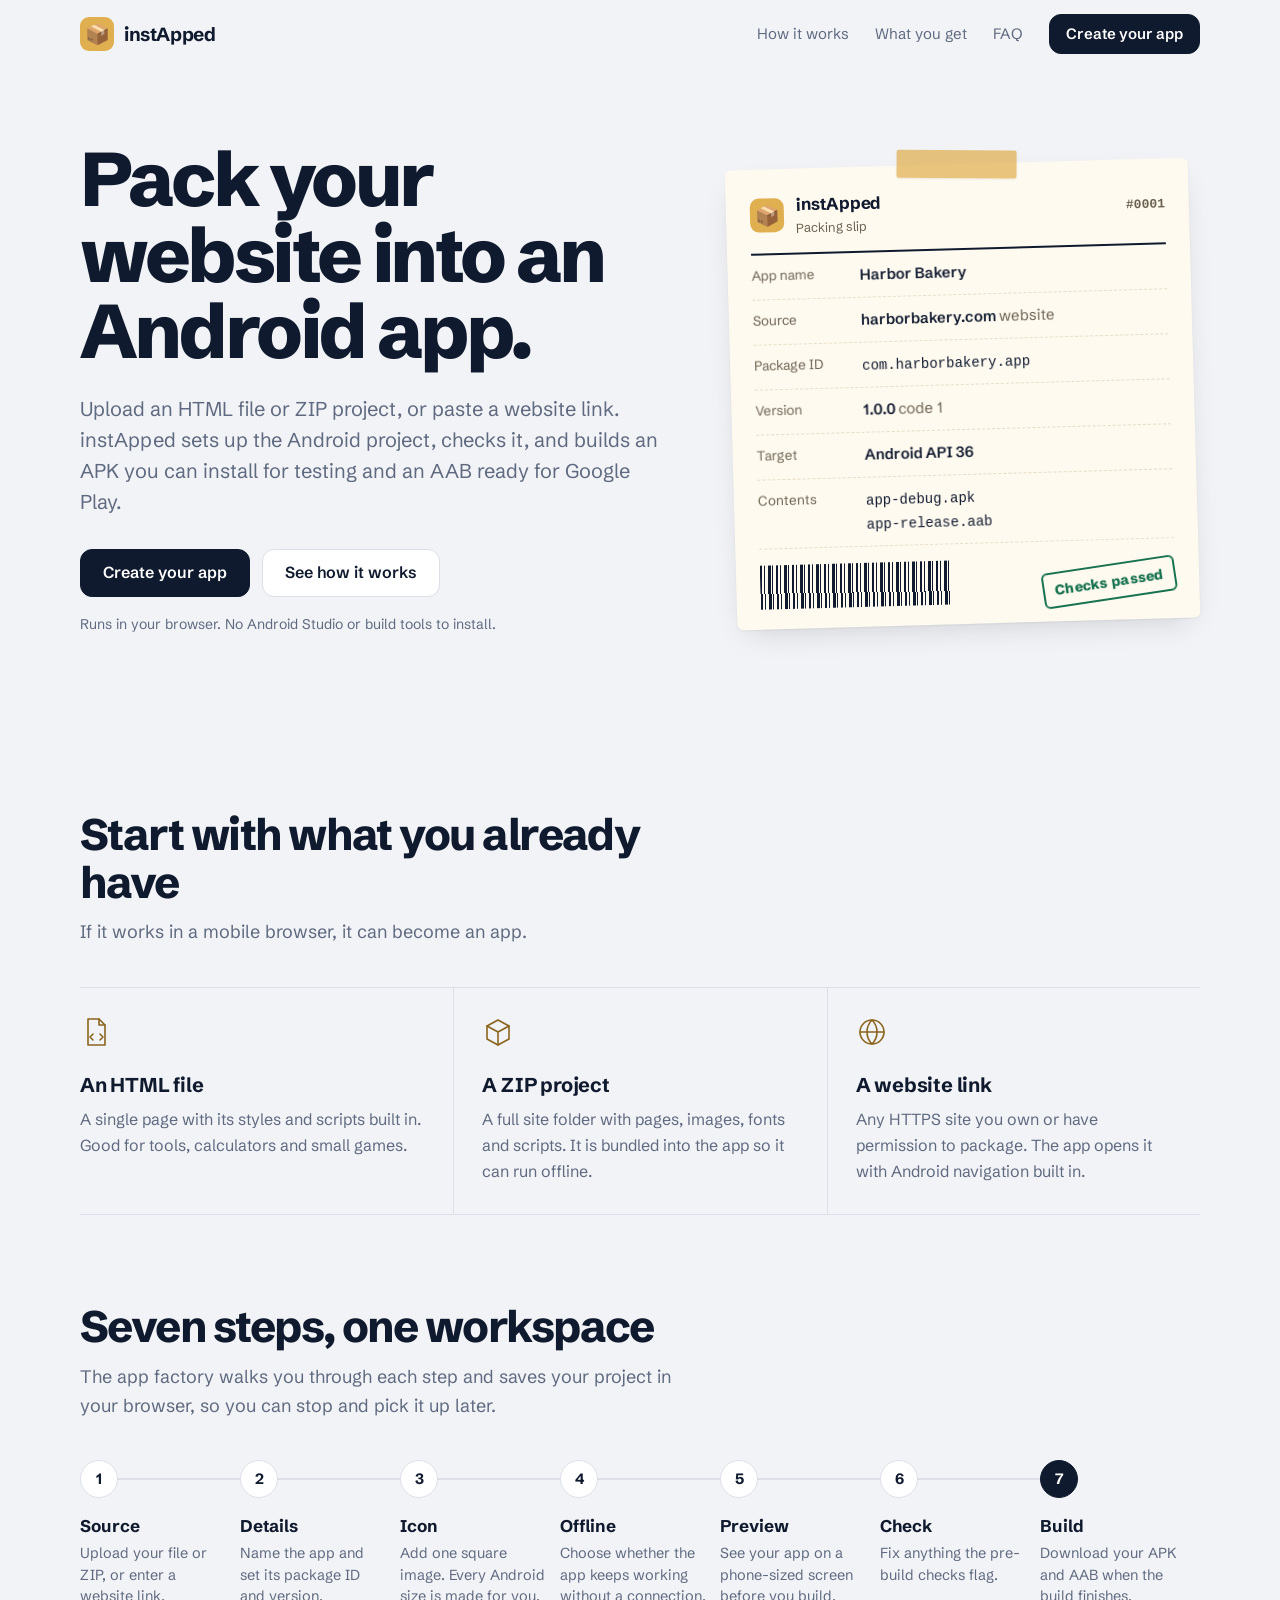
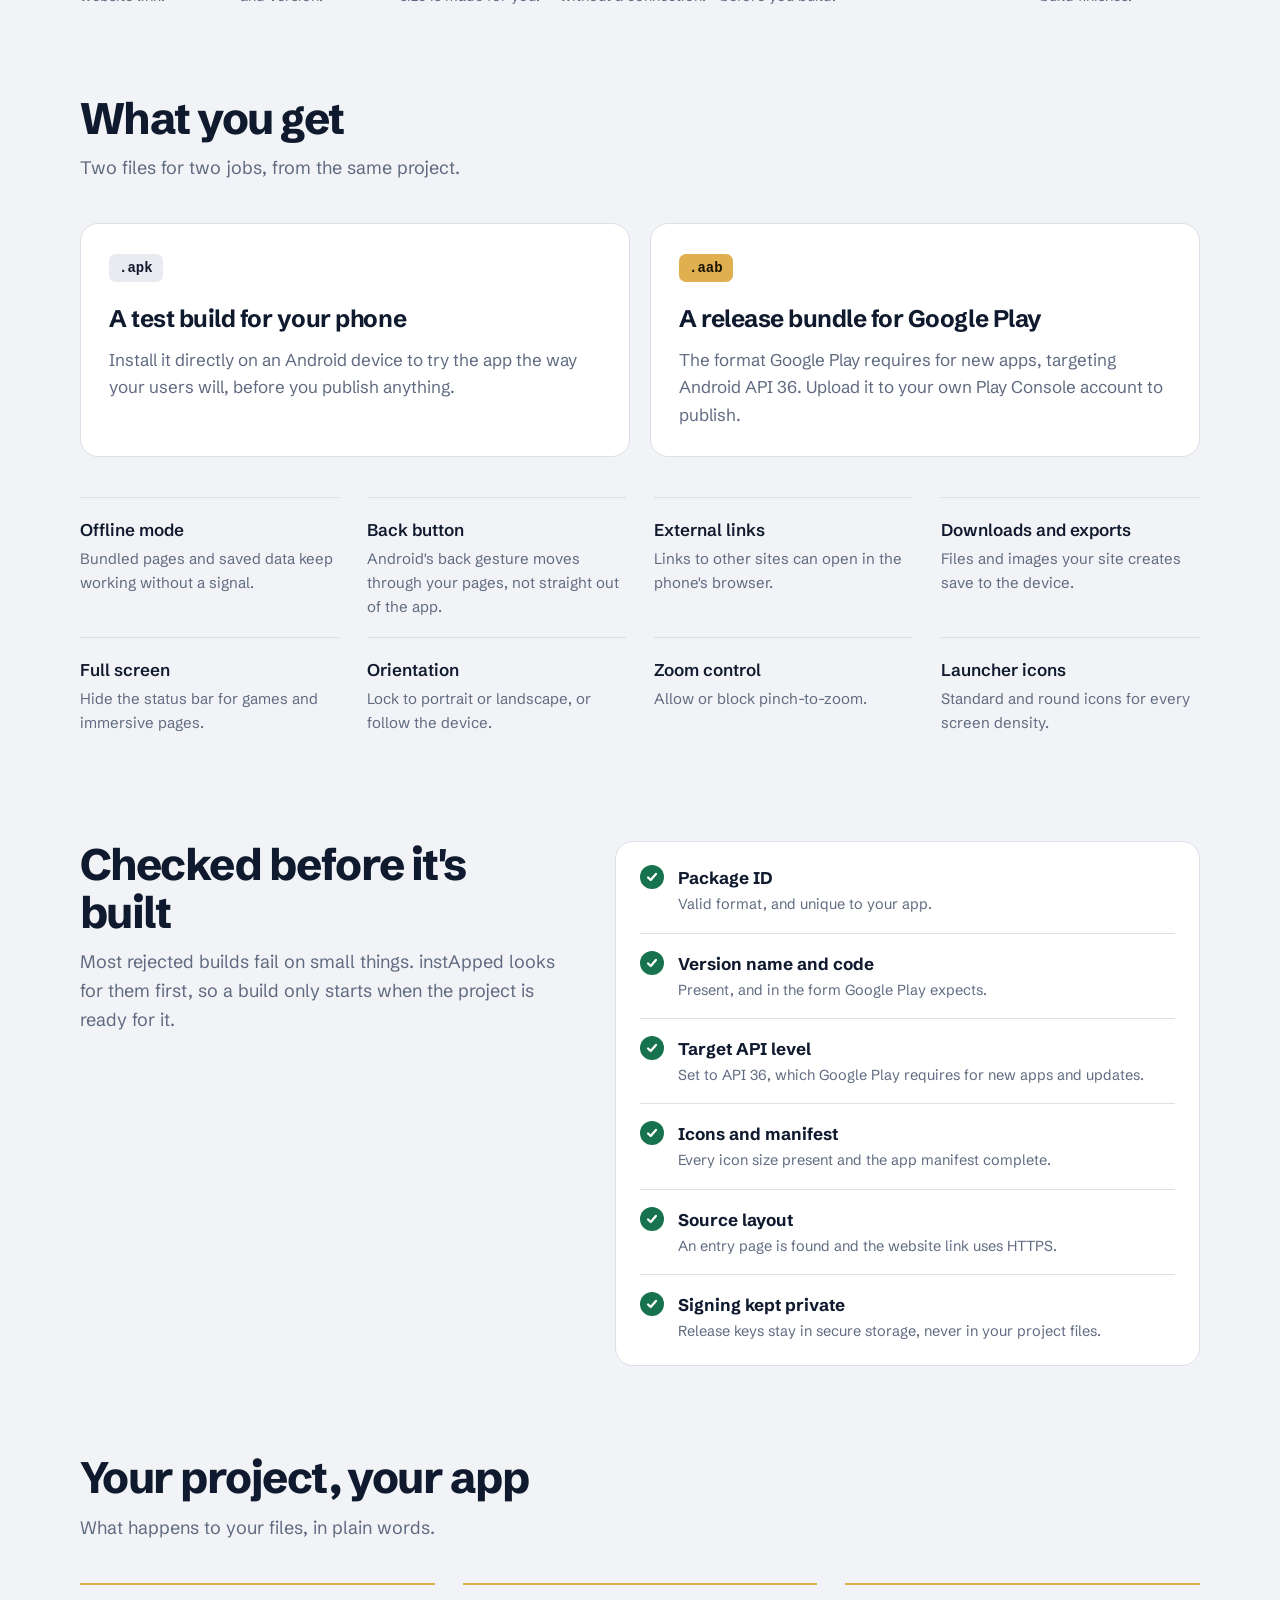
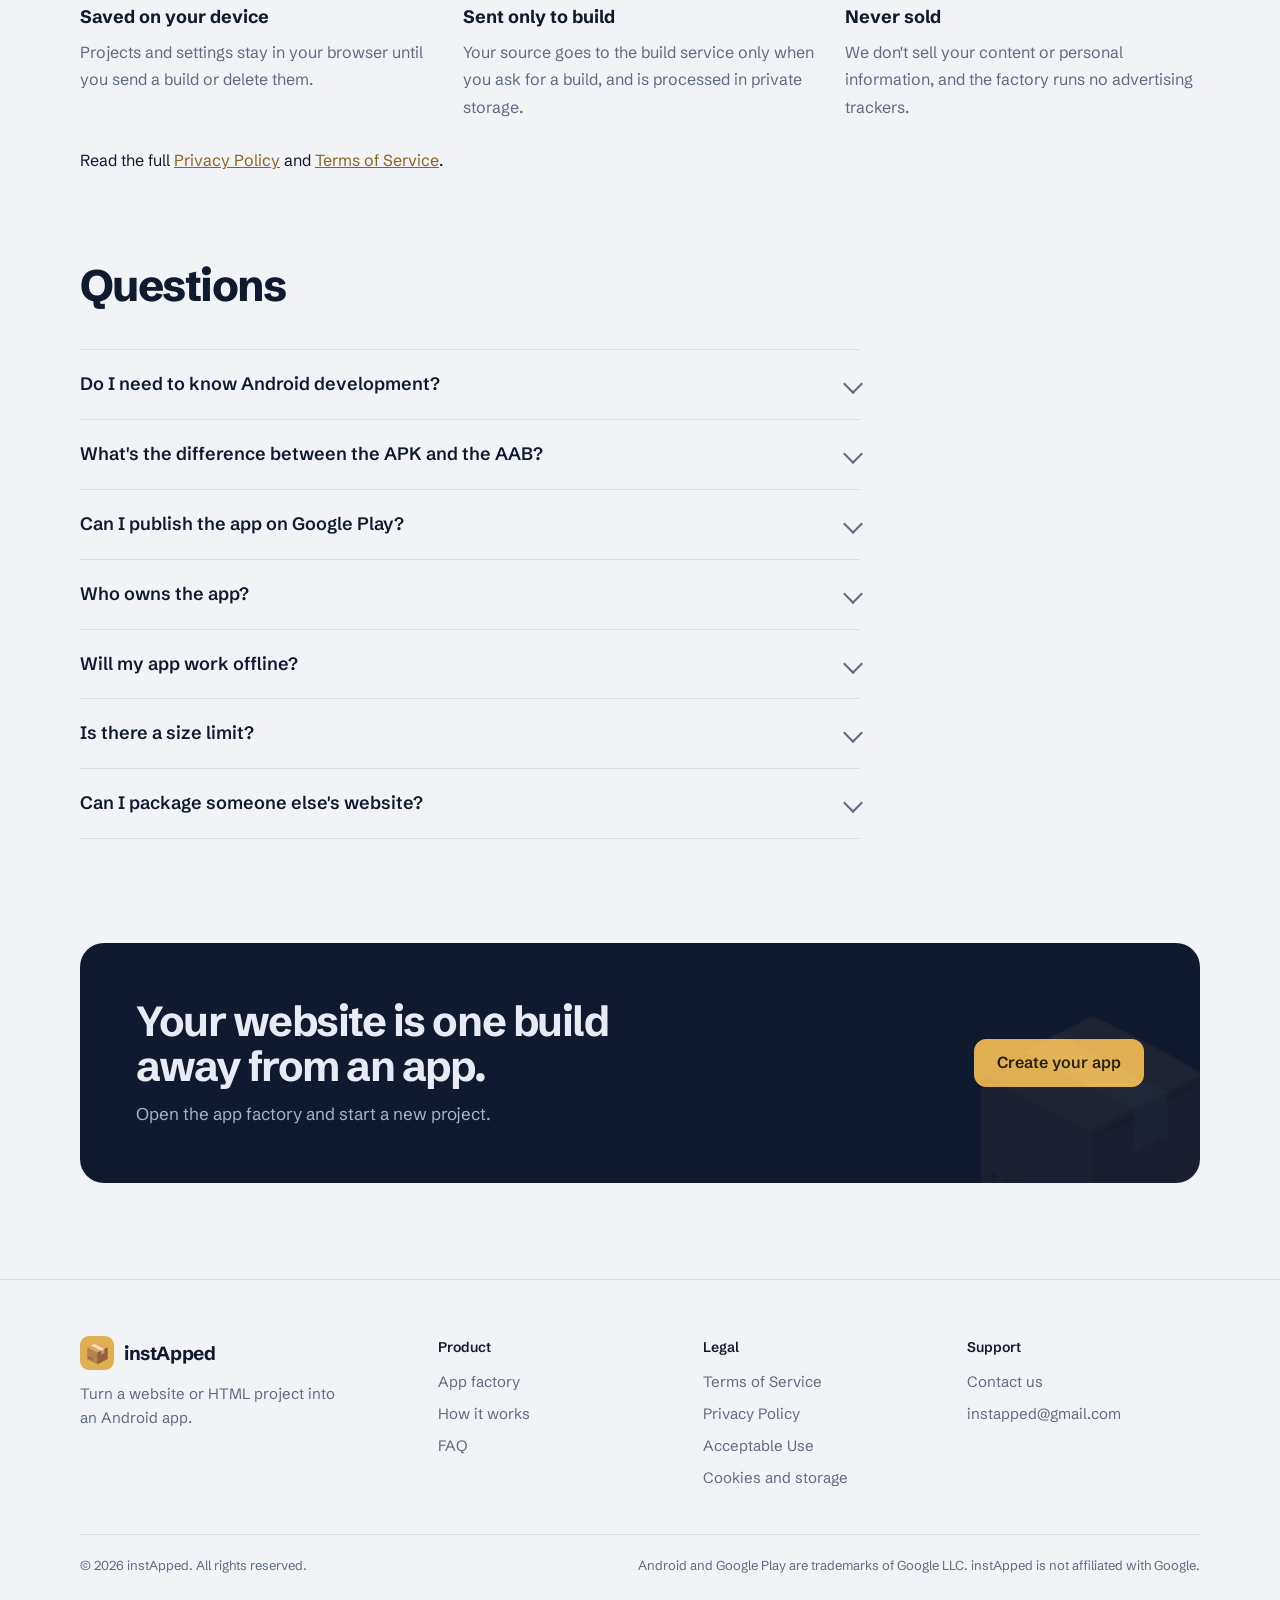
<file: index.html>
<!doctype html>
<html lang="en">
<head>
<meta charset="utf-8">
<meta name="viewport" content="width=device-width,initial-scale=1,viewport-fit=cover">
<title>instApped — Turn your website into an Android app</title>
<meta name="description" content="instApped packages your website, HTML file or ZIP project as an Android app. Preview it, run pre-build checks, and build an APK for testing and an AAB for Google Play.">
<meta name="theme-color" content="#101a2e">
<link rel="canonical" href="https://instapped.com/">
<link rel="icon" href="/assets/favicon.svg" type="image/svg+xml">
<meta property="og:type" content="website">
<meta property="og:site_name" content="instApped">
<meta property="og:title" content="instApped — Turn your website into an Android app">
<meta property="og:description" content="Package a website, HTML file or ZIP project as an Android app. Build an APK for testing and an AAB for Google Play.">
<meta property="og:url" content="https://instapped.com/">
<meta name="twitter:card" content="summary">
<link rel="preconnect" href="https://fonts.googleapis.com">
<link rel="preconnect" href="https://fonts.gstatic.com" crossorigin>
<link href="https://fonts.googleapis.com/css2?family=Schibsted+Grotesk:wght@400;500;600;700;800&display=swap" rel="stylesheet">
<link rel="stylesheet" href="/assets/site.css">
<script type="application/ld+json">
{"@context":"https://schema.org","@type":"SoftwareApplication","name":"instApped","applicationCategory":"DeveloperApplication","operatingSystem":"Web","url":"https://instapped.com/","description":"Packages a website, HTML file or ZIP project as an Android app, with APK and AAB builds.","publisher":{"@type":"Organization","name":"instApped","email":"instapped@gmail.com"}}
</script>
<style>
/* ---------- Hero ---------- */
.hero{display:grid;grid-template-columns:minmax(0,1.1fr) minmax(0,.9fr);gap:64px;align-items:center;padding:72px 0 88px}
.hero h1{font-size:clamp(40px,6.4vw,76px);line-height:1;letter-spacing:-.045em;font-weight:800;margin:0 0 24px;max-width:13ch}
.lead{font-size:clamp(17px,1.6vw,20px);line-height:1.55;color:var(--muted);max-width:52ch;margin:0}
.hero-actions{display:flex;flex-wrap:wrap;gap:12px;margin-top:32px}
.hero-note{margin:16px 0 0;font-size:14px;color:var(--muted)}

/* The packing slip: the one memorable thing on the page */
.slip-stage{position:relative;padding:18px 6px 6px}
.slip{position:relative;margin:0;background:var(--slip);color:#101a2e;border-radius:6px;padding:22px 24px 20px;box-shadow:var(--shadow);transform:rotate(-1.6deg);font-size:15px}
.slip::before{content:"";position:absolute;top:-14px;left:50%;width:120px;height:28px;transform:translateX(-50%) rotate(2deg);background:color-mix(in srgb,#e0b050 72%,transparent);border-radius:2px;box-shadow:0 1px 2px rgba(0,0,0,.08)}
.slip-top{display:flex;align-items:center;gap:12px;padding-bottom:14px;border-bottom:2px solid #101a2e}
.slip-top b{display:block;font-size:17px;letter-spacing:-.01em}
.slip-top small{display:block;color:#6b6250;font-size:13px}
.slip-no{margin-left:auto;font:600 13px/1 var(--mono);color:#6b6250}
.slip dl{margin:0}
.slip .r{display:grid;grid-template-columns:96px minmax(0,1fr);gap:12px;padding:10px 0;border-bottom:1px dashed var(--slip-line)}
.slip dt{color:#6b6250;font-size:13.5px}
.slip dd{margin:0;font-weight:600;overflow-wrap:anywhere}
.slip dd code{font:500 14px/1.4 var(--mono)}
.slip dd span{font-weight:400;color:#6b6250}
.slip-foot{display:flex;align-items:flex-end;justify-content:space-between;gap:16px;padding-top:16px}
.barcode{height:44px;flex:1;max-width:190px;background:repeating-linear-gradient(90deg,#101a2e 0 2px,transparent 2px 4px,#101a2e 4px 5px,transparent 5px 8px,#101a2e 8px 11px,transparent 11px 12px,#101a2e 12px 13px,transparent 13px 16px)}
.stamp{display:inline-block;border:2.5px solid #17724f;color:#17724f;border-radius:6px;padding:5px 10px;font-weight:800;font-size:14px;letter-spacing:.02em;transform:rotate(-7deg)}

/* Page-load sequence: rows fill in, then the stamp lands */
@media (prefers-reduced-motion:no-preference){
  .slip .r{opacity:0;transform:translateY(4px);animation:fill .35s ease-out forwards}
  .slip .r:nth-child(1){animation-delay:.25s}.slip .r:nth-child(2){animation-delay:.45s}
  .slip .r:nth-child(3){animation-delay:.65s}.slip .r:nth-child(4){animation-delay:.85s}
  .slip .r:nth-child(5){animation-delay:1.05s}.slip .r:nth-child(6){animation-delay:1.25s}
  .stamp{opacity:0;animation:stamp .32s cubic-bezier(.2,1.6,.4,1) 1.7s forwards}
}
@keyframes fill{to{opacity:1;transform:none}}
@keyframes stamp{from{opacity:0;transform:rotate(-7deg) scale(1.9)}to{opacity:1;transform:rotate(-7deg) scale(1)}}

/* ---------- Sections ---------- */
section{scroll-margin-top:80px}
.sec{padding:88px 0 0}
.sec-head{max-width:60ch;margin-bottom:40px}
.sec-head h2{font-size:clamp(30px,4vw,44px);line-height:1.08;letter-spacing:-.035em;margin:0 0 12px;font-weight:750}
.sec-head p{margin:0;color:var(--muted);font-size:18px}

/* Sources: three ways in */
.sources{display:grid;grid-template-columns:repeat(3,1fr);border-top:1px solid var(--line);border-bottom:1px solid var(--line)}
.source{padding:28px 28px 30px 0}
.source+.source{padding-left:28px;border-left:1px solid var(--line)}
.source svg{width:32px;height:32px;fill:none;stroke:var(--accent);stroke-width:1.6;stroke-linecap:round;stroke-linejoin:round}
.source h3{font-size:20px;margin:14px 0 6px;letter-spacing:-.01em}
.source p{margin:0;color:var(--muted);font-size:16px}

/* Steps: a real sequence, so numbered */
.steps{list-style:none;margin:0;padding:0;display:grid;grid-template-columns:repeat(7,1fr);gap:0;counter-reset:s}
.steps li{position:relative;padding:0 14px 0 0;counter-increment:s}
.steps li::before{content:counter(s);display:grid;place-items:center;width:36px;height:36px;border-radius:50%;background:var(--surface);border:1.5px solid var(--line);font-weight:700;font-size:15px;position:relative;z-index:1}
.steps li::after{content:"";position:absolute;top:18px;left:36px;right:0;height:1.5px;background:var(--line)}
.steps li:last-child::after{display:none}
.steps li:last-child::before{background:var(--btn);border-color:var(--btn);color:var(--btn-text)}
.steps b{display:block;margin:14px 0 4px;font-size:17px}
.steps span{display:block;color:var(--muted);font-size:14.5px;line-height:1.45}

/* Outputs */
.outputs{display:grid;grid-template-columns:1fr 1fr;gap:20px}
.output{background:var(--surface);border:1px solid var(--line);border-radius:18px;padding:28px}
.output .ext{display:inline-block;font:700 14px/1 var(--mono);padding:7px 10px;border-radius:7px;background:var(--surface-2);color:var(--text)}
.output.release .ext{background:var(--gold);color:#1a1405}
.output h3{font-size:24px;letter-spacing:-.02em;margin:18px 0 8px}
.output p{margin:0;color:var(--muted)}
.behaviors{display:grid;grid-template-columns:repeat(4,1fr);gap:0 28px;margin:40px 0 0;padding:0}
.behaviors div{padding:18px 0;border-top:1px solid var(--line)}
.behaviors dt{font-weight:600;margin:0 0 4px}
.behaviors dd{margin:0;color:var(--muted);font-size:15px}

/* Checks */
.checks{display:grid;grid-template-columns:minmax(0,.9fr) minmax(0,1.1fr);gap:56px;align-items:start}
.checks .sec-head{margin:0}
.checklist{list-style:none;margin:0;padding:6px 24px;background:var(--surface);border:1px solid var(--line);border-radius:18px}
.checklist li{display:flex;gap:14px;align-items:flex-start;padding:16px 0;border-top:1px solid var(--line)}
.checklist li:first-child{border-top:0}
.checklist i{flex:none;width:24px;height:24px;border-radius:50%;background:var(--ok);display:grid;place-items:center;margin-top:1px}
.checklist i svg{width:14px;height:14px;fill:none;stroke:#fff;stroke-width:2.6;stroke-linecap:round;stroke-linejoin:round}
.checklist b{display:block}
.checklist small{display:block;color:var(--muted);font-size:14.5px;margin-top:2px}

/* Privacy in plain words */
.plain{display:grid;grid-template-columns:repeat(3,1fr);gap:28px;margin:0;padding:0;list-style:none}
.plain li{padding-top:18px;border-top:2px solid var(--gold)}
.plain b{display:block;font-size:18px;margin-bottom:6px}
.plain span{color:var(--muted);font-size:16px}
.plain-link{margin:28px 0 0;font-size:16px}

/* FAQ */
.faq{max-width:780px;border-top:1px solid var(--line)}
.faq details{border-bottom:1px solid var(--line)}
.faq summary{list-style:none;cursor:pointer;display:flex;justify-content:space-between;gap:20px;padding:20px 0;font-weight:600;font-size:18px}
.faq summary::-webkit-details-marker{display:none}
.faq summary::after{content:"";flex:none;width:12px;height:12px;margin-top:7px;border-right:2px solid var(--muted);border-bottom:2px solid var(--muted);transform:rotate(45deg);transition:transform .2s}
.faq details[open] summary::after{transform:rotate(-135deg);margin-top:12px}
.faq details p{margin:0 0 22px;color:var(--muted);max-width:66ch}

/* Closing band: navy in both themes, the brand's own colors */
.band{margin-top:104px;background:#101a2e;color:#e8ebf3;border-radius:24px;padding:56px;display:flex;align-items:center;justify-content:space-between;gap:32px;position:relative;overflow:hidden}
.band h2{font-size:clamp(28px,4vw,42px);line-height:1.08;letter-spacing:-.035em;margin:0 0 10px;max-width:18ch}
.band p{margin:0;color:#a8b3ca}
.band .btn.primary{background:#e0b050;border-color:#e0b050;color:#1a1405;flex:none}
.band-box{position:absolute;right:-30px;bottom:-60px;font-size:220px;line-height:1;opacity:.07;pointer-events:none}

@media (max-width:980px){
  .hero{grid-template-columns:1fr;gap:40px;padding:40px 0 56px}
  .slip-stage{max-width:460px}
  .steps{grid-template-columns:1fr;gap:0}
  .steps li{display:grid;grid-template-columns:36px 1fr;column-gap:16px;padding:0 0 22px}
  .steps li::before{grid-row:1/3}
  .steps li::after{top:36px;bottom:0;left:17px;right:auto;width:1.5px;height:auto}
  .steps b{margin:5px 0 2px}
  .behaviors{grid-template-columns:1fr 1fr}
  .checks{grid-template-columns:1fr;gap:28px}
}
@media (max-width:700px){
  body{font-size:16px}
  .sec{padding-top:64px}
  .sources{grid-template-columns:1fr}
  .source,.source+.source{padding:22px 0;border-left:0}
  .source+.source{border-top:1px solid var(--line)}
  .outputs{grid-template-columns:1fr}
  .output{padding:22px}
  .behaviors{grid-template-columns:1fr}
  .plain{grid-template-columns:1fr;gap:22px}
  .band{flex-direction:column;align-items:flex-start;padding:36px 24px;margin-top:72px}
  .band .btn{width:100%}
  .hero-actions .btn{flex:1 1 100%}
  .slip{padding:18px 18px 16px}
  .slip .r{grid-template-columns:84px minmax(0,1fr)}
}
</style>
</head>
<body>
<a class="skip" href="#main">Skip to content</a>

<header class="site-head" id="top">
  <div class="wrap">
    <a class="brand" href="/" aria-label="instApped home"><span class="logo" aria-hidden="true">📦</span>instApped</a>
    <nav class="site-nav" aria-label="Main">
      <a href="#how-it-works">How it works</a>
      <a href="#outputs">What you get</a>
      <a href="#faq">FAQ</a>
      <a class="btn primary small" href="https://create.instapped.com/">Create your app</a>
    </nav>
  </div>
</header>

<main id="main">
  <section class="wrap hero" aria-labelledby="hero-title">
    <div>
      <h1 id="hero-title">Pack your website into an Android app.</h1>
      <p class="lead">Upload an HTML file or ZIP project, or paste a website link. instApped sets up the Android project, checks it, and builds an APK you can install for testing and an AAB ready for Google Play.</p>
      <div class="hero-actions">
        <a class="btn primary" href="https://create.instapped.com/">Create your app</a>
        <a class="btn" href="#how-it-works">See how it works</a>
      </div>
      <p class="hero-note">Runs in your browser. No Android Studio or build tools to install.</p>
    </div>

    <div class="slip-stage">
      <figure class="slip" aria-label="Example packing slip for an app built with instApped">
        <div class="slip-top">
          <span class="logo" aria-hidden="true">📦</span>
          <div><b>instApped</b><small>Packing slip</small></div>
          <span class="slip-no">#0001</span>
        </div>
        <dl>
          <div class="r"><dt>App name</dt><dd>Harbor Bakery</dd></div>
          <div class="r"><dt>Source</dt><dd>harborbakery.com <span>website</span></dd></div>
          <div class="r"><dt>Package ID</dt><dd><code>com.harborbakery.app</code></dd></div>
          <div class="r"><dt>Version</dt><dd>1.0.0 <span>code 1</span></dd></div>
          <div class="r"><dt>Target</dt><dd>Android API 36</dd></div>
          <div class="r"><dt>Contents</dt><dd><code>app-debug.apk</code><br><code>app-release.aab</code></dd></div>
        </dl>
        <div class="slip-foot">
          <div class="barcode" aria-hidden="true"></div>
          <span class="stamp">Checks passed</span>
        </div>
      </figure>
    </div>
  </section>

  <section class="wrap sec" aria-labelledby="sources-title">
    <div class="sec-head">
      <h2 id="sources-title">Start with what you already have</h2>
      <p>If it works in a mobile browser, it can become an app.</p>
    </div>
    <div class="sources">
      <div class="source">
        <svg viewBox="0 0 32 32" aria-hidden="true"><path d="M8 3h11l6 6v20H8z"/><path d="M19 3v6h6"/><path d="m13 18-3 3 3 3M20 18l3 3-3 3"/></svg>
        <h3>An HTML file</h3>
        <p>A single page with its styles and scripts built in. Good for tools, calculators and small games.</p>
      </div>
      <div class="source">
        <svg viewBox="0 0 32 32" aria-hidden="true"><path d="M5 10 16 4l11 6v13l-11 6-11-6z"/><path d="m5 10 11 6 11-6M16 16v13"/></svg>
        <h3>A ZIP project</h3>
        <p>A full site folder with pages, images, fonts and scripts. It is bundled into the app so it can run offline.</p>
      </div>
      <div class="source">
        <svg viewBox="0 0 32 32" aria-hidden="true"><circle cx="16" cy="16" r="12"/><path d="M4 16h24M16 4c4 4 5 8 5 12s-1 8-5 12c-4-4-5-8-5-12s1-8 5-12"/></svg>
        <h3>A website link</h3>
        <p>Any HTTPS site you own or have permission to package. The app opens it with Android navigation built in.</p>
      </div>
    </div>
  </section>

  <section class="wrap sec" id="how-it-works" aria-labelledby="how-title">
    <div class="sec-head">
      <h2 id="how-title">Seven steps, one workspace</h2>
      <p>The app factory walks you through each step and saves your project in your browser, so you can stop and pick it up later.</p>
    </div>
    <ol class="steps">
      <li><b>Source</b><span>Upload your file or ZIP, or enter a website link.</span></li>
      <li><b>Details</b><span>Name the app and set its package ID and version.</span></li>
      <li><b>Icon</b><span>Add one square image. Every Android size is made for you.</span></li>
      <li><b>Offline</b><span>Choose whether the app keeps working without a connection.</span></li>
      <li><b>Preview</b><span>See your app on a phone-sized screen before you build.</span></li>
      <li><b>Check</b><span>Fix anything the pre-build checks flag.</span></li>
      <li><b>Build</b><span>Download your APK and AAB when the build finishes.</span></li>
    </ol>
  </section>

  <section class="wrap sec" id="outputs" aria-labelledby="outputs-title">
    <div class="sec-head">
      <h2 id="outputs-title">What you get</h2>
      <p>Two files for two jobs, from the same project.</p>
    </div>
    <div class="outputs">
      <article class="output">
        <span class="ext">.apk</span>
        <h3>A test build for your phone</h3>
        <p>Install it directly on an Android device to try the app the way your users will, before you publish anything.</p>
      </article>
      <article class="output release">
        <span class="ext">.aab</span>
        <h3>A release bundle for Google Play</h3>
        <p>The format Google Play requires for new apps, targeting Android API 36. Upload it to your own Play Console account to publish.</p>
      </article>
    </div>
    <dl class="behaviors">
      <div><dt>Offline mode</dt><dd>Bundled pages and saved data keep working without a signal.</dd></div>
      <div><dt>Back button</dt><dd>Android's back gesture moves through your pages, not straight out of the app.</dd></div>
      <div><dt>External links</dt><dd>Links to other sites can open in the phone's browser.</dd></div>
      <div><dt>Downloads and exports</dt><dd>Files and images your site creates save to the device.</dd></div>
      <div><dt>Full screen</dt><dd>Hide the status bar for games and immersive pages.</dd></div>
      <div><dt>Orientation</dt><dd>Lock to portrait or landscape, or follow the device.</dd></div>
      <div><dt>Zoom control</dt><dd>Allow or block pinch-to-zoom.</dd></div>
      <div><dt>Launcher icons</dt><dd>Standard and round icons for every screen density.</dd></div>
    </dl>
  </section>

  <section class="wrap sec" aria-labelledby="checks-title">
    <div class="checks">
      <div class="sec-head">
        <h2 id="checks-title">Checked before it's built</h2>
        <p>Most rejected builds fail on small things. instApped looks for them first, so a build only starts when the project is ready for it.</p>
      </div>
      <ul class="checklist">
        <li><i><svg viewBox="0 0 16 16"><path d="m3.5 8.5 3 3 6-7"/></svg></i><div><b>Package ID</b><small>Valid format, and unique to your app.</small></div></li>
        <li><i><svg viewBox="0 0 16 16"><path d="m3.5 8.5 3 3 6-7"/></svg></i><div><b>Version name and code</b><small>Present, and in the form Google Play expects.</small></div></li>
        <li><i><svg viewBox="0 0 16 16"><path d="m3.5 8.5 3 3 6-7"/></svg></i><div><b>Target API level</b><small>Set to API 36, which Google Play requires for new apps and updates.</small></div></li>
        <li><i><svg viewBox="0 0 16 16"><path d="m3.5 8.5 3 3 6-7"/></svg></i><div><b>Icons and manifest</b><small>Every icon size present and the app manifest complete.</small></div></li>
        <li><i><svg viewBox="0 0 16 16"><path d="m3.5 8.5 3 3 6-7"/></svg></i><div><b>Source layout</b><small>An entry page is found and the website link uses HTTPS.</small></div></li>
        <li><i><svg viewBox="0 0 16 16"><path d="m3.5 8.5 3 3 6-7"/></svg></i><div><b>Signing kept private</b><small>Release keys stay in secure storage, never in your project files.</small></div></li>
      </ul>
    </div>
  </section>

  <section class="wrap sec" aria-labelledby="privacy-title">
    <div class="sec-head">
      <h2 id="privacy-title">Your project, your app</h2>
      <p>What happens to your files, in plain words.</p>
    </div>
    <ul class="plain">
      <li><b>Saved on your device</b><span>Projects and settings stay in your browser until you send a build or delete them.</span></li>
      <li><b>Sent only to build</b><span>Your source goes to the build service only when you ask for a build, and is processed in private storage.</span></li>
      <li><b>Never sold</b><span>We don't sell your content or personal information, and the factory runs no advertising trackers.</span></li>
    </ul>
    <p class="plain-link">Read the full <a href="/privacy-policy.html">Privacy Policy</a> and <a href="/terms.html">Terms of Service</a>.</p>
  </section>

  <section class="wrap sec" id="faq" aria-labelledby="faq-title">
    <div class="sec-head">
      <h2 id="faq-title">Questions</h2>
    </div>
    <div class="faq">
      <details>
        <summary>Do I need to know Android development?</summary>
        <p>No. instApped prepares the Android project and runs the build in the cloud. You need your web project, an app name and an icon.</p>
      </details>
      <details>
        <summary>What's the difference between the APK and the AAB?</summary>
        <p>The APK installs directly on a phone, so use it for testing. The AAB is the format Google Play requires when you publish. Both come from the same project.</p>
      </details>
      <details>
        <summary>Can I publish the app on Google Play?</summary>
        <p>Yes. Upload the AAB to your own Google Play Console account. You publish under your own developer name and are responsible for the store listing, content rating and the privacy disclosures Google Play asks for.</p>
      </details>
      <details>
        <summary>Who owns the app?</summary>
        <p>You do. You keep the rights to your content and to the app built from it. See the <a href="/terms.html">Terms of Service</a> for details.</p>
      </details>
      <details>
        <summary>Will my app work offline?</summary>
        <p>HTML and ZIP projects are bundled into the app and can run fully offline. Website-link apps need a connection for pages that aren't already cached. You choose the offline setting in step four.</p>
      </details>
      <details>
        <summary>Is there a size limit?</summary>
        <p>Uploaded HTML and ZIP projects can be up to about 21 MB. Website-link apps have no upload limit, because the site is loaded rather than uploaded.</p>
      </details>
      <details>
        <summary>Can I package someone else's website?</summary>
        <p>Only if you have permission. Packaging sites or content you don't have the rights to is not allowed. See the <a href="/acceptable-use.html">Acceptable Use Policy</a>.</p>
      </details>
    </div>
  </section>

  <section class="wrap" aria-labelledby="cta-title">
    <div class="band">
      <div>
        <h2 id="cta-title">Your website is one build away from an app.</h2>
        <p>Open the app factory and start a new project.</p>
      </div>
      <a class="btn primary" href="https://create.instapped.com/">Create your app</a>
      <span class="band-box" aria-hidden="true">📦</span>
    </div>
  </section>
</main>

<footer class="site-foot">
  <div class="wrap">
    <div class="foot-grid">
      <div class="foot-about">
        <a class="brand" href="/"><span class="logo" aria-hidden="true">📦</span>instApped</a>
        <p>Turn a website or HTML project into an Android app.</p>
      </div>
      <div>
        <h2>Product</h2>
        <ul>
          <li><a href="https://create.instapped.com/">App factory</a></li>
          <li><a href="/#how-it-works">How it works</a></li>
          <li><a href="/#faq">FAQ</a></li>
        </ul>
      </div>
      <div>
        <h2>Legal</h2>
        <ul>
          <li><a href="/terms.html">Terms of Service</a></li>
          <li><a href="/privacy-policy.html">Privacy Policy</a></li>
          <li><a href="/acceptable-use.html">Acceptable Use</a></li>
          <li><a href="/cookies.html">Cookies and storage</a></li>
        </ul>
      </div>
      <div>
        <h2>Support</h2>
        <ul>
          <li><a href="/contact.html">Contact us</a></li>
          <li><a href="mailto:instapped@gmail.com">instapped@gmail.com</a></li>
        </ul>
      </div>
    </div>
    <div class="foot-base">
      <p>© <span data-year>2026</span> instApped. All rights reserved.</p>
      <p>Android and Google Play are trademarks of Google LLC. instApped is not affiliated with Google.</p>
    </div>
  </div>
</footer>

<script>
document.querySelectorAll("[data-year]").forEach(e=>e.textContent=new Date().getFullYear());
const head=document.querySelector(".site-head");
const onScroll=()=>head.classList.toggle("scrolled",scrollY>8);
addEventListener("scroll",onScroll,{passive:true});onScroll();
</script>
</body>
</html>
</file>
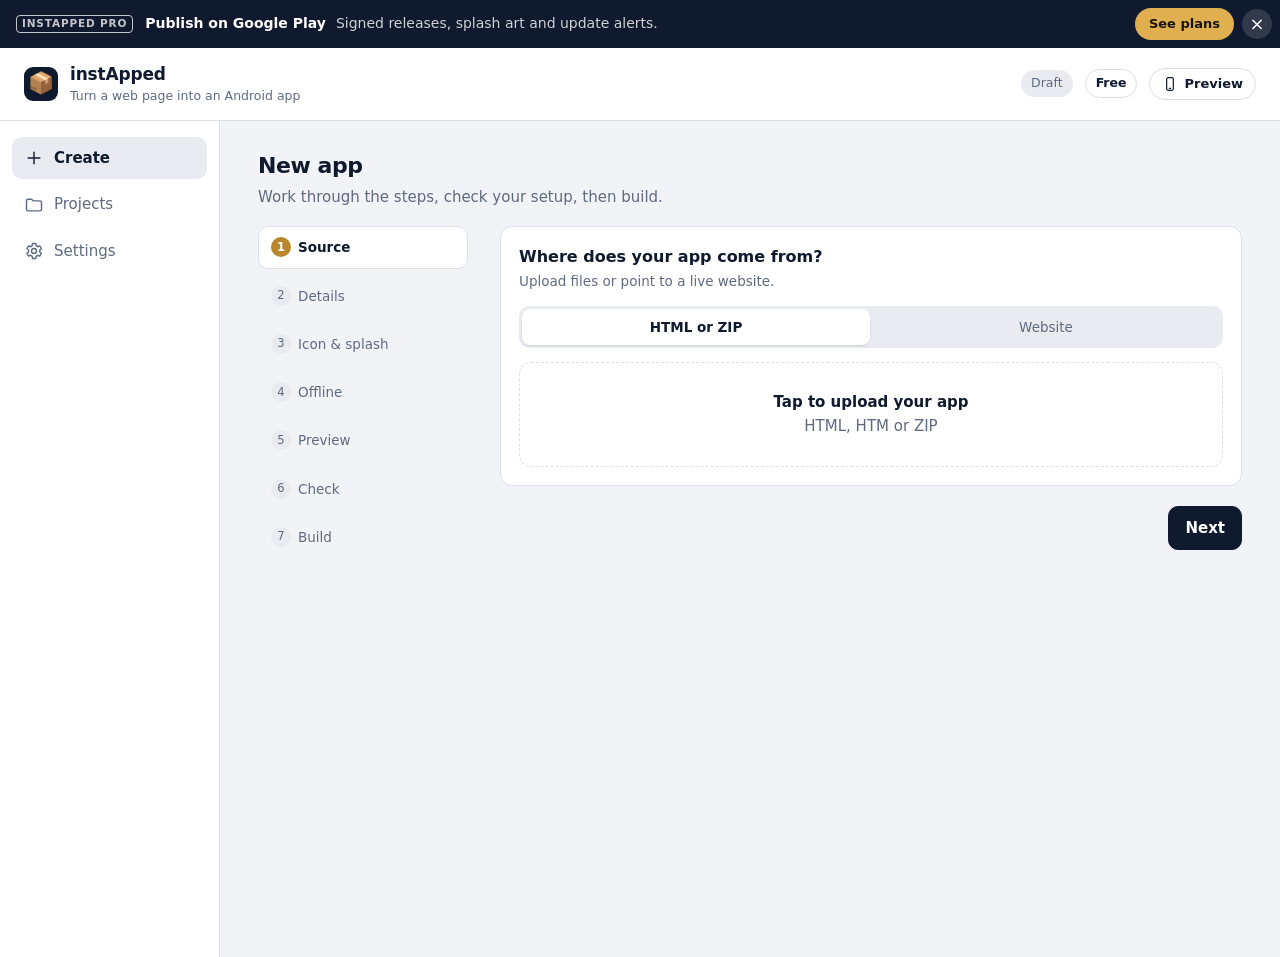
<file: factory/index.html>
<!doctype html>
<html lang="en">
<head>
<meta charset="utf-8">
<meta name="viewport" content="width=device-width,initial-scale=1,viewport-fit=cover">
<meta name="theme-color" content="#101a2e">
<meta name="description" content="instApped turns your website or HTML project into an Android app. Build test APKs free; publish signed Google Play releases with Pro.">
<meta name="referrer" content="strict-origin-when-cross-origin">
<meta property="og:title" content="instApped — turn a web page into an Android app">
<meta property="og:description" content="Build Android apps from HTML, ZIP or a website. Free to start.">
<meta property="og:url" content="https://create.instapped.com/">
<link rel="icon" href="data:image/svg+xml,%3Csvg xmlns='http://www.w3.org/2000/svg' viewBox='0 0 64 64'%3E%3Crect width='64' height='64' rx='14' fill='%23101a2e'/%3E%3Ctext x='32' y='44' font-size='34' text-anchor='middle'%3E%F0%9F%93%A6%3C/text%3E%3C/svg%3E">
<title>instApped — turn a web page into an Android app</title>
<style>
:root{--bg:#f2f3f6;--s:#fff;--s2:#e9ebf0;--b:#dcdfe7;--t:#101a2e;--m:#5f6a80;--p:#101a2e;--pt:#fff;--a:#b8862b;--ok:#17724f;--w:#9a5b08;--e:#b3261e;--r:12px;--nav:64px;color-scheme:light}
:root[data-theme=dark]{--bg:#0b101d;--s:#141b2d;--s2:#1c2540;--b:#263050;--t:#e8ebf3;--m:#94a0b8;--p:#e0b050;--pt:#1a1405;--a:#e0b050;--ok:#5ccf9e;--w:#e8b04a;--e:#ff8a80;color-scheme:dark}
*{box-sizing:border-box;margin:0}
html{height:100%;-webkit-text-size-adjust:100%}
body{min-height:100%;overflow-x:hidden;overscroll-behavior-y:none}
[hidden]{display:none!important}
body{font:15px/1.5 system-ui,-apple-system,"Segoe UI",Roboto,sans-serif;background:var(--bg);color:var(--t);-webkit-tap-highlight-color:transparent}
button,input,select{font:inherit;color:inherit}
button{cursor:pointer}
:focus-visible{outline:2px solid var(--a);outline-offset:2px}
.app{display:grid;grid-template-rows:auto 1fr;grid-template-columns:minmax(0,1fr);min-height:100vh;min-height:100dvh}
header{position:sticky;top:0;z-index:30;display:flex;align-items:center;gap:12px;padding:14px 24px;padding-top:calc(14px + env(safe-area-inset-top,0px));background:var(--s);border-bottom:1px solid var(--b)}
.logo{width:34px;height:34px;border-radius:9px;background:var(--p);display:grid;place-items:center;flex:none;font-size:21px;line-height:1}
.logo svg{width:20px;height:20px;fill:none;stroke:var(--pt);stroke-width:1.8;stroke-linejoin:round}
header h1{font-size:17px;letter-spacing:-.01em}
header p{font-size:12.5px;color:var(--m)}
.pill{margin-left:auto;font-size:12.5px;padding:4px 10px;border-radius:99px;background:var(--s2);color:var(--m);white-space:nowrap;min-width:0;flex:0 1 auto;overflow:hidden;text-overflow:ellipsis}
header>*{min-width:0}header>.logo,header>.logo+div,header>.planchip,header>.hbtn{flex:none}
/* Never let one long line (an error, a URL, a build ID) widen the page and make phones zoom out. */
html,body{overflow-x:clip;max-width:100%}.log>div,.toast,.pwhy,.chk small{overflow-wrap:anywhere}
.pill.ok{color:var(--ok)}.pill.run{color:var(--w)}.pill.err{color:var(--e)}
.shell{display:grid;grid-template-columns:220px minmax(0,1fr);min-width:0}
nav{padding:16px 12px;border-right:1px solid var(--b);display:flex;flex-direction:column;gap:4px;background:var(--s);position:sticky;top:64px;align-self:start;height:calc(100vh - 64px);height:calc(100dvh - 64px)}
nav button{display:flex;align-items:center;gap:10px;padding:10px 12px;border:0;background:none;border-radius:10px;color:var(--m);text-align:left}
nav button svg{width:20px;height:20px;fill:none;stroke:currentColor;stroke-width:1.7;stroke-linecap:round;stroke-linejoin:round;flex:none}
nav button.on{background:var(--s2);color:var(--t);font-weight:600}
main{padding:28px 28px 48px;max-width:1040px;width:100%;min-width:0;margin:0 auto}
.view{display:none}.view.on{display:block}
h2{font-size:22px;letter-spacing:-.02em;margin-bottom:4px}
.sub{color:var(--m);margin-bottom:18px}
.steps{display:flex;gap:6px;overflow-x:auto;padding-bottom:10px;margin-bottom:6px;scrollbar-width:none}
.steps button{flex:none;display:flex;align-items:center;gap:7px;padding:7px 12px;border-radius:99px;border:1px solid var(--b);background:var(--s);color:var(--m);font-size:13.5px}
.steps button i{font-style:normal;width:20px;height:20px;border-radius:50%;background:var(--s2);display:grid;place-items:center;font-size:11.5px}
.steps button.on{border-color:var(--a);color:var(--t);font-weight:600}
.steps button.on i{background:var(--a);color:#fff}
.steps button.done i{background:var(--ok);color:#fff}
.bar{height:3px;background:var(--s2);border-radius:3px;margin-bottom:20px;overflow:hidden}
.bar div{height:100%;background:var(--a);width:0;transition:width .25s}
.card{min-width:0;background:var(--s);border:1px solid var(--b);border-radius:var(--r);padding:18px;margin-bottom:14px}
.card h3{font-size:16px;margin-bottom:2px}
.psub{border-top:1px solid var(--b);margin-top:14px;padding-top:14px}.psub h3{font-size:15px}#plansDlg .plans{margin:12px 0}
.card>p.h,.psub>p.h{color:var(--m);font-size:13.5px;margin-bottom:14px}

.pdh{display:flex;gap:12px;align-items:flex-start;justify-content:space-between}.pdh .h{color:var(--m);font-size:13.5px}
.pwhy{border:1px solid var(--a);background:color-mix(in srgb,var(--a) 12%,transparent);border-radius:10px;padding:10px 12px;font-size:14px;font-weight:600;margin:12px 0 0}
.plan.need{border-color:var(--a);box-shadow:0 0 0 2px var(--a)}
.planentry{display:flex;gap:14px;align-items:center;justify-content:space-between;flex-wrap:wrap;border-color:var(--a);background:linear-gradient(135deg,color-mix(in srgb,var(--a) 14%,var(--s)),var(--s))}.planentry>div{flex:1;min-width:200px}.planentry .h{margin-bottom:0!important}

.step{display:none}.step.on,.all .step{display:block}
.all .steps,.all .bar,.all .foot{display:none}
.all .step{margin-bottom:6px}
label.f{display:block;margin-bottom:12px;font-size:13.5px;color:var(--m)}
label.f input,label.f select,.inp{display:block;width:100%;margin-top:5px;padding:11px 12px;border:1px solid var(--b);border-radius:10px;background:var(--bg);color:var(--t);font-size:16px}
label.f input:focus,.inp:focus{border-color:var(--a);outline:0;box-shadow:0 0 0 3px color-mix(in srgb,var(--a) 25%,transparent)}
.grid{display:grid;grid-template-columns:1fr 1fr;gap:0 12px}
.seg{display:flex;background:var(--s2);border-radius:10px;padding:3px;gap:2px;margin-bottom:14px}
.seg button{flex:1;border:0;background:none;padding:8px 6px;border-radius:8px;color:var(--m);font-size:13.5px}
.seg button.on{background:var(--s);color:var(--t);font-weight:600;box-shadow:0 1px 2px rgba(0,0,0,.12)}
.row{display:flex;align-items:center;justify-content:space-between;gap:14px;padding:12px 0;border-top:1px solid var(--b)}
.row:first-of-type{border-top:0}
.row b{font-weight:500;display:block}.row small{color:var(--m);font-size:12.5px}
.sw{appearance:none;width:42px;height:25px;border-radius:99px;background:var(--b);position:relative;flex:none;cursor:pointer;transition:background .15s}
.sw::after{content:"";position:absolute;top:3px;left:3px;width:19px;height:19px;border-radius:50%;background:#fff;transition:transform .15s}
.sw:checked{background:var(--ok)}.sw:checked::after{transform:translateX(17px)}
.drop{display:block;border:1.5px dashed var(--b);border-radius:var(--r);padding:28px 16px;text-align:center;cursor:pointer;color:var(--m)}
.drop:hover,.drop.over{border-color:var(--a);background:var(--s2)}
.drop b{display:block;color:var(--t);margin-bottom:2px}
.drop input{display:none}
.btn{display:inline-flex;align-items:center;justify-content:center;min-height:44px;text-decoration:none;color:var(--t);border:1px solid var(--b);background:var(--s);padding:10px 16px;border-radius:10px;font-weight:500}
.btn.pri{background:var(--p);color:var(--pt);border-color:var(--p);font-weight:600}
.btn.sm{padding:6px 12px;font-size:13px;min-height:36px}
.btn:disabled{opacity:.5;cursor:not-allowed}
.btn.dng{color:var(--e)}
.foot{display:flex;justify-content:space-between;gap:10px;margin-top:6px}
.icons{display:flex;gap:14px;align-items:flex-end;margin-top:14px}
.icons div{text-align:center;font-size:12px;color:var(--m)}
.icons canvas,.icons span{display:block;background:var(--s2);margin-bottom:4px}
.dev{position:relative;background:var(--s2);border-radius:10px;padding:12px;font:12.5px/1.6 ui-monospace,Menlo,Consolas,monospace;overflow-x:auto;white-space:pre;margin-top:12px}
.phone{width:min(300px,100%);aspect-ratio:9/17;margin:0 auto;border:8px solid var(--t);border-radius:30px;overflow:hidden;background:#fff;position:relative}
.phone iframe{width:100%;height:100%;border:0;background:#fff}
.empty{display:grid;place-items:center;height:100%;color:#777;text-align:center;padding:20px;font-size:13.5px}
.chk{display:flex;gap:10px;padding:10px 0;border-top:1px solid var(--b);align-items:flex-start}
.chk:first-child{border-top:0}
.dot{width:20px;height:20px;border-radius:50%;flex:none;margin-top:2px;display:grid;place-items:center;color:#fff;font-size:12px;background:var(--b)}
.dot.ok{background:var(--ok)}.dot.warn{background:var(--w)}.dot.fail{background:var(--e)}
.chk small{display:block;color:var(--m);font-size:12.5px}
.log{font:12.5px/1.7 ui-monospace,Menlo,Consolas,monospace;color:var(--m);max-height:200px;overflow:auto;margin-top:12px}
.log .ok{color:var(--ok)}.log .err{color:var(--e)}
.prog{height:6px;background:var(--s2);border-radius:6px;overflow:hidden;margin-top:12px;display:none}
.prog div{height:100%;width:0;background:var(--a);transition:width .4s}
.dl{display:none;gap:10px;margin-top:14px;flex-wrap:wrap}
.pc{display:flex;gap:14px;align-items:center;padding:14px 0;border-top:1px solid var(--b)}.pc>*{min-width:0}.pc small,.pc .meta{overflow-wrap:anywhere}
.pc:first-child{border-top:0}
.pc img,.pc .ph{width:48px;height:48px;border-radius:11px;background:var(--s2);object-fit:cover;flex:none}
.pc div.i{flex:1;min-width:0}
.pc b{display:block;overflow:hidden;text-overflow:ellipsis;white-space:nowrap}
.pc small{color:var(--m);font-size:12.5px}
.pc .acts{display:flex;gap:6px;flex-wrap:wrap;justify-content:flex-end}
.tag{font-size:11.5px;padding:2px 8px;border-radius:99px;background:var(--s2);color:var(--m);margin-left:6px}
.tag.ok{color:var(--ok)}.tag.err{color:var(--e)}
.soon{display:flex;gap:10px;align-items:center;padding:10px 0;border-top:1px solid var(--b);color:var(--m)}
.soon:first-of-type{border-top:0}
.toast{position:fixed;left:50%;max-width:calc(100vw - 32px);bottom:calc(var(--nav) + 18px + env(safe-area-inset-bottom,0px));transform:translate(-50%,20px);background:var(--t);color:var(--bg);padding:10px 16px;border-radius:10px;font-size:14px;opacity:0;pointer-events:none;transition:.2s;z-index:50}
.toast.on{opacity:1;transform:translate(-50%,0)}
.row{cursor:pointer}
.view:not(#v-create){max-width:720px}
#next{margin-left:auto}
@media(min-width:1000px) and (hover:hover){
#v-create.on:not(.all){display:grid;grid-template-columns:210px minmax(0,1fr);column-gap:32px;align-content:start}
#v-create>h2,#v-create>.sub{grid-column:1/-1}
#v-create>.step,#v-create>.foot{grid-column:2}
#v-create>.steps{grid-column:1;grid-row:3/span 12;flex-direction:column;overflow:visible;position:sticky;top:96px;align-self:start;margin:0}
#v-create>.steps button{border-radius:10px;border-color:transparent;background:none;padding:10px 12px;width:100%}
#v-create>.steps button.on{background:var(--s);border-color:var(--b)}
#v-create>.bar{display:none}
}
@media(max-width:760px),(pointer:coarse) and (max-width:1024px){
:root{--nav:60px}
.shell{grid-template-columns:minmax(0,1fr)}
nav{position:fixed;top:auto;left:0;right:0;bottom:0;z-index:40;height:calc(var(--nav) + env(safe-area-inset-bottom,0px));flex-direction:row;justify-content:space-around;gap:0;border-right:0;border-top:1px solid var(--b);padding:0 6px env(safe-area-inset-bottom,0px)}
nav button{flex:1;flex-direction:column;justify-content:center;gap:2px;font-size:11.5px;padding:0;border-radius:0}
nav button.on{background:none;color:var(--t)}
nav button.on svg{stroke:var(--a);stroke-width:2.2}
main{padding:16px 16px calc(var(--nav) + 100px + env(safe-area-inset-bottom,0px))}
header{padding:10px 16px;padding-top:calc(10px + env(safe-area-inset-top,0px))}
header p{display:none}
h2{font-size:24px}
.grid{grid-template-columns:1fr}
.card{padding:16px;border-radius:16px}
.steps{margin:0 -16px 8px;padding:0 16px 8px}
.steps button{min-height:40px}
.foot{position:fixed;left:0;right:0;bottom:calc(var(--nav) + env(safe-area-inset-bottom,0px));z-index:35;margin:0;padding:10px 16px;background:var(--s);border-top:1px solid var(--b)}
.foot .btn{flex:1}
.pc{flex-wrap:wrap}.pc .acts{width:100%;justify-content:flex-start}
.btn.sm,.seg button{min-height:40px}
.row{padding:14px 0}
.toast{bottom:calc(var(--nav) + 84px + env(safe-area-inset-bottom,0px))}
}
/* ---- Added: header preview button ---- */
.hbtn{display:inline-flex;align-items:center;gap:6px;border:1px solid var(--b);background:var(--s);color:var(--t);border-radius:99px;padding:5px 12px;font-size:13px;font-weight:600;min-height:32px;flex:none}
.hbtn svg{width:16px;height:16px;fill:none;stroke:currentColor;stroke-width:1.8;stroke-linecap:round;stroke-linejoin:round}
.hbtn.on{border-color:var(--a);color:var(--a)}
/* ---- Added: preview panel ---- */
.pv{position:fixed;top:0;right:0;bottom:0;width:min(400px,100%);z-index:45;background:var(--s);border-left:1px solid var(--b);display:flex;flex-direction:column;transform:translateX(105%);transition:transform .22s ease;box-shadow:-12px 0 40px rgba(0,0,0,.12);visibility:hidden}
.pv.on{transform:none;visibility:visible}
.pvh{display:flex;align-items:center;gap:8px;padding:12px 14px;padding-top:calc(12px + env(safe-area-inset-top,0px));border-bottom:1px solid var(--b)}
.pvh h3{font-size:15px;flex:1}
.pvb{flex:1;overflow:auto;padding:16px 14px calc(16px + env(safe-area-inset-bottom,0px));display:flex;flex-direction:column;align-items:center;gap:12px}
.pvdim{position:fixed;inset:0;background:rgba(5,10,20,.45);z-index:44;opacity:0;pointer-events:none;transition:opacity .2s}
.pvdim.on{opacity:1;pointer-events:auto}
#stage{width:100%;display:flex;flex-direction:column;align-items:center;gap:12px}
.pvtools{display:flex;gap:6px;flex-wrap:wrap;justify-content:center}
.pvsel{padding:6px 10px;border:1px solid var(--b);border-radius:10px;background:var(--bg);color:var(--t);font-size:13px;min-height:36px}
.pvnote{font-size:12.5px;color:var(--m);text-align:center;max-width:340px;min-height:1em}
.pvchk{width:100%;border-top:1px solid var(--b);padding-top:12px;font-size:13.5px}
.pvchk .chk{padding:8px 0}
.away{display:grid;place-items:center;gap:10px;text-align:center;color:var(--m);padding:28px 10px;font-size:13.5px}
.phone{display:flex;flex-direction:column}
.phone .sb{height:22px;flex:none;display:flex;align-items:center;justify-content:space-between;padding:0 14px;font-size:11px;font-weight:600;background:#080b14;color:#fff}
.phone iframe{flex:1;height:auto;min-height:0}
.phone .empty{flex:1;height:auto}
.phone.full .sb{display:none}
.phone.small{width:min(250px,100%)}
.phone.land{aspect-ratio:17/9;width:min(520px,100%)}
.phone.tab{aspect-ratio:3/4;width:min(340px,100%);border-radius:22px}
.phone.tab.land{aspect-ratio:4/3;width:min(520px,100%)}
.splash{position:absolute;inset:0;display:flex;flex-direction:column;align-items:center;justify-content:center;gap:10px;background:#080b14;color:#fff;font-weight:700;font-size:14px;transition:opacity .35s;z-index:2}
.splash img{width:64px;height:64px;border-radius:16px}
.splash.out{opacity:0;pointer-events:none}
@media(min-width:1000px) and (hover:hover){body.pv-open .app{padding-right:400px}.pvdim{display:none}}
@media(max-width:999px),(hover:none){.pv{top:auto;left:0;width:100%;height:88vh;height:88dvh;border-left:0;border-top:1px solid var(--b);border-radius:18px 18px 0 0;transform:translateY(105%)}}
/* ---- Added: live checks ---- */
.steps button.bad i{background:var(--e);color:#fff}
.chk>div{flex:1;min-width:0}
.chk .fix{flex:none}
/* ---- Added: splash + options ---- */
.hint2{display:block;font-size:12.5px;color:var(--m);margin-top:5px}
.colorpick{display:flex;gap:8px;margin-top:5px}
.colorpick input[type=color]{width:46px;height:46px;flex:none;padding:3px;border:1px solid var(--b);border-radius:10px;background:var(--bg);cursor:pointer}
.colorpick input[type=text]{margin-top:0!important;font-family:ui-monospace,Menlo,Consolas,monospace}
.splashrow{display:flex;gap:16px;align-items:flex-start;margin-top:14px}
.splashthumb{width:90px;aspect-ratio:9/16;border-radius:12px;border:1px solid var(--b);background:#080b14 center/cover no-repeat;flex:none}
.splash .art{position:absolute;inset:0;background:center/cover no-repeat}
.splash .art.contain{background-size:contain}
/* ---- Plans, license and publishing kit ---- */
.planchip{border:1px solid var(--b);background:var(--s);color:var(--t);border-radius:99px;padding:4px 10px;font-size:12.5px;font-weight:700;min-height:28px;flex:none}
.planchip.pro{border-color:var(--a);color:var(--a)}
.planchip.business{background:var(--a);border-color:var(--a);color:#17130b}
.planchip.master{background:#e0b050;border-color:#e0b050;color:#1a1405}
body.ed-lite .buyonly,body.ed-play .pm,body:not(.ed-billing) .gp,body:not(.ed-master) .mo,body.ed-master .nomaster{display:none!important}
.ostat{display:grid;grid-template-columns:repeat(auto-fill,minmax(200px,1fr));gap:8px;margin:4px 0 2px}.ostat div{border:1px solid var(--b);border-radius:10px;padding:9px 11px;font-size:13.5px;display:flex;justify-content:space-between;gap:8px}.ostat b{font-weight:700}.ostat .y{color:var(--ok,#3fb27f)}.ostat .n{color:var(--err,#e06c75)}
.oalert:empty{display:none}.oalert{display:grid;gap:8px;margin:8px 0}.oalert p{border-radius:10px;padding:10px 12px;font-size:13.5px;border:1px solid}.oalert .warn{border-color:#d8a23a;background:color-mix(in srgb,#d8a23a 12%,transparent)}.oalert .bad{border-color:var(--err,#d0473e);background:color-mix(in srgb,var(--err,#d0473e) 10%,transparent)}
.orun{display:flex;gap:10px;align-items:flex-start;padding:9px 0;border-top:1px solid var(--b);font-size:13.5px}.orun span{flex:1;min-width:0;overflow-wrap:anywhere}.orun small{color:var(--m)}.orun b.ok{color:var(--ok,#2e9e6b)}.orun b.no{color:var(--err,#d0473e)}.orun b.run{color:var(--a)}
.stabs{margin:12px 0}.stabs button{flex:1}.spane[hidden]{display:none}
.bprot{margin:6px 0 4px;padding:10px 0}
.dellist{max-height:200px;overflow:auto;margin:10px 0;padding-left:18px;font-size:13.5px;overflow-wrap:anywhere}
.ltab{width:100%;border-collapse:collapse;font-size:13px;margin-top:10px}.ltab th,.ltab td{text-align:left;padding:7px 6px;border-top:1px solid var(--b);vertical-align:top;overflow-wrap:anywhere}.ltab th{color:var(--m);font-weight:600}.ltab .rv{color:var(--err,#d0473e)}
.bsel{display:flex;gap:6px;flex-wrap:wrap;align-items:center;margin:14px 0 8px;font-size:13.5px;color:var(--m)}
.bgrp{border:1px solid var(--b);border-radius:12px;margin:10px 0;overflow:hidden}.bgrp>.bhead{display:flex;gap:10px;align-items:center;padding:10px 12px;background:var(--s2);font-weight:700;font-size:14px}.bgrp>.bhead span{flex:1;min-width:0}.bgrp>.bhead small{font-weight:400;color:var(--m);overflow-wrap:anywhere}.brow input,.bhead input{width:20px;height:20px;flex:none}
.brow{display:flex;gap:10px;align-items:center;padding:8px 12px;border-top:1px solid var(--b);font-size:13.5px}.brow span{flex:1;min-width:0;overflow-wrap:anywhere}.brow small{color:var(--m)}.brow i{font-style:normal;font-size:11px;font-weight:700;border:1px solid currentColor;border-radius:5px;padding:0 5px;margin-left:6px}.brow i.new{color:var(--a)}.brow i.bad{color:var(--err,#d0473e)}
.bfoot{display:flex;gap:10px;align-items:center;justify-content:space-between;flex-wrap:wrap;margin-top:10px;position:sticky;bottom:0;background:var(--s);padding:8px 0}.bfoot p{font-size:13.5px;color:var(--m)}
.okey{font-family:ui-monospace,Menlo,monospace;font-size:12.5px;word-break:break-all}
.prochip{font-style:normal;font-size:10.5px;font-weight:700;letter-spacing:.04em;text-transform:uppercase;color:var(--a);border:1px solid currentColor;border-radius:5px;padding:0 5px;margin-left:6px;vertical-align:2px;white-space:nowrap}
.plans{display:grid;grid-template-columns:repeat(3,minmax(0,1fr));gap:12px;margin:14px 0}
.plan{background:var(--s);border:1px solid var(--b);border-radius:var(--r);padding:18px;display:flex;flex-direction:column;gap:10px}
.plan.hl{border-color:var(--a);box-shadow:0 0 0 3px color-mix(in srgb,var(--a) 18%,transparent)}
.plan h3{font-size:17px}.plan .ptag{color:var(--m);font-size:13.5px}
.plan .price{font-size:28px;font-weight:800;letter-spacing:-.02em}.plan .price small{font-size:13px;font-weight:500;color:var(--m)}
.plan .btn{margin-top:auto}
.feat{list-style:none;padding:0;display:grid;gap:6px;font-size:14px}
.feat li{display:flex;gap:8px}.feat li::before{content:"✓";color:var(--ok);font-weight:700}
.billseg{max-width:360px}
.legal{font-size:12.5px;color:var(--m);margin-top:14px}.legal a{color:var(--a)}
.lock{border:1.5px dashed var(--b);border-radius:var(--r);padding:16px;text-align:center;color:var(--m);display:grid;gap:10px;justify-items:center}
body:not(.biz) #kitBody{display:none}body.biz #kitLock{display:none}
body.paid .prochip[data-min="pro"]{display:none}body.biz .prochip{display:none}
.count{float:right;font-size:12px;color:var(--m)}.count.over{color:var(--e)}
.kit-ta{min-height:140px;font:14px/1.5 system-ui,sans-serif}
dialog.dlg{border:1px solid var(--b);border-radius:16px;background:var(--s);color:var(--t);padding:20px;width:min(440px,calc(100vw - 32px))}
dialog.dlg::backdrop{background:rgba(5,10,20,.5)}
dialog.dlg{margin:auto}
dialog.dlg.plansdlg{width:min(1000px,calc(100vw - 24px));max-width:none;max-height:calc(100dvh - 24px);overflow:auto;padding:24px}
@media(max-width:600px){dialog.dlg.plansdlg{padding:16px;width:calc(100vw - 16px);max-height:calc(100dvh - 16px)}}
.dlg h3{font-size:18px;margin-bottom:6px}.dlgacts{display:flex;gap:8px;justify-content:flex-end;margin-top:14px}
@media(max-width:900px){.plans{grid-template-columns:1fr}}
@media(max-width:760px),(pointer:coarse) and (max-width:1024px){.planchip{padding:4px 8px}}
/* ---- Added: projects search ---- */
.psearch{margin-bottom:12px}
/* ---- Added: injectable ad slot ---- */
.app.has-ad{grid-template-rows:auto auto 1fr}
.ad{display:flex;align-items:center;gap:12px;padding:8px 46px 8px 16px;padding-top:calc(8px + env(safe-area-inset-top,0px));min-height:46px;background:var(--ad-bg,#101a2e);color:var(--ad-fg,#fff);position:relative;font-size:14px}
.has-ad header{padding-top:14px}
.ad-label{font-size:10.5px;font-weight:700;letter-spacing:.08em;text-transform:uppercase;opacity:.75;border:1px solid currentColor;border-radius:4px;padding:0 5px;flex:none}
.ad-body{flex:1;min-width:0;display:flex;flex-wrap:wrap;gap:0 10px;align-items:baseline}
.ad-body strong{font-weight:700}.ad-body span{opacity:.8}
.ad-cta{flex:none;background:var(--ad-accent,#e0b050);color:#17130b;text-decoration:none;font-weight:700;font-size:13px;padding:6px 14px;border-radius:99px;white-space:nowrap}
.ad-img{flex:1;display:block;line-height:0;text-align:center}.ad-img img{max-width:100%;max-height:var(--ad-h,90px);object-fit:contain;border-radius:6px}
.ad-frame{flex:1;border:0;width:100%;height:var(--ad-h,90px);background:transparent}
.ad-x{position:absolute;right:8px;top:50%;transform:translateY(-50%);width:30px;height:30px;border-radius:50%;border:0;background:rgba(255,255,255,.14);color:inherit;display:grid;place-items:center;font-size:18px;line-height:1}
textarea.inp{min-height:110px;font:12.5px/1.5 ui-monospace,Menlo,Consolas,monospace;resize:vertical}
@media(max-width:760px),(pointer:coarse) and (max-width:1024px){.has-ad header{padding-top:10px}.ad-body span{display:none}.hbtn span{display:none}.hbtn{padding:5px 9px}}
@media(prefers-reduced-motion:reduce){*{transition:none!important}}
</style>
<!--
  ==================== INJECTOR GUIDE: TOP AD SLOT ====================
  Change the banner in any of these ways (highest priority first):
   1. Settings > Advertising       preview override, this device only
   2. instApped.ads.set({...})     runtime JS, also from an Android WebView
      instApped.ads.hide() / .show() / .get() / .clearDismissed() / .reload()
   3. postMessage from an allowed origin (window.INSTAPPED_CONFIG.adAllowedOrigins):
      {type:"instapped:ad", ad:{...}}  {type:"instapped:ad-hide"}  {type:"instapped:ad-show"}
   4. Remote JSON at window.INSTAPPED_CONFIG.adConfigUrl (re-fetched every adRefreshMinutes)
   5. window.INSTAPPED_AD = {...} in a <script> placed before the main script
   6. The JSON in <script id="instapped-ad"> below
  Ad fields: enabled, id (change it to re-show after dismissal), type "text"|"image"|"html",
   label, title, body, cta, url, newTab, image, imageMobile, alt, html (sandboxed iframe),
   height, background, color, accent, dismissible, dismissHours, startAt, endAt (ISO dates),
   impressionUrl, clickUrl, rotate:[{...}], rotateSeconds.
  Links must be https:, http:, mailto: or #anchor; images https: or data:image. Text is never
  parsed as HTML. The page fires window event "instapped:ad-render" on each change.
  =====================================================================
-->
<script type="application/json" id="instapped-ad">
{
  "enabled": true,
  "id": "house-pro-2026-10",
  "type": "text",
  "label": "instApped Pro",
  "title": "Publish on Google Play",
  "body": "Signed releases, splash art and update alerts.",
  "cta": "See plans",
  "url": "#plans",
  "newTab": false,
  "dismissible": true,
  "dismissHours": 24
}
</script>
</head>
<body>
<div class="app" id="app">
<div id="ad-slot" role="complementary" aria-label="Advertisement" hidden></div>
<header>
  <div class="logo" aria-label="Original box logo" role="img">📦</div>
  <div><h1>instApped</h1><p>Turn a web page into an Android app</p></div>
  <span class="pill" id="status">Draft</span>
  <button class="planchip" id="planChip" title="Your plan">Free</button>
  <button class="hbtn" id="pvOpen" aria-controls="pv" aria-expanded="false" title="Preview (P)"><svg viewBox="0 0 24 24"><rect x="7" y="2.5" width="10" height="19" rx="2.2"/><path d="M11 18.5h2"/></svg><span>Preview</span></button>
</header>
<div class="shell">
<nav aria-label="Main">
  <button data-view="create" class="on"><svg viewBox="0 0 24 24"><path d="M12 5v14M5 12h14"/></svg>Create</button>
  <button data-view="projects"><svg viewBox="0 0 24 24"><path d="M3 7a2 2 0 0 1 2-2h4l2 2h8a2 2 0 0 1 2 2v8a2 2 0 0 1-2 2H5a2 2 0 0 1-2-2z"/></svg>Projects</button>
  <button data-view="settings"><svg viewBox="0 0 24 24"><circle cx="12" cy="12" r="3"/><path d="M19 12a7 7 0 0 0-.1-1.2l2-1.5-2-3.4-2.3 1a7 7 0 0 0-2-1.2L14.2 3h-4l-.4 2.7a7 7 0 0 0-2 1.2l-2.3-1-2 3.4 2 1.5a7 7 0 0 0 0 2.4l-2 1.5 2 3.4 2.3-1a7 7 0 0 0 2 1.2l.4 2.7h4l.4-2.7a7 7 0 0 0 2-1.2l2.3 1 2-3.4-2-1.5c.1-.4.1-.8.1-1.2z"/></svg>Settings</button>
  <button data-view="owner" class="mo"><svg viewBox="0 0 24 24"><path d="M12 3l8 3v6c0 4.5-3.4 8.3-8 9-4.6-.7-8-4.5-8-9V6z"/><path d="M9 12l2 2 4-4"/></svg>Owner</button>
</nav>
<main>

<!-- CREATE -->
<section class="view on" id="v-create">
  <h2 id="ptitle">New app</h2>
  <p class="sub">Work through the steps, check your setup, then build.</p>
  <div class="steps" id="steps"></div>
  <div class="bar"><div id="bar"></div></div>

  <div class="step" data-s="0"><div class="card">
    <h3>Where does your app come from?</h3><p class="h">Upload files or point to a live website.</p>
    <div class="seg" data-k="stype"><button data-v="file" class="on">HTML or ZIP</button><button data-v="url">Website</button></div>
    <div id="s-file">
      <label class="drop" id="drop"><b id="dropT">Tap to upload your app</b><span id="dropS">HTML, HTM or ZIP</span><input type="file" id="srcFile" accept=".html,.htm,.zip"></label>
    </div>
    <div id="s-url" hidden>
      <label class="f">Website address<input type="text" inputmode="url" data-k="url" placeholder="example.com"></label>
      <p class="sub" style="font-size:13px;margin:0">A bare domain is turned into an https:// address for you.</p>
    </div>
  </div></div>

  <div class="step" data-s="1"><div class="card">
    <h3>App details</h3><p class="h">How your app appears on a phone and in the store.</p>
    <label class="f">App name<input type="text" data-k="name" placeholder="My App" maxlength="30"></label>
    <div class="grid">
      <label class="f">Package ID<input type="text" data-k="pkg" placeholder="com.company.myapp" autocapitalize="none" spellcheck="false"></label>
      <label class="f">Orientation<select data-k="orient"><option value="auto">Automatic</option><option value="portrait">Portrait</option><option value="landscape">Landscape</option></select></label>
      <label class="f">Version name<input type="text" data-k="vname" placeholder="1.0.0"></label>
      <label class="f">Version code<input type="number" min="1" data-k="vcode" placeholder="1"></label>
    </div>
    <div class="row"><span><b>Android back button</b><small>Go back in the app before closing it</small></span><input type="checkbox" class="sw" data-k="back"></div>
    <div class="row"><span><b>Pinch to zoom</b><small>Let people zoom the page</small></span><input type="checkbox" class="sw" data-k="zoom"></div>
    <div class="row"><span><b>Fullscreen</b><small>Hide the status and navigation bars</small></span><input type="checkbox" class="sw" data-k="full"></div>
    <div class="row"><span><b>Open external links</b><small>Send links to other websites to the browser. Off: they open inside the app.</small></span><input type="checkbox" class="sw" data-k="ext"></div>
    <label class="f" style="margin-top:6px">Keep these websites inside the app<input type="text" data-k="hosts" placeholder="accounts.example.com, shop.example.com" autocapitalize="none" spellcheck="false"><span class="hint2">Optional. Your app's own website always stays inside the app; list any other domains that should too (sign-in, payments, a second site).</span></label>
    <div class="row"><span><b>Pull to refresh</b><small>Swipe down at the top of a page to reload it</small></span><input type="checkbox" class="sw" data-k="ptr"></div>
    <div class="row"><span><b>Keep screen on</b><small>Stop the screen from sleeping while the app is open</small></span><input type="checkbox" class="sw" data-k="awake"></div>
  </div>
  <div class="card">
    <h3>Permissions</h3><p class="h">Only turn on what your pages actually use. Each one is listed on Google Play, and Android still asks the person first.</p>
    <div class="row"><span><b>Camera</b><small>Video calls, QR scanners and photo capture in the page</small></span><input type="checkbox" class="sw" data-k="cam"></div>
    <div class="row"><span><b>Microphone</b><small>Voice notes, calls and audio recording</small></span><input type="checkbox" class="sw" data-k="mic"></div>
    <div class="row"><span><b>Location</b><small>Maps and "near me" features using the device location</small></span><input type="checkbox" class="sw" data-k="loc"></div>
    <div class="row"><span><b>Allow http:// connections</b><small>Needed only for insecure APIs or devices on your local network. Android blocks them otherwise.</small></span><input type="checkbox" class="sw" data-k="http"></div>
    <label class="f" style="margin-top:12px">App tag for your server (optional)<input type="text" data-k="ua" placeholder="MyApp/1.0" maxlength="60" autocapitalize="none" spellcheck="false"><span class="hint2">Added to the browser user agent so your website can tell when it's opened in the app.</span></label>
  </div></div>

  <div class="step" data-s="2"><div class="card">
    <h3>Launcher icon</h3><p class="h">PNG, JPG or WebP, 1024×1024 recommended. Android sizes (mdpi to xxxhdpi, plus round) are generated at build time.</p>
    <label class="drop"><b>Tap to upload your icon</b><span id="iconS">No icon yet</span><input type="file" id="iconFile" accept="image/png,image/jpeg,image/webp"></label>
    <div class="icons" id="icons" hidden>
      <div><canvas id="ic1" width="96" height="96" style="border-radius:22%"></canvas>Square</div>
      <div><canvas id="ic2" width="96" height="96" style="border-radius:50%"></canvas>Round</div>
      <div><canvas id="ic3" width="48" height="48" style="border-radius:22%"></canvas>Small</div>
    </div>
  </div>
  <div class="card">
    <h3>Splash screen <i class="prochip" data-min="pro">Pro: splash art &amp; colours</i></h3><p class="h">What people see while the app opens. With no splash art, the app shows its icon like any normal Android app.</p>
    <div class="seg" data-k="splash"><button data-v="icon" class="on">App icon</button><button data-v="art">Splash art</button></div>
    <div id="splashArt" hidden>
      <label class="drop" id="splashDrop"><b id="splashT">Tap to upload splash art</b><span id="splashS">PNG, JPG or WebP · portrait, 1080×1920 or larger works best</span><input type="file" id="splashFile" accept="image/png,image/jpeg,image/webp"></label>
      <div class="splashrow" id="splashRow" hidden>
        <div class="splashthumb" id="splashThumb"></div>
        <div style="flex:1;min-width:0">
          <p style="color:var(--m);font-size:13.5px;margin-bottom:6px">How the art fits the screen</p>
          <div class="seg" data-k="sfit"><button data-v="cover" class="on">Fill the screen</button><button data-v="contain">Show whole image</button></div>
          <button class="btn sm dng" id="splashClear">Remove splash art</button>
        </div>
      </div>
    </div>
    <div class="grid" style="margin-top:12px">
      <label class="f">Splash background<span class="colorpick"><input type="color" id="sbgPick" aria-label="Pick splash background"><input type="text" data-k="sbg" placeholder="#080B14" spellcheck="false" autocapitalize="none"></span></label>
      <label class="f">Show for at least<select data-k="smin"><option value="0">As short as possible</option><option value="600">0.6 seconds</option><option value="1000">1 second</option><option value="1500">1.5 seconds</option><option value="2000">2 seconds</option><option value="3000">3 seconds</option></select></label>
      <label class="f">App colour<span class="colorpick"><input type="color" id="themePick" aria-label="Pick app colour"><input type="text" data-k="theme" placeholder="#080B14" spellcheck="false" autocapitalize="none"></span><span class="hint2">Status bar and offline screen.</span></label>
    </div>
    <button class="btn sm" id="splashPlay">Play splash in preview</button>
  </div></div>

  <div class="step" data-s="3"><div class="card">
    <h3>Offline and caching</h3><p class="h">Choose how the app behaves without a connection.</p>
    <div class="row"><span><b>Offline storage</b><small>Keep downloaded files after the app restarts</small></span><input type="checkbox" class="sw" data-k="offline"></div>
    <div class="row"><span><b>Update when online</b><small>Refresh content when a connection is available</small></span><input type="checkbox" class="sw" data-k="update"></div>
    <p style="margin:14px 0 6px;color:var(--m);font-size:13.5px">Cache mode</p>
    <div class="seg" data-k="cache"><button data-v="off">Off</button><button data-v="std" class="on">Standard</button><button data-v="first">Offline first</button><button data-v="aggr">Aggressive</button></div>
  </div>
  <div class="card">
    <h3>Update alerts</h3><p class="h">Let people know when a new version is out, even when the app is closed.</p>
    <div class="row"><span><b>Tell people about updates <i class="prochip" data-min="pro">Pro</i></b><small>Shows an update prompt in the app and a notification on the phone</small></span><input type="checkbox" class="sw" data-k="upd"></div>
    <div id="updOpts">
      <div class="row"><span><b>Use Google Play's update prompt</b><small>For copies installed from Google Play: Play downloads and installs the update in the app</small></span><input type="checkbox" class="sw" data-k="playupd"></div>
      <label class="f" style="margin-top:10px">Update feed URL<input type="text" inputmode="url" data-k="feed" placeholder="https://example.com/myapp/update.json" autocapitalize="none" spellcheck="false"><span class="hint2">Optional. A small JSON file you host. The app checks it in the background and notifies people of new versions and announcements. Works for any install, including APKs shared outside Play.</span></label>
      <div class="grid">
        <label class="f">Check the feed every<select data-k="feedh"><option value="6">6 hours</option><option value="12">12 hours</option><option value="24">Day</option><option value="48">2 days</option></select></label>
        <label class="f">What's new in this version<input type="text" data-k="whatsnew" maxlength="300" placeholder="Faster search and new card art"></label>
      </div>
      <button class="btn sm" id="feedDl">Download update feed for this version</button>
      <div class="dev" id="feedSample" style="margin-top:12px"></div>
    </div>
    <div class="row" style="margin-top:6px"><span><b>Let pages show notifications <i class="prochip" data-min="pro">Pro</i></b><small>The web Notification API works while the app is open (messages, reminders). Push while the app is closed needs a push service.</small></span><input type="checkbox" class="sw" data-k="pnotif"></div>
    <div class="row" style="margin-top:6px"><span><b>Google Play Billing <i class="prochip" data-min="business">Business</i></b><small>Adds window.CastelBilling so your pages can sell subscriptions through Google Play: products, purchase, restore. Verify purchases on your server.</small></span><input type="checkbox" class="sw" data-k="gbill"></div>
  </div>
  <div class="card">
    <h3>instApped SDK for developers</h3><p class="h">Your HTML can save files and ZIP bundles to private storage that works offline.</p>
    <div class="dev" id="devCode">CastelApp.downloadData(url, key, callback)
CastelApp.downloadBundle(url, key, sha256, callback)
CastelApp.bundleUrl(key, path)
CastelApp.share(title, text, url)   // native share sheet; navigator.share also works
CastelApp.openExternal(url)         // open a link in the browser
CastelApp.isOnline()                // true or false
JSON.parse(CastelApp.appInfo())     // packageName, versionName, versionCode
CastelApp.checkForUpdate()          // check the update feed / Google Play now</div>
    <button class="btn sm" style="margin-top:10px" id="copyDev">Copy</button>
  </div></div>

  <div class="step" data-s="4"><div class="card">
    <h3>Preview</h3><p class="h">See your app in a phone frame.</p>
    <div id="stageHome">
      <div id="stage">
        <div class="phone" id="phone"><div class="sb" id="sb"><span id="sbT">9:41</span><span aria-hidden="true">▮▮ ●</span></div><div class="empty" id="pEmpty">Add a source to see a preview.</div><iframe id="frame" title="App preview" sandbox="allow-scripts allow-forms" hidden></iframe><div class="splash out" id="splash"><img id="spI" alt="" hidden><span id="spN"></span></div></div>
        <div class="pvtools">
          <select class="pvsel" id="pvDev" aria-label="Device"><option value="phone">Phone</option><option value="small">Small phone</option><option value="tab">Tablet</option></select>
          <button class="btn sm" id="rotate" title="Rotate">Rotate</button>
          <button class="btn sm" id="refresh">Refresh</button>
          <button class="btn sm" id="pvTab">Open in tab</button>
        </div>
        <p class="pvnote" id="pvNote"></p>
      </div>
    </div>
    <div class="away" id="stageAway" hidden>The preview is open in the side panel.<button class="btn sm" id="pvBack">Show it here</button></div>
    <div style="display:flex;gap:8px;justify-content:center;margin-top:14px"><button class="btn sm" id="pvSide">Open preview panel</button><button class="btn sm dng" id="clearSrc">Clear source</button></div>
  </div></div>

  <div class="step" data-s="5"><div class="card">
    <h3>Pre-build check</h3><p class="h">We look for problems before you spend a build. Results update as you edit.</p>
    <div id="checks"><p style="color:var(--m)">Run the check to see results.</p></div>
    <button class="btn pri" id="runCheck" style="margin-top:12px">Run check</button>
  </div></div>

  <div class="step" data-s="6"><div class="card">
    <h3>Build</h3><p class="h">Creates an APK for testing and an AAB for Google Play.</p>
    <div class="row"><span><b>Sign the release AAB <i class="prochip" data-min="pro">Pro</i></b><small>Required for Google Play uploads</small></span><input type="checkbox" class="sw" data-k="sign"></div>
    <button class="btn pri" id="buildBtn" style="width:100%;margin-top:14px">Build APK and AAB</button>
    <div class="prog" id="prog"><div id="progBar"></div></div>
    <div class="log" id="log" aria-live="polite"></div>
    <div class="dl" id="dl"><button class="btn pri" id="apk" hidden>APK</button><button class="btn" id="aab" hidden>AAB</button></div>
  </div>
  <div class="card" id="kitCard">
    <h3>Publishing kit <i class="prochip" data-min="business">Business</i></h3><p class="h">Everything Google Play asks for, prepared from this project: store graphics, listing text, a privacy policy, Data safety answers and a submission checklist.</p>
    <div class="lock" id="kitLock"><p>The publishing kit is part of instApped Business.</p><button class="btn pri sm" data-plans="business">See Business plan</button></div>
    <div id="kitBody">
      <div class="grid">
        <label class="f">Developer or company name<input type="text" data-k="devName" maxlength="80" placeholder="Acme Studio"></label>
        <label class="f">Contact email<input type="email" data-k="devEmail" maxlength="120" placeholder="support@example.com" autocapitalize="none"></label>
        <label class="f">Website<input type="text" inputmode="url" data-k="devSite" maxlength="200" placeholder="https://example.com" autocapitalize="none"></label>
        <label class="f">Privacy policy URL<input type="text" inputmode="url" data-k="privUrl" maxlength="200" placeholder="https://example.com/privacy" autocapitalize="none"><span class="hint2">Upload the generated privacy-policy.html and paste its link. Google Play requires one.</span></label>
        <label class="f">Store category<select data-k="cat"><option value="">Choose…</option><option>Art &amp; Design</option><option>Auto &amp; Vehicles</option><option>Beauty</option><option>Books &amp; Reference</option><option>Business</option><option>Comics</option><option>Communication</option><option>Dating</option><option>Education</option><option>Entertainment</option><option>Events</option><option>Finance</option><option>Food &amp; Drink</option><option>Health &amp; Fitness</option><option>House &amp; Home</option><option>Libraries &amp; Demo</option><option>Lifestyle</option><option>Maps &amp; Navigation</option><option>Medical</option><option>Music &amp; Audio</option><option>News &amp; Magazines</option><option>Parenting</option><option>Personalization</option><option>Photography</option><option>Productivity</option><option>Shopping</option><option>Social</option><option>Sports</option><option>Tools</option><option>Travel &amp; Local</option><option>Video Players &amp; Editors</option><option>Weather</option><option>Games</option></select></label>
        <label class="f">Contains ads<select data-k="hasAds"><option value="no">No</option><option value="yes">Yes</option></select></label>
      </div>
      <label class="f">Short description <span class="count" data-count="shortDesc" data-max="80"></span><input type="text" data-k="shortDesc" maxlength="80" placeholder="One line that sells your app"></label>
      <label class="f">Full description <span class="count" data-count="fullDesc" data-max="4000"></span><textarea class="inp kit-ta" data-k="fullDesc" maxlength="4000" placeholder="What the app does, its main features, and who it's for."></textarea></label>
      <p style="margin:6px 0 4px;color:var(--m);font-size:13.5px">What the app does with personal data</p>
      <div class="row"><span><b>Accounts or sign-in</b><small>People create an account or log in (names, emails)</small></span><input type="checkbox" class="sw" data-k="pAcct"></div>
      <div class="row"><span><b>Analytics</b><small>The site uses analytics such as Google Analytics</small></span><input type="checkbox" class="sw" data-k="pAnalytics"></div>
      <div class="row"><span><b>Payments</b><small>People buy things (handled by a payment provider)</small></span><input type="checkbox" class="sw" data-k="pPay"></div>
      <div class="row"><span><b>User content</b><small>People upload files, photos or send messages</small></span><input type="checkbox" class="sw" data-k="pContent"></div>
      <h3 style="margin-top:14px">Submission checklist</h3>
      <div id="kitChecklist"></div>
      <div style="display:flex;gap:8px;flex-wrap:wrap;margin-top:12px">
        <button class="btn pri" id="kitZip">Download publishing kit (.zip)</button>
        <button class="btn" id="kitPolicy">Preview privacy policy</button>
        <button class="btn" id="kitGraphic">Download feature graphic</button>
      </div>
    </div>
  </div></div>

  <div class="foot"><button class="btn" id="back">Back</button><button class="btn pri" id="next">Next</button></div>
</section>

<!-- PROJECTS -->
<section class="view" id="v-projects">
  <h2>Projects</h2><p class="sub">Your drafts and past builds, saved on this device.</p>
  <input class="inp psearch" type="search" id="psearch" placeholder="Search by name or package ID" aria-label="Search projects">
  <div class="card" id="plist"></div>
  <button class="btn pri" id="newProj">New project</button>
</section>


<!-- OWNER (master edition only) -->
<section class="view" id="v-owner">
  <h2>Owner tools</h2><p class="sub">Master edition. Only you can open this page. It mirrors the main factory, with every feature unlocked.</p>
  <div class="card"><h3>Overview</h3><p class="h" id="oRev">Checking…</p>
    <div class="oalert" id="oAlerts"></div>
    <div class="ostat" id="oStat"></div>
    <div style="display:flex;gap:8px;flex-wrap:wrap;margin-top:10px"><button class="btn sm" id="oRefresh">Refresh</button><a class="btn sm" id="oRepo" href="https://github.com/" target="_blank" rel="noopener">Open repository</a></div></div>
  <div class="card"><h3>Recent builds</h3><p class="h">The latest app builds on GitHub Actions, with the reason when one fails.</p><div id="oBuilds"><p class="h">Loading…</p></div></div>
  <div class="card"><h3>Complimentary license</h3><p class="h">Give a client, partner or tester a license key. It works on the public factory and in the Play apps.</p>
    <div style="display:flex;gap:8px;flex-wrap:wrap;align-items:flex-end">
      <label class="f" style="margin:0">Plan<select class="inp" id="oPlan" style="margin:0"><option value="pro">Pro</option><option value="business">Business</option></select></label>
      <label class="f" style="margin:0;max-width:120px">Days<input class="inp" id="oDays" type="number" min="1" max="3660" value="30" style="margin:0"></label>
      <label class="f" style="margin:0;flex:1;min-width:180px">Note (who it's for)<input class="inp" id="oNote" maxlength="200" style="margin:0" placeholder="Client name"></label>
      <button class="btn pri" id="oIssue">Issue key</button></div>
    <div id="oOut" hidden style="margin-top:12px"><p class="okey" id="oKey"></p><p style="font-size:13px;color:var(--m)" id="oMeta"></p><button class="btn sm" id="oCopy">Copy key</button></div></div>
  <div class="card"><h3>Look up or revoke a license</h3><p class="h">Paste a license key to see its plan, expiry and reference, or enter a reference (IA-…, comp:…, play:…) to revoke it. Revoked keys stop unlocking builds.</p>
    <label class="f">License key or reference<input class="inp" id="oRef" spellcheck="false" autocapitalize="none" placeholder="IAL1.… or reference"></label>
    <p style="font-size:13px;color:var(--m)" id="oInfo"></p>
    <div style="display:flex;gap:8px;flex-wrap:wrap"><button class="btn sm" id="oLook">Look up</button><button class="btn sm dng" id="oRevoke">Revoke</button></div></div>
  <div class="card" id="bCard"><h3>Builds and storage</h3><p class="h">Clean up what instApped keeps on GitHub. Because the repository is public, everything here can be seen and downloaded by anyone. Deleting can't be undone.</p>
    <div class="seg stabs" id="sTabs" role="tablist"><button data-st="builds" class="on" role="tab">App builds</button><button data-st="releases" role="tab">Test apps</button><button data-st="files" role="tab">Stored files</button><button data-st="branches" role="tab">Branches</button></div>
    <div class="spane" data-sp="builds">
      <p class="h">Each build is its APK/AAB download, the uploaded source and a build copy. The newest build of each app is protected unless you turn protection off.</p>
      <button class="btn" id="bLoad">Load builds</button>
      <div id="bTools" hidden>
        <p class="bsel">Select: <button class="btn sm" data-bsel="kodex">Old KodeX versions</button><button class="btn sm" data-bsel="old">Old versions of every app</button><button class="btn sm" data-bsel="failed">Failed builds</button><button class="btn sm" data-bsel="none">Clear</button></p>
        <label class="row bprot"><span><b>Protect the newest build of each app</b><small>Turn off only if you really want to remove an app's current download.</small></span><input type="checkbox" class="sw" id="bProtect" checked></label>
        <div id="bList"></div>
        <div class="bfoot"><p id="bSum" aria-live="polite">Nothing selected.</p><button class="btn dng" id="bDelete" disabled>Delete selected</button></div>
      </div>
    </div>
    <div class="spane" data-sp="releases" hidden>
      <p class="h">Releases that aren't app builds, such as old test apps.</p>
      <button class="btn" id="rLoad">Load test apps</button>
      <div id="rList"></div>
      <div class="bfoot" id="rFoot" hidden><p id="rSum">Nothing selected.</p><button class="btn dng" id="rDelete" disabled>Delete selected</button></div>
    </div>
    <div class="spane" data-sp="files" hidden>
      <p class="h">Files GitHub keeps from test runs and builds (Actions artifacts). They expire on their own; delete them now to stop them being downloadable.</p>
      <button class="btn" id="fLoad">Load stored files</button>
      <div id="fList"></div>
      <div class="bfoot" id="fFoot" hidden><p id="fSum">Nothing selected.</p><button class="btn dng" id="fDelete" disabled>Delete selected</button></div>
    </div>
    <div class="spane" data-sp="branches" hidden>
      <p class="h">Branches other than main. "Merged" and "In main" branches only hold work that's already in main. "Unmerged" branches have work that exists nowhere else.</p>
      <button class="btn" id="gLoad">Load branches</button>
      <div id="gList"></div>
      <div class="bfoot" id="gFoot" hidden><p id="gSum">Nothing selected.</p><button class="btn dng" id="gDelete" disabled>Delete selected</button></div>
    </div>
  </div>
  <div class="card"><h3>Licenses</h3><p class="h">Every license on record: website sales, Google Play subscriptions and complimentary keys.</p>
    <button class="btn" id="lLoad">Load licenses</button><div id="lList"></div></div>
  <div class="card"><h3>Your projects</h3><p class="h">The master edition keeps its own project list. To bring projects over from create.instapped.com, export them there (Settings → Backup) and import them here.</p>
    <div style="display:flex;gap:8px;flex-wrap:wrap"><a class="btn sm" href="https://create.instapped.com/" target="_blank" rel="noopener">Open the public factory</a><a class="btn sm" href="/master/logout">Sign out</a></div></div>
</section>

<!-- SETTINGS -->
<section class="view" id="v-settings">
  <h2>Settings</h2><p class="sub">Preferences for this factory.</p>
  <div class="card buyonly planentry" id="plansEntry"><div><h3>Plans</h3><p class="h" id="plansEntryNote">Free, Pro and Business. Upgrade when you're ready to publish on Google Play.</p></div>
    <button class="btn pri" data-plans="" id="plansOpen">View plans</button></div>
  <div class="card" id="licCard"><h3>Plan and license</h3><p class="h" id="licStatus">You're on the Free plan.</p>
    <label class="f">License key<input class="inp" id="licKey" placeholder="IAL1.…" spellcheck="false" autocapitalize="none" autocomplete="off"></label>
    <div style="display:flex;gap:8px;flex-wrap:wrap"><button class="btn sm pri" id="licSave">Activate</button><button class="btn sm" id="licCopy">Copy key</button><button class="btn sm dng" id="licRemove">Remove from this device</button></div>
    <div class="nomaster"><label class="f" style="margin-top:14px">Owner access token<input type="password" id="token" autocomplete="off" placeholder="Only for the factory owner"></label>
    <p style="font-size:13px;color:var(--m);margin-top:-6px">Kept for this browser tab only. Unlocks every feature and test builds.</p></div>
    <p class="mo" style="font-size:13.5px;margin-top:12px">Signed in as the owner on the master edition. <a href="/master/logout" id="moOut">Sign out</a></p>
  </div>
  <div class="card"><h3>Appearance</h3><p class="h">&nbsp;</p>
    <p style="color:var(--m);font-size:13.5px;margin-bottom:6px">Theme</p>
    <div class="seg" data-g="theme"><button data-v="system">System</button><button data-v="light">Light</button><button data-v="dark">Dark</button></div>
    <p style="color:var(--m);font-size:13.5px;margin-bottom:6px">Create screen layout</p>
    <div class="seg" data-g="layout"><button data-v="steps">One step at a time</button><button data-v="all">All sections</button></div>
  </div>
  <div class="card"><h3>Defaults and connection</h3><p class="h">Used when you create a new app.</p>
    <label class="f">Package ID prefix<input type="text" data-g="prefix" placeholder="com.instapped" autocapitalize="none"></label>
    <label class="f">Build service URL<input type="text" data-g="endpoint" placeholder="https://api.instapped.com" autocapitalize="none" spellcheck="false"></label>
    <p style="font-size:13px;color:var(--m)" id="epHint">Use the hosted build bridge URL. Leave the default unless your administrator provides another endpoint.</p>
    <div style="display:flex;gap:8px;flex-wrap:wrap;margin-top:10px"><button class="btn sm" id="epTest">Test connection</button><button class="btn sm" id="epReset">Reset to default</button></div>
    <div class="row" style="margin-top:12px;border-top:1px solid var(--b)"><span><b>Raise version code after each build</b><small>Google Play rejects an update that reuses a version code</small></span><input type="checkbox" class="sw" id="gBump"></div>
  </div>
  <div class="card" id="adCard" hidden><h3>Advertising</h3><p class="h">The banner at the top is set by an injector (see the guide at the top of this file). Paste ad JSON here to preview it on this device only.</p>
    <label class="f">Preview override (JSON)<textarea class="inp" id="adJson" spellcheck="false" placeholder='{"type":"text","title":"Hello","cta":"Open","url":"https://example.com"}'></textarea></label>
    <p style="font-size:13px;color:var(--m);margin:-4px 0 10px" id="adSrc">Active source: none</p>
    <div style="display:flex;gap:8px;flex-wrap:wrap"><button class="btn sm pri" id="adApply">Apply on this device</button><button class="btn sm" id="adLoad">Load current ad</button><button class="btn sm" id="adClear">Remove override</button><button class="btn sm" id="adUndo">Show dismissed ad again</button></div>
  </div>
  <div class="card"><h3>Backup</h3><p class="h">Move your projects to another device.</p>
    <div style="display:flex;gap:8px;flex-wrap:wrap"><button class="btn" id="exp">Export projects</button><label class="btn" style="cursor:pointer">Import<input type="file" id="imp" accept=".json" hidden></label></div>
  </div>
  <p class="legal">instApped · <a href="https://instapped.com/terms.html" target="_blank" rel="noopener">Terms</a> · <a href="https://instapped.com/privacy-policy.html" target="_blank" rel="noopener">Privacy</a> · <a href="https://instapped.com/acceptable-use.html" target="_blank" rel="noopener">Acceptable use</a> · <a href="https://instapped.com/contact.html" target="_blank" rel="noopener">Contact</a></p>
</section>

</main>
</div>
</div>
<div class="pvdim" id="pvDim"></div>
<aside class="pv" id="pv" aria-label="Preview panel">
  <div class="pvh"><h3 id="pvTitle">Preview</h3><button class="btn sm" id="pvClose" aria-label="Close preview">Close</button></div>
  <div class="pvb"><div id="pvStage" style="width:100%"></div><div class="pvchk" id="pvChecks"></div></div>
</aside>
<dialog class="dlg plansdlg" id="plansDlg" aria-labelledby="plansTitle">
<div class="pdh"><div><h3 id="plansTitle">Plans</h3><p class="h">Start free. Upgrade when you're ready to publish on Google Play.</p></div><button class="btn sm" id="plansClose" aria-label="Close plans">Close</button></div>
<p class="pwhy" id="plansWhy" role="status" hidden></p>
  <div class="seg billseg" id="billSeg"><button data-v="monthly" class="on">Monthly</button><button data-v="annual">Yearly · 2 months free</button></div>
  <div class="plans" id="planCards"></div>
  <div class="psub gp" id="gpCard"><h3>Google Play</h3><p class="h" id="gpNote">Plans are billed by Google Play and renew automatically until you cancel in the Play Store.</p>
    <div style="display:flex;gap:8px;flex-wrap:wrap"><button class="btn" id="gpRestore">Restore purchases</button><button class="btn" id="gpManage">Manage subscriptions</button></div>
  </div>
  <label class="f pm" style="max-width:420px;margin-top:4px">Email for your receipt (optional)<input type="email" id="buyEmail" maxlength="200" placeholder="you@example.com" autocapitalize="none"></label>
  <p class="sub" id="plansNote" style="font-size:13px"></p>
  <div class="psub pm"><h3>Already paid?</h3><p class="h">If your license didn't appear after checkout, recover it with the reference on your receipt (starts with IA-) or the checkout ID (starts with cs_).</p>
    <div style="display:flex;gap:8px;flex-wrap:wrap"><input class="inp" id="recRef" style="max-width:320px;margin:0" placeholder="IA-… or cs_…" autocapitalize="characters" spellcheck="false"><button class="btn" id="recBtn">Recover license</button></div>
  </div>
  <p class="legal gp">Subscriptions are sold through Google Play, renew automatically and can be cancelled any time in the Play Store. By subscribing you agree to the <a href="https://instapped.com/terms.html" target="_blank" rel="noopener">Terms</a> and <a href="https://instapped.com/privacy-policy.html" target="_blank" rel="noopener">Privacy Policy</a>.</p>
  <p class="legal pm">Prices are in Philippine pesos. Payments are processed securely by PayMongo (cards, GCash, Maya). Plans run for the period you buy and don't renew automatically; buy again before it ends to extend. By purchasing you agree to the <a href="https://instapped.com/terms.html" target="_blank" rel="noopener">Terms</a> and <a href="https://instapped.com/privacy-policy.html" target="_blank" rel="noopener">Privacy Policy</a>. Questions? <a href="https://instapped.com/contact.html" target="_blank" rel="noopener">Contact us</a>.</p>
</dialog>
<dialog class="dlg" id="delDlg" aria-labelledby="delTitle">
  <h3 id="delTitle">Delete?</h3>
  <p class="h" id="delBody"></p>
  <ul class="dellist" id="delList"></ul>
  <label class="f" id="delWordBox" hidden>Type <b id="delWordShow">DELETE</b> to confirm<input class="inp" id="delWord" autocomplete="off" autocapitalize="characters" spellcheck="false"></label>
  <div class="dlgacts"><button class="btn" id="delCancel">Cancel</button><button class="btn dng" id="delOk">Delete</button></div>
</dialog>
<dialog class="dlg" id="upDlg" aria-labelledby="upTitle">
  <h3 id="upTitle">This is a Pro feature</h3>
  <p id="upBody" class="h"></p>
  <ul class="feat" id="upList"></ul>
  <div class="dlgacts"><button class="btn" id="upLater">Not now</button><button class="btn pri" id="upGo">See plans</button></div>
</dialog>
<dialog class="dlg" id="okDlg" aria-labelledby="okTitle">
  <h3 id="okTitle">You're on instApped Pro</h3>
  <p class="h" id="okBody">Thank you! Your license is active on this device.</p>
  <label class="f">Your license key — save it somewhere safe to use on other devices<textarea class="inp" id="okKey" readonly rows="3"></textarea></label>
  <p class="h" id="okRef" style="font-size:12.5px"></p>
  <div class="dlgacts"><button class="btn" id="okCopy">Copy key</button><button class="btn pri" id="okDone">Start building</button></div>
</dialog>
<div class="toast" id="toast" role="status"></div>

<script>
/* ============ CONFIG & BACKEND HOOKS ============ */
const STEPS=["Source","Details","Icon & splash","Offline","Preview","Check","Build"];
const KEY={p:"castel.projects",g:"castel.settings",cur:"castel.current"};
const DEFAULT_ENDPOINT="https://api.instapped.com";
const CFG=Object.assign({adConfigUrl:"",adRefreshMinutes:0,adAllowedOrigins:[]},window.INSTAPPED_CONFIG||{});
/* Editions: "web" (create.instapped.com), "master" (owner-only, served by the build service at /master),
   "play-lite" (Google Play app without purchases) and "play-billing" (Google Play app with Play Billing).
   The Play builds announce themselves with a user agent tag set by their userAgentSuffix option. */
const EDITION=(()=>{
  if(window.INSTAPPED_EDITION&&window.INSTAPPED_EDITION.edition==="master")return "master";
  const ua=navigator.userAgent||"";
  if(/\binstApped-Play\/billing\b/.test(ua))return "play-billing";
  if(/\binstApped-Play\/lite\b/.test(ua))return "play-lite";
  const q=new URLSearchParams(location.search).get("edition");
  return q==="play-lite"||q==="play-billing"?q:"web";
})();
const IS_PLAY=EDITION.startsWith("play-");
const endpoint=()=>EDITION==="master"?location.origin:String(G.endpoint||DEFAULT_ENDPOINT).trim().replace(/\/+$/,"");
/* Production build bridge: submit, then poll the unique build ID until artifacts are ready. */
async function buildBridge(payload,onLog,onProgress){
  const ep=endpoint();
  const submit=await fetch(ep+"/build",{method:"POST",headers:{"Content-Type":"application/json"},body:JSON.stringify(payload)});
  const queued=await submit.json().catch(()=>({}));
  if(!submit.ok||!queued.ok||!queued.buildId){const err=new Error(queued.error||("Build service returned HTTP "+submit.status));err.code=queued.code;err.requiredPlan=queued.requiredPlan;throw err}
  if(typeof S!=="undefined"&&String(S.id||"")===String(payload.projectId||"")){S.pendingBuildId=queued.buildId;S.status=S.buildId?"built":"pending";persist();bind()}
  try{localStorage.setItem("castel.activeBuild."+String(payload.projectId||""),JSON.stringify({buildId:queued.buildId,projectId:String(payload.projectId||""),startedAt:Date.now()}))}catch{}
  onLog("Build queued: "+queued.buildId);
  onLog("Waiting for Android project generation and compilation");
  const started=Date.now();let lastMessage="",pollErrors=0;
  while(Date.now()-started<35*60*1000){
    await sleep(5000);
    let r,status;
    try{
      r=await fetch(ep+"/build/"+encodeURIComponent(queued.buildId)+"?t="+Date.now(),{cache:"no-store"});
      status=await r.json().catch(()=>({}));
      if(!r.ok){
        if(r.status>=500)throw new Error("Temporary build-status server error");
        throw new Error(status.error||("Build status returned HTTP "+r.status));
      }
      pollErrors=0;
    }catch(e){
      pollErrors++;
      if(pollErrors===1)onLog("Connection interrupted; retrying build status without restarting the build");
      if(pollErrors>=12){const pendingError=new Error("Build status connection is unavailable. The build ID has been saved; use Check build in Projects instead of restarting.");pendingError.pendingBuildId=queued.buildId;throw pendingError;}
      await sleep(Math.min(15000,pollErrors*2000));
      continue;
    }
    if(typeof status.progress==="number"&&onProgress)onProgress(status.progress);
    if(status.status==="success"||status.status==="completed"){
      if(!status.buildApkUrl&&!status.buildAabUrl)throw new Error("Build succeeded but no download links were returned.");
      onLog("Build verified successfully","ok");
      try{localStorage.removeItem("castel.activeBuild."+String(payload.projectId||""))}catch{}
      return {apkUrl:status.buildApkUrl||"",aabUrl:status.buildAabUrl||"",buildId:queued.buildId,signing:status.signing};
    }
    if(status.status==="failed"||status.status==="error")throw new Error(status.error||"The Android build failed. Open the build run for details.");
    if(status.message&&status.message!==lastMessage){onLog(status.message);lastMessage=status.message;}
  }
  const pendingError=new Error("Build is still running or its status could not be confirmed. Your build ID has been saved. Use Check build in Projects; do not rebuild yet.");pendingError.pendingBuildId=queued.buildId;throw pendingError;
}

/* ============ STATE ============ */
const $=s=>document.querySelector(s),$$=s=>[...document.querySelectorAll(s)];
const sleep=ms=>new Promise(r=>setTimeout(r,ms));
const esc=s=>String(s??"").replace(/[&<>"']/g,c=>({"&":"&amp;","<":"&lt;",">":"&gt;",'"':"&quot;","'":"&#39;"}[c]));
const debounce=(fn,ms)=>{let t;return(...a)=>{clearTimeout(t);t=setTimeout(()=>fn(...a),ms)}};
const fmtBytes=b=>b<1024?b+" B":b<1048576?(b/1024).toFixed(1)+" KB":(b/1048576).toFixed(1)+" MB";
const load=(k,d)=>{try{return JSON.parse(localStorage.getItem(k))??d}catch{return d}};
const save=(k,v)=>{try{localStorage.setItem(k,JSON.stringify(v));return true}catch{toast("Storage is full. Export your projects.");return false}};
let G=Object.assign({theme:"system",layout:"steps",prefix:"com.instapped",endpoint:DEFAULT_ENDPOINT,bumpCode:true,pvDevice:"phone"},load(KEY.g,{}));
// Migrate a previously saved legacy API endpoint without disturbing other saved preferences.
if(G.endpoint==="https://castel-app-factory-api.nolealtohka.workers.dev"){G.endpoint=DEFAULT_ENDPOINT;save(KEY.g,G);}
let P=load(KEY.p,[]);
let S=blank(),step=0,srcFile=null,pkgTouched=false,building=false;
const BIG_HTML=1.5*1024*1024; // larger HTML files go to IndexedDB instead of localStorage (~5 MB cap)
const SOURCE_DB="castel.factory.sources",SOURCE_STORE="zipFiles";
function openSourceDB(){return new Promise((resolve,reject)=>{if(!("indexedDB" in window))return reject(new Error("This browser does not support persistent source storage."));const q=indexedDB.open(SOURCE_DB,1);q.onupgradeneeded=()=>{if(!q.result.objectStoreNames.contains(SOURCE_STORE))q.result.createObjectStore(SOURCE_STORE)};q.onsuccess=()=>resolve(q.result);q.onerror=()=>reject(q.error||new Error("Could not open source storage."))})}
async function sourceDB(mode,fn){const db=await openSourceDB();return new Promise((resolve,reject)=>{const tx=db.transaction(SOURCE_STORE,mode),store=tx.objectStore(SOURCE_STORE);let req;try{req=fn(store)}catch(e){db.close();reject(e);return}tx.oncomplete=()=>{db.close();resolve(req?.result)};tx.onerror=tx.onabort=()=>{const e=tx.error||req?.error||new Error("Source storage failed.");db.close();reject(e)}})}
const putZip=(id,blob)=>sourceDB("readwrite",s=>s.put(blob,id));
const getZip=id=>sourceDB("readonly",s=>s.get(id));
const delZip=id=>sourceDB("readwrite",s=>s.delete(id));
async function zipBase64(id){const blob=await getZip(id);if(!blob)return "";return await b64(new File([blob],"source.zip",{type:"application/zip"}))}
function base64Blob(data,type){const raw=atob(data),bytes=new Uint8Array(raw.length);for(let i=0;i<raw.length;i++)bytes[i]=raw.charCodeAt(i);return new Blob([bytes],{type:type||"application/zip"})}
const isZipName=n=>/\.zip$/i.test(n||"");
const storedInDb=p=>!!(p&&p.fileName&&(isZipName(p.fileName)||p.htmlInDb));

function blank(){return{id:"p"+Date.now().toString(36),name:"",pkg:"",vname:"1.0.0",vcode:1,orient:"auto",back:true,zoom:false,full:false,ext:true,stype:"file",html:"",fileName:"",url:"",icon:"",offline:true,update:true,cache:"std",sign:false,status:"draft",updated:Date.now(),hosts:"",ptr:false,awake:false,cam:false,mic:false,loc:false,http:false,upd:false,playupd:true,feed:"",feedh:"12",pnotif:false,gbill:false,whatsnew:"",devName:"",devEmail:"",devSite:"",privUrl:"",cat:"",hasAds:"no",shortDesc:"",fullDesc:"",pAcct:false,pAnalytics:false,pPay:false,pContent:false,ua:"",splash:"icon",sfit:"cover",sbg:"#080B14",smin:"600",theme:"#080B14",splashName:"",splashW:0,splashH:0}}
const HEX=/^#[0-9a-f]{6}$/i;
const splashKey=id=>id+":splash";
let splashURL="";
function toast(m){const t=$("#toast");t.textContent=m;t.classList.add("on");clearTimeout(t._t);t._t=setTimeout(()=>t.classList.remove("on"),2600)}
function persist(){S.updated=Date.now();const i=P.findIndex(p=>p.id===S.id);if(!S.name&&!S.html&&!S.url&&!S.icon&&!S.fileName)return;i<0?P.unshift(S):P[i]=S;save(KEY.p,P);try{localStorage.setItem(KEY.cur,S.id)}catch{}}

const JAVA_KW=new Set("abstract assert boolean break byte case catch char class const continue default do double else enum extends final finally float for goto if implements import instanceof int interface long native new package private protected public return short static strictfp super switch synchronized this throw throws transient try void volatile while true false null".split(" "));
function suggestPkg(name){
  let slug=String(name||"").toLowerCase().normalize("NFKD").replace(/[^a-z0-9]/g,"");
  if(!slug)return "";
  if(/^[0-9]/.test(slug))slug="app"+slug;
  if(JAVA_KW.has(slug))slug+="app";
  const prefix=String(G.prefix||"com.instapped").toLowerCase().replace(/[^a-z0-9_.]/g,"").replace(/^\.+|\.+$/g,"")||"com.instapped";
  return prefix+"."+slug;
}
const niceName=f=>f.replace(/\.[^.]+$/,"").replace(/[-_]+/g," ").replace(/\s+/g," ").trim().slice(0,30);

/* ============ THEME / LAYOUT ============ */
function applyG(){
  const dark=G.theme==="dark"||(G.theme==="system"&&matchMedia("(prefers-color-scheme:dark)").matches);
  document.documentElement.dataset.theme=dark?"dark":"light";
  $('meta[name=theme-color]').content=dark?"#141b2d":"#101a2e";
  $("#v-create").classList.toggle("all",G.layout==="all");
  $$("[data-g]").forEach(el=>{if(el.classList.contains("seg"))el.querySelectorAll("button").forEach(b=>b.classList.toggle("on",b.dataset.v===G[el.dataset.g]));else if(document.activeElement!==el)el.value=G[el.dataset.g]||""});
  $("#gBump").checked=!!G.bumpCode;
  $("#pvDev").value=G.pvDevice||"phone";
  save(KEY.g,G);
}
$$(".seg[data-g] button").forEach(b=>b.onclick=()=>{G[b.parentNode.dataset.g]=b.dataset.v;applyG()});
$$("input[data-g]").forEach(i=>i.oninput=()=>{G[i.dataset.g]=i.value.trim();save(KEY.g,G);scheduleCheck()});
$("#gBump").onchange=e=>{G.bumpCode=e.target.checked;save(KEY.g,G)};
matchMedia("(prefers-color-scheme:dark)").addEventListener("change",applyG);

/* ============ NAVIGATION ============ */
function view(v){if(v==="plans"){if(EDITION!=="play-lite")return openPlans();v="settings"}if(v==="owner"&&EDITION!=="master")v="create";$$(".view").forEach(e=>e.classList.toggle("on",e.id==="v-"+v));$$("nav button").forEach(b=>b.classList.toggle("on",b.dataset.view===v));if(v==="projects")renderProjects();if(v==="settings")renderAdSettings();if(v==="owner")ownerStatus();curView=v;navSync();scrollTo(0,0)}
$$("nav button").forEach(b=>b.onclick=()=>view(b.dataset.view));
function go(n){
  step=Math.max(0,Math.min(STEPS.length-1,n));
  $$(".step").forEach(e=>e.classList.toggle("on",+e.dataset.s===step));
  $$("#steps button").forEach((b,i)=>{b.classList.toggle("on",i===step);b.classList.toggle("done",i<step)});
  $("#bar").style.width=((step+1)/STEPS.length*100)+"%";
  $("#back").style.display=step?"":"none";scrollTo(0,0);
  $("#next").style.display=step===STEPS.length-1?"none":"";
  if(step===4)preview(true);
  if(step===5)runCheck();
  navSync();
  paintStepBadges();
  const a=$("#steps .on");a&&a.scrollIntoView({inline:"center",block:"nearest"});
}
$("#steps").innerHTML=STEPS.map((s,i)=>`<button data-i="${i}"><i>${i+1}</i>${s}</button>`).join("");
$$("#steps button").forEach(b=>b.onclick=()=>go(+b.dataset.i));
$("#next").onclick=()=>go(step+1);$("#back").onclick=()=>go(step-1);

$$(".row").forEach(r=>r.onclick=e=>{if(e.target.tagName!=="INPUT")r.querySelector("input")?.click()});
/* ============ FORM BINDING ============ */
function bind(){
  $$("#v-create [data-k]").forEach(el=>{
    const k=el.dataset.k;
    if(el.classList.contains("seg"))el.querySelectorAll("button").forEach(b=>b.classList.toggle("on",b.dataset.v===S[k]));
    else if(el.type==="checkbox")el.checked=!!S[k];
    else el.value=S[k]??"";
  });
  $("#s-file").hidden=S.stype!=="file";$("#s-url").hidden=S.stype!=="url";
  $("#dropT").textContent=S.fileName||"Tap to upload your app";
  $("#dropS").textContent=S.fileName?"Tap to replace":"HTML, HTM or ZIP";
  $("#ptitle").textContent=S.name||"New app";
  const st=S.status==="built"?["Built"," ok"]:S.status==="pending"?["Build pending"," run"]:S.status==="failed"?["Failed"," err"]:["Draft",""];
  $("#status").textContent=st[0];$("#status").className="pill"+st[1];
  drawIcon();
  $("#updOpts").hidden=!S.upd;
  $("#feedSample").textContent=JSON.stringify(feedJSON(),null,2);
  $("#splashArt").hidden=S.splash!=="art";
  $("#splashRow").hidden=!S.splashName;
  $("#splashT").textContent=S.splashName?"Replace splash art":"Tap to upload splash art";
  $("#splashS").textContent=S.splashName?S.splashName+" · "+S.splashW+"×"+S.splashH:"PNG, JPG or WebP · portrait, 1080×1920 or larger works best";
  $("#splashThumb").style.backgroundImage=splashURL?'url("'+splashURL+'")':"";
  $("#splashThumb").style.backgroundSize=S.sfit==="contain"?"contain":"cover";
  $("#splashThumb").style.backgroundColor=HEX.test(S.sbg)?S.sbg:"#080b14";
  if(HEX.test(S.sbg))$("#sbgPick").value=S.sbg.toLowerCase();
  if(HEX.test(S.theme))$("#themePick").value=S.theme.toLowerCase();
  previewChrome();
  scheduleCheck();
}
$$("#v-create input[data-k],#v-create select[data-k],#v-create textarea[data-k]").forEach(el=>{
  const h=()=>{const k=el.dataset.k;if(!gateInput(el,k)){persist();return}S[k]=el.type==="checkbox"?el.checked:el.value;
    if(k==="pkg"){pkgTouched=true;S.pkg=S.pkg.trim()}
    if(k==="name"){$("#ptitle").textContent=S.name||"New app";if(!pkgTouched){S.pkg=suggestPkg(S.name);$('[data-k=pkg]').value=S.pkg}}
    if(k==="sbg"||k==="theme"){S[k]=S[k].trim().toUpperCase().replace(/^([0-9A-F]{6})$/,"#$1");bind()}
    persist();previewChrome();scheduleCheck();
    if(k==="url")refreshPreviewSoon();
    if(k==="upd"||k==="whatsnew"||k==="vcode"||k==="vname"||k==="pkg"){$("#updOpts").hidden=!S.upd;$("#feedSample").textContent=JSON.stringify(feedJSON(),null,2)}
  };
  el.addEventListener(el.type==="checkbox"||el.tagName==="SELECT"?"change":"input",h);
});
$$("#v-create .seg[data-k] button").forEach(b=>b.onclick=()=>{const k=b.parentNode.dataset.k;if(k==="splash"&&b.dataset.v==="art"&&!hasPlan("pro"))return upgrade("Splash art");S[k]=b.dataset.v;bind();persist();if(k==="stype")refreshPreviewSoon()});
$("#token").addEventListener("input",()=>scheduleCheck());
$$("#v-create textarea[data-k],#kitCard [data-k]").forEach(el=>el.addEventListener("input",()=>renderKit()));

/* ============ SOURCE ============ */
const normUrl=u=>{u=String(u||"").trim();return !u?"":/^https?:\/\//i.test(u)?u:"https://"+u};
async function takeFile(f){
  if(!f)return;const zip=isZipName(f.name);
  if(!zip&&!/\.html?$/i.test(f.name))return toast("Choose an HTML, HTM or ZIP file.");
  if(f.size>20*1024*1024)return toast("Keep uploaded HTML or ZIP files under 20 MB.");
  const big=!zip&&f.size>BIG_HTML;
  if(zip||big){try{await putZip(S.id,f)}catch(e){return toast(zip?"Could not save this ZIP on your device. Try a smaller file or another browser.":"Could not save this HTML on your device. Try another browser.")}}
  else {try{await delZip(S.id)}catch{}}
  srcFile=f;S.fileName=f.name;S.html=(zip||big)?"":await f.text();S.htmlInDb=big;
  if(!S.name){S.name=niceName(f.name);if(!pkgTouched)S.pkg=suggestPkg(S.name)}
  bind();persist();await analyze(true);runCheck();preview(true);
  toast(zip?"ZIP saved for this project":"HTML added");
}
$("#srcFile").onchange=e=>{takeFile(e.target.files[0]);e.target.value=""};
const dz=$("#drop");["dragover","dragenter"].forEach(ev=>dz.addEventListener(ev,e=>{e.preventDefault();dz.classList.add("over")}));
["dragleave","drop"].forEach(ev=>dz.addEventListener(ev,e=>{e.preventDefault();dz.classList.remove("over");if(ev==="drop")takeFile(e.dataTransfer.files[0])}));
$("#clearSrc").onclick=async()=>{try{await delZip(S.id)}catch{}S.html="";S.fileName="";S.htmlInDb=false;S.url="";srcFile=null;A=emptyA();bind();preview(true);persist();runCheck()};

async function sourceBlob(){
  if(srcFile)return srcFile;
  if(storedInDb(S)){try{const b=await getZip(S.id);if(b){srcFile=new File([b],S.fileName,{type:isZipName(S.fileName)?"application/zip":"text/html"});return srcFile}}catch{}}
  return null;
}

/* --- Minimal ZIP reader for preview and checks (stored + deflate entries) --- */
async function readZip(blob){
  const buf=new Uint8Array(await blob.arrayBuffer()),dv=new DataView(buf.buffer,buf.byteOffset,buf.byteLength);
  let eocd=-1;for(let i=buf.length-22;i>=Math.max(0,buf.length-65557);i--)if(dv.getUint32(i,true)===0x06054b50){eocd=i;break}
  if(eocd<0)throw new Error("This doesn't look like a valid ZIP file.");
  const count=dv.getUint16(eocd+10,true);let off=dv.getUint32(eocd+16,true);
  if(off===0xffffffff)throw new Error("ZIP64 archives aren't supported. Re-zip with a standard tool.");
  const td=new TextDecoder(),entries=[];
  for(let n=0;n<count;n++){
    if(off+46>buf.length||dv.getUint32(off,true)!==0x02014b50)break;
    const flags=dv.getUint16(off+8,true),method=dv.getUint16(off+10,true),csize=dv.getUint32(off+20,true),usize=dv.getUint32(off+24,true);
    const nlen=dv.getUint16(off+28,true),elen=dv.getUint16(off+30,true),clen=dv.getUint16(off+32,true),lho=dv.getUint32(off+42,true);
    const name=td.decode(buf.subarray(off+46,off+46+nlen));
    entries.push({name,method,csize,usize,lho,encrypted:!!(flags&1),dir:name.endsWith("/")});
    off+=46+nlen+elen+clen;
  }
  return{buf,dv,entries};
}
async function zipData(z,e){
  const l=e.lho,start=l+30+z.dv.getUint16(l+26,true)+z.dv.getUint16(l+28,true),data=z.buf.subarray(start,start+e.csize);
  if(e.method===0)return data;
  if(e.method===8){if(!("DecompressionStream" in window))throw new Error("This browser can't unpack ZIPs for preview.");return new Uint8Array(await new Response(new Blob([data]).stream().pipeThrough(new DecompressionStream("deflate-raw"))).arrayBuffer())}
  throw new Error("Unsupported ZIP compression (method "+e.method+").");
}
const MIME={html:"text/html",htm:"text/html",css:"text/css",js:"text/javascript",mjs:"text/javascript",json:"application/json",png:"image/png",jpg:"image/jpeg",jpeg:"image/jpeg",gif:"image/gif",webp:"image/webp",svg:"image/svg+xml",ico:"image/x-icon",woff:"font/woff",woff2:"font/woff2",ttf:"font/ttf",otf:"font/otf",mp3:"audio/mpeg",ogg:"audio/ogg",wav:"audio/wav",mp4:"video/mp4",webm:"video/webm",txt:"text/plain",xml:"application/xml",wasm:"application/wasm"};
const mimeOf=n=>MIME[(n.split(".").pop()||"").toLowerCase()]||"application/octet-stream";
const toDataURL=b=>new Promise((res,rej)=>{const r=new FileReader();r.onload=()=>res(r.result);r.onerror=rej;r.readAsDataURL(b)});

/* --- Source analysis (feeds the checks and the preview) --- */
const emptyA=()=>({key:"",notes:[],zip:null,entries:[],entry:"",html:"",pvHtml:"",code:""});
let A=emptyA();
function htmlNotes(text,notes){
  if(!/<meta[^>]+name=["']?viewport/i.test(text))notes.push({l:"Mobile viewport",st:"warn",d:'No viewport meta tag, so the page may look zoomed out on phones. Add <meta name="viewport" content="width=device-width,initial-scale=1">.'});
  const insecure=(text.match(/\b(?:src|href)\s*=\s*["']http:\/\/[^"']+/gi)||[]).length;
  if(insecure)notes.push({l:"Insecure resources",st:"warn",d:insecure+" resource"+(insecure>1?"s load":" loads")+" over http://. Android blocks these by default; switch to https://."});
  if(/\bfile:\/\//i.test(text))notes.push({l:"Local file paths",st:"warn",d:"The page references file:// paths, which won't exist on the phone."});
}
async function analyze(force){
  const key=[S.stype,S.fileName,srcFile?srcFile.size:"",S.html?S.html.length:0,S.htmlInDb?1:0].join("|");
  if(!force&&A.key===key)return A;
  const a=emptyA();a.key=key;
  if(S.stype==="file"&&(S.fileName||S.html)){
    try{
      if(!isZipName(S.fileName)){
        if(S.html)a.html=S.html;else{const b=await sourceBlob();if(b)a.html=await b.text();else a.notes.push({l:"Source file",st:"fail",d:"The saved HTML isn't on this device any more. Upload it again."})}
        if(a.html){htmlNotes(a.html,a.notes);a.code=a.html}
      }else{
        const b=await sourceBlob();
        if(!b)a.notes.push({l:"Source file",st:"fail",d:"The saved ZIP isn't on this device any more. Upload it again."});
        else{
          const z=await readZip(b);a.zip=z;
          const files=z.entries.filter(e=>!e.dir),junk=files.filter(e=>/(^|\/)(__MACOSX\/|\.DS_Store$|Thumbs\.db$)/.test(e.name)),real=files.filter(e=>!junk.includes(e));
          a.entries=real;
          if(!real.length)throw new Error("The ZIP is empty.");
          if(real.some(e=>e.encrypted))throw new Error("Password-protected ZIPs aren't supported.");
          const htmls=real.filter(e=>/\.html?$/i.test(e.name)).map(e=>e.name).sort((x,y)=>x.split("/").length-y.split("/").length||x.localeCompare(y));
          if(!htmls.length)throw new Error("No .html file in the ZIP. The app needs an index.html.");
          const entry=htmls.find(n=>n==="index.html")||htmls.find(n=>/^[^/]+\/index\.html$/.test(n))||htmls.find(n=>/(^|\/)index\.html$/.test(n))||htmls[0];
          a.entry=entry;
          const total=real.reduce((s,e)=>s+e.usize,0);
          a.notes.push({l:"ZIP contents",st:"ok",d:real.length+" files, "+fmtBytes(total)+" unpacked. Starts at "+entry+"."});
          if(entry!=="index.html"){
            const ci=htmls.find(n=>n.toLowerCase()==="index.html");
            if(ci&&ci!=="index.html")a.notes.push({l:"Start page",st:"warn",d:'Found "'+ci+'". Android paths are case-sensitive, so rename it to index.html.'});
            else if(/\/index\.html$/.test(entry))a.notes.push({l:"Start page",st:"warn",d:'index.html is inside the "'+entry.split("/").slice(0,-1).join("/")+'/" folder. Zip the folder\'s contents, not the folder, so index.html is at the top.'});
            else a.notes.push({l:"Start page",st:"warn",d:'No index.html at the top of the ZIP. "'+entry+'" will be used for the preview.'});
          }
          if(junk.length)a.notes.push({l:"System files",st:"warn",d:junk.length+" macOS/Windows system file"+(junk.length>1?"s are":" is")+" in the ZIP (__MACOSX, .DS_Store). They add size but do no harm."});
          if(real.some(e=>e.name.includes("\\")))a.notes.push({l:"Windows paths",st:"warn",d:"Some paths use backslashes. Re-zip so paths use /."});
          if(total>150*1024*1024)a.notes.push({l:"App size",st:"warn",d:"Unpacked size is "+fmtBytes(total)+". Google Play limits downloads to 200 MB."});
          try{a.html=new TextDecoder().decode(await zipData(z,real.find(e=>e.name===entry)));htmlNotes(a.html,a.notes)}catch(e){a.notes.push({l:"Start page",st:"warn",d:e.message})}
          // Read the project's scripts so checks can spot browser features that need a setting.
          let budget=4*1024*1024;const parts=[a.html];
          for(const e of real.filter(e=>/\.(m?js|html?)$/i.test(e.name)&&!/(^|\/)node_modules\//.test(e.name)).slice(0,80)){if(e.usize>budget)continue;budget-=e.usize;try{parts.push(new TextDecoder().decode(await zipData(z,e)))}catch{}}
          a.code=parts.join("\n");
        }
      }
    }catch(e){a.notes.push({l:"Source file",st:"fail",d:e.message||"Couldn't read that file."})}
  }
  A=a;return A;
}

/* ============ UPDATE FEED ============ */
function feedJSON(){
  const code=Number(S.lastBuiltCode)||Number(S.vcode)||1;
  return{versionCode:code,versionName:S.vname||"1.0.0",minVersionCode:0,title:"Update available",message:S.whatsnew||"",url:S.pkg?"https://play.google.com/store/apps/details?id="+S.pkg:""};
}
$("#feedDl").onclick=()=>{
  const a=document.createElement("a"),u=URL.createObjectURL(new Blob([JSON.stringify(feedJSON(),null,2)],{type:"application/json"}));
  a.href=u;a.download="update.json";a.click();setTimeout(()=>URL.revokeObjectURL(u),30000);
  toast("Upload update.json to your feed URL"+(S.feed?"":" and add that URL here"));
};

/* ============ SPLASH ART ============ */
$("#sbgPick").oninput=e=>{if(!hasPlan("pro")){e.target.value=DEF_COLOR.toLowerCase();return upgrade("Custom app colours")}S.sbg=e.target.value.toUpperCase();$('[data-k=sbg]').value=S.sbg;bind();persist()};
$("#themePick").oninput=e=>{if(!hasPlan("pro")){e.target.value=DEF_COLOR.toLowerCase();return upgrade("Custom app colours")}S.theme=e.target.value.toUpperCase();$('[data-k=theme]').value=S.theme;bind();persist()};
async function loadSplash(){
  if(splashURL){URL.revokeObjectURL(splashURL);splashURL=""}
  if(!S.splashName)return;
  try{const b=await getZip(splashKey(S.id));if(b)splashURL=URL.createObjectURL(b);else{S.splashName="";toast("Saved splash art isn't on this device any more. Upload it again.")}}catch{}
}
async function splashBlob(){if(!S.splashName)return null;try{return await getZip(splashKey(S.id))||null}catch{return null}}
$("#splashFile").onchange=e=>{if(!hasPlan("pro")){e.target.value="";return upgrade("Splash art")}
  const f=e.target.files[0];e.target.value="";if(!f)return;
  if(!/^image\/(png|jpeg|webp)$/.test(f.type))return toast("Use a PNG, JPG or WebP image.");
  if(f.size>25*1024*1024)return toast("That image is over 25 MB.");
  const img=new Image(),u=URL.createObjectURL(f);
  img.onerror=()=>{URL.revokeObjectURL(u);toast("That image couldn't be read. Try another file.")};
  img.onload=async()=>{
    // Downscale to at most 1440×2560 so the build upload stays small.
    const k=Math.min(1,1440/Math.min(img.width,img.height),2560/Math.max(img.width,img.height));
    const w=Math.round(img.width*k),h=Math.round(img.height*k),c=document.createElement("canvas");c.width=w;c.height=h;
    const x=c.getContext("2d");x.drawImage(img,0,0,w,h);URL.revokeObjectURL(u);
    let alpha=false;try{const d=x.getImageData(0,0,w,h).data;for(let i=3;i<d.length;i+=16)if(d[i]<250){alpha=true;break}}catch{}
    const type=alpha?"image/png":"image/jpeg";
    const blob=await new Promise(r=>c.toBlob(r,type,.9));
    if(!blob)return toast("Couldn't process that image.");
    try{await putZip(splashKey(S.id),blob)}catch{return toast("Couldn't save splash art on this device.")}
    S.splash="art";S.splashName=f.name.replace(/\.[^.]+$/,"")+(alpha?".png":".jpg");S.splashW=w;S.splashH=h;
    await loadSplash();bind();persist();toast("Splash art added");playSplash();
  };
  img.src=u;
};
$("#splashClear").onclick=async()=>{try{await delZip(splashKey(S.id))}catch{}S.splashName="";S.splashW=S.splashH=0;S.splash="icon";await loadSplash();bind();persist();toast("Splash art removed. The app icon will be shown instead.")};
$("#splashPlay").onclick=()=>{if(!pvOpen)setPanel(true);setTimeout(playSplash,150)};

/* ============ ICON ============ */
$("#iconFile").onchange=e=>{
  const f=e.target.files[0];e.target.value="";if(!f)return;
  if(!/^image\/(png|jpeg|webp)$/.test(f.type))return toast("Use a PNG, JPG or WebP image.");
  const img=new Image(),u=URL.createObjectURL(f);
  img.onload=()=>{const c=document.createElement("canvas");c.width=c.height=512;const x=c.getContext("2d"),s=Math.min(img.width,img.height);
    x.drawImage(img,(img.width-s)/2,(img.height-s)/2,s,s,0,0,512,512);S.icon=c.toDataURL("image/png");S.iconFileName="app-icon.png";S.iconSize=Math.min(img.width,img.height);S.iconSquare=img.width===img.height;URL.revokeObjectURL(u);bind();persist()};
  img.onerror=()=>{URL.revokeObjectURL(u);toast("That image couldn't be read. Try another file.")};
  img.src=u;
};
function drawIcon(){
  $("#icons").hidden=!S.icon;$("#iconS").textContent=S.icon?"Icon added. Tap to replace.":"No icon yet";
  if(!S.icon)return;const img=new Image();img.onload=()=>["#ic1","#ic2","#ic3"].forEach(id=>{const c=$(id),x=c.getContext("2d");x.clearRect(0,0,c.width,c.height);x.drawImage(img,0,0,c.width,c.height)});img.src=S.icon;
}

/* ============ PREVIEW (step + side panel) ============ */
let pvOpen=false,pvRot=false,pvKey="",splashT=0;
function placeStage(){
  (pvOpen?$("#pvStage"):$("#stageHome")).appendChild($("#stage"));
  $("#stageAway").hidden=!pvOpen;$("#pvSide").hidden=pvOpen;
}
function setPanel(on){
  pvOpen=on;
  $("#pv").classList.toggle("on",on);$("#pvDim").classList.toggle("on",on);
  document.body.classList.toggle("pv-open",on);
  $("#pvOpen").classList.toggle("on",on);$("#pvOpen").setAttribute("aria-expanded",String(on));
  placeStage();pvKey="";if(on||step===4)preview(true);
  if(on){renderPanelChecks();$("#pvClose").focus()}
  navSync();
}
$("#pvOpen").onclick=()=>setPanel(!pvOpen);
$("#pvClose").onclick=$("#pvDim").onclick=$("#pvBack").onclick=()=>setPanel(false);
$("#pvSide").onclick=()=>setPanel(true);
document.addEventListener("keydown",e=>{
  if(e.key==="Escape"&&pvOpen)setPanel(false);
  if((e.key==="p"||e.key==="P")&&!e.ctrlKey&&!e.metaKey&&!e.altKey&&!/INPUT|TEXTAREA|SELECT/.test(document.activeElement.tagName))setPanel(!pvOpen);
});
$("#pvDev").onchange=e=>{G.pvDevice=e.target.value;save(KEY.g,G);previewChrome()};
$("#rotate").onclick=()=>{pvRot=!pvRot;previewChrome()};
$("#refresh").onclick=()=>preview(true);
$("#pvTab").onclick=async()=>{
  if(S.stype==="url"){const u=normUrl(S.url);if(u)window.open(u,"_blank","noopener");else toast("Enter a website address first.");return}
  const html=await previewHTML();if(!html)return toast("Add a source first.");
  const u=URL.createObjectURL(new Blob([html],{type:"text/html"}));window.open(u,"_blank","noopener");setTimeout(()=>URL.revokeObjectURL(u),60000);
};
function previewChrome(){
  const ph=$("#phone");if(!ph)return;
  const dev=G.pvDevice||"phone",land=S.orient==="landscape"?!pvRot:S.orient==="portrait"?false:pvRot;
  ph.className="phone"+(dev==="small"?" small":dev==="tab"?" tab":"")+(land?" land":"")+(S.full?" full":"");
  $("#rotate").disabled=S.orient==="portrait";
  $("#rotate").title=S.orient==="portrait"?"This app is locked to portrait":"Rotate";
  $("#sbT").textContent=new Date().toLocaleTimeString([],{hour:"numeric",minute:"2-digit"}).replace(/\s?[AP]M$/i,"");
  const th=HEX.test(S.theme)?S.theme:"#080B14",bg=HEX.test(S.sbg)?S.sbg:"#080B14";
  $("#sb").style.background=th;$("#sb").style.color=isLightHex(th)?"#101a2e":"#fff";
  const sp=$("#splash");sp.style.background=bg;sp.style.color=isLightHex(bg)?"#101a2e":"#fff";
  const art=S.splash==="art"&&splashURL;
  let ad=sp.querySelector(".art");if(!ad){ad=document.createElement("div");ad.className="art";sp.prepend(ad)}
  ad.hidden=!art;ad.classList.toggle("contain",S.sfit==="contain");ad.style.backgroundImage=art?'url("'+splashURL+'")':"";
  $("#spN").textContent=art?"":S.name||"";
  $("#spI").hidden=!!art||!S.icon;if(S.icon&&!art)$("#spI").src=S.icon;
  $("#pvTitle").textContent=S.name?S.name+" · preview":"Preview";
}
function isLightHex(h){const n=parseInt(h.slice(1),16),r=(n>>16&255)/255,g=(n>>8&255)/255,b=(n&255)/255;return .2126*r+.7152*g+.0722*b>.6}
function playSplash(){const sp=$("#splash");if(!sp)return;previewChrome();clearTimeout(splashT);sp.classList.remove("out");splashT=setTimeout(()=>sp.classList.add("out"),Math.max(900,+S.smin||0))}
function resolveRel(base,rel){
  if(!rel||/^([a-z][a-z0-9+.-]*:|\/\/|#)/i.test(rel))return null;
  try{return decodeURIComponent(new URL(rel,"https://z/"+base).pathname.slice(1))}catch{return null}
}
async function previewHTML(){
  if(S.stype!=="file")return "";
  await analyze();
  if(!isZipName(S.fileName))return A.html||"";
  if(!A.zip||!A.html)return "";
  if(A.pvHtml)return A.pvHtml;
  const z=A.zip,map=new Map();let budget=30*1024*1024;
  const assets=A.entries.filter(e=>!/\.html?$/i.test(e.name));
  // data: URLs, because the sandboxed preview frame can't load this page's blob: URLs
  for(const e of assets.filter(e=>!/\.css$/i.test(e.name))){if(e.usize>budget)continue;budget-=e.usize;try{map.set(e.name,await toDataURL(new Blob([await zipData(z,e)],{type:mimeOf(e.name)})))}catch{}}
  for(const e of assets.filter(e=>/\.css$/i.test(e.name))){try{let css=new TextDecoder().decode(await zipData(z,e));css=css.replace(/url\(\s*(['"]?)([^'")]+)\1\s*\)/g,(m,q,p)=>{const r=resolveRel(e.name,p.trim());return r&&map.has(r)?'url("'+map.get(r)+'")':m});map.set(e.name,await toDataURL(new Blob([css],{type:"text/css"})))}catch{}}
  const doc=new DOMParser().parseFromString(A.html,"text/html");
  doc.querySelectorAll("[src],[href],[poster],[srcset]").forEach(n=>{
    ["src","href","poster"].forEach(at=>{const v=n.getAttribute(at),r=resolveRel(A.entry,v);if(r&&map.has(r)&&n.tagName!=="A")n.setAttribute(at,map.get(r))});
    const ss=n.getAttribute("srcset");if(ss)n.setAttribute("srcset",ss.split(",").map(p=>{const[u,d]=p.trim().split(/\s+/),r=resolveRel(A.entry,u);return(r&&map.has(r)?map.get(r):u)+(d?" "+d:"")}).join(", "));
  });
  A.pvHtml="<!doctype html>\n"+doc.documentElement.outerHTML;
  return A.pvHtml;
}
async function preview(force){
  previewChrome();
  const f=$("#frame"),empty=$("#pEmpty"),note=$("#pvNote");
  const key=S.stype==="url"?"url|"+normUrl(S.url):"file|"+(await analyze()).key;
  if(!force&&key===pvKey)return;
  pvKey=key;note.textContent="";let ok=false;
  if(S.stype==="url"){
    let u="";try{const x=new URL(normUrl(S.url));if(/^https?:$/.test(x.protocol)&&x.hostname.includes("."))u=x.href}catch{}
    if(u){ok=true;f.removeAttribute("srcdoc");f.setAttribute("sandbox","allow-scripts allow-forms allow-same-origin allow-popups");f.src=u;note.textContent="Some websites refuse to load inside a frame. If it stays blank here, the app will still open it."}
    else empty.textContent=S.url?"That website address isn't valid yet.":"Enter a website address to see a preview.";
  }else{
    const html=await previewHTML();
    if(html){ok=true;f.removeAttribute("src");f.setAttribute("sandbox","allow-scripts allow-forms allow-modals");f.srcdoc=html;if(isZipName(S.fileName))note.textContent="ZIP preview is close to the real app. Files a script loads later may not appear here."}
    else empty.textContent=A.notes.find(n=>n.st==="fail")?.d||"Add a source to see a preview.";
  }
  f.hidden=!ok;empty.hidden=ok;
  const sp=$("#splash");clearTimeout(splashT);
  if(ok){sp.classList.remove("out");splashT=setTimeout(()=>sp.classList.add("out"),Math.max(900,+S.smin||0))}else sp.classList.add("out");
}
const refreshPreviewSoon=debounce(()=>{if(pvOpen||step===4)preview(false)},500);

/* ============ PRE-BUILD CHECK (live) ============ */
let lastChecks=[];
function checks(){
  const r=[],add=(l,st,d,s)=>r.push({l,st,d,s});
  if(S.stype==="url"){
    let ok=false,url=null;try{url=new URL(normUrl(S.url));ok=/^https?:$/.test(url.protocol)&&url.hostname.includes(".")&&!/\s/.test(S.url.trim())}catch{}
    add("Source added",ok?"ok":"fail",!S.url?"Enter a website address.":ok?"":"That website address isn't valid.",0);
    if(ok&&url.protocol==="http:")add("Secure address","warn","This site uses plain http. The app will allow it, but https is safer and some features (camera, location) only work on https.",0);
  }else{
    const has=!!(S.html||srcFile||storedInDb(S));
    add("Source added",has?"ok":"fail",has?"":"Upload a file or enter a website address.",0);
    if(srcFile&&srcFile.size>20*1024*1024)add("Source size","fail","Keep uploaded HTML or ZIP files under 20 MB.",0);
    if(S.stype==="file"&&srcFile&&!/\.(html?|zip)$/i.test(srcFile.name))add("Source format","fail","Use an HTML, HTM, or ZIP file.",0);
    if(has)A.notes.forEach(n=>add(n.l,n.st,n.d,0));
  }
  const nm=S.name.trim();
  add("App name",nm.length>=2?"ok":"fail",nm.length>=2?"":"Give your app a name.",1);
  const pkg=S.pkg.trim(),fmt=/^[a-z][a-z0-9_]*(\.[a-z][a-z0-9_]*)+$/.test(pkg),kw=fmt&&pkg.split(".").find(x=>JAVA_KW.has(x)),ex=fmt&&/^(com\.example|android|com\.android)(\.|$)/.test(pkg);
  add("Package ID",fmt&&!kw&&!ex?"ok":"fail",!fmt?"Use lowercase words separated by dots, like com.company.app.":kw?'"'+kw+'" is a reserved Java word and can\'t be part of a package ID.':ex?"Google Play rejects com.example and android.* package IDs.":"",1);
  if(fmt&&!kw&&!ex&&P.some(p=>p.id!==S.id&&p.pkg===pkg))add("Package ID","warn","Another project uses this package ID. Installing one app will replace the other.",1);
  const vc=Number.isInteger(+S.vcode)&&+S.vcode>0&&+S.vcode<=2100000000,vn=/^\d+(\.\d+){0,2}$/.test(S.vname);
  add("Version",vc&&vn?"ok":"fail",vc&&vn?"":"Use a numeric version name (like 1.0.0) and a whole-number version code.",1);
  if(vc&&S.lastBuiltCode&&+S.vcode<=S.lastBuiltCode)add("Version code","warn","Version code "+S.lastBuiltCode+" was already built. Google Play needs a higher number for each update.",1);
  add("Launcher icon",!S.icon?"warn":S.iconSize<512?"warn":"ok",!S.icon?"No icon. Android will use a default.":S.iconSize<512?"Icon is smaller than 512 px and may look soft.":"",2);
  if(S.icon&&S.iconSquare===false)add("Icon shape","warn","Your image wasn't square, so its edges were cropped. Check the previews.",2);
  if(S.splash==="art"&&!S.splashName)add("Splash art","warn","Splash art is selected but no image is uploaded, so the app icon will be shown.",2);
  if(S.splash==="art"&&S.splashName){const ar=S.splashH/S.splashW;if(S.sfit!=="contain"&&(ar<1.5||ar>2.4))add("Splash art","warn","This image isn't tall like a phone screen, so "+(ar<1.5?"its sides":"its top and bottom")+" will be cut off. Use a portrait image (about 9:16) or choose Show whole image.",2);else add("Splash art","ok","",2)}
  if(!HEX.test(S.sbg))add("Splash background","fail","Use a colour like #080B14.",2);
  if(!HEX.test(S.theme))add("App colour","fail","Use a colour like #080B14.",2);
  const badHosts=String(S.hosts||"").split(",").map(h=>h.trim()).filter(Boolean).filter(h=>!/^(?=.{1,253}$)([a-z0-9]([a-z0-9-]{0,61}[a-z0-9])?\.)+[a-z]{2,63}$/i.test(h.replace(/^https?:\/\//i,"").split("/")[0]));
  if(badHosts.length)add("In-app websites","warn","Not a valid domain: "+badHosts.join(", ")+". These will be ignored.",1);
  if(S.stype==="file"&&A.code){
    const c=A.code,need=[];
    if(/getUserMedia|mediaDevices/.test(c)&&!S.cam&&!S.mic)need.push("camera or microphone (getUserMedia)");
    if(/geolocation\.(getCurrentPosition|watchPosition)/.test(c)&&!S.loc)need.push("location (navigator.geolocation)");
    const unsupported=[];
    if(/pushManager\.subscribe|PushManager/.test(c))unsupported.push("web push (notifications while the app is closed)");
    if(/Notification\.requestPermission|new Notification\(/.test(c)&&!S.pnotif)need.push("notifications (turn on Let pages show notifications under Offline)");
    if(/navigator\.(bluetooth|usb|serial|hid)\b|NDEFReader/.test(c))unsupported.push("Bluetooth/USB/NFC web APIs");
    if(/new PaymentRequest\(/.test(c))unsupported.push("the Payment Request API");
    if(need.length)add("Browser features","warn","Your code uses "+need.join(" and ")+". Turn these on, or the app will block them.",1);
    if(unsupported.length)add("Browser features","warn","Your code uses "+unsupported.join(", ")+", which Android apps built from web pages can't support. The rest of the page works normally.",0);
  }
  if(S.upd){
    const f=String(S.feed||"").trim();
    if(f&&!/^https:\/\/[^\s"]+\.[^\s"]+/i.test(f))add("Update feed","fail","The update feed URL must start with https://.",3);
    else if(!f&&!S.playupd)add("Update alerts","warn","Turn on Google Play's update prompt or add an update feed URL, otherwise there's nothing to check.",3);
    else add("Update alerts","ok","",3);
    if(f&&S.lastBuiltCode&&+S.vcode>S.lastBuiltCode)add("Update feed","ok","After this build, download the update feed and upload it so existing users are notified.",3);
  }
  if(S.cam||S.mic||S.loc)add("Permissions","ok","Requests "+[S.cam&&"camera",S.mic&&"microphone",S.loc&&"location"].filter(Boolean).join(", ")+". Google Play may ask you to explain why in the Data safety form.",1);
  if(S.cache==="aggr"&&S.stype==="url")add("Cache mode","warn","Aggressive caching may show old content from your live site.",3);
  if(S.cache==="first"&&!S.offline)add("Offline storage","warn","Offline first works best with Offline storage turned on.",3);
  const prem=premiumInUse();
  const needBiz=S.gbill&&!hasPlan("business");
  if((prem.length&&!hasPlan("pro"))||needBiz)add("Plan","fail","This project uses "+prem.join(", ")+", which need instApped "+(needBiz?"Business":"Pro")+". "+(EDITION==="play-lite"?"Add a license key in Settings":"Upgrade")+" or turn them off.","plans");
  if(EDITION!=="master"&&!String(G.endpoint||"").trim())add("Build service","fail","Set the build service URL in Settings.","settings");
  return r;
}
const chkHTML=c=>`<div class="chk"><span class="dot ${c.st}">${c.st==="ok"?"✓":c.st==="warn"?"!":"×"}</span><div>${esc(c.l)}${c.d?`<small>${esc(c.d)}</small>`:""}</div>${c.st!=="ok"&&c.s!==undefined&&c.s!==step?`<button class="btn sm fix" data-fix="${c.s}">Fix</button>`:""}</div>`;
function runCheck(){
  const r=checks();lastChecks=r;
  $("#checks").innerHTML=r.map(chkHTML).join("");
  paintStepBadges();renderPanelChecks();
  return !r.some(c=>c.st==="fail");
}
function renderPanelChecks(){
  if(!pvOpen)return;
  const bad=lastChecks.filter(c=>c.st!=="ok");
  const fails=bad.filter(c=>c.st==="fail").length;
  $("#pvChecks").innerHTML=`<b>${bad.length?(fails?fails+" to fix":"")+(fails&&bad.length>fails?" · ":"")+(bad.length>fails?(bad.length-fails)+" warning"+(bad.length-fails>1?"s":""):""):"Ready to build"}</b>`+bad.slice(0,5).map(chkHTML).join("")+(bad.length>5?`<p class="pvnote" style="text-align:left">+${bad.length-5} more in Check</p>`:"");
}
function paintStepBadges(){$$("#steps button").forEach((b,i)=>b.classList.toggle("bad",i!==step&&lastChecks.some(c=>c.s===i&&c.st==="fail")&&i<step))}
const scheduleCheck=debounce(async()=>{await analyze();runCheck()},150);
document.addEventListener("click",e=>{const b=e.target.closest("[data-fix]");if(!b)return;const s=b.dataset.fix;if(window.matchMedia("(max-width:999px),(hover:none)").matches)setPanel(false);if(s==="settings")view("settings");else if(s==="plans")view("plans");else{view("create");go(+s)}});
$("#runCheck").onclick=async()=>{await analyze(true);toast(runCheck()?"Ready to build":"Fix the items marked ×")};

/* ============ BUILD ============ */
const b64=f=>new Promise(r=>{const x=new FileReader();x.onload=()=>r(x.result.split(",")[1]);x.readAsDataURL(f)});
function log(m,c){const l=$("#log");l.insertAdjacentHTML("beforeend",`<div class="${c||""}">${esc(m)}</div>`);l.scrollTop=1e9}
function resetBuildUI(){$("#log").innerHTML="";$("#dl").style.display="none";$("#apk").hidden=$("#aab").hidden=true;$("#prog").style.display="none";$("#progBar").style.width="0"}
$("#apk").onclick=e=>{e.preventDefault();if(S.buildId)downloadBuildArtifact(S.buildId,"apk",e.currentTarget,S.name)};
$("#aab").onclick=e=>{e.preventDefault();if(S.buildId)downloadBuildArtifact(S.buildId,"aab",e.currentTarget,S.name)};
$("#buildBtn").onclick=async()=>{
  if(building)return;
  await analyze();
  if(!runCheck()){go(5);return toast("Fix the items marked × first")}
  if(!navigator.onLine)return toast("You're offline. Connect to the internet to build.");
  building=true;const btn=$("#buildBtn");btn.disabled=true;btn.textContent="Building…";
  resetBuildUI();
  $("#prog").style.display="block";$("#status").textContent="Building";$("#status").className="pill run";
  let shown=0;const setP=v=>{shown=Math.max(shown,Math.min(99,v));$("#progBar").style.width=shown+"%"};setP(6);
  const tick=setInterval(()=>setP(shown<60?shown+2:shown+.25),1500);
  try{
    const blob=S.stype==="file"?await sourceBlob():null;
    const payload={
      appName:S.name.trim(),packageName:S.pkg.trim(),versionName:S.vname,versionCode:Number(S.vcode),
      orientation:S.orient==="auto"?"unspecified":S.orient,
      sourceMode:S.stype==="url"?"website":"html",sourceType:S.stype==="url"?"website":"html",
      sourceFileName:S.fileName||"",sourceUrl:S.stype==="url"?normUrl(S.url):"",
      sourceBase64:S.stype==="file"?(blob&&(isZipName(S.fileName)||S.htmlInDb)?await b64(blob):(S.html?btoa(unescape(encodeURIComponent(S.html))):"")):"",
      iconBase64:S.icon?S.icon.split(",")[1]:"",iconFileName:S.icon?"app-icon.png":"",
      backNavigation:Boolean(S.back),zoom:Boolean(S.zoom),fullscreen:Boolean(S.full),externalLinks:Boolean(S.ext),
      offlineStorage:Boolean(S.offline),autoUpdate:Boolean(S.update),
      cacheMode:({off:"off",std:"standard",first:"offline",aggr:"aggressive"})[S.cache]||"standard",
      signing:Boolean(S.sign),signingAccessToken:ownerToken(),licenseKey:LIC.key&&LIC.exp>Date.now()?LIC.key:"",projectId:S.id,previousBuildId:S.buildId||"",testBuild:false,
      themeColor:HEX.test(S.theme)?S.theme:"#080B14",splashBackground:HEX.test(S.sbg)?S.sbg:"#080B14",
      splashMode:S.splash==="art"&&S.splashName?"art":"icon",splashFit:S.sfit==="contain"?"contain":"cover",splashMinMs:Number(S.smin)||0,
      splashFileName:"",splashBase64:"",
      pullToRefresh:Boolean(S.ptr),keepAwake:Boolean(S.awake),allowCamera:Boolean(S.cam),allowMicrophone:Boolean(S.mic),allowLocation:Boolean(S.loc),allowCleartext:Boolean(S.http),updateAlerts:Boolean(S.upd),playUpdates:S.playupd!==false,updateFeedUrl:S.upd?String(S.feed||"").trim():"",updateCheckHours:Number(S.feedh)||12,pageNotifications:Boolean(S.pnotif),playBilling:Boolean(S.gbill),
      internalHosts:String(S.hosts||"").split(",").map(h=>h.trim().replace(/^https?:\/\//i,"").split("/")[0].toLowerCase()).filter(h=>/^(?=.{1,253}$)([a-z0-9]([a-z0-9-]{0,61}[a-z0-9])?\.)+[a-z]{2,63}$/.test(h)),
      userAgentSuffix:String(S.ua||"").trim()
    };
    if(payload.splashMode==="art"){const sb=await splashBlob();if(sb){payload.splashBase64=await b64(sb);payload.splashFileName=S.splashName}else payload.splashMode="icon"}
    const res=await buildBridge(payload,log,setP);
    $("#progBar").style.width="100%";
    if(res.apkUrl){$("#apk").hidden=false}
    if(res.aabUrl&&S.sign){$("#aab").hidden=false}
    if(res.apkUrl||res.aabUrl){$("#dl").style.display="flex";log("Build complete","ok")}
    S.status="built";S.vcode=+S.vcode;S.lastBuiltCode=S.vcode;S.pendingBuildId="";S.buildId=res.buildId||"";S.apkUrl=res.apkUrl||"";S.aabUrl=res.aabUrl||"";
    if(G.bumpCode){S.vcode=S.lastBuiltCode+1;log("Version code raised to "+S.vcode+" for your next build","ok")}
    persist();bind();
  }catch(e){log(e.message,"err");if(e.code==="upgrade_required"||e.code==="free_limit")upgrade(e.code==="free_limit"?"Unlimited builds":"This build",e.requiredPlan==="business"?"business":"pro");if(e.pendingBuildId){S.pendingBuildId=e.pendingBuildId;S.status=S.buildId?"built":"pending";persist();bind();$("#status").textContent=S.buildId?"Previous build ready · update pending":"Build pending";$("#status").className=S.buildId?"pill ok":"pill run";log("Saved build ID: "+e.pendingBuildId+" — check status from Projects without restarting.","ok")}else if(S.buildId){S.status="built";persist();$("#status").textContent="Update failed · previous build kept";$("#status").className="pill ok";log("Previous successful build is preserved and remains downloadable.","ok")}else{S.status="failed";persist();$("#status").textContent="Failed";$("#status").className="pill err"}}
  clearInterval(tick);building=false;btn.disabled=false;btn.textContent="Build APK and AAB";
};

/* ============ PROJECTS ============ */
function renderProjects(){
  const el=$("#plist"),q=$("#psearch").value.trim().toLowerCase();
  const list=[...P].sort((a,b)=>(b.updated||0)-(a.updated||0)).filter(p=>!q||((p.name||"")+" "+(p.pkg||"")).toLowerCase().includes(q));
  if(!P.length){el.innerHTML='<p style="color:var(--m)">No projects yet. Start one from Create.</p>';return}
  if(!list.length){el.innerHTML='<p style="color:var(--m)">No projects match your search.</p>';return}
  el.innerHTML=list.map(p=>`<div class="pc" data-id="${esc(p.id)}">${p.icon?`<img src="${esc(p.icon)}" alt="">`:'<div class="ph"></div>'}
  <div class="i"><b>${esc(p.name||"Untitled")}${p.id===S.id?'<span class="tag">Open</span>':""}${p.status==="built"?'<span class="tag ok">Built</span>':p.status==="failed"?'<span class="tag err">Failed</span>':p.status==="pending"?'<span class="tag">Pending</span>':""}</b><small>${esc(p.pkg||"No package ID")} · v${esc(p.vname)} (${esc(p.vcode)}) · ${new Date(p.updated).toLocaleDateString()}</small></div>
  <div class="acts"><button class="btn sm" data-a="open">Open</button>${p.buildId&&p.status==="built"?`<button class="btn sm" data-a="apk">APK</button><button class="btn sm" data-a="aab">AAB</button>`:""}${p.pendingBuildId?`<button class="btn sm" data-a="check">Check build</button>`:""}<button class="btn sm" data-a="dup">Duplicate</button><button class="btn sm dng" data-a="del">Delete</button></div></div>`).join("");
}
$("#psearch").oninput=debounce(renderProjects,120);
async function checkProjectBuild(p){
  if(!p?.pendingBuildId)return toast("No pending build is saved for this project.");
  const buildId=p.pendingBuildId,ep=endpoint();
  toast("Checking saved build status…");
  try{
    const r=await fetch(ep+"/build/"+encodeURIComponent(buildId)+"?t="+Date.now(),{cache:"no-store"});
    const d=await r.json().catch(()=>({}));
    if(!r.ok)throw new Error(d.error||("Status check returned HTTP "+r.status));
    if(d.status==="success"||d.status==="completed"){
      if(!d.buildApkUrl&&!d.buildAabUrl)throw new Error("Build completed but download metadata is missing.");
      p.buildId=buildId;p.apkUrl=d.buildApkUrl||"";p.aabUrl=d.buildAabUrl||"";p.status="built";p.pendingBuildId="";p.lastBuiltCode=+p.vcode;p.updated=Date.now();save(KEY.p,P);renderProjects();
      if(S.id===p.id){S=Object.assign(blank(),structuredClone(p));bind()}
      try{localStorage.removeItem("castel.activeBuild."+p.id)}catch{}
      return toast("Build complete. APK and AAB are ready in Projects.");
    }
    if(d.status==="failed"||d.status==="error"){p.pendingBuildId="";if(!p.buildId)p.status="failed";save(KEY.p,P);renderProjects();return toast(d.error||"This build failed. Any previous successful build is preserved.")}
    toast(d.message||"Build is still running. Check again shortly.");
  }catch(e){toast("Could not confirm build yet. It is saved; retry Check build later.")}
}
async function downloadBuildArtifact(buildId,kind,button,name){
  const ep=endpoint();
  const url=ep+"/download/"+encodeURIComponent(buildId)+"/"+kind;
  if(button){button.disabled=true;button.textContent="Preparing…"}
  try{
    const fileName=(name||S?.name||"app").replace(/[^a-z0-9._-]+/gi,"_")+"."+(kind==="apk"?"apk":"aab");
    // Android WebView's DownloadListener only supports HTTP(S), not blob: URLs.
    // Let the native WebView download handler receive the real Worker URL; use
    // Blob downloads only in ordinary browsers.
    const isAndroidApp=!!(window.CastelApp || window.CatelApp || /; wv\)|\bwv\b/i.test(navigator.userAgent));
    if(isAndroidApp){
      if(window.CastelApp && typeof window.CastelApp.downloadArtifact==="function"){
        window.CastelApp.downloadArtifact(url,fileName);
        toast((kind==="apk"?"APK":"AAB")+" download requested");
        return;
      }
      // Older installed wrappers don't expose the native download bridge.
      // Avoid navigating away to the API host; report that the app needs updating.
      throw new Error("This installed version does not support in-app artifact downloads. Update/rebuild the instApped app.");
    }
    const response=await fetch(url,{method:"GET",cache:"no-store"});
    if(!response.ok)throw new Error("Download service returned HTTP "+response.status);
    const blob=await response.blob();
    if(!blob.size)throw new Error("The downloaded file was empty.");
    const objectUrl=URL.createObjectURL(blob);
    const link=document.createElement("a");
    link.href=objectUrl;
    link.download=fileName;
    link.style.display="none";
    document.body.appendChild(link);
    link.click();
    link.remove();
    setTimeout(()=>URL.revokeObjectURL(objectUrl),120000);
    toast((kind==="apk"?"APK":"AAB")+" download started");
  }catch(error){
    console.error("Artifact download failed",error);
    toast(/installed version/.test(error.message)?error.message:"Download could not start. Check the API download endpoint and CORS settings, then try again.");
  }finally{
    if(button){button.disabled=false;button.textContent=kind.toUpperCase()}
  }
}
async function openProject(p){
  S=Object.assign(blank(),structuredClone(p));srcFile=null;pkgTouched=true;A=emptyA();pvKey="";resetBuildUI();
  bind();await loadSplash();
  try{localStorage.setItem(KEY.cur,S.id)}catch{}
  if(storedInDb(S)){try{await sourceBlob()}catch{}if(!srcFile)toast("Saved source could not be loaded. Re-import the project backup or upload it again.")}
  bind();await analyze(true);runCheck();
}
$("#plist").onclick=async e=>{
  const btn=e.target.closest("[data-a]");if(!btn)return;
  const a=btn.dataset.a,id=btn.closest(".pc")?.dataset.id;const p=P.find(x=>x.id===id);if(!p)return;
  if(a==="apk"||a==="aab"){if(!p.buildId)return toast("This project has no saved successful build.");downloadBuildArtifact(p.buildId,a,btn,p.name);return}
  if(a==="check"){checkProjectBuild(p);return}
  if(a==="open"){go(0);view("create");await openProject(p)}
  if(a==="dup"){const c=structuredClone(p),oldId=c.id;c.id="p"+Date.now().toString(36)+Math.random().toString(36).slice(2,5);c.name=(c.name||"Untitled")+" copy";c.status="draft";c.updated=Date.now();["buildId","pendingBuildId","apkUrl","aabUrl","lastBuiltCode"].forEach(k=>delete c[k]);try{const blob=await getZip(oldId);if(blob)await putZip(c.id,blob);const sb=await getZip(splashKey(oldId));if(sb)await putZip(splashKey(c.id),sb)}catch(e){toast("Project copied, but some of its files could not be copied.")}P.unshift(c);save(KEY.p,P);renderProjects();toast("Duplicated. Give it its own package ID before publishing.")}
  if(a==="del"&&confirm("Delete "+(p.name||"this project")+"?")){P=P.filter(x=>x.id!==id);save(KEY.p,P);try{await delZip(id);await delZip(splashKey(id))}catch{}if(S.id===id){S=blank();srcFile=null;pkgTouched=false;A=emptyA();bind();try{localStorage.removeItem(KEY.cur)}catch{}}renderProjects();toast("Project deleted")}
};
$("#newProj").onclick=()=>{S=blank();if(splashURL){URL.revokeObjectURL(splashURL);splashURL=""}srcFile=null;pkgTouched=false;A=emptyA();pvKey="";resetBuildUI();try{localStorage.removeItem(KEY.cur)}catch{}bind();go(0);view("create");preview(true)};
$("#exp").onclick=async()=>{try{const backup=[];for(const p of P){const copy=structuredClone(p);if(storedInDb(copy)){copy.zipBase64=await zipBase64(copy.id);if(!copy.zipBase64)copy.zipMissing=true}if(copy.splashName){const sb=await getZip(splashKey(copy.id)).catch(()=>null);if(sb)copy.splashBase64=await b64(sb)}backup.push(copy)}const a=document.createElement("a"),url=URL.createObjectURL(new Blob([JSON.stringify(backup)],{type:"application/json"}));a.href=url;a.download="instapped-projects.json";a.click();setTimeout(()=>URL.revokeObjectURL(url),60000);toast("Project backup exported")}catch(e){toast("Export failed: source storage could not be read.")}};
$("#imp").onchange=async e=>{try{const file=e.target.files[0];if(!file)return;const d=JSON.parse(await file.text());if(!Array.isArray(d))throw 0;const incoming=[];for(const raw of d){if(!raw||!raw.id)continue;const p=structuredClone(raw),zip=p.zipBase64,spl=p.splashBase64;delete p.zipBase64;delete p.zipMissing;delete p.splashBase64;if(P.some(old=>old.id===p.id))p.id="p"+Date.now().toString(36)+Math.random().toString(36).slice(2,6);if(zip&&storedInDb(p))await putZip(p.id,base64Blob(zip,isZipName(p.fileName)?"application/zip":"text/html"));if(spl&&p.splashName)await putZip(splashKey(p.id),base64Blob(spl,/\.png$/i.test(p.splashName)?"image/png":"image/jpeg"));else if(p.splashName&&!spl){p.splashName="";p.splash="icon"}incoming.push(p)}P=[...incoming,...P];save(KEY.p,P);renderProjects();toast("Imported "+incoming.length+" projects")}catch{toast("Import failed. Choose a valid instApped project backup.")}finally{e.target.value=""}};
$("#copyDev").onclick=async()=>{try{await navigator.clipboard.writeText($("#devCode").textContent);toast("Copied")}catch{toast("Clipboard access is unavailable in this browser.")}};

/* ============ SETTINGS: connection ============ */
$("#epTest").onclick=async()=>{
  const h=$("#epHint"),ep=endpoint();h.textContent="Testing "+ep+" …";
  const ctl=new AbortController(),t=setTimeout(()=>ctl.abort(),8000);
  try{const r=await fetch(ep+"/health",{cache:"no-store",signal:ctl.signal});const d=await r.json().catch(()=>({}));if(!r.ok||d.ok===false)throw new Error(d.error||"HTTP "+r.status);h.innerHTML='<span style="color:var(--ok)">Connected'+(d.revision?" · revision "+esc(d.revision):"")+(d.githubConfigured===false?" · build token not configured":"")+"</span>"}
  catch(e){h.innerHTML='<span style="color:var(--e)">Couldn\'t reach the build service ('+esc(e.name==="AbortError"?"timed out":e.message||"network error")+").</span>"}
  finally{clearTimeout(t)}
};
$("#epReset").onclick=()=>{G.endpoint=DEFAULT_ENDPOINT;applyG();$('[data-g=endpoint]').value=G.endpoint;scheduleCheck();toast("Build service URL reset")};

/* ============ ADS: injectable top banner ============ */
const Ads=(()=>{
  const LS_D="instapped.ad.dismissed",LS_L="instapped.ad.local",slot=$("#ad-slot");
  const layers={inline:null,global:null,remote:null,runtime:null,local:null},seen=new Set();
  let hidden=false,rot=0,shown=null;
  const norm=c=>{if(typeof c==="string"){try{c=JSON.parse(c)}catch{return null}}return c&&typeof c==="object"&&!Array.isArray(c)?c:null};
  const isColor=c=>typeof c==="string"&&c.trim()&&CSS.supports("color",c);
  function safeUrl(u,img){
    if(typeof u!=="string"||!u.trim())return "";u=u.trim();
    if(!img&&u.startsWith("#"))return u;
    if(img&&/^data:image\/(png|jpe?g|gif|webp);base64,/i.test(u))return u;
    try{const x=new URL(u,location.href);if(x.protocol==="https:"||x.protocol==="http:")return x.href;if(!img&&x.protocol==="mailto:")return x.href}catch{}
    return "";
  }
  function beacon(u){u=safeUrl(u);if(!u||u.startsWith("#"))return;try{if(!(navigator.sendBeacon&&navigator.sendBeacon(u)))fetch(u,{mode:"no-cors",keepalive:true}).catch(()=>{})}catch{}}
  const source=()=>["local","runtime","remote","global","inline"].find(k=>layers[k])||null;
  const eff=()=>{const s=source();return s?layers[s]:null};
  const dismissed=()=>load(LS_D,{});
  function active(c){
    if(!c||c.enabled===false)return false;const now=Date.now();
    if(c.startAt&&Date.parse(c.startAt)>now)return false;
    if(c.endAt&&Date.parse(c.endAt)<now)return false;
    const until=dismissed()[c.id||"default"];return !(until&&until>now);
  }
  function draw(ad,root,idx){
    const box=document.createElement("div");box.className="ad";
    if(isColor(ad.background))box.style.setProperty("--ad-bg",ad.background);
    if(isColor(ad.color))box.style.setProperty("--ad-fg",ad.color);
    if(isColor(ad.accent))box.style.setProperty("--ad-accent",ad.accent);
    const h=Math.min(Math.max(parseInt(ad.height,10)||0,0),250);if(h)box.style.setProperty("--ad-h",h+"px");
    const lab=document.createElement("span");lab.className="ad-label";lab.textContent=ad.label||"Ad";box.appendChild(lab);
    const href=safeUrl(ad.url);
    const link=cls=>{const a=document.createElement("a");a.className=cls;if(href){a.href=href;if(!href.startsWith("#")&&ad.newTab!==false)a.target="_blank";a.rel="sponsored noopener noreferrer";a.addEventListener("click",()=>beacon(ad.clickUrl||root.clickUrl))}return a};
    const type=ad.type||(ad.image?"image":ad.html?"html":"text");
    if(type==="image"&&safeUrl(ad.image,true)){
      const a=link("ad-img"),pic=document.createElement("picture"),mob=safeUrl(ad.imageMobile,true);
      if(mob){const s=document.createElement("source");s.media="(max-width:640px)";s.srcset=mob;pic.appendChild(s)}
      const img=document.createElement("img");img.src=safeUrl(ad.image,true);img.alt=ad.alt||ad.title||"Advertisement";pic.appendChild(img);a.appendChild(pic);box.appendChild(a);
    }else if(type==="html"&&typeof ad.html==="string"){
      const f=document.createElement("iframe");f.className="ad-frame";f.title=ad.title||"Advertisement";
      f.setAttribute("sandbox","allow-scripts allow-popups allow-popups-to-escape-sandbox");f.setAttribute("referrerpolicy","no-referrer");
      f.srcdoc='<!doctype html><meta charset="utf-8"><base target="_blank"><style>html,body{margin:0;height:100%;overflow:hidden;font-family:system-ui,sans-serif;color:#fff;background:transparent}</style>'+ad.html;
      box.appendChild(f);
    }else{
      const body=document.createElement("div");body.className="ad-body";
      if(ad.title){const s=document.createElement("strong");s.textContent=ad.title;body.appendChild(s)}
      if(ad.body){const s=document.createElement("span");s.textContent=ad.body;body.appendChild(s)}
      box.appendChild(body);
      if(href){const c=link("ad-cta");c.textContent=ad.cta||"Learn more";box.appendChild(c)}
    }
    if(root.dismissible!==false){
      const x=document.createElement("button");x.className="ad-x";x.type="button";x.setAttribute("aria-label","Close ad");x.textContent="×";
      x.onclick=()=>{const d=dismissed();d[root.id||"default"]=Date.now()+(Number(root.dismissHours)||24)*3600e3;save(LS_D,d);render()};
      box.appendChild(x);
    }
    slot.replaceChildren(box);slot.hidden=false;$("#app").classList.add("has-ad");
    const k=(root.id||"default")+":"+idx;if(!seen.has(k)){seen.add(k);beacon(ad.impressionUrl||root.impressionUrl)}
    shown=ad;dispatchEvent(new CustomEvent("instapped:ad-render",{detail:{ad,source:source()}}));
  }
  function render(){
    clearInterval(rot);const c=eff();
    if(hidden||!active(c)){slot.hidden=true;slot.replaceChildren();$("#app").classList.remove("has-ad");shown=null;dispatchEvent(new CustomEvent("instapped:ad-render",{detail:{ad:null,source:source()}}));return}
    const items=Array.isArray(c.rotate)&&c.rotate.length?c.rotate.map(r=>Object.assign({},c,norm(r)||{},{rotate:undefined})):[c];
    let i=0;const next=()=>{draw(items[i%items.length],c,i%items.length);i++};next();
    if(items.length>1)rot=setInterval(next,Math.max(3,Number(c.rotateSeconds)||8)*1000);
  }
  async function loadRemote(){
    if(!CFG.adConfigUrl)return;const ctl=new AbortController(),t=setTimeout(()=>ctl.abort(),6000);
    try{const u=new URL(CFG.adConfigUrl,location.href);u.searchParams.set("_",Date.now());const r=await fetch(u,{cache:"no-store",signal:ctl.signal});if(r.ok){layers.remote=norm(await r.json());render()}}
    catch(e){console.warn("[instApped] remote ad failed",e)}finally{clearTimeout(t)}
  }
  function init(){
    try{layers.inline=norm(JSON.parse($("#instapped-ad")?.textContent||"null"))}catch(e){console.warn("[instApped] bad ad JSON",e)}
    layers.global=norm(window.INSTAPPED_AD);layers.local=norm(load(LS_L,null));
    render();loadRemote();
    if(CFG.adConfigUrl&&Number(CFG.adRefreshMinutes)>0)setInterval(loadRemote,CFG.adRefreshMinutes*60e3);
    addEventListener("message",e=>{
      const ok=Array.isArray(CFG.adAllowedOrigins)?CFG.adAllowedOrigins:[];
      if(!ok.includes(e.origin)&&!ok.includes("*"))return;
      const d=e.data||{};
      if(d.type==="instapped:ad"){layers.runtime=norm(d.ad);hidden=false;render()}
      else if(d.type==="instapped:ad-hide"){hidden=true;render()}
      else if(d.type==="instapped:ad-show"){hidden=false;render()}
    });
  }
  return{init,source,
    setLocal(c){layers.local=norm(c);if(layers.local)save(LS_L,layers.local);else try{localStorage.removeItem(LS_L)}catch{}hidden=false;render()},
    api:{set(c){layers.runtime=norm(c);hidden=false;render();return !!layers.runtime},hide(){hidden=true;render()},show(){hidden=false;render()},get(){return{source:source(),config:eff(),showing:shown}},clearDismissed(){save(LS_D,{});render()},reload(){return loadRemote()}}};
})();
function renderAdSettings(){$("#adSrc").textContent="Active source: "+(Ads.source()||"none")+(Ads.source()==="local"?" (override on this device)":"")}
$("#adApply").onclick=()=>{const v=$("#adJson").value.trim();if(!v)return toast("Paste ad JSON first.");try{Ads.setLocal(JSON.parse(v));renderAdSettings();toast("Ad preview applied on this device")}catch(e){toast("That isn't valid JSON: "+e.message)}};
$("#adLoad").onclick=()=>{$("#adJson").value=JSON.stringify(Ads.api.get().config||{},null,2)};
$("#adClear").onclick=()=>{Ads.setLocal(null);renderAdSettings();toast("Override removed")};
$("#adUndo").onclick=()=>{Ads.api.clearDismissed();toast("The ad will show again")};
window.instApped=Object.assign(window.instApped||{},{ads:Ads.api,project:()=>structuredClone(S)});

/* ============ PLANS & LICENSE ============ */
const TIER_ORDER=["free","pro","business"];
const LIC_KEY="instapped.license",PENDING_KEY="instapped.pending";
const FALLBACK_PLANS={currency:"PHP",paymentsEnabled:false,plans:[
  {id:"free",name:"Free",tagline:"Build and test Android apps from any web project.",features:["HTML, ZIP and website apps","Test APK builds","Offline storage, links, permissions and more","Small \"Made with instApped\" note on the splash screen"],prices:{monthly:0,annual:0}},
  {id:"pro",name:"Pro",tagline:"Everything you need to publish on Google Play.",features:["Signed, Play-ready AAB releases","Splash art, app colour and no instApped badge","Update alerts, update feed and page notifications","No ads in the factory"],prices:{monthly:49900,annual:499000}},
  {id:"business",name:"Business",tagline:"Publish apps for clients and your company.",features:["Everything in Pro","Publishing kit: store listing assets and text","Privacy policy generator and Data safety answers","Google Play submission checklist"],prices:{monthly:169000,annual:1690000}}]};
let LIC=Object.assign({key:"",plan:"free",exp:0,owner:false,checked:0},load(LIC_KEY,{}));
let PLANS=FALLBACK_PLANS,billing="monthly";
const rankOf=t=>Math.max(0,TIER_ORDER.indexOf(t));
const planNow=()=>LIC.owner?"business":(LIC.key&&LIC.exp>Date.now()?LIC.plan:"free");
const hasPlan=min=>rankOf(planNow())>=rankOf(min);
const peso=c=>"₱"+(c/100).toLocaleString("en-PH",{maximumFractionDigits:0});
const DEF_COLOR="#080B14";
const ownerToken=()=>{try{return sessionStorage.getItem("instapped.owner")||""}catch{return ""}};
function saveLic(){const {key,plan,exp,checked}=LIC;save(LIC_KEY,{key,plan,exp,checked})}
document.body.classList.add("ed-"+EDITION.replace("play-",""));
if(IS_PLAY)document.body.classList.add("ed-play");
if(EDITION==="master")LIC.owner=true;

function applyPlanUI(){
  const p=planNow();
  document.body.classList.toggle("paid",rankOf(p)>=1);
  document.body.classList.toggle("biz",rankOf(p)>=2);
  const chip=$("#planChip");chip.textContent=EDITION==="master"?"Master":LIC.owner?"Owner":({free:"Free",pro:"Pro",business:"Business"})[p];chip.className="planchip "+(EDITION==="master"?"master":p);
  const exp=LIC.exp&&!LIC.owner?new Date(LIC.exp).toLocaleDateString(undefined,{year:"numeric",month:"short",day:"numeric"}):"";
  $("#licStatus").textContent=EDITION==="master"?"Master edition: you're signed in as the owner, so every feature is unlocked.":LIC.owner?"Owner access: every feature is unlocked for this tab."
    :p==="free"?(LIC.key&&LIC.exp&&LIC.exp<=Date.now()?"Your license expired on "+exp+"."+(EDITION==="play-lite"?"":" Renew it on the Plans page."):EDITION==="play-lite"?"You're on the Free plan. Have a license key? Enter it below.":"You're on the Free plan.")
    :"instApped "+({pro:"Pro",business:"Business"})[p]+" · active until "+exp+".";
  if(document.activeElement!==$("#licKey"))$("#licKey").value=LIC.key||"";
  $("#adCard").hidden=!LIC.owner;
  $("#plansOpen").textContent=rankOf(p)>=1?"Change plan":"View plans";
  $("#plansEntryNote").textContent=p==="free"?"You're on Free. Pro adds signed Google Play releases, splash art and update alerts; Business adds the publishing kit."
    :p==="pro"?"You're on Pro. Business adds the publishing kit and Google Play Billing for your apps.":"You're on Business, the top plan.";
  // No factory ads on paid plans.
  // No factory ads on paid plans, the master edition or the Play apps.
  try{rankOf(p)>=1||EDITION!=="web"?Ads.api.hide():Ads.api.show()}catch{}
  renderPlans();scheduleCheck();renderKit();
}

async function verifyLicenseKey(key,{quiet}={}){
  try{
    const r=await fetch(endpoint()+"/license/verify",{method:"POST",headers:{"Content-Type":"application/json"},body:JSON.stringify({key,ownerToken:ownerToken()})});
    const d=await r.json();
    if(d.owner){LIC.owner=true}
    else if(EDITION==="master"){location.assign("/master");return false}
    else if(d.valid){LIC.key=key;LIC.plan=d.plan;LIC.exp=d.exp}
    else{if(!quiet)toast(d.reason||"That license key isn't valid.");if(d.expired){LIC.key=key;LIC.plan=d.plan;LIC.exp=d.exp}else if(key===LIC.key){LIC.exp=0}}
    LIC.checked=Date.now();saveLic();applyPlanUI();return !!(d.valid||d.owner);
  }catch{if(!quiet)toast("Couldn't reach the build service to check the license.");return false}
}

const plansView=()=>view(EDITION==="play-lite"?"settings":EDITION==="master"?"owner":"plans");
$("#planChip").onclick=plansView;
document.addEventListener("click",e=>{const b=e.target.closest("[data-plans]");if(!b)return;e.preventDefault();openPlans(b.dataset.plans||"",b.dataset.feature||"")});
$("#licSave").onclick=async()=>{const k=$("#licKey").value.trim();if(!k)return toast("Paste your license key first.");if(await verifyLicenseKey(k))toast("License activated: instApped "+({pro:"Pro",business:"Business"})[LIC.plan])};
$("#licCopy").onclick=async()=>{if(!LIC.key)return toast("No license key on this device.");try{await navigator.clipboard.writeText(LIC.key);toast("License key copied")}catch{toast("Copy failed. Select the key and copy it.")}};
$("#licRemove").onclick=()=>{if(LIC.key&&!confirm("Remove the license from this device? You can paste it again later."))return;LIC={key:"",plan:"free",exp:0,owner:LIC.owner,checked:0};saveLic();applyPlanUI();toast("License removed from this device")};
$("#token").addEventListener("change",async e=>{const t=e.target.value.trim();try{t?sessionStorage.setItem("instapped.owner",t):sessionStorage.removeItem("instapped.owner")}catch{}LIC.owner=false;if(t){if(!(await verifyLicenseKey(LIC.key,{quiet:true}))&&!LIC.owner)toast("That owner token isn't valid.")}applyPlanUI()});

/* --- upgrade prompt --- */
let PLAN_NEED="";
/** Opens the Plans pop-up. With a feature, explains what it needs and highlights that plan. */
function openPlans(min="",feature=""){
  if(EDITION==="play-lite"){view("settings");return setTimeout(()=>$("#licKey").focus(),50)}
  const plan=min&&(PLANS.plans.find(p=>p.id===min)||FALLBACK_PLANS.plans.find(p=>p.id===min));
  const why=$("#plansWhy");
  if(feature&&plan){why.textContent=feature+" is part of instApped "+plan.name+(rankOf(min)>=2?"":" and Business")+". Choose a plan to unlock it.";why.hidden=false}else why.hidden=true;
  PLAN_NEED=feature&&min?min:"";
  $("#upDlg").open&&$("#upDlg").close();
  renderPlans();
  const d=$("#plansDlg");try{if(!d.open)d.showModal()}catch{d.setAttribute("open","")}
  d.scrollTop=0;
  if(PLAN_NEED)requestAnimationFrame(()=>$(`#planCards [data-plan="${PLAN_NEED}"]`)?.scrollIntoView({block:"nearest",behavior:"smooth"}));
  if(EDITION==="play-billing"&&!GB.loaded)gbLoad();
}
function closePlans(){const d=$("#plansDlg");if(d.open)d.close()}
$("#plansClose").onclick=closePlans;
$("#plansDlg").addEventListener("click",e=>{if(e.target===e.currentTarget)closePlans()});
$("#plansDlg").addEventListener("close",()=>{PLAN_NEED="";$("#plansWhy").hidden=true});
function upgrade(feature,min="pro"){
  if(EDITION!=="play-lite")return openPlans(min,feature);
  const plan=PLANS.plans.find(p=>p.id===min)||FALLBACK_PLANS.plans[1];
  $("#upTitle").textContent=feature+" is part of instApped "+plan.name;
  const gp=EDITION==="play-billing"&&gbOffer(min,"monthly");
  $("#upBody").textContent=EDITION==="play-lite"?plan.tagline+" Enter an instApped "+plan.name+" license key in Settings to unlock it."
    :EDITION==="play-billing"?plan.tagline+(gp?" From "+gp.price+" a month.":"")
    :plan.tagline+" From "+peso(plan.prices.monthly)+" a month.";
  $("#upGo").textContent=EDITION==="play-lite"?"Open Settings":"See plans";
  $("#upList").innerHTML=plan.features.map(f=>`<li>${esc(f)}</li>`).join("");
  $("#upGo").dataset.plans=min;
  try{$("#upDlg").showModal()}catch{view("settings")}
}
$("#upLater").onclick=()=>$("#upDlg").close();
$("#upGo").onclick=()=>{$("#upDlg").close();if(EDITION==="play-lite"){view("settings");setTimeout(()=>$("#licKey").focus(),50)}else view("plans")};
const GATED={sign:["Signed Play-ready AAB","pro"],upd:["Update alerts","pro"],pnotif:["Page notifications","pro"],gbill:["Google Play Billing","business"]};
/** Returns false (and shows the upgrade prompt) if a premium option is being turned on without the plan. */
function gateInput(el,k){
  if(GATED[k]&&el.type==="checkbox"&&el.checked&&!hasPlan(GATED[k][1])){el.checked=false;S[k]=false;upgrade(...GATED[k]);return false}
  if((k==="theme"||k==="sbg")&&!hasPlan("pro")&&HEX.test(el.value.trim())&&el.value.trim().toUpperCase()!==DEF_COLOR){el.value=DEF_COLOR;S[k]=DEF_COLOR;upgrade("Custom app colours");return false}
  return true;
}
function premiumInUse(){
  const u=[];
  if(S.sign)u.push("signed AAB");
  if(S.splash==="art"&&S.splashName)u.push("splash art");
  if((HEX.test(S.theme)&&S.theme.toUpperCase()!==DEF_COLOR)||(HEX.test(S.sbg)&&S.sbg.toUpperCase()!==DEF_COLOR))u.push("custom colours");
  if(S.upd)u.push("update alerts");
  if(S.pnotif)u.push("page notifications");
  if(S.gbill)u.push("Google Play Billing");
  return u;
}

/* --- plans view & checkout --- */
async function loadPlans(){
  if(EDITION==="play-billing")return gbLoad();
  if(EDITION==="play-lite"||EDITION==="master")return;
  try{const r=await fetch(endpoint()+"/plans",{cache:"no-store"});const d=await r.json();if(d&&Array.isArray(d.plans))PLANS=d}catch{}
  renderPlans();
}
function renderPlans(){
  if(EDITION==="play-billing")return renderPlayPlans();
  const box=$("#planCards");if(!box)return;const cur=planNow();
  box.innerHTML=PLANS.plans.map(p=>{
    const price=p.prices[billing]||0,per=billing==="annual"?"/year":"/month";
    const isCur=p.id===cur,lower=rankOf(p.id)<rankOf(cur);
    const btn=p.id==="free"?`<button class="btn" disabled>${isCur?"Current plan":"Included"}</button>`
      :isCur?`<button class="btn pri" data-buy="${p.id}">Extend ${esc(p.name)}</button>`
      :lower?`<button class="btn" disabled>Included in your plan</button>`
      :`<button class="btn pri" data-buy="${p.id}" ${PLANS.paymentsEnabled?"":"disabled"}>${PLANS.paymentsEnabled?"Get "+esc(p.name):"Coming soon"}</button>`;
    return `<div class="plan${p.id==="pro"?" hl":""}${p.id===PLAN_NEED?" need":""}" data-plan="${p.id}"><h3>${esc(p.name)}${isCur?' <i class="prochip" style="display:inline">Your plan</i>':""}</h3><p class="ptag">${esc(p.tagline)}</p>
      <div class="price">${p.id==="free"?"₱0":peso(price)}<small> ${p.id==="free"?"forever":per}</small></div>
      <ul class="feat">${p.features.map(f=>`<li>${esc(f)}</li>`).join("")}</ul>${btn}</div>`;
  }).join("");
  $("#plansNote").textContent=PLANS.paymentsEnabled?"":"Online payments are being set up. Paid plans will be available here soon.";
}
$$("#billSeg button").forEach(b=>b.onclick=()=>{billing=b.dataset.v;$$("#billSeg button").forEach(x=>x.classList.toggle("on",x===b));renderPlans()});
$("#planCards").addEventListener("click",async e=>{
  const b=e.target.closest("[data-buy]");if(!b)return;
  b.disabled=true;const label=b.textContent;b.textContent="Opening checkout…";
  try{
    const r=await fetch(endpoint()+"/checkout",{method:"POST",headers:{"Content-Type":"application/json"},body:JSON.stringify({plan:b.dataset.buy,period:billing,email:$("#buyEmail").value.trim()})});
    const d=await r.json();if(!r.ok||!d.ok||!d.checkoutUrl)throw new Error(d.error||"Checkout isn't available right now.");
    save(PENDING_KEY,{sessionId:d.sessionId,reference:d.reference,plan:b.dataset.buy,period:billing,at:Date.now()});
    location.assign(d.checkoutUrl);
  }catch(err){toast(err.message);b.disabled=false;b.textContent=label}
});
async function claimLicense(body,url="/license/claim"){
  for(let i=0;i<10;i++){
    const r=await fetch(endpoint()+url,{method:"POST",headers:{"Content-Type":"application/json"},body:JSON.stringify({...body,currentKey:LIC.key})});
    const d=await r.json().catch(()=>({}));
    if(d.ok&&d.key)return d;
    if(!d.pending)throw new Error(d.error||"We couldn't confirm the payment.");
    toast("Waiting for PayMongo to confirm the payment…");await sleep(3000);
  }
  throw new Error("The payment is still processing. Use Recover license on the Plans page in a few minutes.");
}
function celebrate(d){
  closePlans();
  LIC.key=d.key;LIC.plan=d.plan;LIC.exp=d.exp;LIC.checked=Date.now();saveLic();
  try{localStorage.removeItem(PENDING_KEY)}catch{}
  applyPlanUI();
  $("#okTitle").textContent="You're on instApped "+({pro:"Pro",business:"Business"})[d.plan];
  $("#okBody").textContent="Thank you! Your license is active on this device until "+new Date(d.exp).toLocaleDateString(undefined,{year:"numeric",month:"long",day:"numeric"})+".";
  $("#okKey").value=d.key;$("#okRef").textContent=d.reference?"Receipt reference: "+d.reference:"";
  try{$("#okDlg").showModal()}catch{}
}
$("#okCopy").onclick=async()=>{try{await navigator.clipboard.writeText($("#okKey").value);toast("License key copied")}catch{$("#okKey").select()}};
$("#okDone").onclick=()=>{$("#okDlg").close();view("create")};
$("#recBtn").onclick=async()=>{
  const ref=$("#recRef").value.trim();if(!ref)return toast("Enter the receipt reference or checkout ID.");
  const b=$("#recBtn");b.disabled=true;
  try{celebrate(await claimLicense({reference:ref},"/license/recover"))}catch(e){toast(e.message)}finally{b.disabled=false}
};
async function handlePurchaseReturn(){
  if(!/^#purchase=success/.test(location.hash))return;
  history.replaceState(null,"",location.pathname+"#plans");
  const pending=load(PENDING_KEY,null);
  view("plans");
  if(!pending||!pending.sessionId)return toast("Payment received. If your license doesn't appear, use Recover license with your receipt reference.");
  try{celebrate(await claimLicense({sessionId:pending.sessionId}))}catch(e){toast(e.message)}
}

/* ============ GOOGLE PLAY BILLING (play-billing edition) ============ */
const GP_PRODUCTS={pro:"instapped_pro",business:"instapped_business"};
const GP_PACKAGE=()=>{try{return JSON.parse(window.CastelApp.appInfo()).packageName||"com.instapped.app"}catch{return "com.instapped.app"}};
const GB={products:[],loaded:false,error:""};
/** Calls a CastelBilling method; the app answers through a one-time global callback with a JSON string. */
function gbCall(method,...args){
  return new Promise((res,rej)=>{
    const B=window.CastelBilling;if(!B||typeof B[method]!=="function")return rej(new Error("Google Play Billing isn't available in this app."));
    const id="__gb"+Date.now().toString(36)+Math.random().toString(36).slice(2,8);
    const t=setTimeout(()=>{delete window[id];rej(new Error("Google Play didn't respond. Try again."))},120000);
    window[id]=raw=>{clearTimeout(t);delete window[id];let d;try{d=typeof raw==="string"?JSON.parse(raw):raw||{}}catch{return rej(new Error("Unexpected reply from Google Play."))}d.error?rej(Object.assign(new Error(d.error),d)):res(d)};
    try{B[method](...args,id)}catch(e){clearTimeout(t);delete window[id];rej(e)}
  });
}
const GB_PERIOD={monthly:"P1M",annual:"P1Y"};
/** Picks the Play offer for a plan and billing period: the base plan named monthly/annual, else the one billed every month/year. */
function gbOffer(plan,period){
  const prod=GB.products.find(p=>p.productId===GP_PRODUCTS[plan]);if(!prod||!prod.offers)return null;
  const rec=o=>(o.phases||[])[o.phases.length-1]||{};
  const pick=prod.offers.find(o=>o.basePlanId===period&&!o.offerId)||prod.offers.find(o=>rec(o).period===GB_PERIOD[period]&&!o.offerId)||prod.offers.find(o=>rec(o).period===GB_PERIOD[period]);
  if(!pick)return null;const r=rec(pick),first=(pick.phases||[])[0]||{};
  return {productId:prod.productId,offerToken:pick.offerToken,price:r.price,trial:pick.phases.length>1&&first.priceMicros===0?first.period:""};
}
async function gbLoad(){
  if(!window.CastelBilling){GB.error="Google Play Billing isn't available on this device.";return renderPlayPlans()}
  try{const d=await gbCall("products",JSON.stringify(Object.values(GP_PRODUCTS)));GB.products=d.products||[];GB.loaded=true;GB.error=GB.products.length?"":"Plans aren't available in Google Play yet."}
  catch(e){GB.error=e.message}
  renderPlayPlans();
}
const isoPeriod=p=>({P1W:"1 week",P3D:"3 days",P7D:"7 days",P14D:"14 days",P1M:"1 month",P3M:"3 months",P1Y:"1 year"})[p]||p;
function renderPlayPlans(){
  const box=$("#planCards");if(!box)return;const cur=planNow();
  box.innerHTML=PLANS.plans.map(p=>{
    const off=p.id==="free"?null:gbOffer(p.id,billing),per=billing==="annual"?"/year":"/month";
    const isCur=p.id===cur,lower=rankOf(p.id)<rankOf(cur);
    const btn=p.id==="free"?`<button class="btn" disabled>${isCur?"Current plan":"Included"}</button>`
      :isCur?`<button class="btn" disabled>Your plan</button>`
      :lower?`<button class="btn" disabled>Included in your plan</button>`
      :`<button class="btn pri" data-gbuy="${p.id}" ${off?"":"disabled"}>${off?(off.trial?"Start free trial":"Subscribe to "+esc(p.name)):GB.loaded||GB.error?"Not available":"Loading…"}</button>`;
    return `<div class="plan${p.id==="pro"?" hl":""}${p.id===PLAN_NEED?" need":""}" data-plan="${p.id}"><h3>${esc(p.name)}${isCur?' <i class="prochip" style="display:inline">Your plan</i>':""}</h3><p class="ptag">${esc(p.tagline)}</p>
      <div class="price">${p.id==="free"?"Free":off?esc(off.price):"—"}<small> ${p.id==="free"?"forever":per}</small></div>
      ${off&&off.trial?`<p class="ptag">${esc(isoPeriod(off.trial))} free, then ${esc(off.price)}${per}</p>`:""}
      <ul class="feat">${p.features.filter(f=>!/ads in the factory/i.test(f)).map(f=>`<li>${esc(f)}</li>`).join("")}</ul>${btn}</div>`;
  }).join("");
  $("#plansNote").textContent=GB.error;
}
async function gbClaim(purchase,{quiet}={}){
  const r=await fetch(endpoint()+"/license/play",{method:"POST",headers:{"Content-Type":"application/json"},body:JSON.stringify({packageName:purchase.packageName||GP_PACKAGE(),productId:purchase.productId,purchaseToken:purchase.purchaseToken})});
  const d=await r.json().catch(()=>({}));
  if(!d.ok||!d.key){if(quiet)return null;throw new Error(d.error||"We couldn't confirm the purchase with Google Play.")}
  return d;
}
/** Re-issues the license from the Play subscriptions on this device (after a renewal, reinstall or new phone). */
async function gbRestore({quiet}={}){
  const d=await gbCall("restore");
  const subs=(d.purchases||[]).filter(x=>x.state==="purchased"&&Object.values(GP_PRODUCTS).includes(x.productId));
  subs.sort((a,b)=>(b.productId===GP_PRODUCTS.business)-(a.productId===GP_PRODUCTS.business));
  for(const s of subs){const lic=await gbClaim(s,{quiet:true});if(lic){
    const renewed=lic.exp!==LIC.exp||lic.plan!==LIC.plan;LIC.key=lic.key;LIC.plan=lic.plan;LIC.exp=lic.exp;LIC.checked=Date.now();saveLic();applyPlanUI();
    if(!quiet)toast(renewed?"Restored instApped "+({pro:"Pro",business:"Business"})[lic.plan]:"Your plan is up to date");return lic}}
  if(!quiet)toast(subs.length?"Your Google Play subscription isn't active.":"No instApped subscription found on this Google account.");
  return null;
}
$("#planCards").addEventListener("click",async e=>{
  const b=e.target.closest("[data-gbuy]");if(!b)return;
  const off=gbOffer(b.dataset.gbuy,billing);if(!off)return toast("This plan isn't available right now.");
  b.disabled=true;const label=b.textContent;b.textContent="Opening Google Play…";
  try{
    const d=await gbCall("purchase",off.productId,off.offerToken,"");
    if(d.cancelled)return;
    const p=(d.purchases||[]).find(x=>x.productId===off.productId)||(d.purchases||[])[0];
    if(!p)throw new Error("Google Play didn't return the purchase. Use Restore purchases.");
    if(p.state==="pending")return toast("Your payment is pending. Your plan unlocks when Google Play confirms it.");
    celebrate(await gbClaim(p));
  }catch(err){toast(err.message)}finally{b.disabled=false;b.textContent=label}
});
$("#gpRestore").onclick=async()=>{const b=$("#gpRestore");b.disabled=true;try{await gbRestore()}catch(e){toast(e.message)}finally{b.disabled=false}};
$("#gpManage").onclick=()=>{const u="https://play.google.com/store/account/subscriptions?package="+encodeURIComponent(GP_PACKAGE());try{window.CastelApp.openExternal(u)}catch{window.open(u,"_blank","noopener")}};

/* ============ OWNER TOOLS (master edition) ============ */
async function ownerApi(path,body){
  const r=await fetch(endpoint()+path,body?{method:"POST",headers:{"Content-Type":"application/json"},body:JSON.stringify(body)}:{cache:"no-store"});
  const d=await r.json().catch(()=>({}));
  if(r.status===401){location.assign("/master");throw new Error("Signed out")}
  if(!r.ok||!d.ok)throw new Error(d.error||"The build service refused that.");
  return d;
}
const OSTAT=[["github","GitHub builds"],["ownerToken","Owner token"],["licenseSecret","License signing"],["licenseStore","License store (KV)"],["paymongo","PayMongo"],["paymongoWebhook","PayMongo webhook"],["googlePlay","Google Play API"]];
async function ownerStatus(){
  if(EDITION!=="master")return;
  try{const d=await ownerApi("/admin/status");const c=d.config||{};
    $("#oRev").textContent="Revision "+d.revision+(c.paymongoMode?" · PayMongo "+c.paymongoMode+" mode":"")+" · Play packages: "+c.playPackages;
    $("#oStat").innerHTML=OSTAT.map(([k,l])=>`<div><span>${l}</span><b class="${c[k]?"y":"n"}">${c[k]?"Ready":"Not set"}</b></div>`).join("");
  }catch(e){$("#oRev").textContent=e.message}
  ownerActivity();
}
const runLabel=b=>b.status!=="completed"?["run",b.status==="queued"?"Queued":"Building"]:b.conclusion==="success"?["ok","Built"]:["no",b.conclusion==="cancelled"?"Cancelled":"Failed"];
async function ownerActivity(){
  try{
    const d=await ownerApi("/admin/activity");
    $("#oRepo").href=d.repo.url;
    const alerts=[];
    if(d.actions.blocked)alerts.push(`<p class="bad"><b>GitHub isn't running builds.</b> ${esc(d.actions.message)} Fix it under GitHub Settings → Billing and plans.</p>`);
    if(d.repo.visibility==="public")alerts.push(`<p class="warn"><b>The repository is public.</b> Uploaded app sources, build downloads and logs can be seen by anyone. Delete what you don't need under Builds and storage.</p>`);
    $("#oAlerts").innerHTML=alerts.join("");
    $("#oBuilds").innerHTML=d.builds.length?d.builds.map(b=>{const [c,t]=runLabel(b);return `<div class="orun"><b class="${c}">${t}</b><span>${esc(b.appName||"(source deleted)")} ${b.versionName?"v"+esc(b.versionName):""}<br><small>${esc(b.packageName||b.id.slice(0,8))} · ${new Date(b.createdAt).toLocaleString(undefined,{month:"short",day:"numeric",hour:"numeric",minute:"2-digit"})}${b.reason?" · "+esc(b.reason):""}</small></span><a class="btn sm" href="${esc(b.url)}" target="_blank" rel="noopener">Log</a></div>`}).join(""):'<p class="h">No builds yet.</p>';
  }catch(e){$("#oBuilds").innerHTML=`<p class="h">${esc(e.message)}</p>`}
}
function decodeKey(k){
  const parts=String(k).trim().split(".");if(parts.length!==3||parts[0]!=="IAL1")return null;
  try{return JSON.parse(new TextDecoder().decode(Uint8Array.from(atob(parts[1].replace(/-/g,"+").replace(/_/g,"/")),c=>c.charCodeAt(0))))}catch{return null}
}
const fmtDate=t=>new Date(t).toLocaleDateString(undefined,{year:"numeric",month:"short",day:"numeric"});
$("#oRefresh").onclick=ownerStatus;
$("#oIssue").onclick=async()=>{
  const b=$("#oIssue");b.disabled=true;
  try{const d=await ownerApi("/admin/license",{plan:$("#oPlan").value,days:Number($("#oDays").value),note:$("#oNote").value.trim()});
    $("#oOut").hidden=false;$("#oKey").textContent=d.key;$("#oMeta").textContent="instApped "+d.name+" until "+fmtDate(d.exp)+" · reference "+d.ref;toast("License issued");
  }catch(e){toast(e.message)}finally{b.disabled=false}
};
$("#oCopy").onclick=async()=>{try{await navigator.clipboard.writeText($("#oKey").textContent);toast("License key copied")}catch{toast("Copy failed. Select the key and copy it.")}};
const refOf=v=>{const k=decodeKey(v);return k?k.ref:String(v).trim()};
$("#oLook").onclick=()=>{const k=decodeKey($("#oRef").value);
  $("#oInfo").textContent=k?`${({pro:"Pro",business:"Business"})[k.plan]||k.plan} · ${k.exp>Date.now()?"valid until":"expired on"} ${fmtDate(k.exp)} · reference ${k.ref||"(none)"}`:"That isn't an instApped license key. To revoke by reference, press Revoke.";};
$("#oRevoke").onclick=async()=>{const ref=refOf($("#oRef").value);if(!ref)return toast("Paste a license key or reference first.");
  if(!confirm("Revoke "+ref+"? Keys with this reference stop unlocking builds."))return;
  try{await ownerApi("/admin/revoke",{ref});$("#oInfo").textContent="Revoked "+ref+".";toast("License revoked")}catch(e){toast(e.message)}};

/* --- Owner tools: delete confirmation --- */
/** Shows what will be deleted; returns true only when the owner confirms (typing a word for risky deletes). */
function confirmDelete({title,body,items,word="",okLabel="Delete"}){
  return new Promise(res=>{
    const d=$("#delDlg");
    $("#delTitle").textContent=title;$("#delBody").textContent=body;
    $("#delList").innerHTML=items.slice(0,60).map(t=>`<li>${esc(t)}</li>`).join("")+(items.length>60?`<li>…and ${items.length-60} more</li>`:"");
    $("#delWordBox").hidden=!word;$("#delWord").value="";$("#delWordShow").textContent=word;
    $("#delOk").textContent=okLabel;$("#delOk").disabled=!!word;
    $("#delWord").oninput=()=>{$("#delOk").disabled=$("#delWord").value.trim().toUpperCase()!==word};
    let answered=false;const done=v=>{if(answered)return;answered=true;d.close();res(v)};
    $("#delOk").onclick=()=>done(true);$("#delCancel").onclick=()=>done(false);
    d.addEventListener("close",()=>done(false),{once:true});
    try{d.showModal()}catch{res(false)}
    (word?$("#delWord"):$("#delCancel")).focus();
  });
}
$$("#sTabs button").forEach(b=>b.onclick=()=>{$$("#sTabs button").forEach(x=>x.classList.toggle("on",x===b));$$("#bCard .spane").forEach(p=>p.hidden=p.dataset.sp!==b.dataset.st)});

/* --- Owner tools: app builds --- */
let BUILDS=[];
const KODEX=/kodex/i;
const mb=n=>(n/1048576).toFixed(1)+" MB";
const bName=b=>(b.appName||b.packageName||"Unknown app")+(b.versionName?" v"+b.versionName+(b.versionCode?" ("+b.versionCode+")":""):"");
function buildGroups(){
  const g=new Map();
  for(const b of BUILDS){if(b.special)continue;const k=b.packageName||"(unknown app)";if(!g.has(k))g.set(k,[]);g.get(k).push(b)}
  for(const list of g.values())list.sort((a,b)=>Date.parse(b.createdAt||0)-Date.parse(a.createdAt||0)||(b.versionCode-a.versionCode));
  return [...g.entries()].sort((a,b)=>Date.parse(b[1][0].createdAt||0)-Date.parse(a[1][0].createdAt||0));
}
/** The newest build with downloads: protected by default. */
const newestOf=list=>list.find(b=>b.hasRelease);
const isNewest=b=>{const list=buildGroups().find(([k])=>k===(b.packageName||"(unknown app)"));return !!list&&newestOf(list[1])===b};
function renderBuilds(){
  const prot=$("#bProtect").checked;
  $("#bList").innerHTML=buildGroups().map(([pkg,list])=>{
    const keep=newestOf(list),name=(list.find(b=>b.appName)||{}).appName||pkg;
    return `<div class="bgrp" data-pkg="${esc(pkg)}"><div class="bhead"><input type="checkbox" data-bgrp="${esc(pkg)}" aria-label="Select all builds of ${esc(name)}"><span>${esc(name)} <small>${esc(pkg)} · ${list.length} build${list.length>1?"s":""} · ${mb(list.reduce((s,b)=>s+b.size,0))}</small></span></div>
      ${list.map(b=>`<div class="brow"><input type="checkbox" data-bid="${esc(b.id)}" aria-label="Select ${esc(bName(b))}" ${b===keep&&prot?"disabled":""}><span>${"v"+esc(b.versionName||"?")+" ("+esc(b.versionCode||"?")+")"}${b===keep?'<i class="new">Newest'+(prot?" · protected":"")+'</i>':""}${!b.hasRelease?'<i class="bad">Failed or unfinished</i>':""}${b.testBuild?"<i>Test</i>":""}<br><small>${b.createdAt?fmtDate(b.createdAt):"date unknown"}${b.size?" · "+mb(b.size):""}${b.appName&&b.appName!==name?" · "+esc(b.appName):""}</small></span></div>`).join("")}</div>`;
  }).join("")||'<p class="h">No app builds on GitHub.</p>';
  updateBuildSum();
}
function selectedBuilds(){return $$("#bList [data-bid]:checked").map(c=>BUILDS.find(b=>b.id===c.dataset.bid)).filter(Boolean)}
function updateBuildSum(){
  $$("#bList [data-bgrp]").forEach(g=>{const rows=$$(`#bList .bgrp[data-pkg="${CSS.escape(g.dataset.bgrp)}"] [data-bid]:not(:disabled)`);const n=rows.filter(r=>r.checked).length;g.checked=rows.length>0&&n===rows.length;g.indeterminate=n>0&&n<rows.length;g.disabled=!rows.length});
  const sel=selectedBuilds();
  $("#bSum").textContent=sel.length?`${sel.length} build${sel.length>1?"s":""} selected · ${mb(sel.reduce((s,b)=>s+b.size,0))}`:"Nothing selected.";
  $("#bDelete").disabled=!sel.length;
}
function presetBuilds(kind){
  const pick=new Set();
  if(kind!=="none")for(const [pkg,list] of buildGroups()){
    if(kind==="kodex"&&!list.some(b=>KODEX.test(pkg)||KODEX.test(b.appName||"")))continue;
    const keep=newestOf(list);
    for(const b of list){if(b===keep)continue;if(kind==="failed"&&b.hasRelease)continue;pick.add(b.id)}
  }
  $$("#bList [data-bid]").forEach(c=>{c.checked=!c.disabled&&pick.has(c.dataset.bid)});
  updateBuildSum();
}
$("#bLoad").onclick=async()=>{
  const btn=$("#bLoad");btn.disabled=true;BUILDS=[];
  try{
    let branchIds=[];
    for(let page=1;page<=50;page++){btn.textContent="Loading builds… "+BUILDS.length;const d=await ownerApi("/admin/builds?page="+page);BUILDS.push(...d.builds);if(d.done){branchIds=d.branchIds||[];break}}
    const known=new Set(BUILDS.map(b=>b.id)),orphans=branchIds.filter(id=>!known.has(id));
    for(let i=0;i<orphans.length;i+=20){btn.textContent="Loading builds… "+BUILDS.length;const d=await ownerApi("/admin/builds/describe",{ids:orphans.slice(i,i+20)});BUILDS.push(...d.builds)}
    $("#bTools").hidden=false;renderBuilds();btn.textContent="Reload builds";
  }catch(e){toast(e.message);btn.textContent="Load builds"}finally{btn.disabled=false}
};
$("#bList").addEventListener("change",e=>{
  const g=e.target.closest("[data-bgrp]");
  if(g)$$(`#bList .bgrp[data-pkg="${CSS.escape(g.dataset.bgrp)}"] [data-bid]:not(:disabled)`).forEach(c=>{c.checked=g.checked});
  updateBuildSum();
});
$("#bProtect").onchange=()=>{const keep=new Set(selectedBuilds().map(b=>b.id));renderBuilds();$$("#bList [data-bid]").forEach(c=>{c.checked=!c.disabled&&keep.has(c.dataset.bid)});updateBuildSum()};
$$("[data-bsel]").forEach(b=>b.onclick=()=>presetBuilds(b.dataset.bsel));
$("#bDelete").onclick=async()=>{
  const sel=selectedBuilds();if(!sel.length)return;
  const newest=sel.filter(isNewest);
  const ok=await confirmDelete({
    title:`Delete ${sel.length} build${sel.length>1?"s":""}?`,
    body:`This permanently removes ${sel.length>1?"their":"its"} APK/AAB download${sel.length>1?"s":""}, uploaded source and build copy (${mb(sel.reduce((s,b)=>s+b.size,0))}). It can't be undone.`+(newest.length?` ${newest.length} of these ${newest.length>1?"are the current builds":"is the current build"} of ${newest.map(b=>b.appName||b.packageName).join(", ")}; ${newest.length>1?"those apps":"that app"} will have no download until rebuilt.`:""),
    items:sel.map(b=>bName(b)+" · "+(b.createdAt?fmtDate(b.createdAt):"failed build")+(isNewest(b)?" · CURRENT BUILD":"")),
    word:newest.length||sel.length>20?"DELETE":"",okLabel:`Delete ${sel.length}`});
  if(!ok)return;
  const btn=$("#bDelete");btn.disabled=true;let removed=0;const problems=[];
  try{
    for(let i=0;i<sel.length;i+=6){
      btn.textContent=`Deleting… ${removed}/${sel.length}`;
      const d=await ownerApi("/admin/builds/delete",{ids:sel.slice(i,i+6).map(b=>b.id)});
      for(const r of d.results){if(r.errors.length)problems.push(r.id.slice(0,8)+": "+r.errors[0]);else removed++;if(!r.errors.length)BUILDS=BUILDS.filter(b=>b.id!==r.id)}
    }
    const dead=new Set(sel.map(b=>b.id));let touched=false;
    for(const p of P){if(dead.has(p.buildId)){p.buildId="";p.apkUrl="";p.aabUrl="";p.status="draft";touched=true}if(dead.has(p.pendingBuildId)){p.pendingBuildId="";touched=true}}
    if(touched){save(KEY.p,P);renderProjects()}
    toast(problems.length?`Deleted ${removed}; ${problems.length} had problems: ${problems[0]}`:`Deleted ${removed} build${removed===1?"":"s"}`);
  }catch(e){toast(e.message)}finally{btn.textContent="Delete selected";renderBuilds()}
};

/* --- Owner tools: shared list helper for test apps, stored files and branches --- */
function pickList({box,foot,sum,del,rows,render,label,extra=""}){
  $(box).innerHTML=rows.length?rows.map((r,i)=>`<div class="brow"><input type="checkbox" data-pi="${i}" aria-label="Select ${esc(label(r))}"><span>${render(r)}</span></div>`).join(""):'<p class="h">Nothing here.</p>';
  $(foot).hidden=!rows.length;
  const upd=()=>{const n=$$(box+" [data-pi]:checked").length;$(sum).textContent=(n?`${n} selected`:"Nothing selected.")+extra;$(del).disabled=!n};
  $(box).onchange=upd;upd();
  return ()=>$$(box+" [data-pi]:checked").map(c=>rows[+c.dataset.pi]);
}
function withBusy(btn,text,fn){return async()=>{const old=btn.textContent;btn.disabled=true;btn.textContent=text;try{await fn()}catch(e){toast(e.message)}finally{btn.disabled=false;btn.textContent=old}}}

/* test apps (releases that aren't builds) */
let relPicked=()=>[];
async function loadReleases(){
  const rows=[];
  for(let page=1;page<=50;page++){const d=await ownerApi("/admin/builds?page="+page);rows.push(...d.builds.filter(b=>b.special));if(d.done)break}
  relPicked=pickList({box:"#rList",foot:"#rFoot",sum:"#rSum",del:"#rDelete",rows,label:r=>r.tag,render:r=>`${esc(r.name||r.tag)}<br><small>${esc(r.tag)} · ${r.createdAt?fmtDate(r.createdAt):""} · ${mb(r.size||0)}</small>`});
  $$("#rList [data-pi]").forEach(c=>{c.checked=true});$("#rList").onchange();
}
$("#rLoad").onclick=withBusy($("#rLoad"),"Loading…",loadReleases);
$("#rDelete").onclick=withBusy($("#rDelete"),"Deleting…",async()=>{
  const sel=relPicked();if(!sel.length)return;
  if(!await confirmDelete({title:`Delete ${sel.length} test app${sel.length>1?"s":""}?`,body:"This permanently removes these releases and their downloads.",items:sel.map(r=>r.name+" ("+r.tag+")")}))return;
  const d=await ownerApi("/admin/releases/delete",{tags:sel.map(r=>r.tag)});
  const bad=d.results.filter(r=>r.errors.length);toast(bad.length?`Some couldn't be deleted: ${bad[0].errors[0]}`:`Deleted ${d.results.length} test app${d.results.length>1?"s":""}`);
  await loadReleases();
});

/* stored files (Actions artifacts) */
let filePicked=()=>[];
async function loadFiles(){
  const d=await ownerApi("/admin/artifacts");
  filePicked=pickList({box:"#fList",foot:"#fFoot",sum:"#fSum",del:"#fDelete",rows:d.artifacts,label:a=>a.name,extra:` · ${d.artifacts.length} files, ${mb(d.total)} in total`,render:a=>`${esc(a.name)}<br><small>${mb(a.size)} · ${fmtDate(a.createdAt)} · expires ${fmtDate(a.expiresAt)}${a.branch?" · "+esc(a.branch):""}</small>`});
  $$("#fList [data-pi]").forEach(c=>{c.checked=true});$("#fList").onchange();
}
$("#fLoad").onclick=withBusy($("#fLoad"),"Loading…",loadFiles);
$("#fDelete").onclick=withBusy($("#fDelete"),"Deleting…",async()=>{
  const sel=filePicked();if(!sel.length)return;
  if(!await confirmDelete({title:`Delete ${sel.length} stored file${sel.length>1?"s":""}?`,body:`These are copies kept from test runs and builds (${mb(sel.reduce((s,a)=>s+a.size,0))}). App downloads aren't affected.`,items:sel.map(a=>a.name+" · "+mb(a.size))}))return;
  let n=0;const errs=[];
  for(let i=0;i<sel.length;i+=40){$("#fDelete").textContent=`Deleting… ${n}/${sel.length}`;const d=await ownerApi("/admin/artifacts/delete",{ids:sel.slice(i,i+40).map(a=>a.id)});n+=d.deleted;errs.push(...d.errors)}
  toast(errs.length?`Deleted ${n}; ${errs.length} failed: ${errs[0]}`:`Deleted ${n} stored file${n===1?"":"s"}`);
  await loadFiles();
});

/* branches */
let branchPicked=()=>[];
const BSTAT={merged:"Merged",["in-main"]:"In main",unmerged:"Unmerged work"};
async function loadBranches(){
  const d=await ownerApi("/admin/branches");
  const rows=d.branches.sort((a,b)=>(a.status==="unmerged")-(b.status==="unmerged")||a.name.localeCompare(b.name));
  branchPicked=pickList({box:"#gList",foot:"#gFoot",sum:"#gSum",del:"#gDelete",rows,label:b=>b.name,render:b=>`${esc(b.name)}<i class="${b.status==="unmerged"?"bad":"new"}">${BSTAT[b.status]}</i><br><small>${b.pr?"pull request #"+b.pr+" · ":""}${b.status==="unmerged"?b.ahead+" commit"+(b.ahead===1?"":"s")+" not in main · ":""}${b.lastCommit?"last change "+fmtDate(b.lastCommit):""}</small>`});
  $$("#gList [data-pi]").forEach(c=>{c.checked=rows[+c.dataset.pi].status!=="unmerged"});$("#gList").onchange();
}
$("#gLoad").onclick=withBusy($("#gLoad"),"Loading…",loadBranches);
$("#gDelete").onclick=withBusy($("#gDelete"),"Deleting…",async()=>{
  const sel=branchPicked();if(!sel.length)return;
  const unmerged=sel.filter(b=>b.status==="unmerged");
  if(!await confirmDelete({title:`Delete ${sel.length} branch${sel.length>1?"es":""}?`,body:unmerged.length?`${unmerged.length} of them ${unmerged.length>1?"have":"has"} work that isn't in main and will be lost.`:"Their work is already in main.",items:sel.map(b=>b.name+" · "+BSTAT[b.status]),word:unmerged.length?"DELETE":""}))return;
  const d=await ownerApi("/admin/branches/delete",{names:sel.map(b=>b.name)});
  toast(d.errors.length?`Deleted ${d.deleted}; ${d.errors[0]}`:`Deleted ${d.deleted} branch${d.deleted===1?"":"es"}`);
  await loadBranches();
});

/* --- Owner tools: licenses --- */
$("#lLoad").onclick=withBusy($("#lLoad"),"Loading…",async()=>{
  const d=await ownerApi("/admin/licenses");
  if(!d.available){$("#lList").innerHTML='<p class="h">Licenses are recorded once the LICENSES KV namespace is connected (see wrangler.toml).</p>';return}
  const rows=[...d.sales,...d.play,...d.complimentary];
  const src={website:"Website",["google-play"]:"Google Play",complimentary:"Complimentary"};
  const active=rows.filter(r=>!r.revoked&&r.exp>Date.now()).length;
  $("#lList").innerHTML=`<p class="h" style="margin-top:10px">${active} active · ${rows.length} on record · ${d.revoked.length} revoked</p>`+(rows.length?`<table class="ltab"><tr><th>Plan</th><th>Source</th><th>Until</th><th>Reference</th><th></th></tr>${rows.map(r=>`<tr class="${r.revoked?"rv":""}"><td>${esc(({pro:"Pro",business:"Business"})[r.plan]||r.plan)}</td><td>${esc(src[r.source])}${r.note?"<br><small>"+esc(r.note)+"</small>":""}</td><td>${r.exp?fmtDate(r.exp):"—"}${r.revoked?"<br>revoked":r.exp&&r.exp<Date.now()?"<br>expired":""}</td><td>${esc(r.ref)}</td><td>${r.revoked||!r.ref?"":`<button class="btn sm dng" data-lrev="${esc(r.ref)}">Revoke</button>`}</td></tr>`).join("")}</table>`:'<p class="h">No licenses yet.</p>');
});
$("#lList").addEventListener("click",async e=>{
  const b=e.target.closest("[data-lrev]");if(!b)return;
  if(!await confirmDelete({title:"Revoke this license?",body:"The key stops unlocking paid features everywhere. This doesn't refund the customer.",items:[b.dataset.lrev],okLabel:"Revoke"}))return;
  try{await ownerApi("/admin/revoke",{ref:b.dataset.lrev});toast("License revoked");$("#lLoad").click()}catch(err){toast(err.message)}
});

/* ============ PUBLISHING KIT (Business) ============ */
const CRC_TABLE=(()=>{const t=new Uint32Array(256);for(let n=0;n<256;n++){let c=n;for(let k=0;k<8;k++)c=c&1?0xEDB88320^(c>>>1):c>>>1;t[n]=c>>>0}return t})();
function crc32(bytes){let c=0xFFFFFFFF;for(let i=0;i<bytes.length;i++)c=CRC_TABLE[(c^bytes[i])&255]^(c>>>8);return(c^0xFFFFFFFF)>>>0}
/** Minimal ZIP writer (stored entries) for the publishing kit download. */
function makeZip(files){
  const te=new TextEncoder(),parts=[],central=[];let offset=0;
  const now=new Date(),dosTime=(now.getHours()<<11)|(now.getMinutes()<<5)|(now.getSeconds()>>1),dosDate=((now.getFullYear()-1980)<<9)|((now.getMonth()+1)<<5)|now.getDate();
  for(const f of files){
    const name=te.encode(f.name),data=typeof f.data==="string"?te.encode(f.data):f.data,crc=crc32(data);
    const h=new DataView(new ArrayBuffer(30));h.setUint32(0,0x04034b50,true);h.setUint16(4,20,true);h.setUint16(6,0x0800,true);h.setUint16(8,0,true);h.setUint16(10,dosTime,true);h.setUint16(12,dosDate,true);h.setUint32(14,crc,true);h.setUint32(18,data.length,true);h.setUint32(22,data.length,true);h.setUint16(26,name.length,true);h.setUint16(28,0,true);
    parts.push(new Uint8Array(h.buffer),name,data);
    const c=new DataView(new ArrayBuffer(46));c.setUint32(0,0x02014b50,true);c.setUint16(4,20,true);c.setUint16(6,20,true);c.setUint16(8,0x0800,true);c.setUint16(10,0,true);c.setUint16(12,dosTime,true);c.setUint16(14,dosDate,true);c.setUint32(16,crc,true);c.setUint32(20,data.length,true);c.setUint32(24,data.length,true);c.setUint16(28,name.length,true);c.setUint32(42,offset,true);
    central.push(new Uint8Array(c.buffer),name);
    offset+=30+name.length+data.length;
  }
  const size=central.reduce((s,p)=>s+p.length,0),e=new DataView(new ArrayBuffer(22));
  e.setUint32(0,0x06054b50,true);e.setUint16(8,files.length,true);e.setUint16(10,files.length,true);e.setUint32(12,size,true);e.setUint32(16,offset,true);
  return new Blob([...parts,...central,new Uint8Array(e.buffer)],{type:"application/zip"});
}
const dl=(name,blob)=>{const a=document.createElement("a"),u=URL.createObjectURL(blob);a.href=u;a.download=name;document.body.appendChild(a);a.click();a.remove();setTimeout(()=>URL.revokeObjectURL(u),30000)};
const kitName=()=>(S.name||"app").trim();
const fileSlug=()=>kitName().toLowerCase().replace(/[^a-z0-9]+/g,"-").replace(/^-|-$/g,"")||"app";
function loadImage(src){return new Promise((res,rej)=>{const i=new Image();i.onload=()=>res(i);i.onerror=rej;i.src=src})}
async function canvasBlob(c){return new Promise(r=>c.toBlob(r,"image/png"))}
async function icon512(){
  if(!S.icon)return null;const img=await loadImage(S.icon),c=document.createElement("canvas");c.width=c.height=512;c.getContext("2d").drawImage(img,0,0,512,512);return canvasBlob(c);
}
async function featureGraphic(){
  const c=document.createElement("canvas");c.width=1024;c.height=500;const x=c.getContext("2d");
  const base=HEX.test(S.theme)?S.theme:DEF_COLOR,light=isLightHex(base);
  const g=x.createLinearGradient(0,0,1024,500);g.addColorStop(0,base);g.addColorStop(1,light?"#d9dde6":"#1c2a4a");x.fillStyle=g;x.fillRect(0,0,1024,500);
  if(S.icon){try{const img=await loadImage(S.icon);x.save();x.beginPath();x.roundRect?x.roundRect(90,130,240,240,52):x.rect(90,130,240,240);x.clip();x.drawImage(img,90,130,240,240);x.restore()}catch{}}
  x.fillStyle=light?"#101a2e":"#ffffff";x.font="800 64px system-ui,-apple-system,Segoe UI,sans-serif";x.textBaseline="top";
  const tx=S.icon?380:90,maxW=1024-tx-70;let title=kitName();while(x.measureText(title).width>maxW&&title.length>4)title=title.slice(0,-2)+"…";x.fillText(title,tx,170);
  x.font="500 30px system-ui,-apple-system,Segoe UI,sans-serif";x.globalAlpha=.82;
  const words=String(S.shortDesc||"").split(/\s+/);let line="",y=260;
  for(const w of words){const t=line?line+" "+w:w;if(x.measureText(t).width>maxW){x.fillText(line,tx,y);y+=42;line=w;if(y>340)break}else line=t}
  if(line&&y<=340)x.fillText(line,tx,y);
  return canvasBlob(c);
}
function dataPractices(){
  const d=[];
  if(S.pAcct)d.push(["Personal info","Name, email address and account details you provide when you sign in or create an account","App functionality, account management"]);
  if(S.pPay)d.push(["Financial info","Purchase history. Card details are handled by our payment provider and never stored in the app","Purchases"]);
  if(S.pContent)d.push(["Files and messages","Photos, files or messages you choose to upload or send","App functionality"]);
  if(S.cam)d.push(["Photos and videos","Camera access, only when you use a feature that needs it","App functionality"]);
  if(S.mic)d.push(["Audio","Microphone access, only when you use a feature that needs it","App functionality"]);
  if(S.loc)d.push(["Location","Approximate or precise location, only when you allow it","App functionality"]);
  if(S.pAnalytics)d.push(["App activity and diagnostics","How you use the app, crash and performance data","Analytics"]);
  if(S.hasAds==="yes")d.push(["Device or other IDs","Advertising identifier","Advertising"]);
  return d;
}
function privacyPolicyHTML(){
  const name=esc(kitName()),dev=esc(S.devName||kitName()),mail=esc(S.devEmail||"[your email]"),date=new Date().toLocaleDateString("en",{year:"numeric",month:"long",day:"numeric"});
  const practices=dataPractices();const thirdParty=[S.pAnalytics&&"analytics providers",S.pPay&&"payment processors",S.hasAds==="yes"&&"advertising partners"].filter(Boolean);
  return `<!doctype html><html lang="en"><head><meta charset="utf-8"><meta name="viewport" content="width=device-width,initial-scale=1"><title>${name} — Privacy Policy</title>
<style>body{font:16px/1.65 system-ui,-apple-system,Segoe UI,sans-serif;max-width:760px;margin:0 auto;padding:32px 20px;color:#1a2233}h1{font-size:28px}h2{font-size:19px;margin-top:28px}table{border-collapse:collapse;width:100%;font-size:14.5px}td,th{border:1px solid #d7dce6;padding:8px;text-align:left;vertical-align:top}th{background:#f3f5f9}small{color:#667}</style></head><body>
<h1>${name} — Privacy Policy</h1><p><small>Last updated: ${date}</small></p>
<p>This policy explains how ${dev} ("we") handles information when you use the ${name} app for Android.</p>
<h2>Information we collect</h2>
${practices.length?`<table><tr><th>Type</th><th>What</th><th>Why</th></tr>${practices.map(p=>`<tr><td>${p[0]}</td><td>${p[1]}</td><td>${p[2]}</td></tr>`).join("")}</table>`:"<p>The app does not collect personal information.</p>"}
${S.offline?"<p>The app may store content on your device so it works offline. This data stays on your device and is removed when you uninstall the app.</p>":""}
${S.stype==="url"?"<p>The app shows our website, which may use cookies to keep you signed in and remember your preferences.</p>":""}
${S.upd?"<p>The app may check for new versions and show notifications about updates. You can turn notifications off in your device settings.</p>":""}
<h2>How we use information</h2><p>We use the information only to provide and improve the app's features described above${S.hasAds==="yes"?", and to show advertising":""}. We do not sell your personal information.</p>
<h2>Sharing</h2><p>${thirdParty.length?`We share information only with service providers that help us run the app: ${thirdParty.join(", ")}. They may use it only to provide their services to us.`:"We do not share your information with third parties, except when required by law."}</p>
<h2>Security</h2><p>Information is sent over encrypted connections (HTTPS) where the app communicates with our servers.</p>
<h2>Your choices</h2><p>You can deny or revoke permissions such as camera, microphone or location in your device settings at any time. To ask us to access or delete your data, email <a href="mailto:${mail}">${mail}</a>.</p>
<h2>Children</h2><p>The app is not directed at children under 13, and we do not knowingly collect their information.</p>
<h2>Changes</h2><p>We may update this policy. The date at the top shows when it last changed.</p>
<h2>Contact</h2><p>${dev}<br><a href="mailto:${mail}">${mail}</a>${S.devSite?`<br><a href="${esc(S.devSite)}">${esc(S.devSite)}</a>`:""}</p>
</body></html>`;
}
function dataSafetyText(){
  const p=dataPractices();
  return [`Google Play Data safety answers — ${kitName()}`,`Prepared by instApped on ${new Date().toISOString().slice(0,10)}. Review each answer before submitting.`,"",
    `Does your app collect or share any of the required user data types? ${p.length?"Yes":"No"}`,
    ...(p.length?["","Data collected:",...p.map(x=>`  • ${x[0]}: ${x[1]}. Purpose: ${x[2]}.`)]:[]),"",
    `Is all of the user data collected by your app encrypted in transit? ${S.stype==="url"&&/^http:/i.test(S.url||"")?"No (the site uses plain http)":"Yes"}`,
    `Do you provide a way for users to request that their data is deleted? ${S.devEmail?"Yes — by email to "+S.devEmail:"Add a contact email"}`,
    `Data shared with third parties: ${[S.pAnalytics&&"analytics",S.pPay&&"payments",S.hasAds==="yes"&&"advertising"].filter(Boolean).join(", ")||"none"}`,
    `Contains ads: ${S.hasAds==="yes"?"Yes":"No"}`,
    `Permissions requested: ${[S.cam&&"camera",S.mic&&"microphone",S.loc&&"location",S.upd&&"notifications"].filter(Boolean).join(", ")||"internet only"}`].join("\n");
}
function kitChecks(){
  const c=[],add=(ok,l,d)=>c.push({ok,l,d});
  add(/^[a-z][a-z0-9_]*(\.[a-z][a-z0-9_]*)+$/.test(S.pkg||""),"Unique package ID",S.pkg||"Set it in Details");
  add(!!S.buildId&&!!S.sign,"Signed AAB built","Build with \"Sign the release AAB\" turned on, then upload the AAB in Play Console");
  add(true,"Target API 36","Meets Google Play's current requirement");
  add(!!S.icon&&S.iconSize>=512,"512 × 512 app icon",S.icon?"Included in the kit":"Upload a 1024 × 1024 icon");
  add(true,"1024 × 500 feature graphic","Generated from your icon, colour and short description");
  add((S.name||"").trim().length>0&&(S.name||"").length<=30,"App name (30 characters max)",S.name||"Set it in Details");
  add((S.shortDesc||"").trim().length>=10,"Short description",`${(S.shortDesc||"").length}/80`);
  add((S.fullDesc||"").trim().length>=80,"Full description",`${(S.fullDesc||"").length}/4000 — aim for a few paragraphs`);
  add(!!S.cat,"Store category",S.cat||"Choose one above");
  add(/^https:\/\/\S+\.\S+/.test(S.privUrl||""),"Privacy policy URL",S.privUrl?"":"Host privacy-policy.html from the kit and paste its https:// link");
  add(/^[^\s@]+@[^\s@]+\.[^\s@]+$/.test(S.devEmail||""),"Contact email","Shown on your store listing");
  add(true,"Data safety form","Answers prepared in data-safety.txt");
  add(true,"Content rating questionnaire","Complete it in Play Console (App content › Content rating)");
  add(true,"Closed testing (new personal accounts)","Personal developer accounts created after November 2023 must run a closed test with at least 12 testers for 14 days before production");
  return c;
}
function renderKit(){
  const box=$("#kitChecklist");if(!box)return;
  box.innerHTML=kitChecks().map(x=>`<div class="chk"><span class="dot ${x.ok?"ok":"warn"}">${x.ok?"✓":"!"}</span><div>${esc(x.l)}<small>${esc(x.d)}</small></div></div>`).join("");
  $$(".count").forEach(n=>{const v=(S[n.dataset.count]||"").length,m=+n.dataset.max;n.textContent=v+"/"+m;n.classList.toggle("over",v>m)});
}
function requireBiz(){if(hasPlan("business"))return true;upgrade("The publishing kit","business");return false}
$("#kitPolicy").onclick=()=>{if(!requireBiz())return;const u=URL.createObjectURL(new Blob([privacyPolicyHTML()],{type:"text/html"}));window.open(u,"_blank","noopener");setTimeout(()=>URL.revokeObjectURL(u),60000)};
$("#kitGraphic").onclick=async()=>{if(!requireBiz())return;dl(fileSlug()+"-feature-graphic.png",await featureGraphic())};
$("#kitZip").onclick=async()=>{
  if(!requireBiz())return;
  const b=$("#kitZip");b.disabled=true;
  try{
    const te=new TextEncoder(),bytes=async blob=>new Uint8Array(await blob.arrayBuffer()),files=[];
    const ic=await icon512();if(ic)files.push({name:"store/icon-512.png",data:await bytes(ic)});
    files.push({name:"store/feature-graphic-1024x500.png",data:await bytes(await featureGraphic())});
    files.push({name:"listing.txt",data:[`App name: ${kitName()}`,`Package: ${S.pkg||""}`,`Category: ${S.cat||""}`,`Contains ads: ${S.hasAds==="yes"?"Yes":"No"}`,`Contact email: ${S.devEmail||""}`,`Website: ${S.devSite||""}`,`Privacy policy: ${S.privUrl||""}`,"",`Short description (${(S.shortDesc||"").length}/80):`,S.shortDesc||"","",`Full description (${(S.fullDesc||"").length}/4000):`,S.fullDesc||""].join("\n")});
    files.push({name:"privacy-policy.html",data:privacyPolicyHTML()});
    files.push({name:"data-safety.txt",data:dataSafetyText()});
    files.push({name:"checklist.txt",data:kitChecks().map(x=>`[${x.ok?"x":" "}] ${x.l} — ${x.d}`).join("\n")});
    files.push({name:"README.txt",data:`Publishing kit for ${kitName()}, made with instApped.\n\n1. Host privacy-policy.html on your website and paste its link in Play Console.\n2. Upload store/icon-512.png and store/feature-graphic-1024x500.png to the store listing.\n3. Copy the texts from listing.txt.\n4. Use data-safety.txt to answer the Data safety form.\n5. Upload your signed AAB to a testing track, then production.\n`});
    dl(fileSlug()+"-publishing-kit.zip",makeZip(files));toast("Publishing kit downloaded");
  }catch(e){toast("Couldn't build the kit: "+e.message)}finally{b.disabled=false}
};

/* The header status is shortened with "…" on small screens; keep the full text as its tooltip. */
new MutationObserver(()=>{const st=$("#status");st.title=st.textContent}).observe($("#status"),{childList:true,characterData:true,subtree:true});
$("#status").addEventListener("click",()=>{const st=$("#status");if(st.scrollWidth>st.clientWidth)toast(st.textContent)});

/* ============ BACK BUTTON ============ */
// Every page, create step, pop-up and the preview panel gets its own history entry, so the
// phone's back button (and the Android app's back key) steps back inside the factory:
// it closes the open pop-up or panel first, then returns to the previous step or page,
// and only leaves the factory from the first screen.
let curView="create",navReady=false,navApplying=false,navQueued=false;
const NAV_LAYERS=["delDlg","okDlg","plansDlg","upDlg","pv"]; // top-most first
const layerOpen=id=>id==="pv"?pvOpen:!!$("#"+id)?.open;
const navTop=()=>NAV_LAYERS.find(layerOpen)||"";
const navNow=()=>({ia:1,v:curView,s:step,o:navTop()});
const navUrl=()=>location.pathname+location.search;
const sameNav=(a,b)=>a&&b&&a.ia&&a.v===b.v&&a.s===b.s&&a.o===b.o;
function navSync(){
  if(!navReady||navApplying||navQueued)return;
  navQueued=true;
  queueMicrotask(()=>{
    navQueued=false;
    if(navApplying)return;
    const want=navNow(),cur=history.state;
    if(sameNav(cur,want))return;
    if(cur&&cur.ia&&cur.o&&!layerOpen(cur.o)){
      // The pop-up on top of the history was closed with its own button, Escape or a tap outside.
      if(cur.v===want.v&&cur.s===want.s&&!want.o)return history.back();
      return history.replaceState(want,"",navUrl());
    }
    history.pushState(want,"",navUrl());
  });
}
addEventListener("popstate",e=>{
  const st=e.state;
  if(!st||!st.ia)return; // a #link entry; hashchange handles it
  navApplying=true;
  try{
    for(const id of NAV_LAYERS)if(layerOpen(id)&&id!==st.o)id==="pv"?setPanel(false):$("#"+id).close();
    if(st.v!==curView)view(st.v);
    if(st.v==="create"&&st.s!==step)go(st.s);
    // Going forward into a pop-up that's no longer open: keep the page, drop the pop-up.
    if(st.o&&!layerOpen(st.o))history.replaceState({...st,o:""},"",navUrl());
  }finally{navApplying=false}
});
// Dialogs opened or closed anywhere (including Escape and taps outside) keep history in step.
const navObserver=new MutationObserver(navSync);
["delDlg","okDlg","plansDlg","upDlg"].forEach(id=>navObserver.observe($("#"+id),{attributes:true,attributeFilter:["open"]}));
function navStart(){
  history.replaceState({ia:1,v:curView,s:step,o:""},"",navUrl());
  navReady=true;
  if(navTop())navSync();
}

/* ============ INIT ============ */
addEventListener("online",()=>scheduleCheck());
addEventListener("offline",()=>toast("You're offline. Editing still works; building needs a connection."));
(async()=>{
  Ads.init();applyG();
  applyPlanUI();loadPlans();
  if(ownerToken())$("#token").value=ownerToken();
  if(EDITION==="master")verifyLicenseKey(LIC.key,{quiet:true});
  else if(LIC.key||ownerToken()){if(Date.now()-LIC.checked>6*3600e3||ownerToken())verifyLicenseKey(LIC.key,{quiet:true})}
  // Play Billing: quietly pick up renewals, reinstalls and purchases from another device.
  if(EDITION==="play-billing"&&window.CastelBilling&&(planNow()==="free"||LIC.exp-Date.now()<3*86400e3||Date.now()-LIC.checked>24*3600e3))gbRestore({quiet:true}).catch(()=>{});
  const cur=localStorage.getItem(KEY.cur),last=P.find(p=>p.id===cur);
  if(last)await openProject(last);else bind();
  go(0);
  if(location.hash==="#plans"&&EDITION!=="play-lite")view("plans");
  if(location.hash==="#owner"&&EDITION==="master")view("owner");
  const wantPlans=location.hash==="#plans"&&EDITION!=="play-lite",wantOwner=location.hash==="#owner"&&EDITION==="master",purchase=/^#purchase=/.test(location.hash);
  if(!purchase)navStart();
  if(wantOwner)view("owner");
  if(wantPlans)view("plans");
  if(!IS_PLAY&&purchase){await handlePurchaseReturn();navStart()}
})();
addEventListener("hashchange",()=>{
  if(location.hash==="#plans"){if(navReady)history.replaceState({ia:1,v:curView,s:step,o:""},"",navUrl());view("plans")}
  else if(/^#purchase=/.test(location.hash))handlePurchaseReturn();
});
</script>
</body>
</html>
</file>
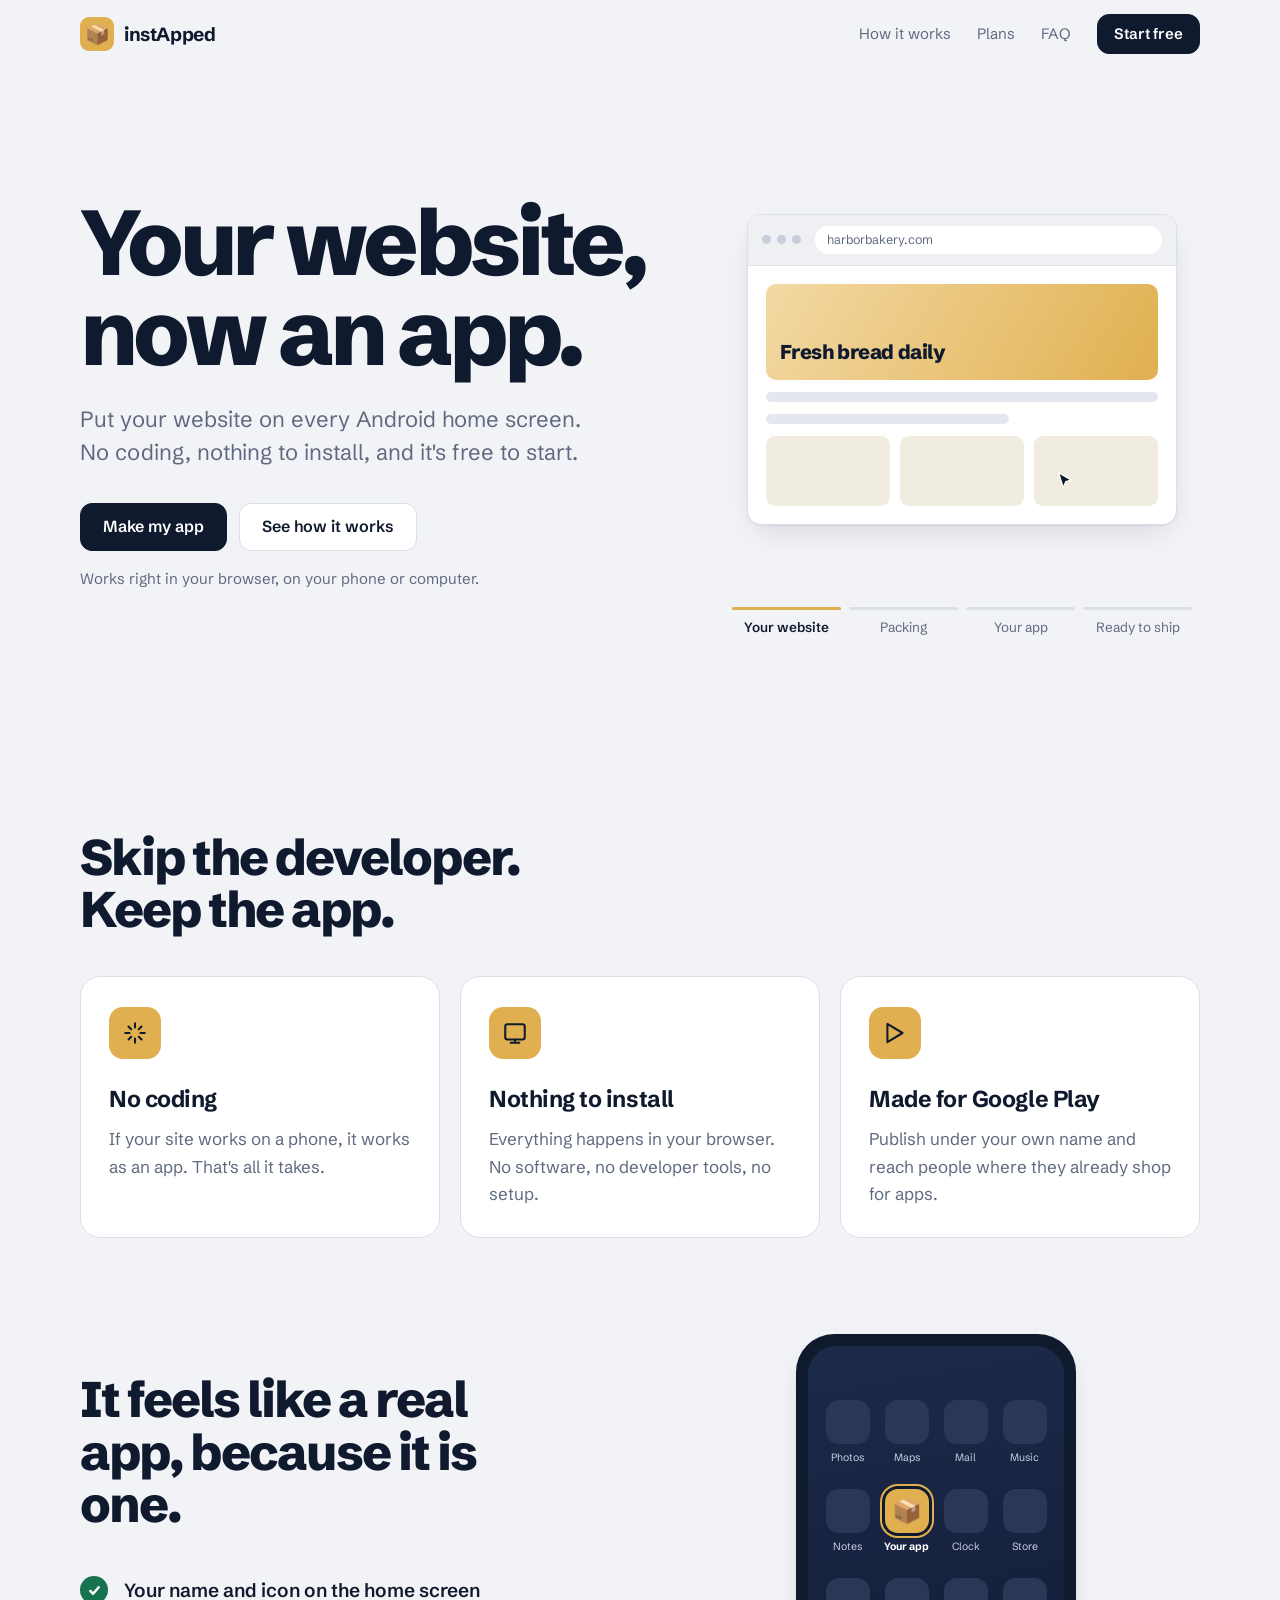
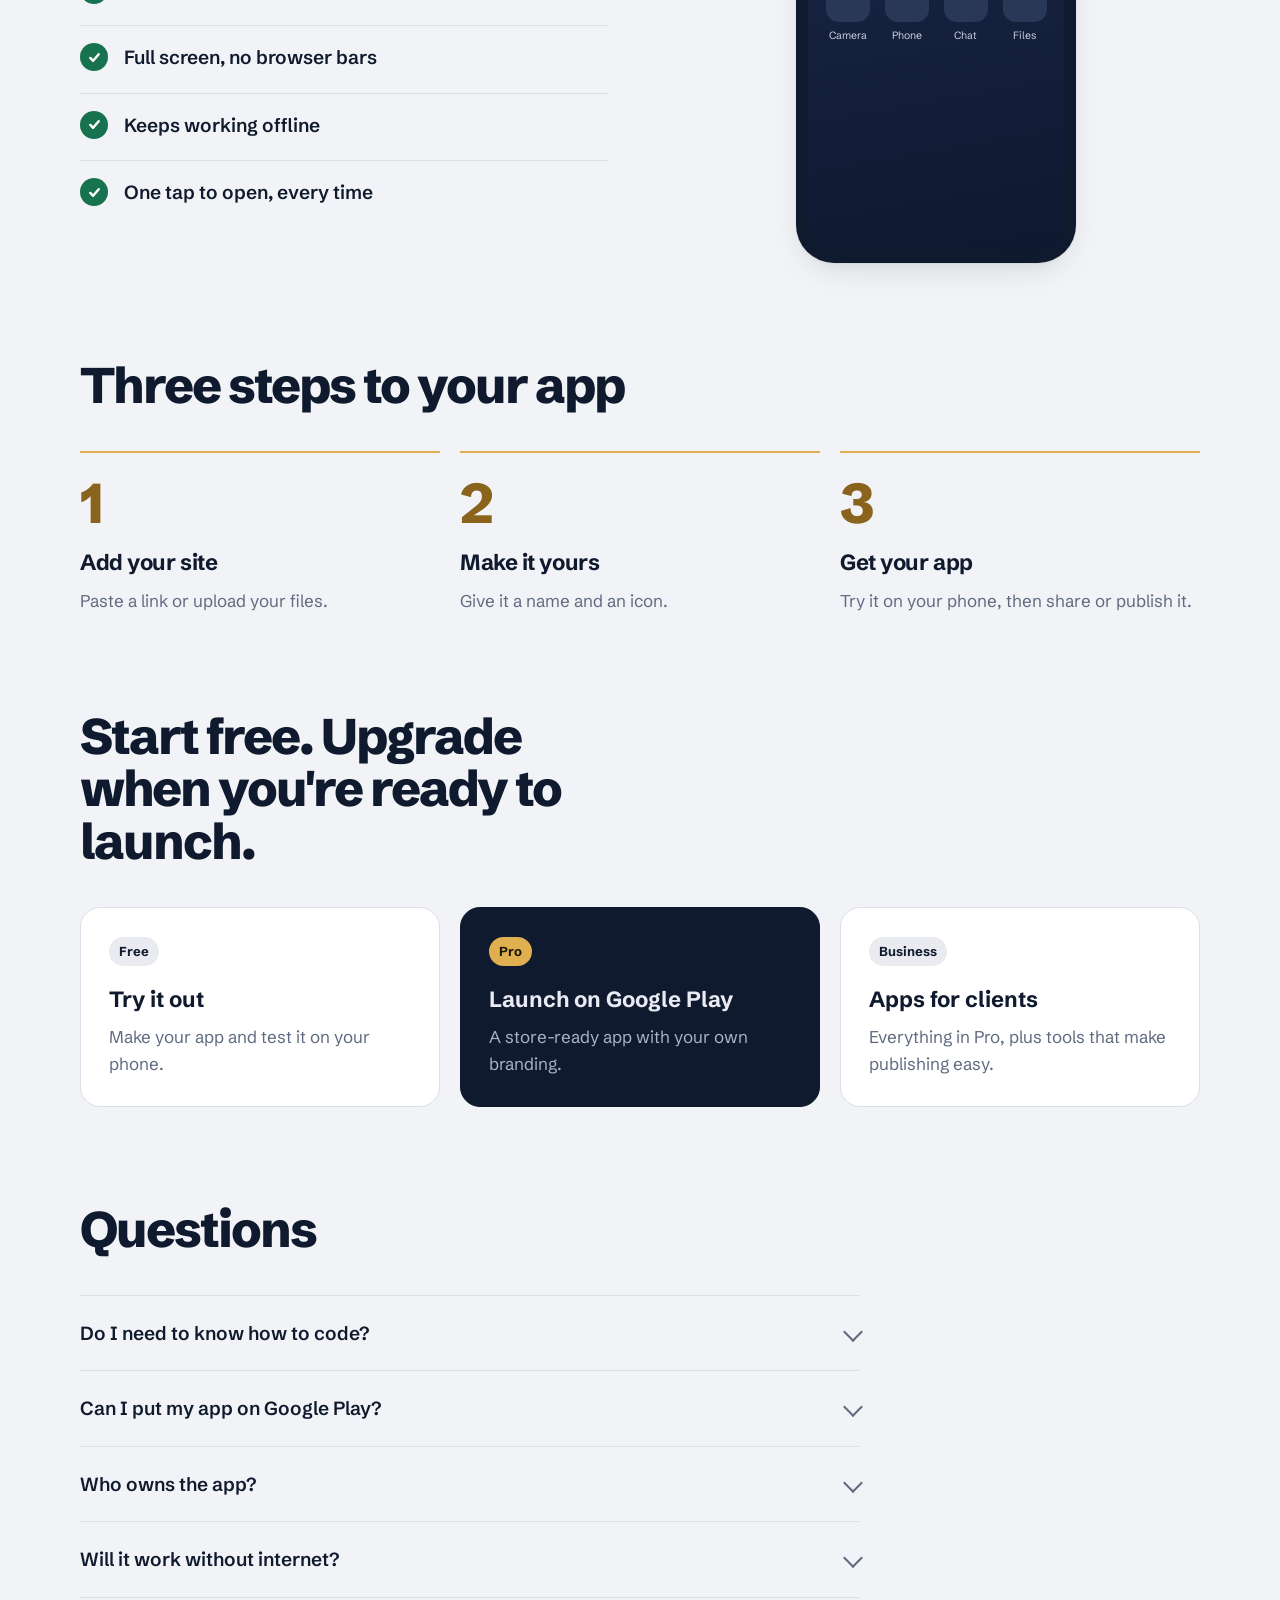
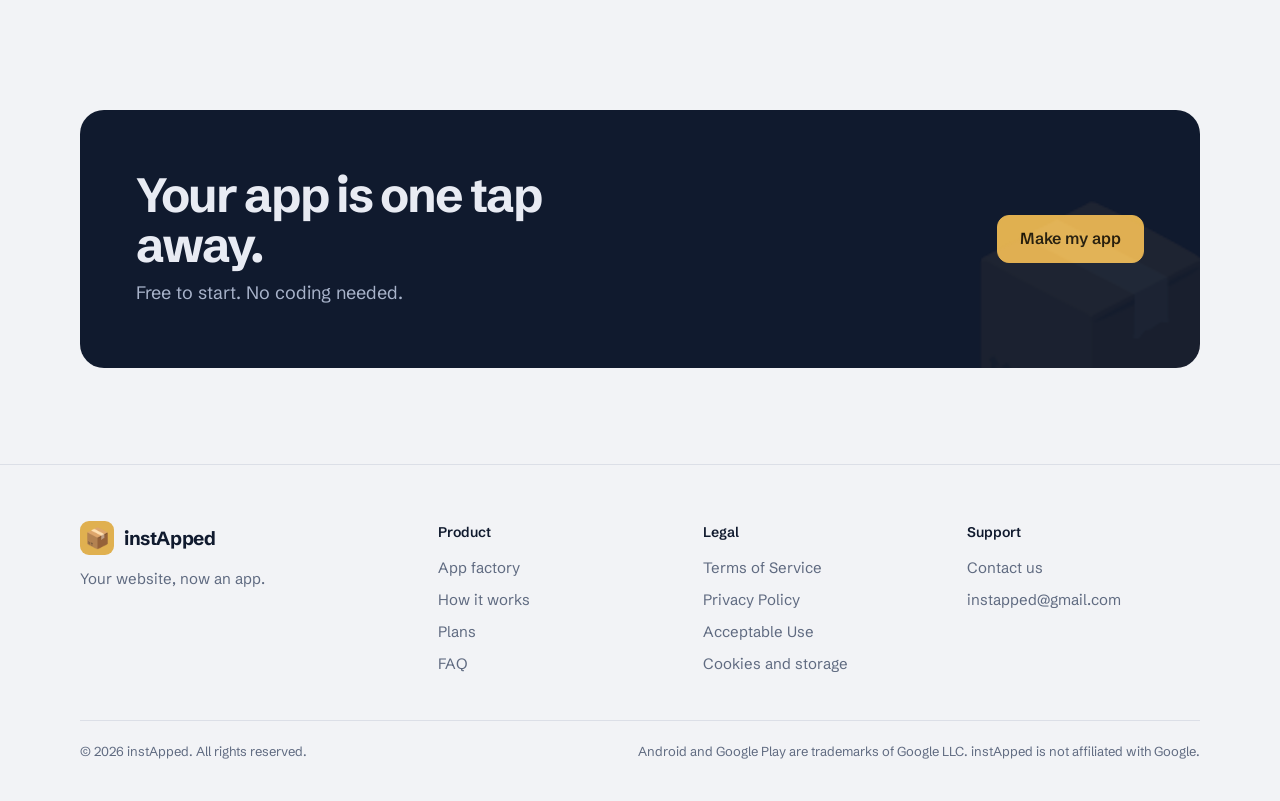
<file: site/index.html>
<!doctype html>
<html lang="en">
<head>
<meta charset="utf-8">
<meta name="viewport" content="width=device-width,initial-scale=1,viewport-fit=cover">
<title>instApped — Turn your website into an Android app</title>
<meta name="description" content="Turn your website into an Android app in minutes. No coding, nothing to install. Start free and publish on Google Play when you're ready.">
<meta name="theme-color" content="#101a2e">
<link rel="canonical" href="https://instapped.com/">
<link rel="icon" href="/assets/favicon.svg" type="image/svg+xml">
<meta property="og:type" content="website">
<meta property="og:site_name" content="instApped">
<meta property="og:title" content="instApped — Your website, now an app">
<meta property="og:description" content="Turn your website into an Android app. No coding, nothing to install. Start free.">
<meta property="og:url" content="https://instapped.com/">
<meta name="twitter:card" content="summary">
<link rel="preconnect" href="https://fonts.googleapis.com">
<link rel="preconnect" href="https://fonts.gstatic.com" crossorigin>
<link href="https://fonts.googleapis.com/css2?family=Schibsted+Grotesk:wght@400;500;600;700;800&display=swap" rel="stylesheet">
<link rel="stylesheet" href="/assets/site.css">
<script type="application/ld+json">
{"@context":"https://schema.org","@type":"SoftwareApplication","name":"instApped","applicationCategory":"DeveloperApplication","operatingSystem":"Web","url":"https://instapped.com/","description":"Turn your website into an Android app. No coding needed.","offers":{"@type":"Offer","price":"0","priceCurrency":"PHP"},"publisher":{"@type":"Organization","name":"instApped","email":"instapped@gmail.com"}}
</script>
<style>
/* ---------- Hero ---------- */
.hero{display:grid;grid-template-columns:minmax(0,1.1fr) minmax(0,.9fr);gap:64px;align-items:center;padding:80px 0 96px}
.hero h1{font-size:clamp(46px,7.4vw,92px);line-height:.98;letter-spacing:-.05em;font-weight:800;margin:0 0 26px;max-width:11ch}
.lead{font-size:clamp(18px,1.8vw,22px);line-height:1.5;color:var(--muted);max-width:40ch;margin:0}
.hero-actions{display:flex;flex-wrap:wrap;gap:12px;margin-top:34px}
.hero-note{margin:16px 0 0;font-size:15px;color:var(--muted)}

/* The packing slip: the one memorable thing on the page */
.slip-stage{position:relative;padding:18px 6px 6px}
.slip{position:relative;margin:0;background:var(--slip);color:#101a2e;border-radius:6px;padding:24px 26px 22px;box-shadow:var(--shadow);transform:rotate(-1.6deg);font-size:16px}
.slip::before{content:"";position:absolute;top:-14px;left:50%;width:120px;height:28px;transform:translateX(-50%) rotate(2deg);background:color-mix(in srgb,#e0b050 72%,transparent);border-radius:2px;box-shadow:0 1px 2px rgba(0,0,0,.08)}
.slip-top{display:flex;align-items:center;gap:12px;padding-bottom:14px;border-bottom:2px solid #101a2e}
.slip-top b{display:block;font-size:17px;letter-spacing:-.01em}
.slip-top small{display:block;color:#6b6250;font-size:13px}
.slip-no{margin-left:auto;font-weight:700;font-size:14px;color:#6b6250}
.slip dl{margin:0}
.slip .r{display:grid;grid-template-columns:104px minmax(0,1fr);gap:12px;padding:12px 0;border-bottom:1px dashed var(--slip-line)}
.slip dt{color:#6b6250;font-size:14px}
.slip dd{margin:0;font-weight:600;overflow-wrap:anywhere}
.slip-foot{display:flex;align-items:flex-end;justify-content:space-between;gap:16px;padding-top:18px}
.barcode{height:44px;flex:1;max-width:190px;background:repeating-linear-gradient(90deg,#101a2e 0 2px,transparent 2px 4px,#101a2e 4px 5px,transparent 5px 8px,#101a2e 8px 11px,transparent 11px 12px,#101a2e 12px 13px,transparent 13px 16px)}
.stamp{display:inline-block;border:2.5px solid #17724f;color:#17724f;border-radius:6px;padding:6px 12px;font-weight:800;font-size:15px;transform:rotate(-7deg)}

/* Journey: website -> packing -> app -> ready, looping gently */
.journey{position:relative}
.stage{position:relative;height:440px}
.scene{position:absolute;inset:0;display:grid;place-items:center;opacity:0;visibility:hidden;transform:translateY(10px) scale(.97);transition:opacity .7s ease,transform .7s ease,visibility 0s .7s}
.scene.on{opacity:1;visibility:visible;transform:none;transition:opacity .7s ease .15s,transform .7s ease .15s,visibility 0s}
.scene .slip-stage{width:100%}

/* Scene 1: the website */
.browser{width:min(100%,430px);background:#fff;border-radius:14px;box-shadow:var(--shadow);overflow:hidden;color:#101a2e;border:1px solid var(--line)}
.bbar{display:flex;align-items:center;gap:6px;padding:11px 14px;background:#eef0f4;border-bottom:1px solid #dfe3eb}
.bbar i{width:9px;height:9px;border-radius:50%;background:#c8cfdb}
.url{margin-left:8px;flex:1;background:#fff;border-radius:99px;padding:4px 12px;font-size:12.5px;color:#5f6a80}
.bpage{padding:18px;display:grid;gap:12px}
.bhero{height:96px;border-radius:10px;background:linear-gradient(120deg,#f3d9a4,#e0b050);display:flex;align-items:flex-end;padding:12px 14px;font-weight:800;font-size:20px;letter-spacing:-.02em}
.line{height:10px;border-radius:5px;background:#e3e7ee}
.line.s{width:62%}
.tiles{display:grid;grid-template-columns:repeat(3,1fr);gap:10px}
.tiles span{height:70px;border-radius:9px;background:#f1ece0}
.cursor{position:absolute;width:22px;height:22px;right:26%;bottom:22%;opacity:0}
.cursor svg{width:100%;height:100%;fill:#101a2e;stroke:#fff;stroke-width:1.4}

/* Scene 2: packing */
.pack{display:grid;justify-items:center;gap:20px;width:min(100%,340px)}
.box{font-size:96px;line-height:1;filter:drop-shadow(0 14px 18px rgba(16,26,46,.22))}
.pack b{font-size:20px;letter-spacing:-.01em}
.meter{width:100%;height:10px;border-radius:99px;background:var(--surface-2);overflow:hidden}
.meter div{height:100%;width:0;border-radius:inherit;background:var(--gold)}
.pack-steps{display:flex;gap:16px;font-size:14px;color:var(--muted)}
.pack-steps span{opacity:.35}

/* Scene 3: the app on a phone */
.mini{width:206px;height:396px;border-radius:36px;background:#101a2e;padding:10px;box-shadow:var(--shadow)}
.mini-screen{height:100%;border-radius:27px;background:#fff;overflow:hidden;color:#101a2e;display:flex;flex-direction:column}
.status{display:flex;justify-content:space-between;padding:9px 18px 6px;font-size:11px;font-weight:700}
.appbar{padding:8px 16px 10px;font-weight:800;font-size:16px;display:flex;align-items:center;gap:8px}
.appbar span{width:22px;height:22px;border-radius:6px;background:#e0b050;display:grid;place-items:center;font-size:13px}
.mini .bpage{padding:0 14px 14px;gap:10px}
.mini .bhero{height:88px;font-size:17px}
.mini .tiles{grid-template-columns:1fr 1fr}
.mini .tiles span{height:64px}
.splash{position:absolute;inset:0;border-radius:27px;background:#e0b050;display:grid;place-items:center;font-size:64px}
.mini-screen{position:relative}

/* Step labels */
.track{list-style:none;margin:18px auto 0;padding:0;display:grid;grid-template-columns:repeat(4,1fr);gap:8px;max-width:460px}
.track li{font-size:13.5px;color:var(--muted);text-align:center;padding-top:10px;position:relative;transition:color .4s}
.track li::before{content:"";position:absolute;top:0;left:0;right:0;height:3px;border-radius:3px;background:var(--line)}
.track li::after{content:"";position:absolute;top:0;left:0;height:3px;width:0;border-radius:3px;background:var(--gold)}
.track li.done::after{width:100%}
.track li.on{color:var(--text);font-weight:600}
.track li.on::after{animation:grow var(--dur,3s) linear forwards}

@media (prefers-reduced-motion:no-preference){
  .scene.on .bpage>*{opacity:0;animation:fill .5s ease-out forwards}
  .scene.on .bpage>*:nth-child(1){animation-delay:.4s}.scene.on .bpage>*:nth-child(2){animation-delay:.7s}
  .scene.on .bpage>*:nth-child(3){animation-delay:.9s}.scene.on .bpage>*:nth-child(4){animation-delay:1.1s}
  .scene.on .cursor{animation:click 1.4s ease-in-out 1.8s forwards}
  .scene.on .box{animation:drop .8s cubic-bezier(.3,1.4,.5,1) .2s both,bob 2.4s ease-in-out 1s infinite}
  .scene.on .meter div{animation:grow 2.2s ease-in-out .5s forwards}
  .scene.on .pack-steps span{animation:lit .3s ease forwards}
  .scene.on .pack-steps span:nth-child(1){animation-delay:.7s}.scene.on .pack-steps span:nth-child(2){animation-delay:1.4s}.scene.on .pack-steps span:nth-child(3){animation-delay:2.1s}
  .scene.on .splash{animation:fadeout .5s ease 1.1s forwards}
  .scene.on .mini{animation:rise .7s ease-out both}
  .scene.on .slip .r{opacity:0;transform:translateY(4px);animation:fill .35s ease-out forwards}
  .scene.on .slip .r:nth-child(1){animation-delay:.35s}.scene.on .slip .r:nth-child(2){animation-delay:.55s}
  .scene.on .slip .r:nth-child(3){animation-delay:.75s}.scene.on .slip .r:nth-child(4){animation-delay:.95s}
  .scene.on .stamp{opacity:0;animation:stamp .32s cubic-bezier(.2,1.6,.4,1) 1.5s forwards}
}
@media (prefers-reduced-motion:reduce){
  .scene{transition:none}
  .splash{display:none}
  .meter div{width:100%}
}
@keyframes fill{to{opacity:1;transform:none}}
@keyframes stamp{from{opacity:0;transform:rotate(-7deg) scale(1.9)}to{opacity:1;transform:rotate(-7deg) scale(1)}}
@keyframes grow{from{width:0}to{width:100%}}
@keyframes lit{to{opacity:1;color:var(--text)}}
@keyframes drop{from{opacity:0;transform:translateY(-40px) scale(.8)}to{opacity:1;transform:none}}
@keyframes bob{0%,100%{transform:translateY(0)}50%{transform:translateY(-6px)}}
@keyframes fadeout{to{opacity:0;visibility:hidden}}
@keyframes rise{from{transform:translateY(16px)}to{transform:none}}
@keyframes click{0%{opacity:0;transform:translate(40px,30px)}40%{opacity:1;transform:none}60%{transform:scale(.85)}75%,100%{opacity:1;transform:none}}

/* ---------- Sections ---------- */
section{scroll-margin-top:80px}
.sec{padding:96px 0 0}
.sec-head{margin-bottom:40px}
.sec-head h2{font-size:clamp(32px,4.4vw,50px);line-height:1.05;letter-spacing:-.04em;margin:0;font-weight:800;max-width:17ch}

/* Benefits */
.benefits{display:grid;grid-template-columns:repeat(3,1fr);gap:20px}
.benefit{background:var(--surface);border:1px solid var(--line);border-radius:20px;padding:30px 28px}
.benefit .ico{width:52px;height:52px;border-radius:14px;background:var(--gold);display:grid;place-items:center}
.benefit .ico svg{width:26px;height:26px;fill:none;stroke:#101a2e;stroke-width:1.9;stroke-linecap:round;stroke-linejoin:round}
.benefit h3{font-size:23px;letter-spacing:-.02em;margin:22px 0 8px}
.benefit p{margin:0;color:var(--muted)}

/* Feels like an app: a phone with the perks around it */
.feel{display:grid;grid-template-columns:minmax(0,1fr) minmax(0,1fr);gap:64px;align-items:center}
.feel .sec-head{margin-bottom:28px}
.feel .sec-head h2{max-width:14ch}
.perks{list-style:none;margin:0;padding:0;display:grid;gap:4px}
.perks li{display:flex;gap:16px;align-items:center;padding:16px 0;border-top:1px solid var(--line);font-size:19px;font-weight:600}
.perks li:first-child{border-top:0}
.perks i{flex:none;width:28px;height:28px;border-radius:50%;background:var(--ok);display:grid;place-items:center}
.perks i svg{width:15px;height:15px;fill:none;stroke:#fff;stroke-width:2.6;stroke-linecap:round;stroke-linejoin:round}
.phone{justify-self:center;width:min(280px,100%);aspect-ratio:9/17;border-radius:38px;background:#101a2e;padding:12px;box-shadow:var(--shadow)}
.screen{height:100%;border-radius:28px;background:linear-gradient(170deg,#1c2a4a,#0f1830);display:grid;grid-template-columns:repeat(4,1fr);grid-auto-rows:min-content;gap:22px 8px;padding:54px 14px;align-content:start}
.app{display:grid;justify-items:center;gap:6px;font-size:10.5px;color:#c9d1e3;text-align:center}
.app span{width:min(44px,100%);aspect-ratio:1;border-radius:13px;background:#2a3858}
.app.mine span{background:#e0b050;display:grid;place-items:center;font-size:24px;box-shadow:0 0 0 3px #101a2e,0 0 0 5px #e0b050}
.app.mine{color:#fff;font-weight:700}

/* How it works: a real sequence, so numbered */
.steps{list-style:none;margin:0;padding:0;display:grid;grid-template-columns:repeat(3,1fr);gap:20px;counter-reset:s}
.steps li{counter-increment:s;border-top:2px solid var(--gold);padding-top:22px}
.steps li::before{content:counter(s);display:block;font-size:56px;line-height:1;font-weight:800;letter-spacing:-.04em;color:var(--accent);margin-bottom:14px}
.steps b{display:block;font-size:22px;letter-spacing:-.02em;margin-bottom:6px}
.steps span{color:var(--muted)}

/* Plans */
.plans{display:grid;grid-template-columns:repeat(3,1fr);gap:20px}
.plan{border:1px solid var(--line);border-radius:20px;padding:28px;background:var(--surface)}
.plan.pro{background:#101a2e;color:#e8ebf3;border-color:#101a2e}
.plan h3{font-size:22px;margin:0 0 6px}
.plan p{margin:0;color:var(--muted)}
.plan.pro p{color:#a8b3ca}
.plan .tag{display:inline-block;margin-bottom:16px;font-size:13px;font-weight:700;padding:4px 10px;border-radius:99px;background:var(--surface-2);color:var(--text)}
.plan.pro .tag{background:#e0b050;color:#1a1405}

/* FAQ */
.faq{max-width:780px;border-top:1px solid var(--line)}
.faq details{border-bottom:1px solid var(--line)}
.faq summary{list-style:none;cursor:pointer;display:flex;justify-content:space-between;gap:20px;padding:22px 0;font-weight:600;font-size:19px}
.faq summary::-webkit-details-marker{display:none}
.faq summary::after{content:"";flex:none;width:12px;height:12px;margin-top:7px;border-right:2px solid var(--muted);border-bottom:2px solid var(--muted);transform:rotate(45deg);transition:transform .2s}
.faq details[open] summary::after{transform:rotate(-135deg);margin-top:12px}
.faq details p{margin:0 0 22px;color:var(--muted);max-width:60ch}

/* Closing band: navy in both themes */
.band{margin-top:112px;background:#101a2e;color:#e8ebf3;border-radius:24px;padding:60px 56px;display:flex;align-items:center;justify-content:space-between;gap:32px;position:relative;overflow:hidden}
.band h2{font-size:clamp(30px,4.4vw,48px);line-height:1.04;letter-spacing:-.04em;margin:0 0 10px;max-width:16ch}
.band p{margin:0;color:#a8b3ca;font-size:18px}
.band .btn.primary{background:#e0b050;border-color:#e0b050;color:#1a1405;flex:none}
.band-box{position:absolute;right:-30px;bottom:-60px;font-size:220px;line-height:1;opacity:.07;pointer-events:none}

@media (max-width:980px){
  .hero{grid-template-columns:1fr;gap:44px;padding:44px 0 64px}
  .journey{max-width:460px;width:100%;margin:0 auto}
  .benefits,.plans{grid-template-columns:1fr}
  .feel{grid-template-columns:1fr;gap:40px}
  .phone{order:-1;width:min(240px,70%)}
}
@media (max-width:700px){
  body{font-size:16px}
  .sec{padding-top:72px}
  .steps{grid-template-columns:1fr;gap:28px}
  .steps li::before{font-size:44px}
  .benefit,.plan{padding:24px}
  .perks li{font-size:17px}
  .band{flex-direction:column;align-items:flex-start;padding:40px 24px;margin-top:80px}
  .band .btn{width:100%}
  .hero-actions .btn{flex:1 1 100%}
  .slip{padding:20px 18px 18px}
  .slip .r{grid-template-columns:92px minmax(0,1fr)}
  .stage{height:420px}
  .mini{width:196px;height:376px}
  .track li{font-size:12.5px}
}
</style>
</head>
<body>
<a class="skip" href="#main">Skip to content</a>

<header class="site-head" id="top">
  <div class="wrap">
    <a class="brand" href="/" aria-label="instApped home"><span class="logo" aria-hidden="true">📦</span>instApped</a>
    <nav class="site-nav" aria-label="Main">
      <a href="#how-it-works">How it works</a>
      <a href="#plans">Plans</a>
      <a href="#faq">FAQ</a>
      <a class="btn primary small" href="https://create.instapped.com/">Start free</a>
    </nav>
  </div>
</header>

<main id="main">
  <section class="wrap hero" aria-labelledby="hero-title">
    <div>
      <h1 id="hero-title">Your website, now an app.</h1>
      <p class="lead">Put your website on every Android home screen. No coding, nothing to install, and it's free to start.</p>
      <div class="hero-actions">
        <a class="btn primary" href="https://create.instapped.com/">Make my app</a>
        <a class="btn" href="#how-it-works">See how it works</a>
      </div>
      <p class="hero-note">Works right in your browser, on your phone or computer.</p>
    </div>

    <div class="journey" aria-label="How instApped turns a website into an app">
      <div class="stage">
        <div class="scene on" data-dur="3800" aria-hidden="true">
          <div class="browser">
            <div class="bbar"><i></i><i></i><i></i><span class="url">harborbakery.com</span></div>
            <div class="bpage">
              <div class="bhero">Fresh bread daily</div>
              <div class="line"></div>
              <div class="line s"></div>
              <div class="tiles"><span></span><span></span><span></span></div>
            </div>
          </div>
          <span class="cursor"><svg viewBox="0 0 24 24"><path d="M5 3l14 8-6 1.5L10 19z"/></svg></span>
        </div>
        <div class="scene" data-dur="3400" aria-hidden="true">
          <div class="pack">
            <div class="box">📦</div>
            <b>Packing your app</b>
            <div class="meter"><div></div></div>
            <div class="pack-steps"><span>Name</span><span>Icon</span><span>App</span></div>
          </div>
        </div>
        <div class="scene" data-dur="3800" aria-hidden="true">
          <div class="mini">
            <div class="mini-screen">
              <div class="status"><span>9:41</span><span>●●●</span></div>
              <div class="appbar"><span>📦</span>Harbor Bakery</div>
              <div class="bpage">
                <div class="bhero">Fresh bread daily</div>
                <div class="line"></div>
                <div class="line s"></div>
                <div class="tiles"><span></span><span></span></div>
              </div>
              <div class="splash">📦</div>
            </div>
          </div>
        </div>
        <div class="scene" data-dur="5200">
        <div class="slip-stage">
          <figure class="slip" aria-label="Example: an app made with instApped">
            <div class="slip-top">
              <span class="logo" aria-hidden="true">📦</span>
              <div><b>instApped</b><small>Your app is packed</small></div>
              <span class="slip-no">#0001</span>
            </div>
            <dl>
              <div class="r"><dt>App</dt><dd>Harbor Bakery</dd></div>
              <div class="r"><dt>Made from</dt><dd>harborbakery.com</dd></div>
              <div class="r"><dt>Works on</dt><dd>Android phones and tablets</dd></div>
              <div class="r"><dt>Ready for</dt><dd>Google Play</dd></div>
            </dl>
            <div class="slip-foot">
              <div class="barcode" aria-hidden="true"></div>
              <span class="stamp">Ready to ship</span>
            </div>
          </figure>
        </div>
        </div>
      </div>
      <ol class="track" aria-hidden="true">
        <li class="on">Your website</li>
        <li>Packing</li>
        <li>Your app</li>
        <li>Ready to ship</li>
      </ol>
    </div>
  </section>

  <section class="wrap sec" aria-labelledby="why-title">
    <div class="sec-head"><h2 id="why-title">Skip the developer. Keep the app.</h2></div>
    <div class="benefits">
      <article class="benefit">
        <div class="ico" aria-hidden="true"><svg viewBox="0 0 24 24"><path d="M12 3v4M12 17v4M3 12h4M17 12h4M6 6l2.5 2.5M15.5 15.5 18 18M6 18l2.5-2.5M15.5 8.5 18 6"/></svg></div>
        <h3>No coding</h3>
        <p>If your site works on a phone, it works as an app. That's all it takes.</p>
      </article>
      <article class="benefit">
        <div class="ico" aria-hidden="true"><svg viewBox="0 0 24 24"><rect x="3" y="4" width="18" height="14" rx="2"/><path d="M8 21h8M12 18v3"/></svg></div>
        <h3>Nothing to install</h3>
        <p>Everything happens in your browser. No software, no developer tools, no setup.</p>
      </article>
      <article class="benefit">
        <div class="ico" aria-hidden="true"><svg viewBox="0 0 24 24"><path d="M5 3.5v17l14-8.5z"/></svg></div>
        <h3>Made for Google Play</h3>
        <p>Publish under your own name and reach people where they already shop for apps.</p>
      </article>
    </div>
  </section>

  <section class="wrap sec" aria-labelledby="feel-title">
    <div class="feel">
      <div>
        <div class="sec-head"><h2 id="feel-title">It feels like a real app, because it is one.</h2></div>
        <ul class="perks">
          <li><i aria-hidden="true"><svg viewBox="0 0 16 16"><path d="m3.5 8.5 3 3 6-7"/></svg></i>Your name and icon on the home screen</li>
          <li><i aria-hidden="true"><svg viewBox="0 0 16 16"><path d="m3.5 8.5 3 3 6-7"/></svg></i>Full screen, no browser bars</li>
          <li><i aria-hidden="true"><svg viewBox="0 0 16 16"><path d="m3.5 8.5 3 3 6-7"/></svg></i>Keeps working offline</li>
          <li><i aria-hidden="true"><svg viewBox="0 0 16 16"><path d="m3.5 8.5 3 3 6-7"/></svg></i>One tap to open, every time</li>
        </ul>
      </div>
      <div class="phone" aria-hidden="true">
        <div class="screen">
          <div class="app"><span></span>Photos</div>
          <div class="app"><span></span>Maps</div>
          <div class="app"><span></span>Mail</div>
          <div class="app"><span></span>Music</div>
          <div class="app"><span></span>Notes</div>
          <div class="app mine"><span>📦</span>Your app</div>
          <div class="app"><span></span>Clock</div>
          <div class="app"><span></span>Store</div>
          <div class="app"><span></span>Camera</div>
          <div class="app"><span></span>Phone</div>
          <div class="app"><span></span>Chat</div>
          <div class="app"><span></span>Files</div>
        </div>
      </div>
    </div>
  </section>

  <section class="wrap sec" id="how-it-works" aria-labelledby="how-title">
    <div class="sec-head"><h2 id="how-title">Three steps to your app</h2></div>
    <ol class="steps">
      <li><b>Add your site</b><span>Paste a link or upload your files.</span></li>
      <li><b>Make it yours</b><span>Give it a name and an icon.</span></li>
      <li><b>Get your app</b><span>Try it on your phone, then share or publish it.</span></li>
    </ol>
  </section>

  <section class="wrap sec" id="plans" aria-labelledby="plans-title">
    <div class="sec-head"><h2 id="plans-title">Start free. Upgrade when you're ready to launch.</h2></div>
    <div class="plans">
      <article class="plan">
        <span class="tag">Free</span>
        <h3>Try it out</h3>
        <p>Make your app and test it on your phone.</p>
      </article>
      <article class="plan pro">
        <span class="tag">Pro</span>
        <h3>Launch on Google Play</h3>
        <p>A store-ready app with your own branding.</p>
      </article>
      <article class="plan">
        <span class="tag">Business</span>
        <h3>Apps for clients</h3>
        <p>Everything in Pro, plus tools that make publishing easy.</p>
      </article>
    </div>
  </section>

  <section class="wrap sec" id="faq" aria-labelledby="faq-title">
    <div class="sec-head"><h2 id="faq-title">Questions</h2></div>
    <div class="faq">
      <details>
        <summary>Do I need to know how to code?</summary>
        <p>No. If you have a website or web project, you have everything you need.</p>
      </details>
      <details>
        <summary>Can I put my app on Google Play?</summary>
        <p>Yes. With a Pro or Business plan you get a store-ready app to publish from your own Google Play account.</p>
      </details>
      <details>
        <summary>Who owns the app?</summary>
        <p>You do. Your app, your content, your name on the store.</p>
      </details>
      <details>
        <summary>Will it work without internet?</summary>
        <p>Yes. Apps made from your own files work fully offline, and website apps keep the pages you've already opened.</p>
      </details>
    </div>
  </section>

  <section class="wrap" aria-labelledby="cta-title">
    <div class="band">
      <div>
        <h2 id="cta-title">Your app is one tap away.</h2>
        <p>Free to start. No coding needed.</p>
      </div>
      <a class="btn primary" href="https://create.instapped.com/">Make my app</a>
      <span class="band-box" aria-hidden="true">📦</span>
    </div>
  </section>
</main>

<footer class="site-foot">
  <div class="wrap">
    <div class="foot-grid">
      <div class="foot-about">
        <a class="brand" href="/"><span class="logo" aria-hidden="true">📦</span>instApped</a>
        <p>Your website, now an app.</p>
      </div>
      <div>
        <h2>Product</h2>
        <ul>
          <li><a href="https://create.instapped.com/">App factory</a></li>
          <li><a href="/#how-it-works">How it works</a></li>
          <li><a href="/#plans">Plans</a></li>
          <li><a href="/#faq">FAQ</a></li>
        </ul>
      </div>
      <div>
        <h2>Legal</h2>
        <ul>
          <li><a href="/terms.html">Terms of Service</a></li>
          <li><a href="/privacy-policy.html">Privacy Policy</a></li>
          <li><a href="/acceptable-use.html">Acceptable Use</a></li>
          <li><a href="/cookies.html">Cookies and storage</a></li>
        </ul>
      </div>
      <div>
        <h2>Support</h2>
        <ul>
          <li><a href="/contact.html">Contact us</a></li>
          <li><a href="mailto:instapped@gmail.com">instapped@gmail.com</a></li>
        </ul>
      </div>
    </div>
    <div class="foot-base">
      <p>© <span data-year>2026</span> instApped. All rights reserved.</p>
      <p>Android and Google Play are trademarks of Google LLC. instApped is not affiliated with Google.</p>
    </div>
  </div>
</footer>

<script>
document.querySelectorAll("[data-year]").forEach(e=>e.textContent=new Date().getFullYear());
const head=document.querySelector(".site-head");
const onScroll=()=>head.classList.toggle("scrolled",scrollY>8);
addEventListener("scroll",onScroll,{passive:true});onScroll();

(function(){
  const scenes=[...document.querySelectorAll(".scene")],steps=[...document.querySelectorAll(".track li")];
  if(!scenes.length)return;
  const reduce=matchMedia("(prefers-reduced-motion: reduce)");
  let i=0,timer=null,visible=true;
  function show(n){
    i=n;
    scenes.forEach((s,k)=>s.classList.toggle("on",k===n));
    steps.forEach((t,k)=>{t.classList.toggle("on",k===n);t.classList.toggle("done",k<n);t.style.setProperty("--dur",scenes[n].dataset.dur+"ms")});
  }
  function tick(){
    clearTimeout(timer);
    if(reduce.matches||!visible||document.hidden)return;
    timer=setTimeout(()=>{show((i+1)%scenes.length);tick()},+scenes[i].dataset.dur);
  }
  function restart(){steps.forEach(t=>{t.classList.remove("on");void t.offsetWidth});show(i);tick()}
  if(reduce.matches){show(scenes.length-1);steps.forEach(t=>t.classList.add("done"))}
  else tick();
  new IntersectionObserver(e=>{visible=e[0].isIntersecting;visible?restart():clearTimeout(timer)},{threshold:.2}).observe(document.querySelector(".journey"));
  document.addEventListener("visibilitychange",()=>document.hidden?clearTimeout(timer):restart());
})();
</script>
</body>
</html>
</file>
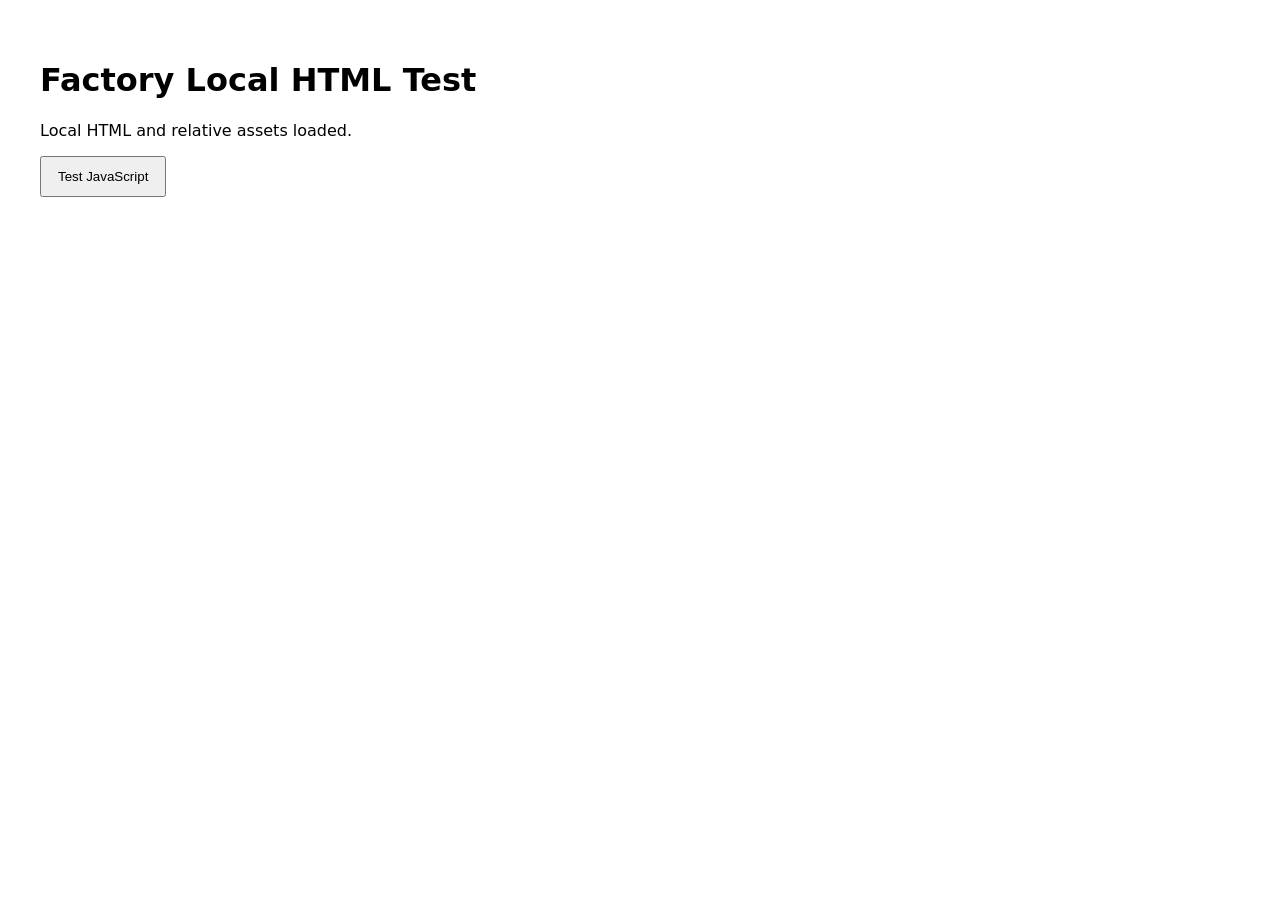
<file: test-inputs/sample-site/index.html>
<!doctype html><html><head><meta charset="utf-8"><meta name="viewport" content="width=device-width,initial-scale=1"><link rel="stylesheet" href="style.css"><title>Factory Local Test</title></head><body><main><h1>Factory Local HTML Test</h1><p id="status">Local HTML and relative assets loaded.</p><button onclick="document.getElementById('status').textContent='JavaScript works.'">Test JavaScript</button></main></body></html>
</file>
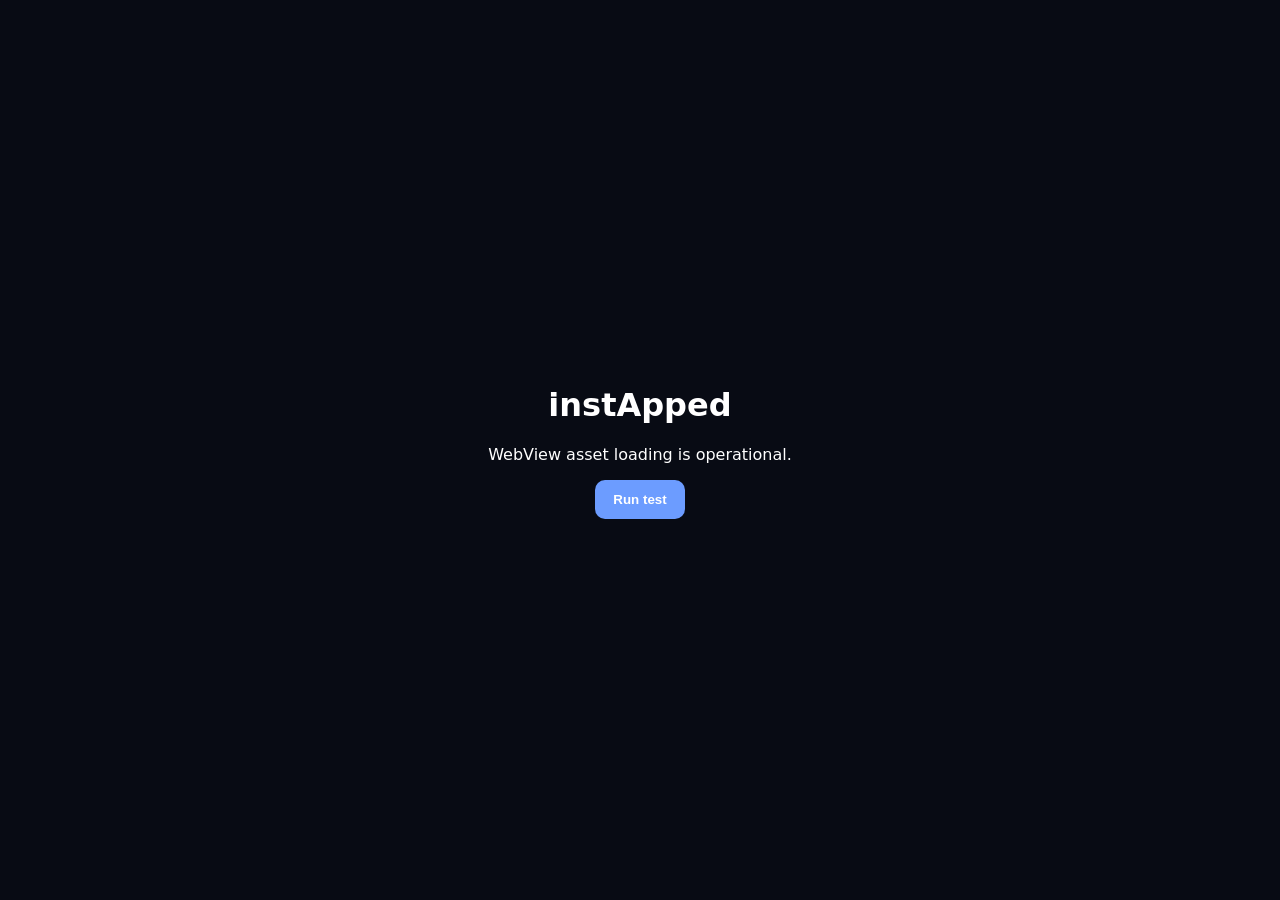
<file: android-template/app/src/main/assets/index.html>
<!doctype html><html><head><meta charset="utf-8"><meta name="viewport" content="width=device-width,initial-scale=1"><title>instApped</title><style>body{font-family:system-ui;margin:0;min-height:100vh;display:grid;place-items:center;background:#080b14;color:#fff}main{max-width:560px;padding:28px;text-align:center}button{padding:12px 18px;border:0;border-radius:10px;background:#6c9cff;color:#fff;font-weight:700}</style></head><body><main><h1>instApped</h1><p>WebView asset loading is operational.</p><button onclick="document.getElementById('result').textContent='JavaScript OK — '+new Date().toISOString()">Run test</button><p id="result"></p></main></body></html>
</file>
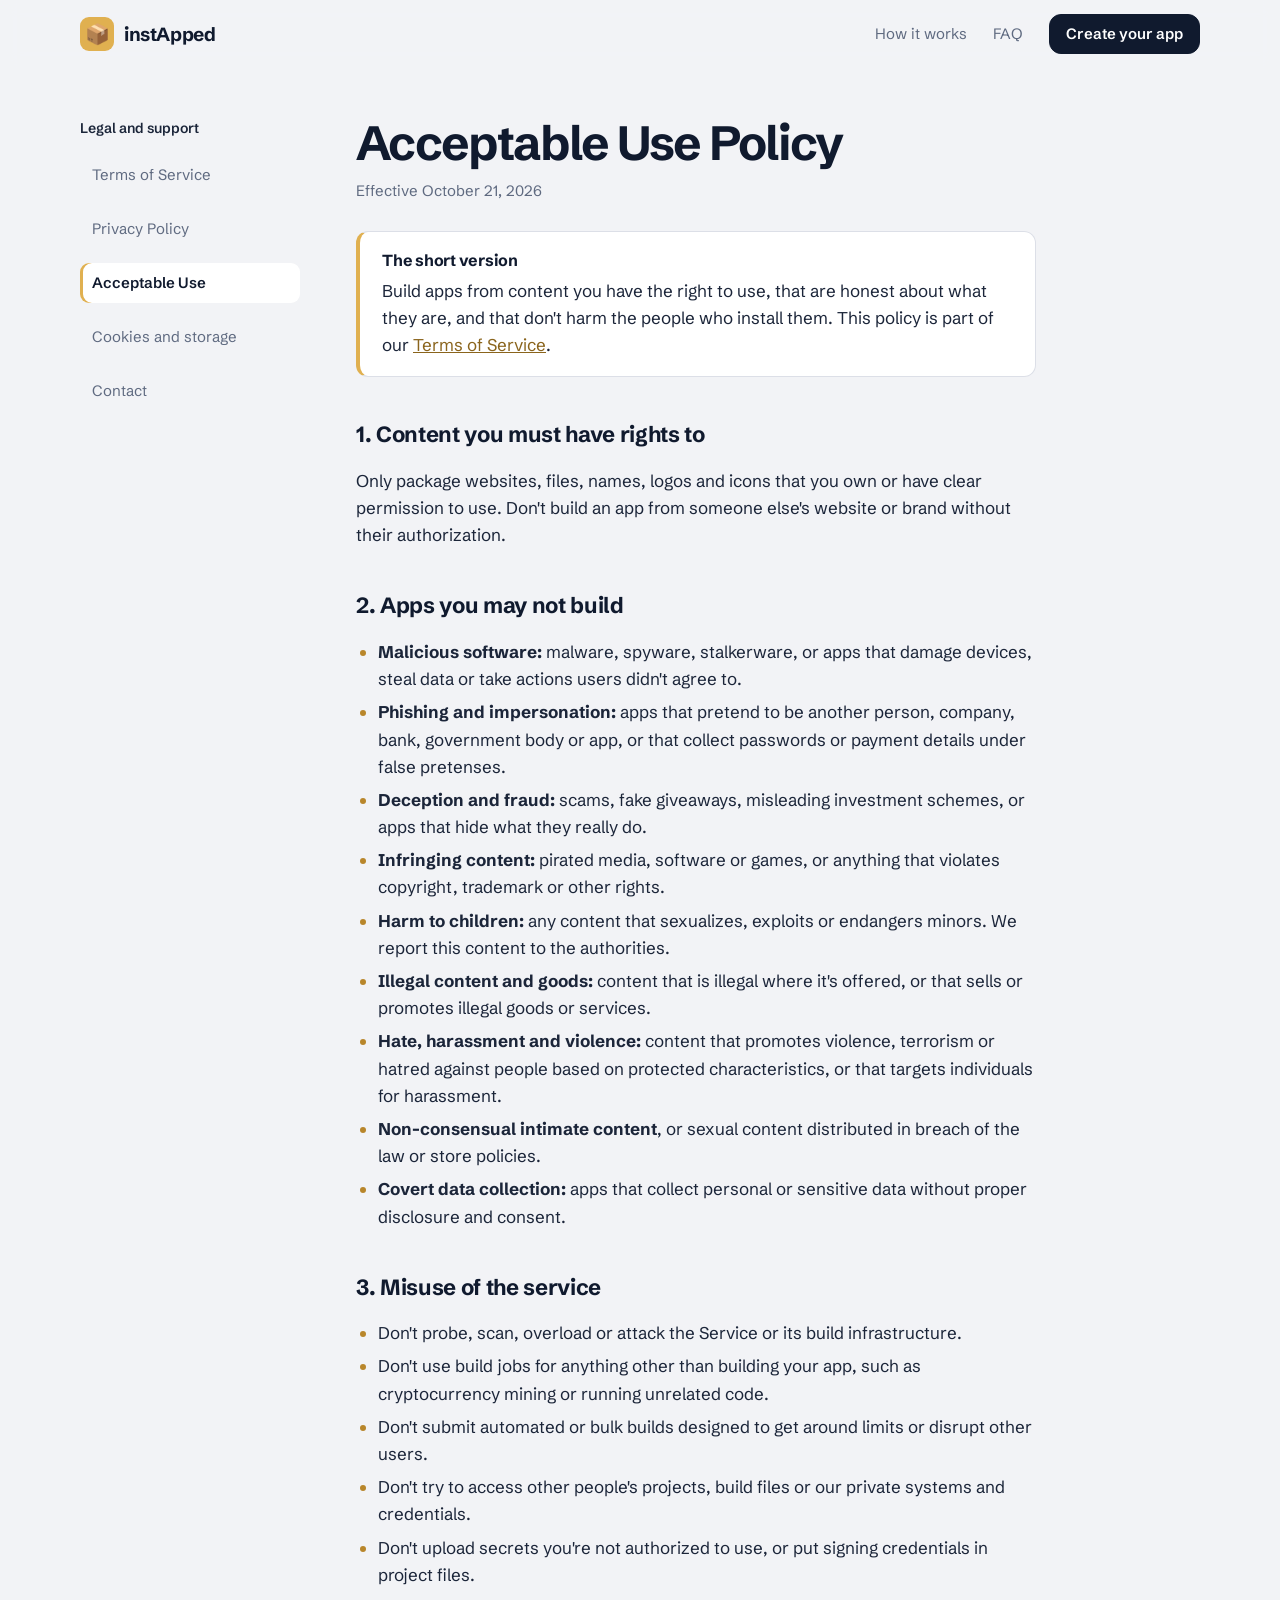
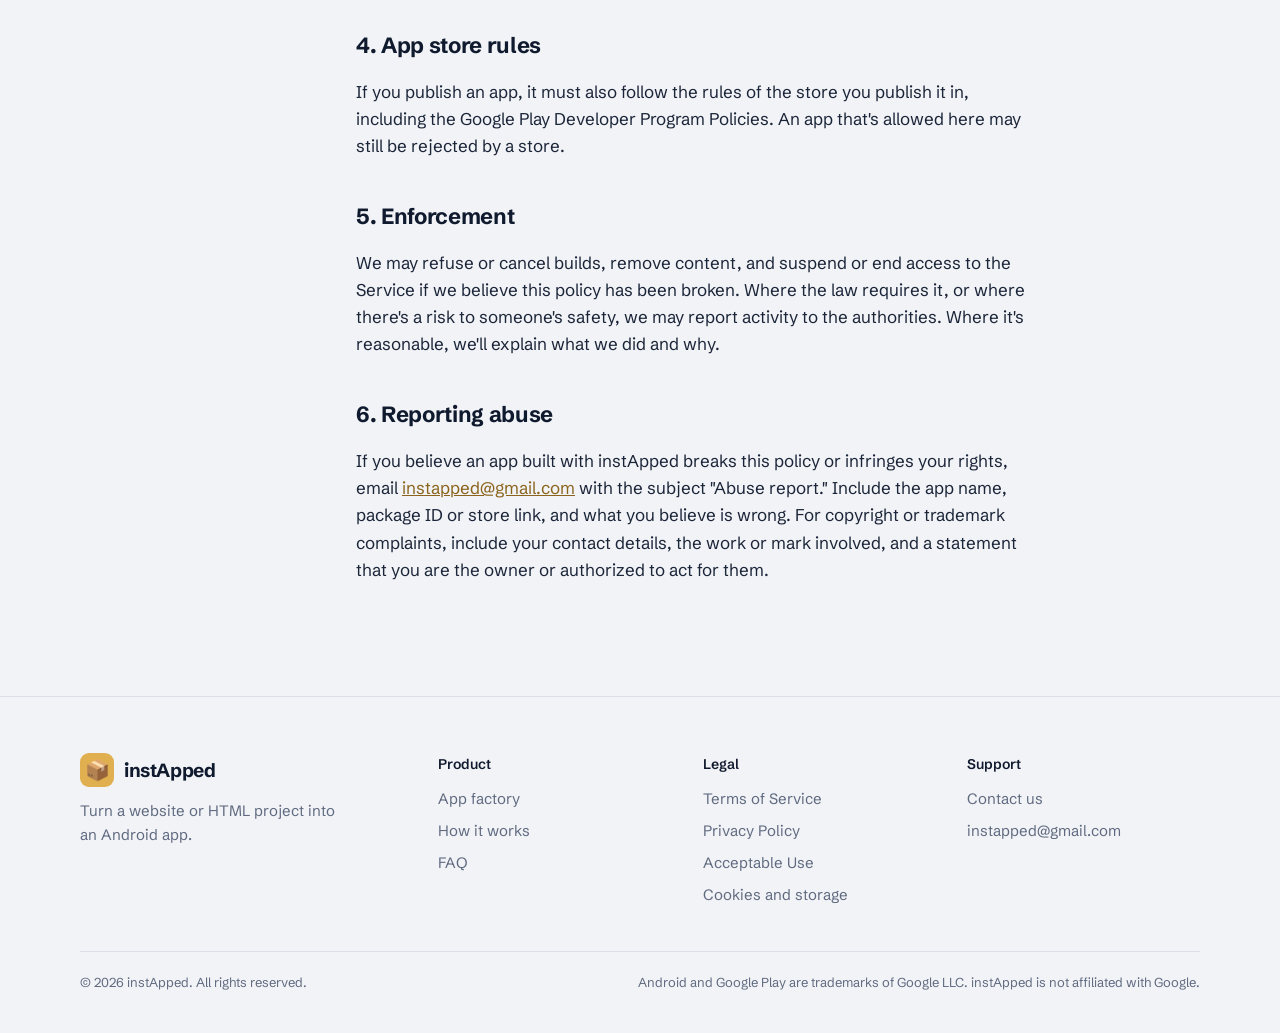
<file: acceptable-use.html>
<!doctype html>
<html lang="en">
<head>
<meta charset="utf-8">
<meta name="viewport" content="width=device-width,initial-scale=1,viewport-fit=cover">
<title>Acceptable Use Policy — instApped</title>
<meta name="description" content="What you can and can't build or do with instApped.">
<meta name="theme-color" content="#101a2e">
<meta name="robots" content="index,follow">
<link rel="canonical" href="https://instapped.com/acceptable-use.html">
<link rel="icon" href="/assets/favicon.svg" type="image/svg+xml">
<link rel="preconnect" href="https://fonts.googleapis.com">
<link rel="preconnect" href="https://fonts.gstatic.com" crossorigin>
<link href="https://fonts.googleapis.com/css2?family=Schibsted+Grotesk:wght@400;500;600;700;800&display=swap" rel="stylesheet">
<link rel="stylesheet" href="/assets/site.css">
</head>
<body>
<a class="skip" href="#main">Skip to content</a>

<header class="site-head">
  <div class="wrap">
    <a class="brand" href="/" aria-label="instApped home"><span class="logo" aria-hidden="true">📦</span>instApped</a>
    <nav class="site-nav" aria-label="Main">
      <a href="/#how-it-works">How it works</a>
      <a href="/#faq">FAQ</a>
      <a class="btn primary small" href="https://create.instapped.com/">Create your app</a>
    </nav>
  </div>
</header>

<main id="main" class="wrap doc">
  <nav class="doc-nav" aria-label="Policies and support">
    <p>Legal and support</p>
    <ul>
      <li><a href="/terms.html">Terms of Service</a></li>
      <li><a href="/privacy-policy.html">Privacy Policy</a></li>
      <li><a href="/acceptable-use.html" aria-current="page">Acceptable Use</a></li>
      <li><a href="/cookies.html">Cookies and storage</a></li>
      <li><a href="/contact.html">Contact</a></li>
    </ul>
  </nav>
  <article>
<h1>Acceptable Use Policy</h1>
<p class="meta">Effective October 21, 2026</p>

<div class="summary">
  <h2>The short version</h2>
  <p>Build apps from content you have the right to use, that are honest about what they are, and that don't harm the people who install them. This policy is part of our <a href="/terms.html">Terms of Service</a>.</p>
</div>

<h2>1. Content you must have rights to</h2>
<p>Only package websites, files, names, logos and icons that you own or have clear permission to use. Don't build an app from someone else's website or brand without their authorization.</p>

<h2>2. Apps you may not build</h2>
<ul>
  <li><strong>Malicious software:</strong> malware, spyware, stalkerware, or apps that damage devices, steal data or take actions users didn't agree to.</li>
  <li><strong>Phishing and impersonation:</strong> apps that pretend to be another person, company, bank, government body or app, or that collect passwords or payment details under false pretenses.</li>
  <li><strong>Deception and fraud:</strong> scams, fake giveaways, misleading investment schemes, or apps that hide what they really do.</li>
  <li><strong>Infringing content:</strong> pirated media, software or games, or anything that violates copyright, trademark or other rights.</li>
  <li><strong>Harm to children:</strong> any content that sexualizes, exploits or endangers minors. We report this content to the authorities.</li>
  <li><strong>Illegal content and goods:</strong> content that is illegal where it's offered, or that sells or promotes illegal goods or services.</li>
  <li><strong>Hate, harassment and violence:</strong> content that promotes violence, terrorism or hatred against people based on protected characteristics, or that targets individuals for harassment.</li>
  <li><strong>Non-consensual intimate content</strong>, or sexual content distributed in breach of the law or store policies.</li>
  <li><strong>Covert data collection:</strong> apps that collect personal or sensitive data without proper disclosure and consent.</li>
</ul>

<h2>3. Misuse of the service</h2>
<ul>
  <li>Don't probe, scan, overload or attack the Service or its build infrastructure.</li>
  <li>Don't use build jobs for anything other than building your app, such as cryptocurrency mining or running unrelated code.</li>
  <li>Don't submit automated or bulk builds designed to get around limits or disrupt other users.</li>
  <li>Don't try to access other people's projects, build files or our private systems and credentials.</li>
  <li>Don't upload secrets you're not authorized to use, or put signing credentials in project files.</li>
</ul>

<h2>4. App store rules</h2>
<p>If you publish an app, it must also follow the rules of the store you publish it in, including the Google Play Developer Program Policies. An app that's allowed here may still be rejected by a store.</p>

<h2>5. Enforcement</h2>
<p>We may refuse or cancel builds, remove content, and suspend or end access to the Service if we believe this policy has been broken. Where the law requires it, or where there's a risk to someone's safety, we may report activity to the authorities. Where it's reasonable, we'll explain what we did and why.</p>

<h2>6. Reporting abuse</h2>
<p>If you believe an app built with instApped breaks this policy or infringes your rights, email <a href="mailto:instapped@gmail.com?subject=Abuse%20report">instapped@gmail.com</a> with the subject "Abuse report." Include the app name, package ID or store link, and what you believe is wrong. For copyright or trademark complaints, include your contact details, the work or mark involved, and a statement that you are the owner or authorized to act for them.</p>
  </article>
</main>

<footer class="site-foot">
  <div class="wrap">
    <div class="foot-grid">
      <div class="foot-about">
        <a class="brand" href="/"><span class="logo" aria-hidden="true">📦</span>instApped</a>
        <p>Turn a website or HTML project into an Android app.</p>
      </div>
      <div>
        <h2>Product</h2>
        <ul>
          <li><a href="https://create.instapped.com/">App factory</a></li>
          <li><a href="/#how-it-works">How it works</a></li>
          <li><a href="/#faq">FAQ</a></li>
        </ul>
      </div>
      <div>
        <h2>Legal</h2>
        <ul>
          <li><a href="/terms.html">Terms of Service</a></li>
          <li><a href="/privacy-policy.html">Privacy Policy</a></li>
          <li><a href="/acceptable-use.html">Acceptable Use</a></li>
          <li><a href="/cookies.html">Cookies and storage</a></li>
        </ul>
      </div>
      <div>
        <h2>Support</h2>
        <ul>
          <li><a href="/contact.html">Contact us</a></li>
          <li><a href="mailto:instapped@gmail.com">instapped@gmail.com</a></li>
        </ul>
      </div>
    </div>
    <div class="foot-base">
      <p>© <span data-year>2026</span> instApped. All rights reserved.</p>
      <p>Android and Google Play are trademarks of Google LLC. instApped is not affiliated with Google.</p>
    </div>
  </div>
</footer>

<script>
document.querySelectorAll("[data-year]").forEach(e=>e.textContent=new Date().getFullYear());
const head=document.querySelector(".site-head");
const onScroll=()=>head.classList.toggle("scrolled",scrollY>8);
addEventListener("scroll",onScroll,{passive:true});onScroll();
</script>
</body>
</html>
</file>
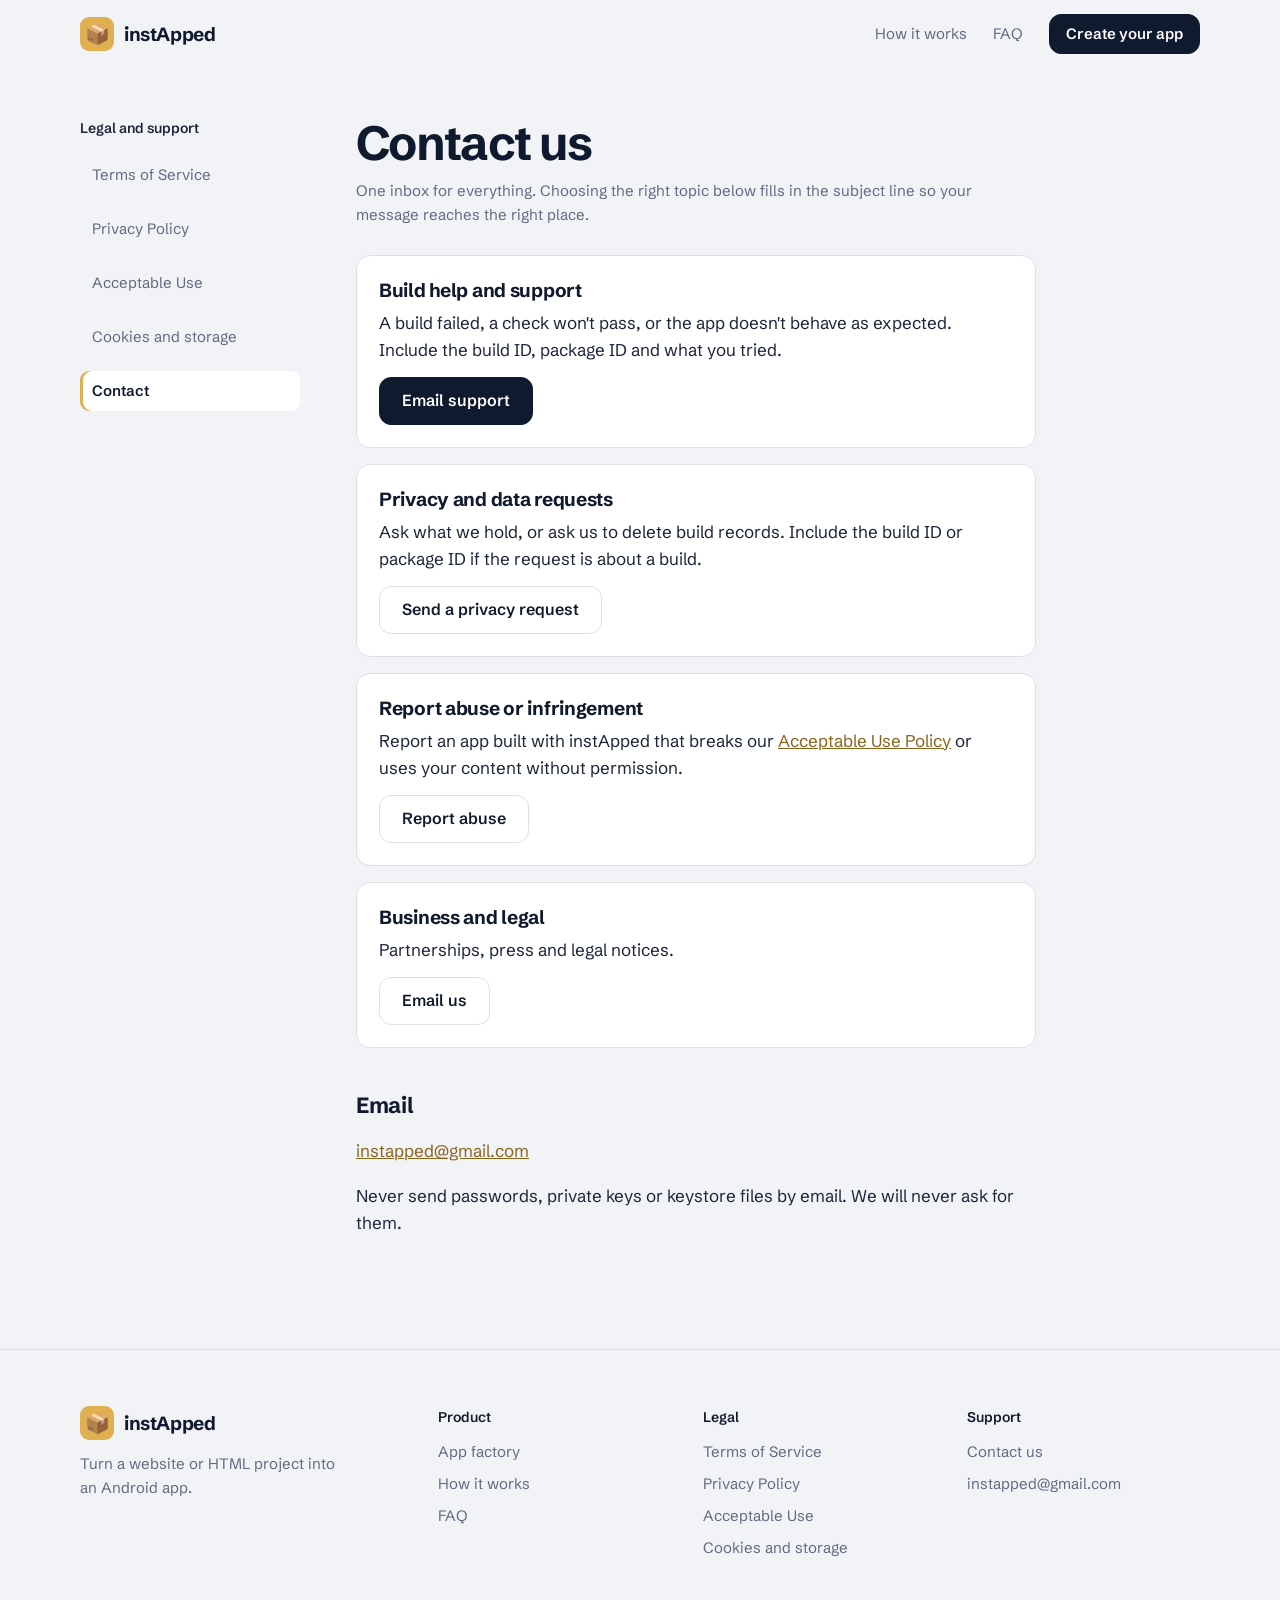
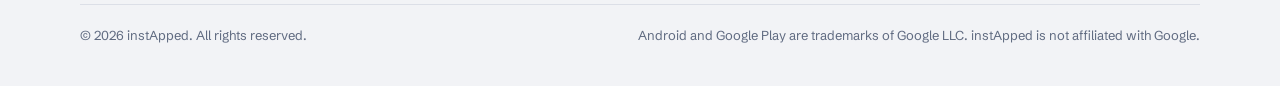
<file: contact.html>
<!doctype html>
<html lang="en">
<head>
<meta charset="utf-8">
<meta name="viewport" content="width=device-width,initial-scale=1,viewport-fit=cover">
<title>Contact — instApped</title>
<meta name="description" content="Get help with instApped, send a privacy request or report abuse.">
<meta name="theme-color" content="#101a2e">
<meta name="robots" content="index,follow">
<link rel="canonical" href="https://instapped.com/contact.html">
<link rel="icon" href="/assets/favicon.svg" type="image/svg+xml">
<link rel="preconnect" href="https://fonts.googleapis.com">
<link rel="preconnect" href="https://fonts.gstatic.com" crossorigin>
<link href="https://fonts.googleapis.com/css2?family=Schibsted+Grotesk:wght@400;500;600;700;800&display=swap" rel="stylesheet">
<link rel="stylesheet" href="/assets/site.css">
</head>
<body>
<a class="skip" href="#main">Skip to content</a>

<header class="site-head">
  <div class="wrap">
    <a class="brand" href="/" aria-label="instApped home"><span class="logo" aria-hidden="true">📦</span>instApped</a>
    <nav class="site-nav" aria-label="Main">
      <a href="/#how-it-works">How it works</a>
      <a href="/#faq">FAQ</a>
      <a class="btn primary small" href="https://create.instapped.com/">Create your app</a>
    </nav>
  </div>
</header>

<main id="main" class="wrap doc">
  <nav class="doc-nav" aria-label="Policies and support">
    <p>Legal and support</p>
    <ul>
      <li><a href="/terms.html">Terms of Service</a></li>
      <li><a href="/privacy-policy.html">Privacy Policy</a></li>
      <li><a href="/acceptable-use.html">Acceptable Use</a></li>
      <li><a href="/cookies.html">Cookies and storage</a></li>
      <li><a href="/contact.html" aria-current="page">Contact</a></li>
    </ul>
  </nav>
  <article>
<h1>Contact us</h1>
<p class="meta">One inbox for everything. Choosing the right topic below fills in the subject line so your message reaches the right place.</p>

<div class="contact-card">
  <h2>Build help and support</h2>
  <p>A build failed, a check won't pass, or the app doesn't behave as expected. Include the build ID, package ID and what you tried.</p>
  <a class="btn primary" href="mailto:instapped@gmail.com?subject=Support%3A%20&body=Build%20ID%3A%0APackage%20ID%3A%0AWhat%20happened%3A%0A">Email support</a>
</div>

<div class="contact-card">
  <h2>Privacy and data requests</h2>
  <p>Ask what we hold, or ask us to delete build records. Include the build ID or package ID if the request is about a build.</p>
  <a class="btn" href="mailto:instapped@gmail.com?subject=Privacy%20request">Send a privacy request</a>
</div>

<div class="contact-card">
  <h2>Report abuse or infringement</h2>
  <p>Report an app built with instApped that breaks our <a href="/acceptable-use.html">Acceptable Use Policy</a> or uses your content without permission.</p>
  <a class="btn" href="mailto:instapped@gmail.com?subject=Abuse%20report&body=App%20name%20or%20store%20link%3A%0APackage%20ID%3A%0AWhat%20is%20wrong%3A%0A">Report abuse</a>
</div>

<div class="contact-card">
  <h2>Business and legal</h2>
  <p>Partnerships, press and legal notices.</p>
  <a class="btn" href="mailto:instapped@gmail.com?subject=Business%20inquiry">Email us</a>
</div>

<h2>Email</h2>
<p><a href="mailto:instapped@gmail.com">instapped@gmail.com</a></p>
<p>Never send passwords, private keys or keystore files by email. We will never ask for them.</p>
  </article>
</main>

<footer class="site-foot">
  <div class="wrap">
    <div class="foot-grid">
      <div class="foot-about">
        <a class="brand" href="/"><span class="logo" aria-hidden="true">📦</span>instApped</a>
        <p>Turn a website or HTML project into an Android app.</p>
      </div>
      <div>
        <h2>Product</h2>
        <ul>
          <li><a href="https://create.instapped.com/">App factory</a></li>
          <li><a href="/#how-it-works">How it works</a></li>
          <li><a href="/#faq">FAQ</a></li>
        </ul>
      </div>
      <div>
        <h2>Legal</h2>
        <ul>
          <li><a href="/terms.html">Terms of Service</a></li>
          <li><a href="/privacy-policy.html">Privacy Policy</a></li>
          <li><a href="/acceptable-use.html">Acceptable Use</a></li>
          <li><a href="/cookies.html">Cookies and storage</a></li>
        </ul>
      </div>
      <div>
        <h2>Support</h2>
        <ul>
          <li><a href="/contact.html">Contact us</a></li>
          <li><a href="mailto:instapped@gmail.com">instapped@gmail.com</a></li>
        </ul>
      </div>
    </div>
    <div class="foot-base">
      <p>© <span data-year>2026</span> instApped. All rights reserved.</p>
      <p>Android and Google Play are trademarks of Google LLC. instApped is not affiliated with Google.</p>
    </div>
  </div>
</footer>

<script>
document.querySelectorAll("[data-year]").forEach(e=>e.textContent=new Date().getFullYear());
const head=document.querySelector(".site-head");
const onScroll=()=>head.classList.toggle("scrolled",scrollY>8);
addEventListener("scroll",onScroll,{passive:true});onScroll();
</script>
</body>
</html>
</file>
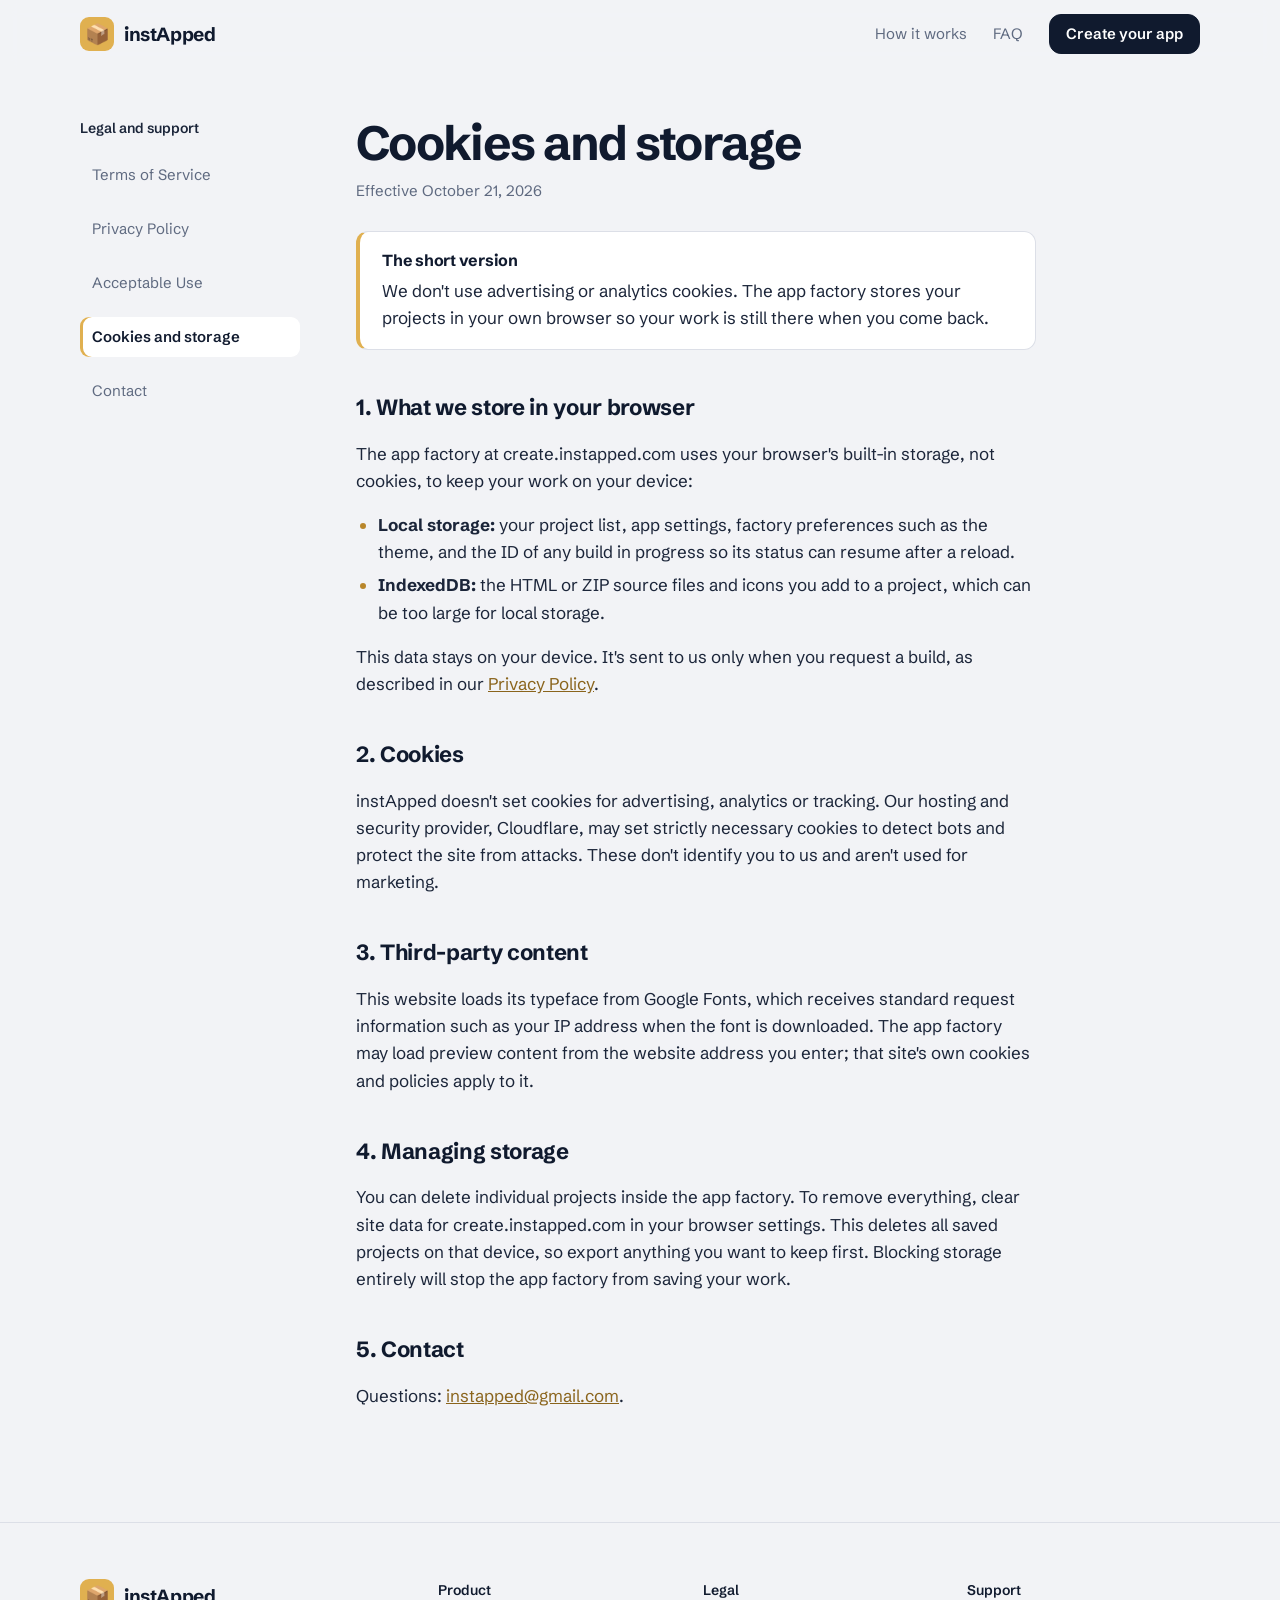
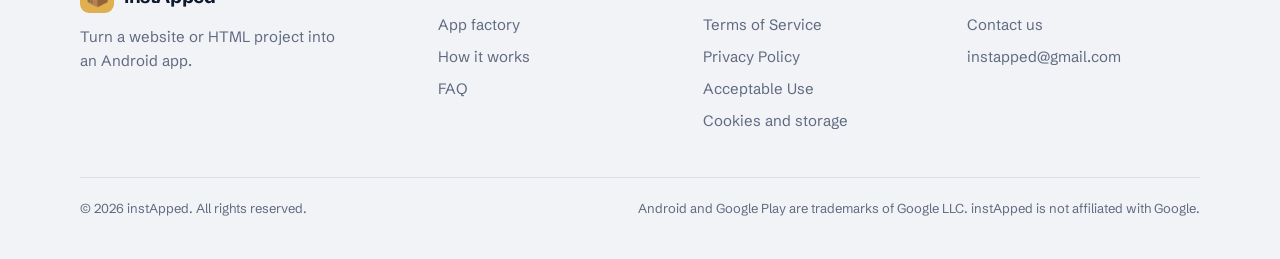
<file: cookies.html>
<!doctype html>
<html lang="en">
<head>
<meta charset="utf-8">
<meta name="viewport" content="width=device-width,initial-scale=1,viewport-fit=cover">
<title>Cookies and Storage — instApped</title>
<meta name="description" content="What instApped stores in your browser and why.">
<meta name="theme-color" content="#101a2e">
<meta name="robots" content="index,follow">
<link rel="canonical" href="https://instapped.com/cookies.html">
<link rel="icon" href="/assets/favicon.svg" type="image/svg+xml">
<link rel="preconnect" href="https://fonts.googleapis.com">
<link rel="preconnect" href="https://fonts.gstatic.com" crossorigin>
<link href="https://fonts.googleapis.com/css2?family=Schibsted+Grotesk:wght@400;500;600;700;800&display=swap" rel="stylesheet">
<link rel="stylesheet" href="/assets/site.css">
</head>
<body>
<a class="skip" href="#main">Skip to content</a>

<header class="site-head">
  <div class="wrap">
    <a class="brand" href="/" aria-label="instApped home"><span class="logo" aria-hidden="true">📦</span>instApped</a>
    <nav class="site-nav" aria-label="Main">
      <a href="/#how-it-works">How it works</a>
      <a href="/#faq">FAQ</a>
      <a class="btn primary small" href="https://create.instapped.com/">Create your app</a>
    </nav>
  </div>
</header>

<main id="main" class="wrap doc">
  <nav class="doc-nav" aria-label="Policies and support">
    <p>Legal and support</p>
    <ul>
      <li><a href="/terms.html">Terms of Service</a></li>
      <li><a href="/privacy-policy.html">Privacy Policy</a></li>
      <li><a href="/acceptable-use.html">Acceptable Use</a></li>
      <li><a href="/cookies.html" aria-current="page">Cookies and storage</a></li>
      <li><a href="/contact.html">Contact</a></li>
    </ul>
  </nav>
  <article>
<h1>Cookies and storage</h1>
<p class="meta">Effective October 21, 2026</p>

<div class="summary">
  <h2>The short version</h2>
  <p>We don't use advertising or analytics cookies. The app factory stores your projects in your own browser so your work is still there when you come back.</p>
</div>

<h2>1. What we store in your browser</h2>
<p>The app factory at create.instapped.com uses your browser's built-in storage, not cookies, to keep your work on your device:</p>
<ul>
  <li><strong>Local storage:</strong> your project list, app settings, factory preferences such as the theme, and the ID of any build in progress so its status can resume after a reload.</li>
  <li><strong>IndexedDB:</strong> the HTML or ZIP source files and icons you add to a project, which can be too large for local storage.</li>
</ul>
<p>This data stays on your device. It's sent to us only when you request a build, as described in our <a href="/privacy-policy.html">Privacy Policy</a>.</p>

<h2>2. Cookies</h2>
<p>instApped doesn't set cookies for advertising, analytics or tracking. Our hosting and security provider, Cloudflare, may set strictly necessary cookies to detect bots and protect the site from attacks. These don't identify you to us and aren't used for marketing.</p>

<h2>3. Third-party content</h2>
<p>This website loads its typeface from Google Fonts, which receives standard request information such as your IP address when the font is downloaded. The app factory may load preview content from the website address you enter; that site's own cookies and policies apply to it.</p>

<h2>4. Managing storage</h2>
<p>You can delete individual projects inside the app factory. To remove everything, clear site data for create.instapped.com in your browser settings. This deletes all saved projects on that device, so export anything you want to keep first. Blocking storage entirely will stop the app factory from saving your work.</p>

<h2>5. Contact</h2>
<p>Questions: <a href="mailto:instapped@gmail.com?subject=Cookies%20and%20storage">instapped@gmail.com</a>.</p>
  </article>
</main>

<footer class="site-foot">
  <div class="wrap">
    <div class="foot-grid">
      <div class="foot-about">
        <a class="brand" href="/"><span class="logo" aria-hidden="true">📦</span>instApped</a>
        <p>Turn a website or HTML project into an Android app.</p>
      </div>
      <div>
        <h2>Product</h2>
        <ul>
          <li><a href="https://create.instapped.com/">App factory</a></li>
          <li><a href="/#how-it-works">How it works</a></li>
          <li><a href="/#faq">FAQ</a></li>
        </ul>
      </div>
      <div>
        <h2>Legal</h2>
        <ul>
          <li><a href="/terms.html">Terms of Service</a></li>
          <li><a href="/privacy-policy.html">Privacy Policy</a></li>
          <li><a href="/acceptable-use.html">Acceptable Use</a></li>
          <li><a href="/cookies.html">Cookies and storage</a></li>
        </ul>
      </div>
      <div>
        <h2>Support</h2>
        <ul>
          <li><a href="/contact.html">Contact us</a></li>
          <li><a href="mailto:instapped@gmail.com">instapped@gmail.com</a></li>
        </ul>
      </div>
    </div>
    <div class="foot-base">
      <p>© <span data-year>2026</span> instApped. All rights reserved.</p>
      <p>Android and Google Play are trademarks of Google LLC. instApped is not affiliated with Google.</p>
    </div>
  </div>
</footer>

<script>
document.querySelectorAll("[data-year]").forEach(e=>e.textContent=new Date().getFullYear());
const head=document.querySelector(".site-head");
const onScroll=()=>head.classList.toggle("scrolled",scrollY>8);
addEventListener("scroll",onScroll,{passive:true});onScroll();
</script>
</body>
</html>
</file>
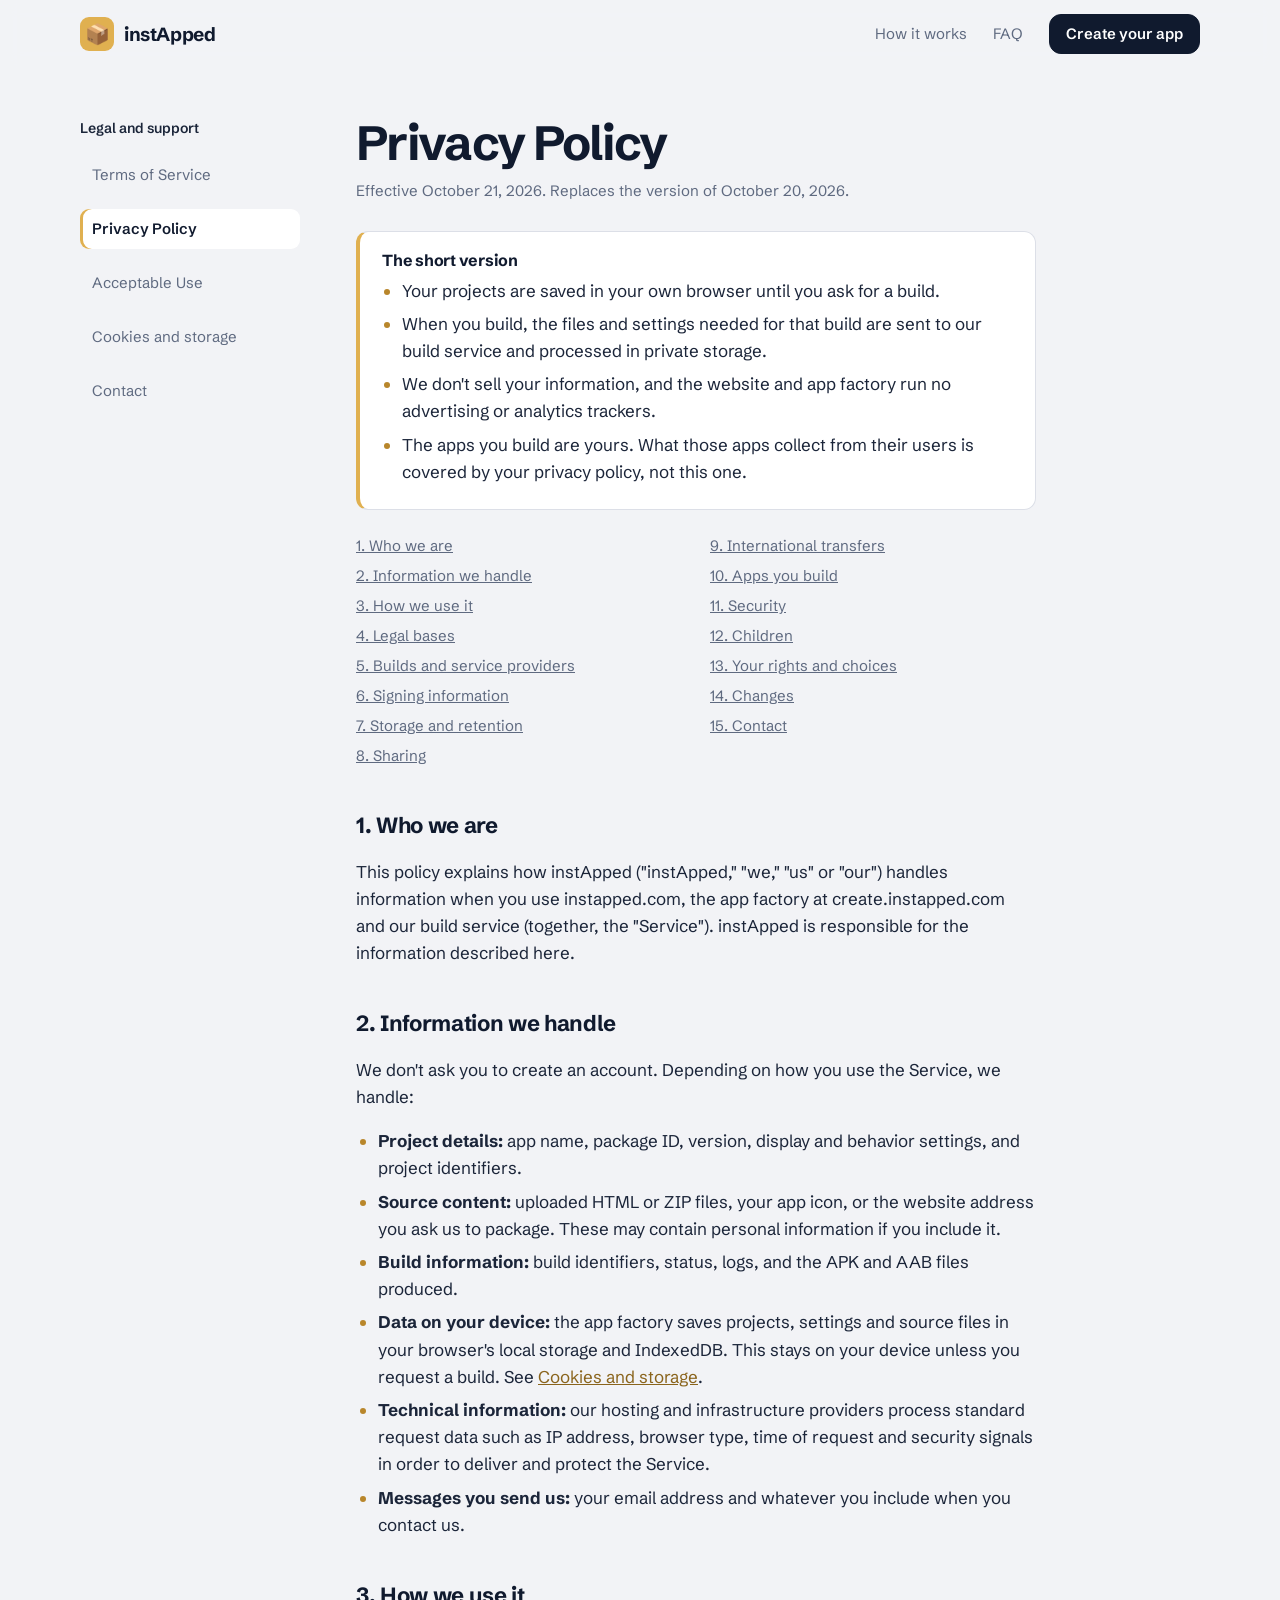
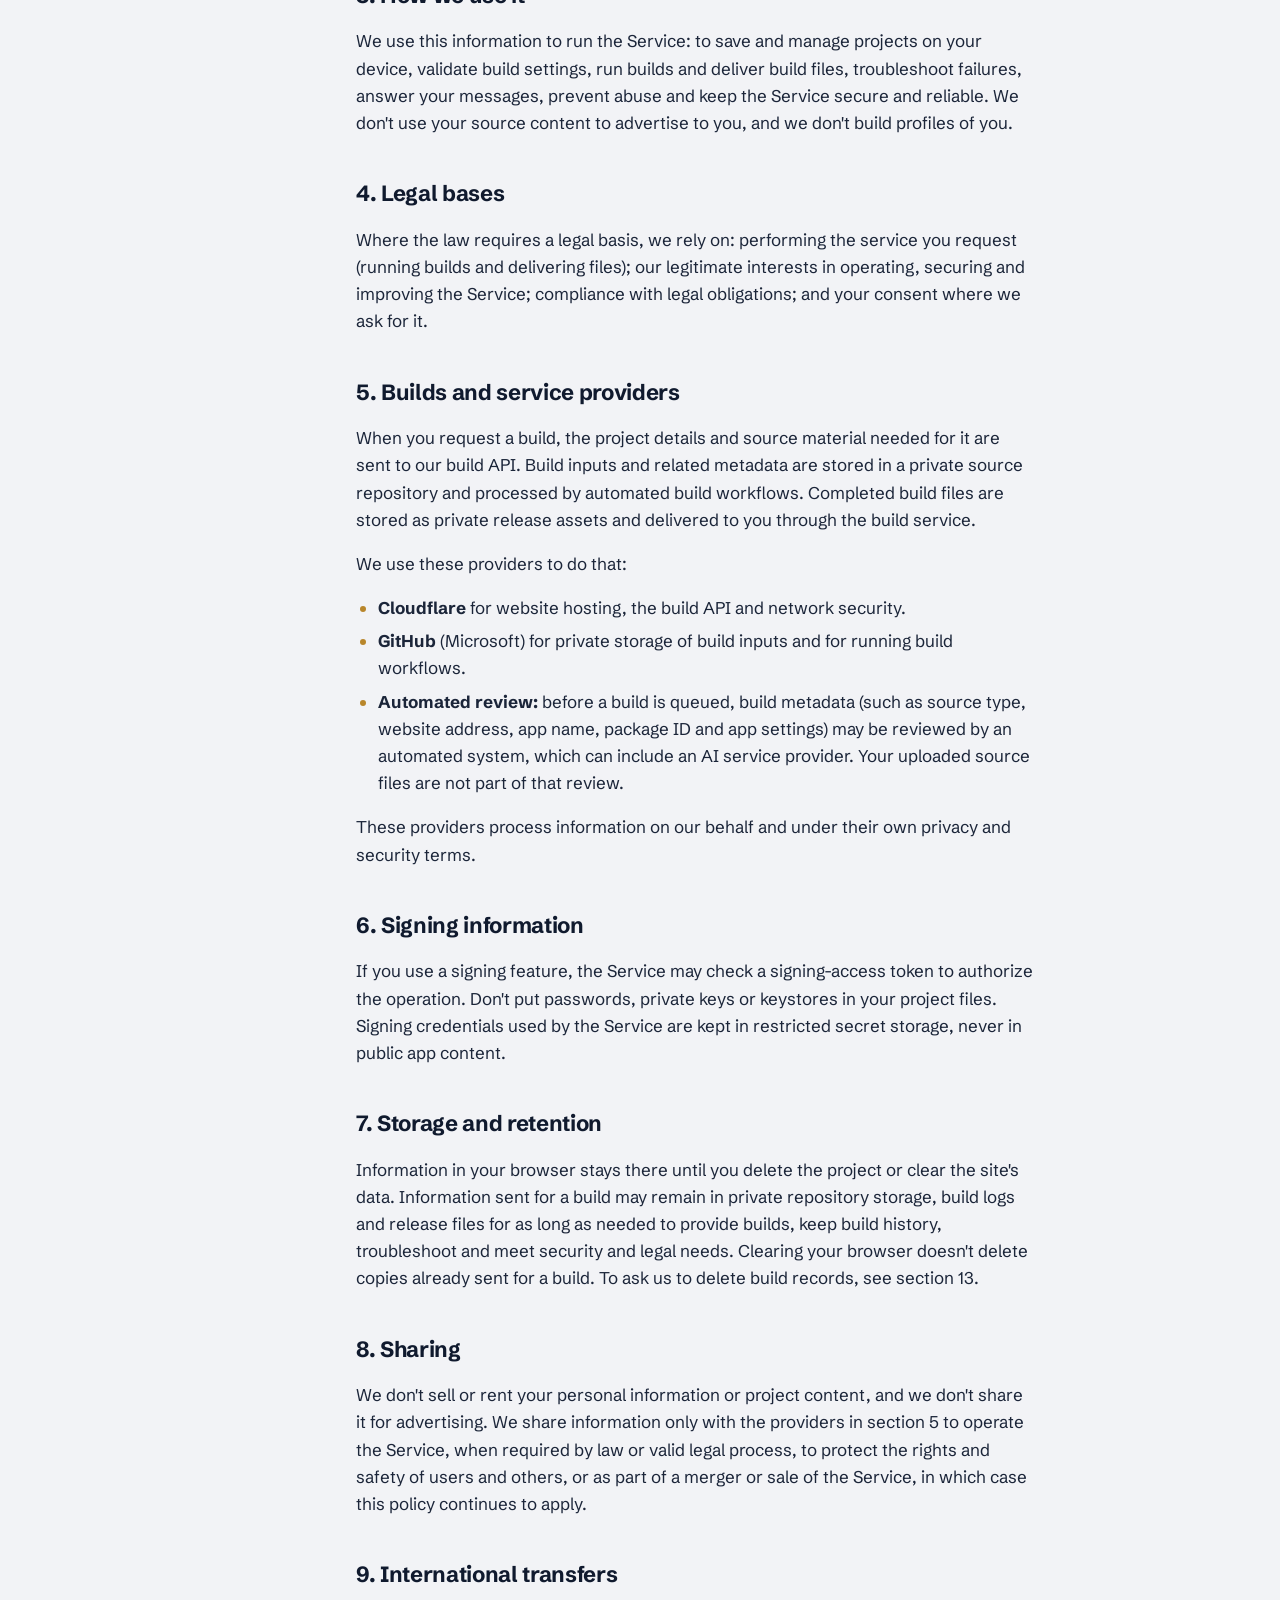
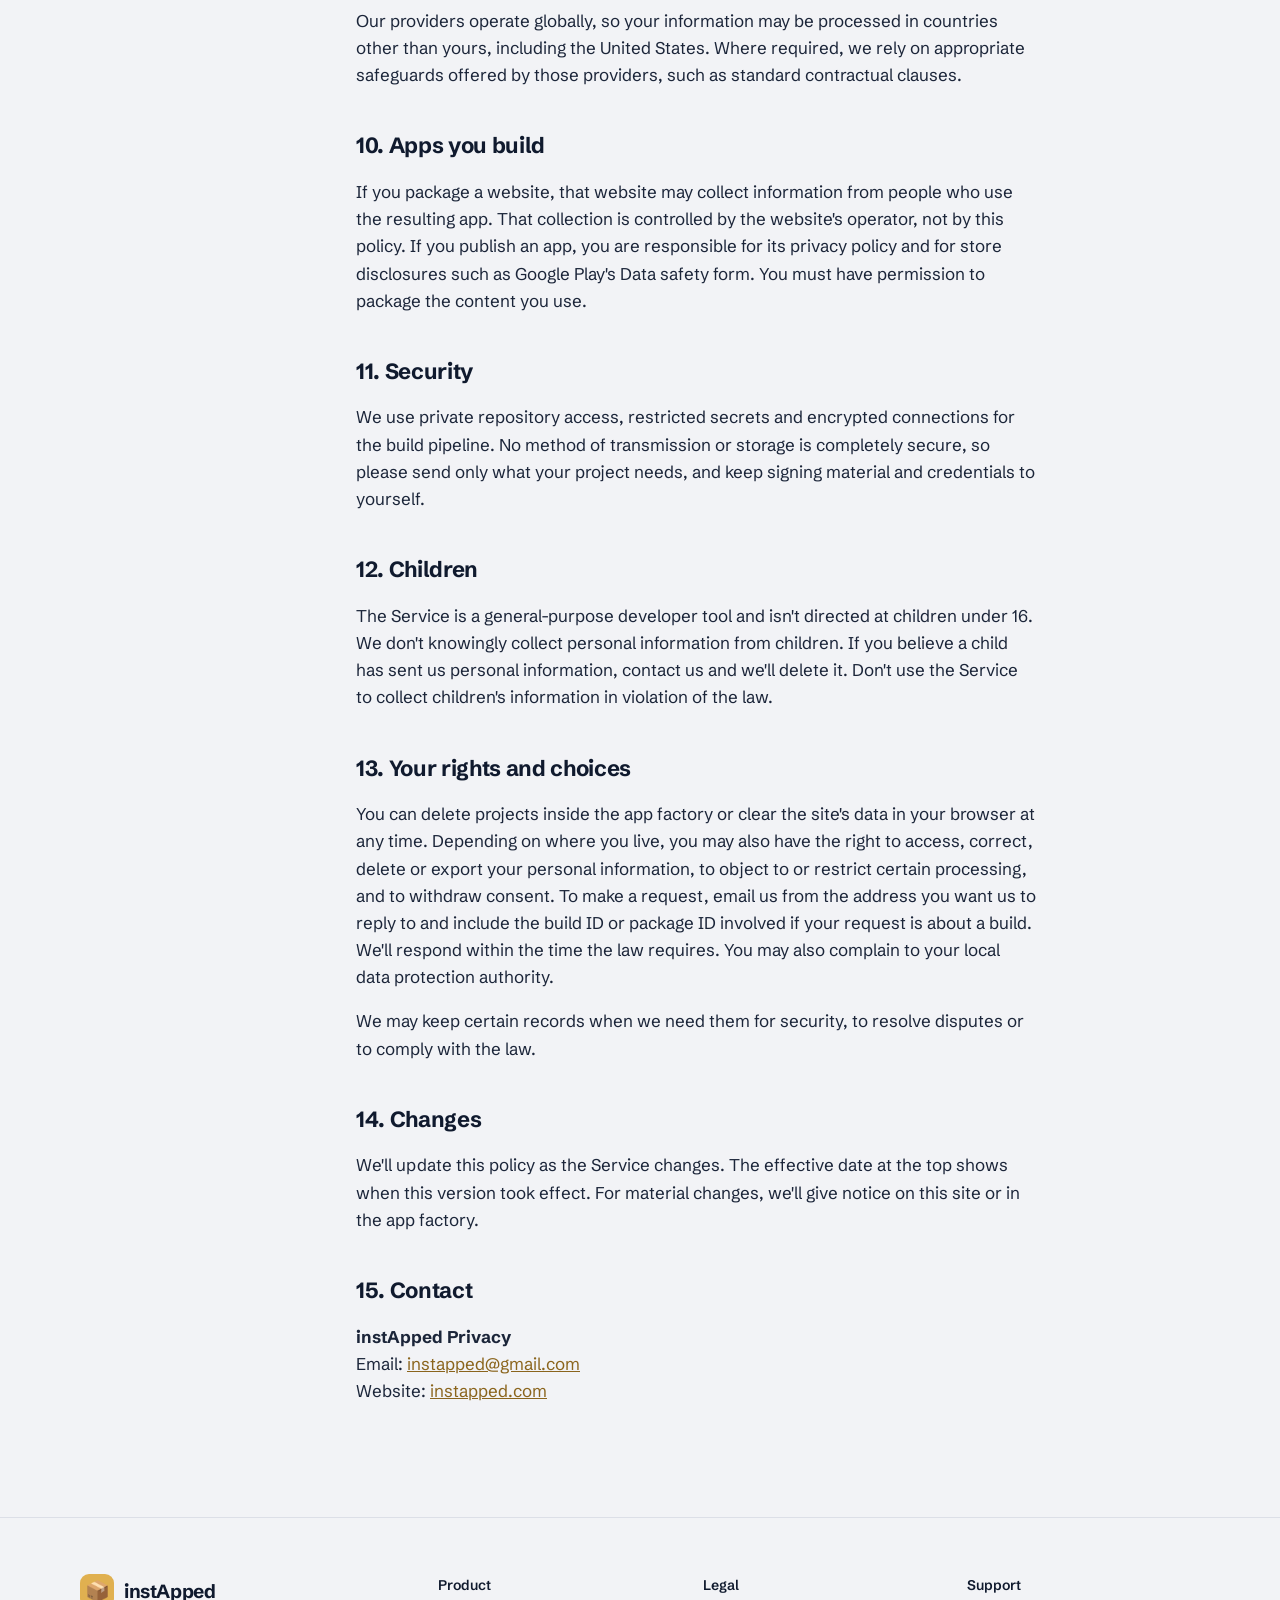
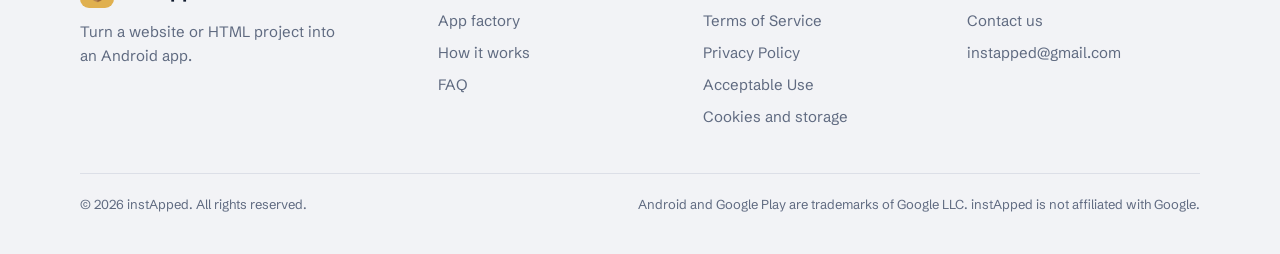
<file: privacy-policy.html>
<!doctype html>
<html lang="en">
<head>
<meta charset="utf-8">
<meta name="viewport" content="width=device-width,initial-scale=1,viewport-fit=cover">
<title>Privacy Policy — instApped</title>
<meta name="description" content="How instApped handles information when you use the website, the app factory and the build service.">
<meta name="theme-color" content="#101a2e">
<meta name="robots" content="index,follow">
<link rel="canonical" href="https://instapped.com/privacy-policy.html">
<link rel="icon" href="/assets/favicon.svg" type="image/svg+xml">
<link rel="preconnect" href="https://fonts.googleapis.com">
<link rel="preconnect" href="https://fonts.gstatic.com" crossorigin>
<link href="https://fonts.googleapis.com/css2?family=Schibsted+Grotesk:wght@400;500;600;700;800&display=swap" rel="stylesheet">
<link rel="stylesheet" href="/assets/site.css">
</head>
<body>
<a class="skip" href="#main">Skip to content</a>

<header class="site-head">
  <div class="wrap">
    <a class="brand" href="/" aria-label="instApped home"><span class="logo" aria-hidden="true">📦</span>instApped</a>
    <nav class="site-nav" aria-label="Main">
      <a href="/#how-it-works">How it works</a>
      <a href="/#faq">FAQ</a>
      <a class="btn primary small" href="https://create.instapped.com/">Create your app</a>
    </nav>
  </div>
</header>

<main id="main" class="wrap doc">
  <nav class="doc-nav" aria-label="Policies and support">
    <p>Legal and support</p>
    <ul>
      <li><a href="/terms.html">Terms of Service</a></li>
      <li><a href="/privacy-policy.html" aria-current="page">Privacy Policy</a></li>
      <li><a href="/acceptable-use.html">Acceptable Use</a></li>
      <li><a href="/cookies.html">Cookies and storage</a></li>
      <li><a href="/contact.html">Contact</a></li>
    </ul>
  </nav>
  <article>
<h1>Privacy Policy</h1>
<p class="meta">Effective October 21, 2026. Replaces the version of October 20, 2026.</p>

<div class="summary">
  <h2>The short version</h2>
  <ul>
    <li>Your projects are saved in your own browser until you ask for a build.</li>
    <li>When you build, the files and settings needed for that build are sent to our build service and processed in private storage.</li>
    <li>We don't sell your information, and the website and app factory run no advertising or analytics trackers.</li>
    <li>The apps you build are yours. What those apps collect from their users is covered by your privacy policy, not this one.</li>
  </ul>
</div>

<ol class="toc">
  <li><a href="#p1">1. Who we are</a></li><li><a href="#p2">2. Information we handle</a></li>
  <li><a href="#p3">3. How we use it</a></li><li><a href="#p4">4. Legal bases</a></li>
  <li><a href="#p5">5. Builds and service providers</a></li><li><a href="#p6">6. Signing information</a></li>
  <li><a href="#p7">7. Storage and retention</a></li><li><a href="#p8">8. Sharing</a></li>
  <li><a href="#p9">9. International transfers</a></li><li><a href="#p10">10. Apps you build</a></li>
  <li><a href="#p11">11. Security</a></li><li><a href="#p12">12. Children</a></li>
  <li><a href="#p13">13. Your rights and choices</a></li><li><a href="#p14">14. Changes</a></li>
  <li><a href="#p15">15. Contact</a></li>
</ol>

<h2 id="p1">1. Who we are</h2>
<p>This policy explains how instApped ("instApped," "we," "us" or "our") handles information when you use instapped.com, the app factory at create.instapped.com and our build service (together, the "Service"). instApped is responsible for the information described here.</p>

<h2 id="p2">2. Information we handle</h2>
<p>We don't ask you to create an account. Depending on how you use the Service, we handle:</p>
<ul>
  <li><strong>Project details:</strong> app name, package ID, version, display and behavior settings, and project identifiers.</li>
  <li><strong>Source content:</strong> uploaded HTML or ZIP files, your app icon, or the website address you ask us to package. These may contain personal information if you include it.</li>
  <li><strong>Build information:</strong> build identifiers, status, logs, and the APK and AAB files produced.</li>
  <li><strong>Data on your device:</strong> the app factory saves projects, settings and source files in your browser's local storage and IndexedDB. This stays on your device unless you request a build. See <a href="/cookies.html">Cookies and storage</a>.</li>
  <li><strong>Technical information:</strong> our hosting and infrastructure providers process standard request data such as IP address, browser type, time of request and security signals in order to deliver and protect the Service.</li>
  <li><strong>Messages you send us:</strong> your email address and whatever you include when you contact us.</li>
</ul>

<h2 id="p3">3. How we use it</h2>
<p>We use this information to run the Service: to save and manage projects on your device, validate build settings, run builds and deliver build files, troubleshoot failures, answer your messages, prevent abuse and keep the Service secure and reliable. We don't use your source content to advertise to you, and we don't build profiles of you.</p>

<h2 id="p4">4. Legal bases</h2>
<p>Where the law requires a legal basis, we rely on: performing the service you request (running builds and delivering files); our legitimate interests in operating, securing and improving the Service; compliance with legal obligations; and your consent where we ask for it.</p>

<h2 id="p5">5. Builds and service providers</h2>
<p>When you request a build, the project details and source material needed for it are sent to our build API. Build inputs and related metadata are stored in a private source repository and processed by automated build workflows. Completed build files are stored as private release assets and delivered to you through the build service.</p>
<p>We use these providers to do that:</p>
<ul>
  <li><strong>Cloudflare</strong> for website hosting, the build API and network security.</li>
  <li><strong>GitHub</strong> (Microsoft) for private storage of build inputs and for running build workflows.</li>
  <li><strong>Automated review:</strong> before a build is queued, build metadata (such as source type, website address, app name, package ID and app settings) may be reviewed by an automated system, which can include an AI service provider. Your uploaded source files are not part of that review.</li>
</ul>
<p>These providers process information on our behalf and under their own privacy and security terms.</p>

<h2 id="p6">6. Signing information</h2>
<p>If you use a signing feature, the Service may check a signing-access token to authorize the operation. Don't put passwords, private keys or keystores in your project files. Signing credentials used by the Service are kept in restricted secret storage, never in public app content.</p>

<h2 id="p7">7. Storage and retention</h2>
<p>Information in your browser stays there until you delete the project or clear the site's data. Information sent for a build may remain in private repository storage, build logs and release files for as long as needed to provide builds, keep build history, troubleshoot and meet security and legal needs. Clearing your browser doesn't delete copies already sent for a build. To ask us to delete build records, see section 13.</p>

<h2 id="p8">8. Sharing</h2>
<p>We don't sell or rent your personal information or project content, and we don't share it for advertising. We share information only with the providers in section 5 to operate the Service, when required by law or valid legal process, to protect the rights and safety of users and others, or as part of a merger or sale of the Service, in which case this policy continues to apply.</p>

<h2 id="p9">9. International transfers</h2>
<p>Our providers operate globally, so your information may be processed in countries other than yours, including the United States. Where required, we rely on appropriate safeguards offered by those providers, such as standard contractual clauses.</p>

<h2 id="p10">10. Apps you build</h2>
<p>If you package a website, that website may collect information from people who use the resulting app. That collection is controlled by the website's operator, not by this policy. If you publish an app, you are responsible for its privacy policy and for store disclosures such as Google Play's Data safety form. You must have permission to package the content you use.</p>

<h2 id="p11">11. Security</h2>
<p>We use private repository access, restricted secrets and encrypted connections for the build pipeline. No method of transmission or storage is completely secure, so please send only what your project needs, and keep signing material and credentials to yourself.</p>

<h2 id="p12">12. Children</h2>
<p>The Service is a general-purpose developer tool and isn't directed at children under 16. We don't knowingly collect personal information from children. If you believe a child has sent us personal information, contact us and we'll delete it. Don't use the Service to collect children's information in violation of the law.</p>

<h2 id="p13">13. Your rights and choices</h2>
<p>You can delete projects inside the app factory or clear the site's data in your browser at any time. Depending on where you live, you may also have the right to access, correct, delete or export your personal information, to object to or restrict certain processing, and to withdraw consent. To make a request, email us from the address you want us to reply to and include the build ID or package ID involved if your request is about a build. We'll respond within the time the law requires. You may also complain to your local data protection authority.</p>
<p>We may keep certain records when we need them for security, to resolve disputes or to comply with the law.</p>

<h2 id="p14">14. Changes</h2>
<p>We'll update this policy as the Service changes. The effective date at the top shows when this version took effect. For material changes, we'll give notice on this site or in the app factory.</p>

<h2 id="p15">15. Contact</h2>
<p><strong>instApped Privacy</strong><br>Email: <a href="mailto:instapped@gmail.com?subject=Privacy%20request">instapped@gmail.com</a><br>Website: <a href="https://instapped.com/">instapped.com</a></p>
  </article>
</main>

<footer class="site-foot">
  <div class="wrap">
    <div class="foot-grid">
      <div class="foot-about">
        <a class="brand" href="/"><span class="logo" aria-hidden="true">📦</span>instApped</a>
        <p>Turn a website or HTML project into an Android app.</p>
      </div>
      <div>
        <h2>Product</h2>
        <ul>
          <li><a href="https://create.instapped.com/">App factory</a></li>
          <li><a href="/#how-it-works">How it works</a></li>
          <li><a href="/#faq">FAQ</a></li>
        </ul>
      </div>
      <div>
        <h2>Legal</h2>
        <ul>
          <li><a href="/terms.html">Terms of Service</a></li>
          <li><a href="/privacy-policy.html">Privacy Policy</a></li>
          <li><a href="/acceptable-use.html">Acceptable Use</a></li>
          <li><a href="/cookies.html">Cookies and storage</a></li>
        </ul>
      </div>
      <div>
        <h2>Support</h2>
        <ul>
          <li><a href="/contact.html">Contact us</a></li>
          <li><a href="mailto:instapped@gmail.com">instapped@gmail.com</a></li>
        </ul>
      </div>
    </div>
    <div class="foot-base">
      <p>© <span data-year>2026</span> instApped. All rights reserved.</p>
      <p>Android and Google Play are trademarks of Google LLC. instApped is not affiliated with Google.</p>
    </div>
  </div>
</footer>

<script>
document.querySelectorAll("[data-year]").forEach(e=>e.textContent=new Date().getFullYear());
const head=document.querySelector(".site-head");
const onScroll=()=>head.classList.toggle("scrolled",scrollY>8);
addEventListener("scroll",onScroll,{passive:true});onScroll();
</script>
</body>
</html>
</file>
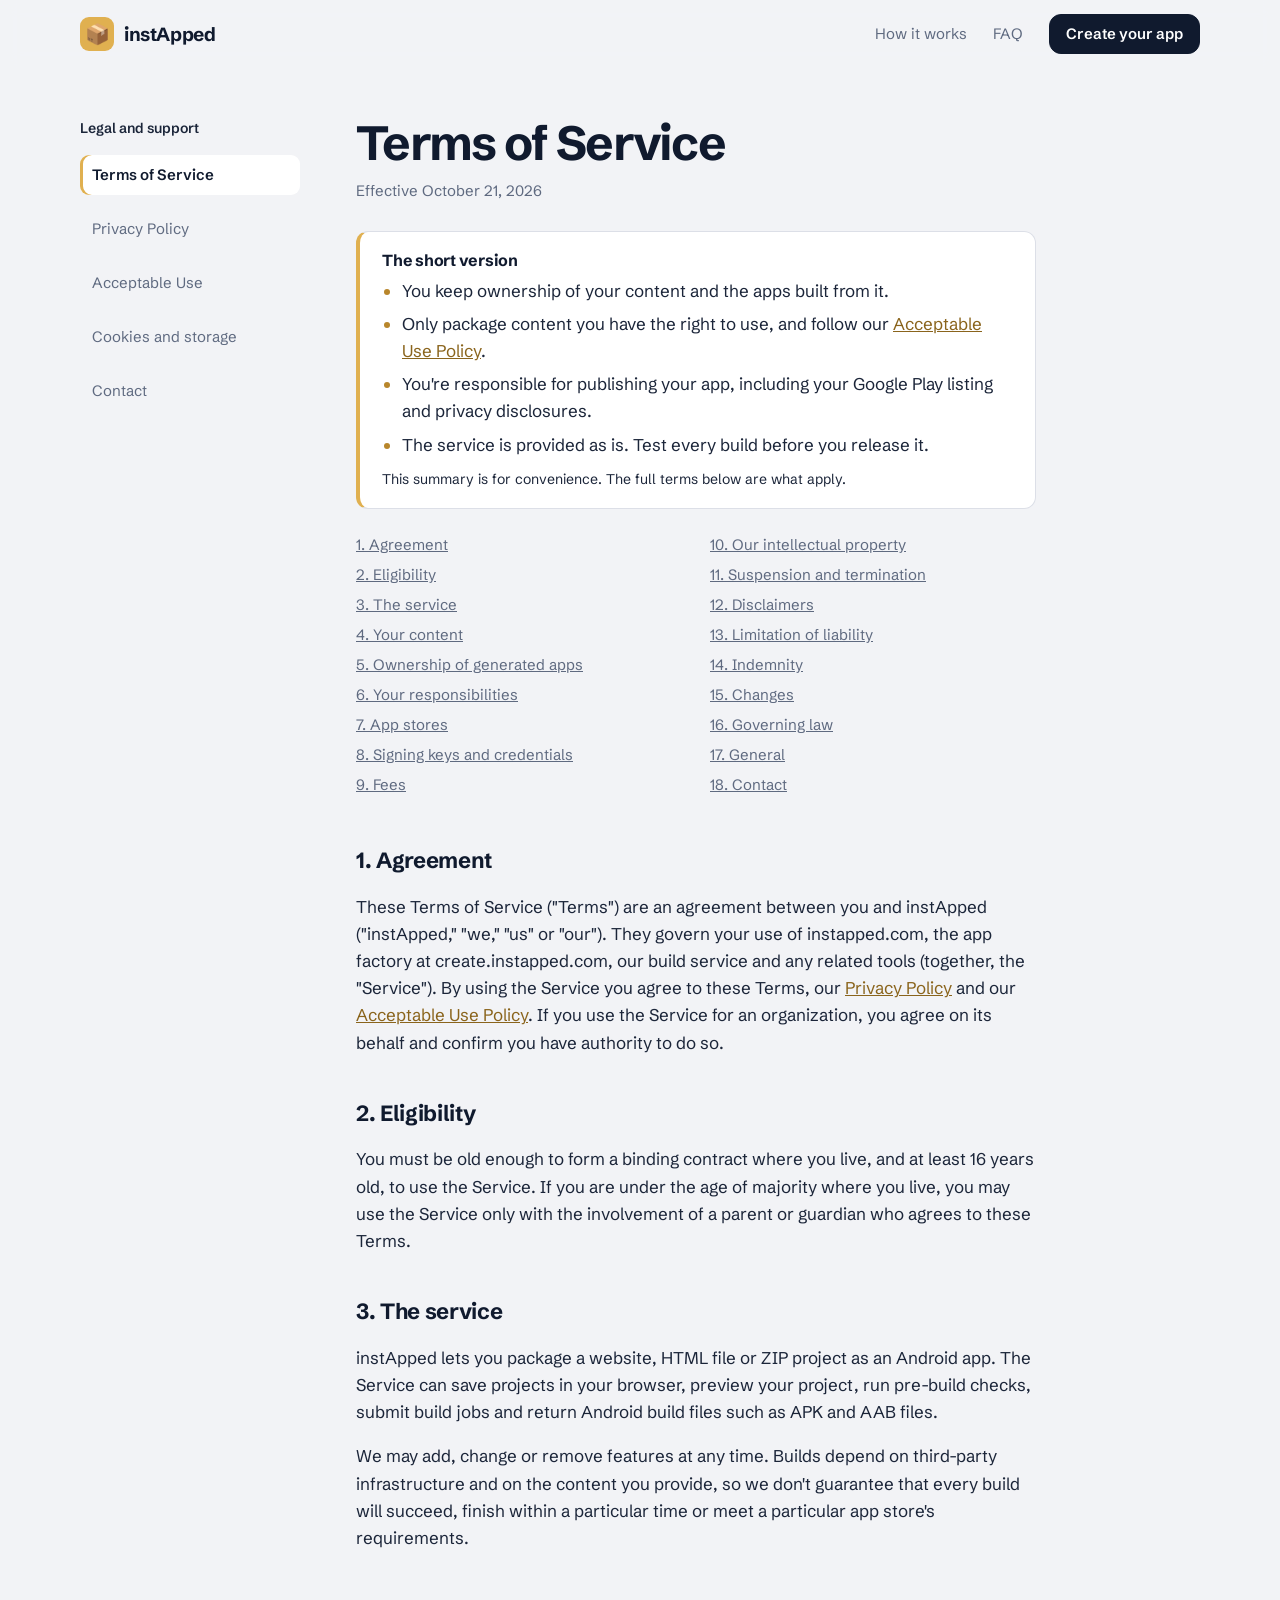
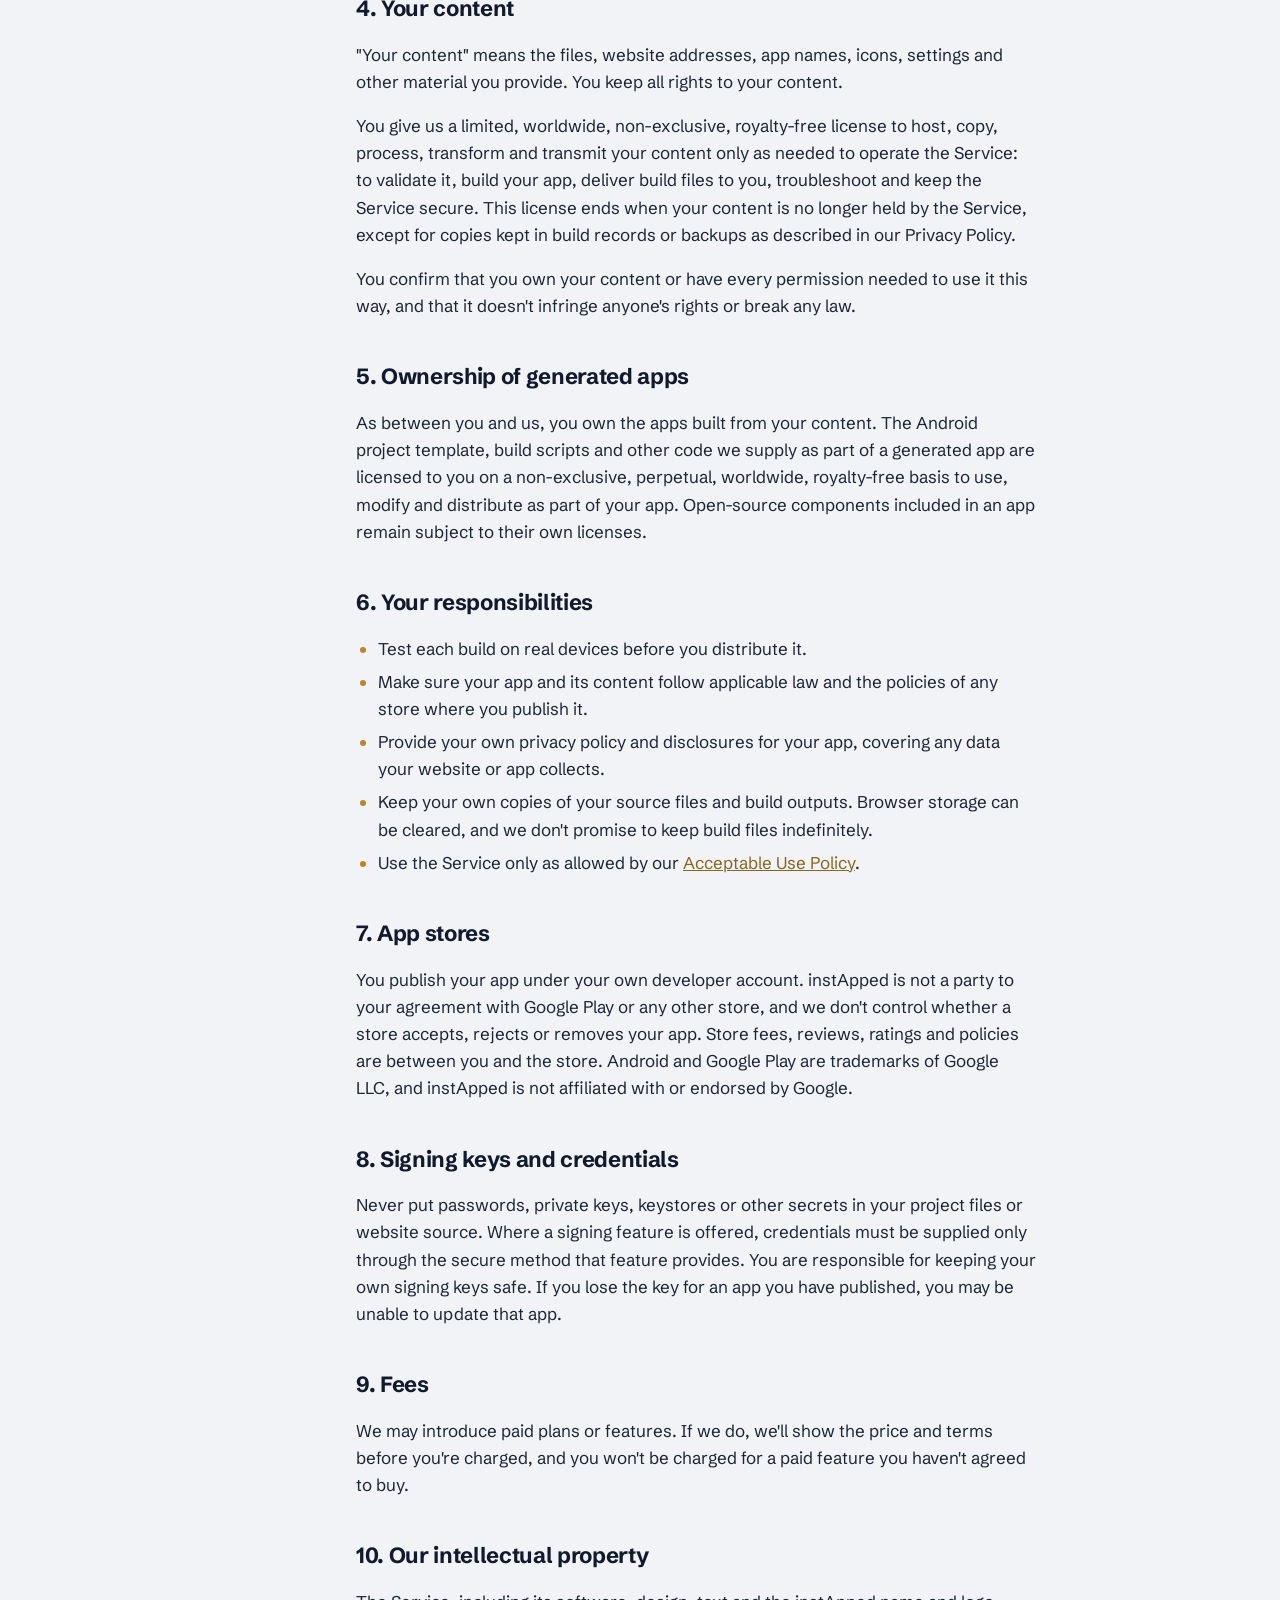
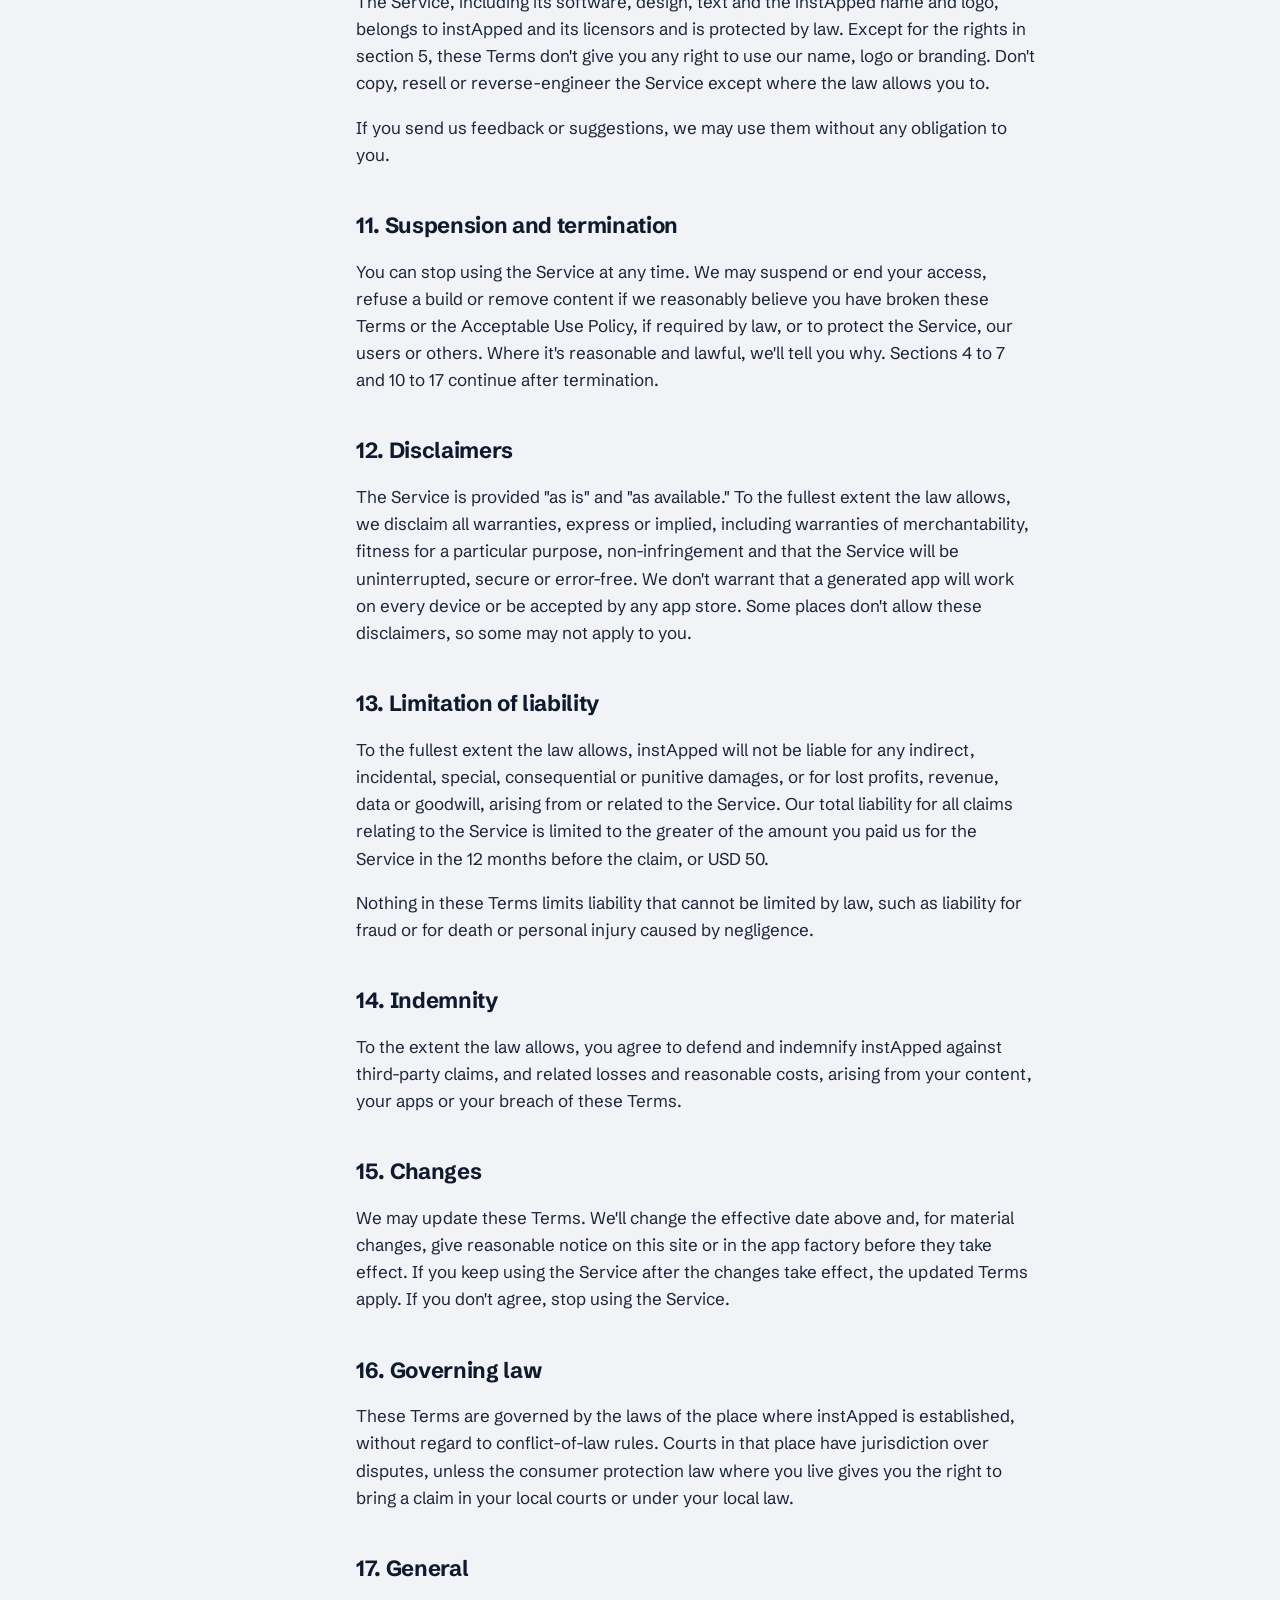
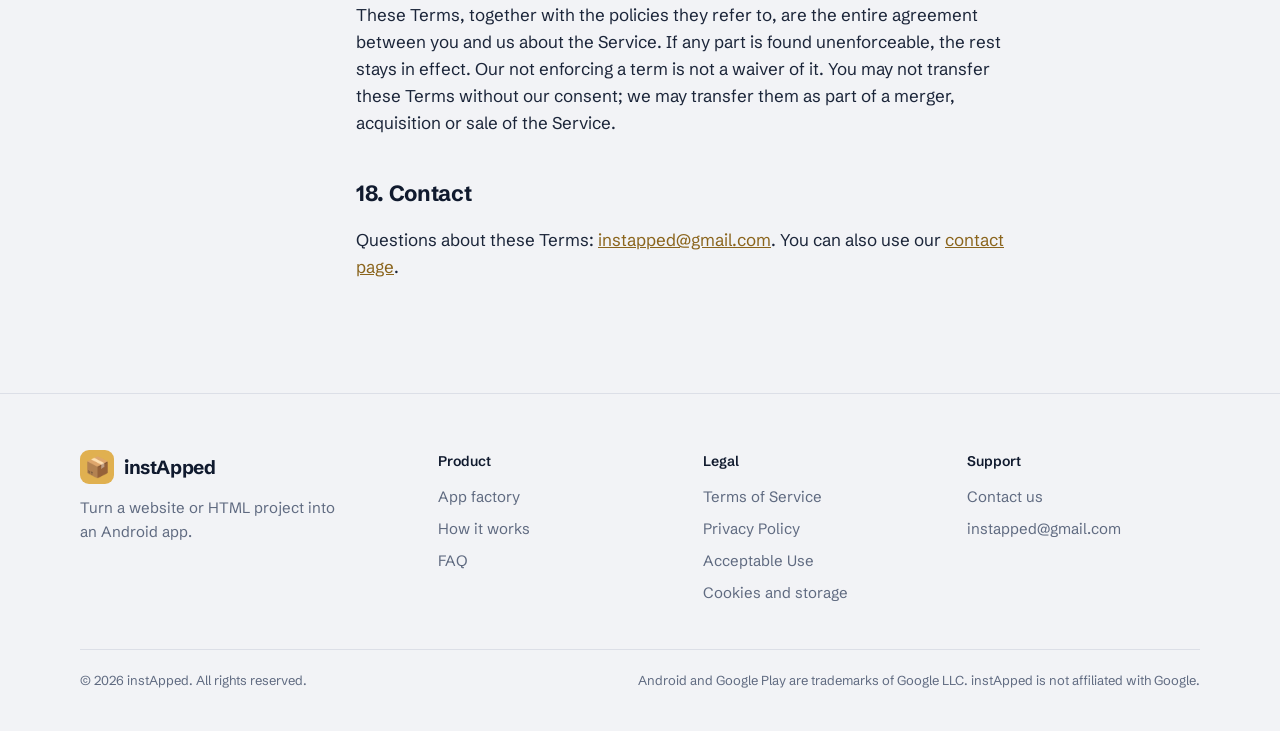
<file: terms.html>
<!doctype html>
<html lang="en">
<head>
<meta charset="utf-8">
<meta name="viewport" content="width=device-width,initial-scale=1,viewport-fit=cover">
<title>Terms of Service — instApped</title>
<meta name="description" content="The terms that apply when you use instApped to create and build Android apps.">
<meta name="theme-color" content="#101a2e">
<meta name="robots" content="index,follow">
<link rel="canonical" href="https://instapped.com/terms.html">
<link rel="icon" href="/assets/favicon.svg" type="image/svg+xml">
<link rel="preconnect" href="https://fonts.googleapis.com">
<link rel="preconnect" href="https://fonts.gstatic.com" crossorigin>
<link href="https://fonts.googleapis.com/css2?family=Schibsted+Grotesk:wght@400;500;600;700;800&display=swap" rel="stylesheet">
<link rel="stylesheet" href="/assets/site.css">
</head>
<body>
<a class="skip" href="#main">Skip to content</a>

<header class="site-head">
  <div class="wrap">
    <a class="brand" href="/" aria-label="instApped home"><span class="logo" aria-hidden="true">📦</span>instApped</a>
    <nav class="site-nav" aria-label="Main">
      <a href="/#how-it-works">How it works</a>
      <a href="/#faq">FAQ</a>
      <a class="btn primary small" href="https://create.instapped.com/">Create your app</a>
    </nav>
  </div>
</header>

<main id="main" class="wrap doc">
  <nav class="doc-nav" aria-label="Policies and support">
    <p>Legal and support</p>
    <ul>
      <li><a href="/terms.html" aria-current="page">Terms of Service</a></li>
      <li><a href="/privacy-policy.html">Privacy Policy</a></li>
      <li><a href="/acceptable-use.html">Acceptable Use</a></li>
      <li><a href="/cookies.html">Cookies and storage</a></li>
      <li><a href="/contact.html">Contact</a></li>
    </ul>
  </nav>
  <article>
<h1>Terms of Service</h1>
<p class="meta">Effective October 21, 2026</p>

<div class="summary">
  <h2>The short version</h2>
  <ul>
    <li>You keep ownership of your content and the apps built from it.</li>
    <li>Only package content you have the right to use, and follow our <a href="/acceptable-use.html">Acceptable Use Policy</a>.</li>
    <li>You're responsible for publishing your app, including your Google Play listing and privacy disclosures.</li>
    <li>The service is provided as is. Test every build before you release it.</li>
  </ul>
  <p style="margin-top:10px;font-size:14px">This summary is for convenience. The full terms below are what apply.</p>
</div>

<ol class="toc">
  <li><a href="#t1">1. Agreement</a></li><li><a href="#t2">2. Eligibility</a></li>
  <li><a href="#t3">3. The service</a></li><li><a href="#t4">4. Your content</a></li>
  <li><a href="#t5">5. Ownership of generated apps</a></li><li><a href="#t6">6. Your responsibilities</a></li>
  <li><a href="#t7">7. App stores</a></li><li><a href="#t8">8. Signing keys and credentials</a></li>
  <li><a href="#t9">9. Fees</a></li><li><a href="#t10">10. Our intellectual property</a></li>
  <li><a href="#t11">11. Suspension and termination</a></li><li><a href="#t12">12. Disclaimers</a></li>
  <li><a href="#t13">13. Limitation of liability</a></li><li><a href="#t14">14. Indemnity</a></li>
  <li><a href="#t15">15. Changes</a></li><li><a href="#t16">16. Governing law</a></li>
  <li><a href="#t17">17. General</a></li><li><a href="#t18">18. Contact</a></li>
</ol>

<h2 id="t1">1. Agreement</h2>
<p>These Terms of Service ("Terms") are an agreement between you and instApped ("instApped," "we," "us" or "our"). They govern your use of instapped.com, the app factory at create.instapped.com, our build service and any related tools (together, the "Service"). By using the Service you agree to these Terms, our <a href="/privacy-policy.html">Privacy Policy</a> and our <a href="/acceptable-use.html">Acceptable Use Policy</a>. If you use the Service for an organization, you agree on its behalf and confirm you have authority to do so.</p>

<h2 id="t2">2. Eligibility</h2>
<p>You must be old enough to form a binding contract where you live, and at least 16 years old, to use the Service. If you are under the age of majority where you live, you may use the Service only with the involvement of a parent or guardian who agrees to these Terms.</p>

<h2 id="t3">3. The service</h2>
<p>instApped lets you package a website, HTML file or ZIP project as an Android app. The Service can save projects in your browser, preview your project, run pre-build checks, submit build jobs and return Android build files such as APK and AAB files.</p>
<p>We may add, change or remove features at any time. Builds depend on third-party infrastructure and on the content you provide, so we don't guarantee that every build will succeed, finish within a particular time or meet a particular app store's requirements.</p>

<h2 id="t4">4. Your content</h2>
<p>"Your content" means the files, website addresses, app names, icons, settings and other material you provide. You keep all rights to your content.</p>
<p>You give us a limited, worldwide, non-exclusive, royalty-free license to host, copy, process, transform and transmit your content only as needed to operate the Service: to validate it, build your app, deliver build files to you, troubleshoot and keep the Service secure. This license ends when your content is no longer held by the Service, except for copies kept in build records or backups as described in our Privacy Policy.</p>
<p>You confirm that you own your content or have every permission needed to use it this way, and that it doesn't infringe anyone's rights or break any law.</p>

<h2 id="t5">5. Ownership of generated apps</h2>
<p>As between you and us, you own the apps built from your content. The Android project template, build scripts and other code we supply as part of a generated app are licensed to you on a non-exclusive, perpetual, worldwide, royalty-free basis to use, modify and distribute as part of your app. Open-source components included in an app remain subject to their own licenses.</p>

<h2 id="t6">6. Your responsibilities</h2>
<ul>
  <li>Test each build on real devices before you distribute it.</li>
  <li>Make sure your app and its content follow applicable law and the policies of any store where you publish it.</li>
  <li>Provide your own privacy policy and disclosures for your app, covering any data your website or app collects.</li>
  <li>Keep your own copies of your source files and build outputs. Browser storage can be cleared, and we don't promise to keep build files indefinitely.</li>
  <li>Use the Service only as allowed by our <a href="/acceptable-use.html">Acceptable Use Policy</a>.</li>
</ul>

<h2 id="t7">7. App stores</h2>
<p>You publish your app under your own developer account. instApped is not a party to your agreement with Google Play or any other store, and we don't control whether a store accepts, rejects or removes your app. Store fees, reviews, ratings and policies are between you and the store. Android and Google Play are trademarks of Google LLC, and instApped is not affiliated with or endorsed by Google.</p>

<h2 id="t8">8. Signing keys and credentials</h2>
<p>Never put passwords, private keys, keystores or other secrets in your project files or website source. Where a signing feature is offered, credentials must be supplied only through the secure method that feature provides. You are responsible for keeping your own signing keys safe. If you lose the key for an app you have published, you may be unable to update that app.</p>

<h2 id="t9">9. Fees</h2>
<p>We may introduce paid plans or features. If we do, we'll show the price and terms before you're charged, and you won't be charged for a paid feature you haven't agreed to buy.</p>

<h2 id="t10">10. Our intellectual property</h2>
<p>The Service, including its software, design, text and the instApped name and logo, belongs to instApped and its licensors and is protected by law. Except for the rights in section 5, these Terms don't give you any right to use our name, logo or branding. Don't copy, resell or reverse-engineer the Service except where the law allows you to.</p>
<p>If you send us feedback or suggestions, we may use them without any obligation to you.</p>

<h2 id="t11">11. Suspension and termination</h2>
<p>You can stop using the Service at any time. We may suspend or end your access, refuse a build or remove content if we reasonably believe you have broken these Terms or the Acceptable Use Policy, if required by law, or to protect the Service, our users or others. Where it's reasonable and lawful, we'll tell you why. Sections 4 to 7 and 10 to 17 continue after termination.</p>

<h2 id="t12">12. Disclaimers</h2>
<p>The Service is provided "as is" and "as available." To the fullest extent the law allows, we disclaim all warranties, express or implied, including warranties of merchantability, fitness for a particular purpose, non-infringement and that the Service will be uninterrupted, secure or error-free. We don't warrant that a generated app will work on every device or be accepted by any app store. Some places don't allow these disclaimers, so some may not apply to you.</p>

<h2 id="t13">13. Limitation of liability</h2>
<p>To the fullest extent the law allows, instApped will not be liable for any indirect, incidental, special, consequential or punitive damages, or for lost profits, revenue, data or goodwill, arising from or related to the Service. Our total liability for all claims relating to the Service is limited to the greater of the amount you paid us for the Service in the 12 months before the claim, or USD 50.</p>
<p>Nothing in these Terms limits liability that cannot be limited by law, such as liability for fraud or for death or personal injury caused by negligence.</p>

<h2 id="t14">14. Indemnity</h2>
<p>To the extent the law allows, you agree to defend and indemnify instApped against third-party claims, and related losses and reasonable costs, arising from your content, your apps or your breach of these Terms.</p>

<h2 id="t15">15. Changes</h2>
<p>We may update these Terms. We'll change the effective date above and, for material changes, give reasonable notice on this site or in the app factory before they take effect. If you keep using the Service after the changes take effect, the updated Terms apply. If you don't agree, stop using the Service.</p>

<h2 id="t16">16. Governing law</h2>
<p>These Terms are governed by the laws of the place where instApped is established, without regard to conflict-of-law rules. Courts in that place have jurisdiction over disputes, unless the consumer protection law where you live gives you the right to bring a claim in your local courts or under your local law.</p>

<h2 id="t17">17. General</h2>
<p>These Terms, together with the policies they refer to, are the entire agreement between you and us about the Service. If any part is found unenforceable, the rest stays in effect. Our not enforcing a term is not a waiver of it. You may not transfer these Terms without our consent; we may transfer them as part of a merger, acquisition or sale of the Service.</p>

<h2 id="t18">18. Contact</h2>
<p>Questions about these Terms: <a href="mailto:instapped@gmail.com?subject=Terms%20of%20Service">instapped@gmail.com</a>. You can also use our <a href="/contact.html">contact page</a>.</p>
  </article>
</main>

<footer class="site-foot">
  <div class="wrap">
    <div class="foot-grid">
      <div class="foot-about">
        <a class="brand" href="/"><span class="logo" aria-hidden="true">📦</span>instApped</a>
        <p>Turn a website or HTML project into an Android app.</p>
      </div>
      <div>
        <h2>Product</h2>
        <ul>
          <li><a href="https://create.instapped.com/">App factory</a></li>
          <li><a href="/#how-it-works">How it works</a></li>
          <li><a href="/#faq">FAQ</a></li>
        </ul>
      </div>
      <div>
        <h2>Legal</h2>
        <ul>
          <li><a href="/terms.html">Terms of Service</a></li>
          <li><a href="/privacy-policy.html">Privacy Policy</a></li>
          <li><a href="/acceptable-use.html">Acceptable Use</a></li>
          <li><a href="/cookies.html">Cookies and storage</a></li>
        </ul>
      </div>
      <div>
        <h2>Support</h2>
        <ul>
          <li><a href="/contact.html">Contact us</a></li>
          <li><a href="mailto:instapped@gmail.com">instapped@gmail.com</a></li>
        </ul>
      </div>
    </div>
    <div class="foot-base">
      <p>© <span data-year>2026</span> instApped. All rights reserved.</p>
      <p>Android and Google Play are trademarks of Google LLC. instApped is not affiliated with Google.</p>
    </div>
  </div>
</footer>

<script>
document.querySelectorAll("[data-year]").forEach(e=>e.textContent=new Date().getFullYear());
const head=document.querySelector(".site-head");
const onScroll=()=>head.classList.toggle("scrolled",scrollY>8);
addEventListener("scroll",onScroll,{passive:true});onScroll();
</script>
</body>
</html>
</file>
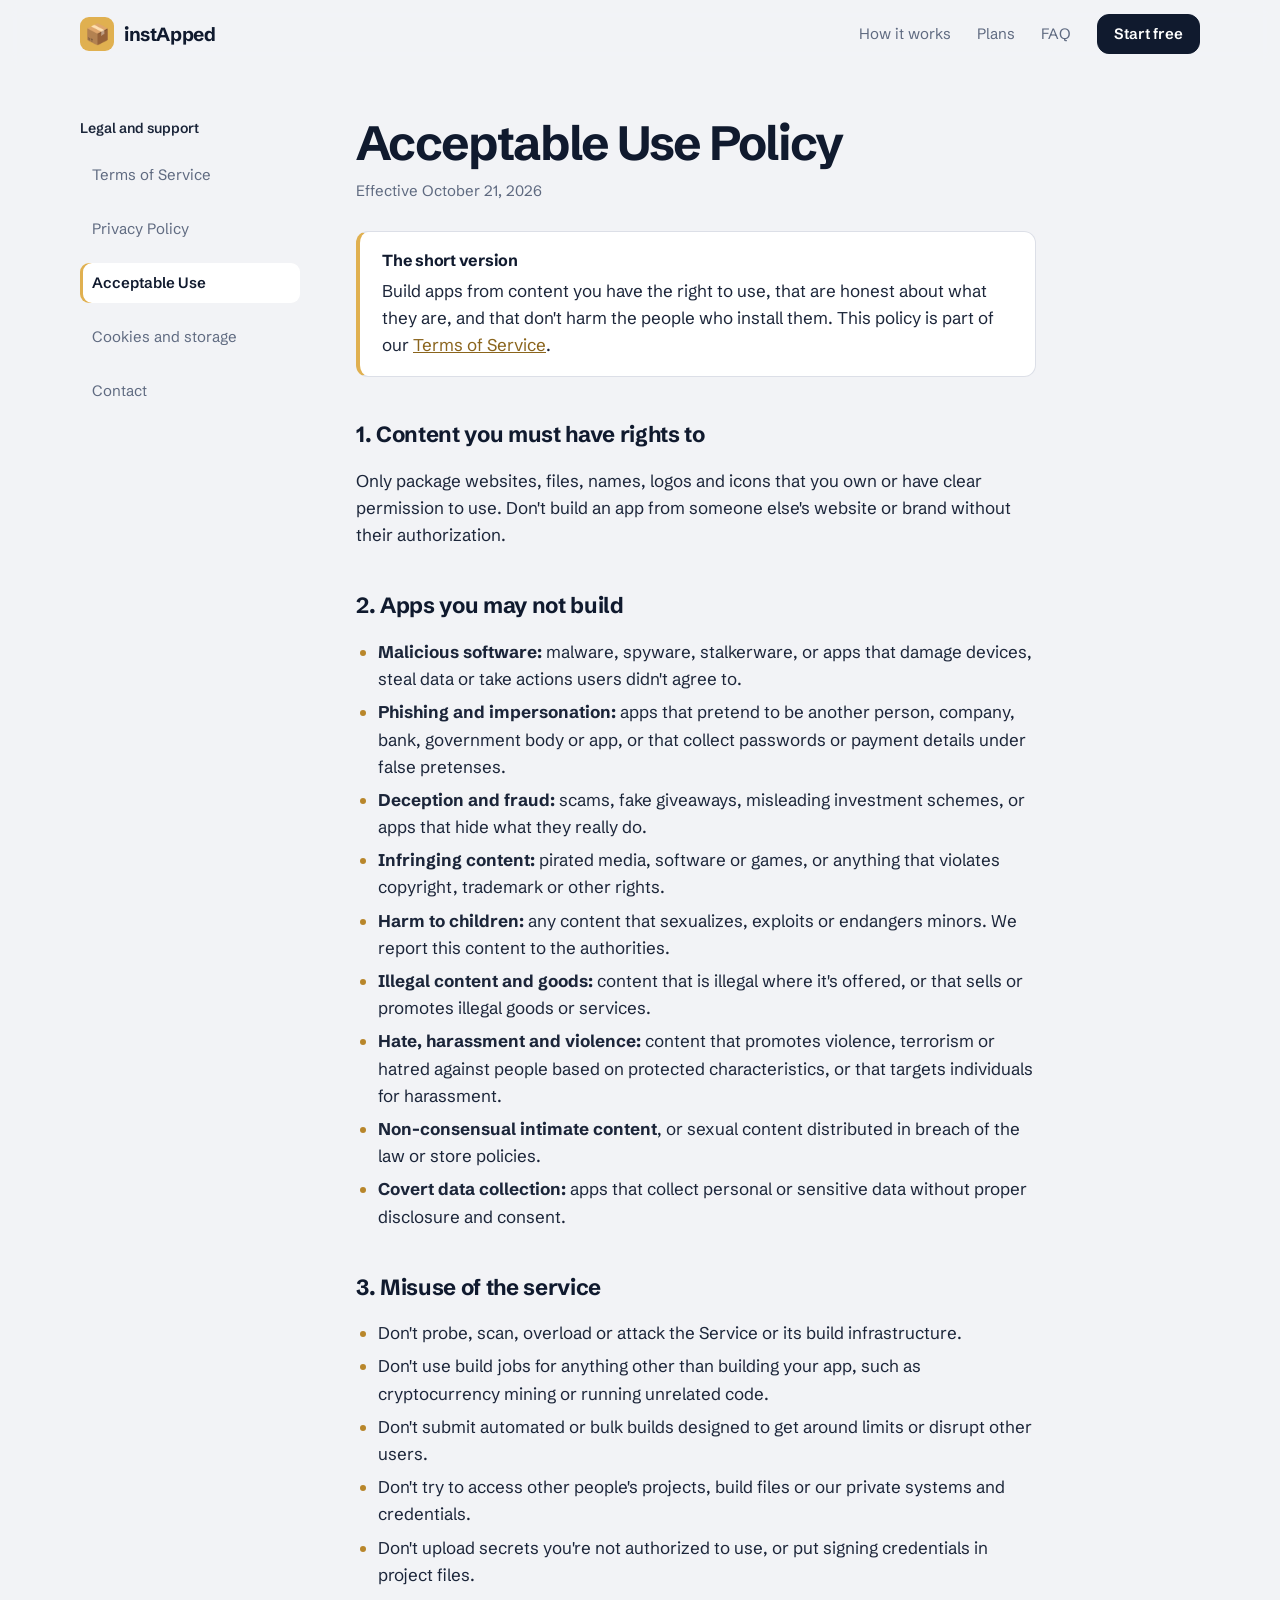
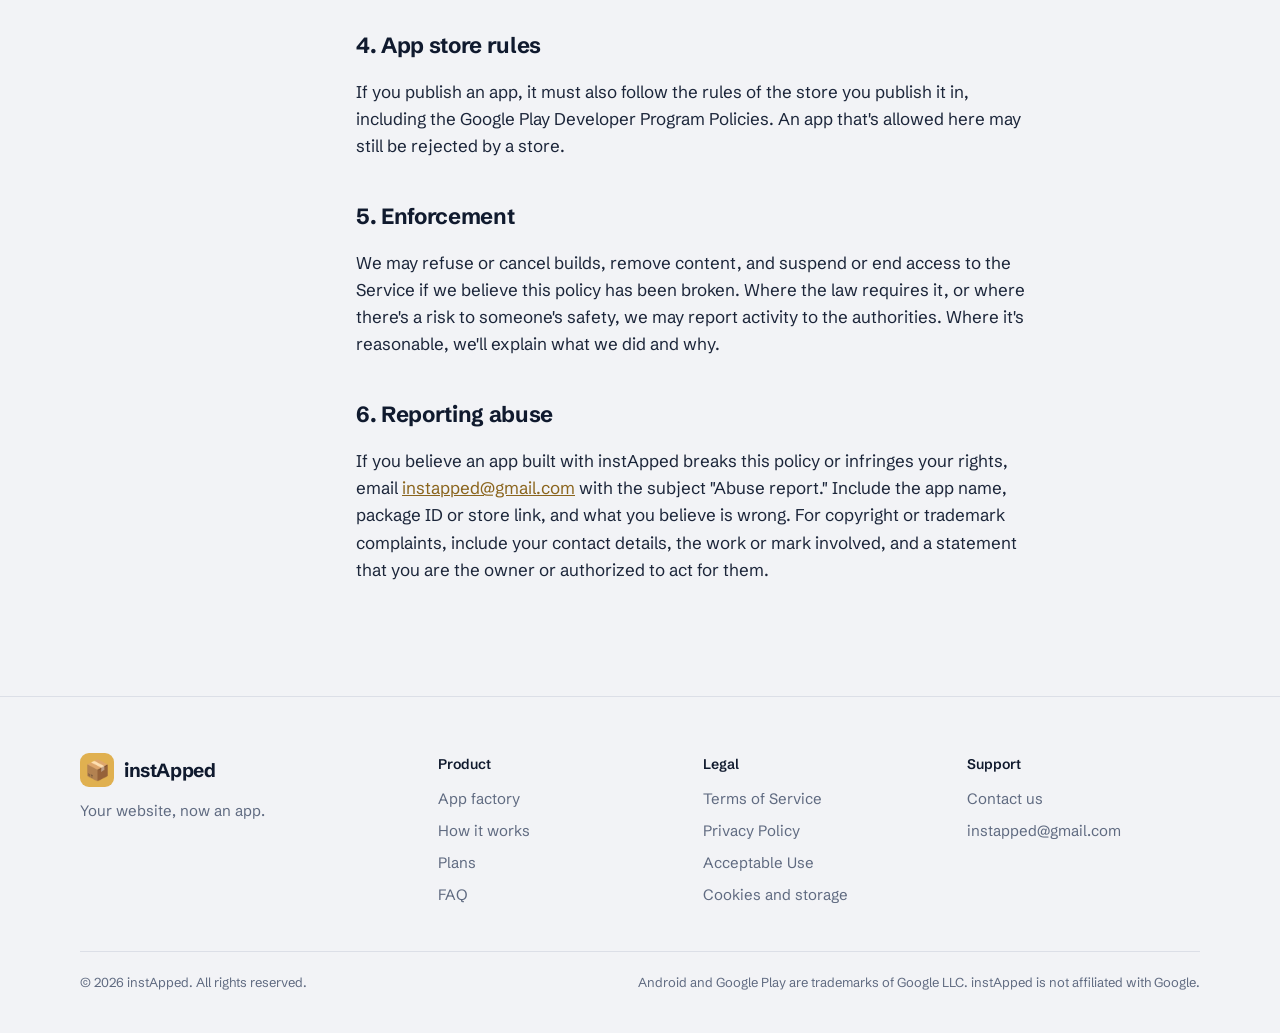
<file: site/acceptable-use.html>
<!doctype html>
<html lang="en">
<head>
<meta charset="utf-8">
<meta name="viewport" content="width=device-width,initial-scale=1,viewport-fit=cover">
<title>Acceptable Use Policy — instApped</title>
<meta name="description" content="What you can and can't build or do with instApped.">
<meta name="theme-color" content="#101a2e">
<meta name="robots" content="index,follow">
<link rel="canonical" href="https://instapped.com/acceptable-use.html">
<link rel="icon" href="/assets/favicon.svg" type="image/svg+xml">
<link rel="preconnect" href="https://fonts.googleapis.com">
<link rel="preconnect" href="https://fonts.gstatic.com" crossorigin>
<link href="https://fonts.googleapis.com/css2?family=Schibsted+Grotesk:wght@400;500;600;700;800&display=swap" rel="stylesheet">
<link rel="stylesheet" href="/assets/site.css">
</head>
<body>
<a class="skip" href="#main">Skip to content</a>

<header class="site-head">
  <div class="wrap">
    <a class="brand" href="/" aria-label="instApped home"><span class="logo" aria-hidden="true">📦</span>instApped</a>
    <nav class="site-nav" aria-label="Main">
      <a href="/#how-it-works">How it works</a>
      <a href="/#plans">Plans</a>
      <a href="/#faq">FAQ</a>
      <a class="btn primary small" href="https://create.instapped.com/">Start free</a>
    </nav>
  </div>
</header>

<main id="main" class="wrap doc">
  <nav class="doc-nav" aria-label="Policies and support">
    <p>Legal and support</p>
    <ul>
      <li><a href="/terms.html">Terms of Service</a></li>
      <li><a href="/privacy-policy.html">Privacy Policy</a></li>
      <li><a href="/acceptable-use.html" aria-current="page">Acceptable Use</a></li>
      <li><a href="/cookies.html">Cookies and storage</a></li>
      <li><a href="/contact.html">Contact</a></li>
    </ul>
  </nav>
  <article>
<h1>Acceptable Use Policy</h1>
<p class="meta">Effective October 21, 2026</p>

<div class="summary">
  <h2>The short version</h2>
  <p>Build apps from content you have the right to use, that are honest about what they are, and that don't harm the people who install them. This policy is part of our <a href="/terms.html">Terms of Service</a>.</p>
</div>

<h2>1. Content you must have rights to</h2>
<p>Only package websites, files, names, logos and icons that you own or have clear permission to use. Don't build an app from someone else's website or brand without their authorization.</p>

<h2>2. Apps you may not build</h2>
<ul>
  <li><strong>Malicious software:</strong> malware, spyware, stalkerware, or apps that damage devices, steal data or take actions users didn't agree to.</li>
  <li><strong>Phishing and impersonation:</strong> apps that pretend to be another person, company, bank, government body or app, or that collect passwords or payment details under false pretenses.</li>
  <li><strong>Deception and fraud:</strong> scams, fake giveaways, misleading investment schemes, or apps that hide what they really do.</li>
  <li><strong>Infringing content:</strong> pirated media, software or games, or anything that violates copyright, trademark or other rights.</li>
  <li><strong>Harm to children:</strong> any content that sexualizes, exploits or endangers minors. We report this content to the authorities.</li>
  <li><strong>Illegal content and goods:</strong> content that is illegal where it's offered, or that sells or promotes illegal goods or services.</li>
  <li><strong>Hate, harassment and violence:</strong> content that promotes violence, terrorism or hatred against people based on protected characteristics, or that targets individuals for harassment.</li>
  <li><strong>Non-consensual intimate content</strong>, or sexual content distributed in breach of the law or store policies.</li>
  <li><strong>Covert data collection:</strong> apps that collect personal or sensitive data without proper disclosure and consent.</li>
</ul>

<h2>3. Misuse of the service</h2>
<ul>
  <li>Don't probe, scan, overload or attack the Service or its build infrastructure.</li>
  <li>Don't use build jobs for anything other than building your app, such as cryptocurrency mining or running unrelated code.</li>
  <li>Don't submit automated or bulk builds designed to get around limits or disrupt other users.</li>
  <li>Don't try to access other people's projects, build files or our private systems and credentials.</li>
  <li>Don't upload secrets you're not authorized to use, or put signing credentials in project files.</li>
</ul>

<h2>4. App store rules</h2>
<p>If you publish an app, it must also follow the rules of the store you publish it in, including the Google Play Developer Program Policies. An app that's allowed here may still be rejected by a store.</p>

<h2>5. Enforcement</h2>
<p>We may refuse or cancel builds, remove content, and suspend or end access to the Service if we believe this policy has been broken. Where the law requires it, or where there's a risk to someone's safety, we may report activity to the authorities. Where it's reasonable, we'll explain what we did and why.</p>

<h2>6. Reporting abuse</h2>
<p>If you believe an app built with instApped breaks this policy or infringes your rights, email <a href="mailto:instapped@gmail.com?subject=Abuse%20report">instapped@gmail.com</a> with the subject "Abuse report." Include the app name, package ID or store link, and what you believe is wrong. For copyright or trademark complaints, include your contact details, the work or mark involved, and a statement that you are the owner or authorized to act for them.</p>
  </article>
</main>

<footer class="site-foot">
  <div class="wrap">
    <div class="foot-grid">
      <div class="foot-about">
        <a class="brand" href="/"><span class="logo" aria-hidden="true">📦</span>instApped</a>
        <p>Your website, now an app.</p>
      </div>
      <div>
        <h2>Product</h2>
        <ul>
          <li><a href="https://create.instapped.com/">App factory</a></li>
          <li><a href="/#how-it-works">How it works</a></li>
          <li><a href="/#plans">Plans</a></li>
          <li><a href="/#faq">FAQ</a></li>
        </ul>
      </div>
      <div>
        <h2>Legal</h2>
        <ul>
          <li><a href="/terms.html">Terms of Service</a></li>
          <li><a href="/privacy-policy.html">Privacy Policy</a></li>
          <li><a href="/acceptable-use.html">Acceptable Use</a></li>
          <li><a href="/cookies.html">Cookies and storage</a></li>
        </ul>
      </div>
      <div>
        <h2>Support</h2>
        <ul>
          <li><a href="/contact.html">Contact us</a></li>
          <li><a href="mailto:instapped@gmail.com">instapped@gmail.com</a></li>
        </ul>
      </div>
    </div>
    <div class="foot-base">
      <p>© <span data-year>2026</span> instApped. All rights reserved.</p>
      <p>Android and Google Play are trademarks of Google LLC. instApped is not affiliated with Google.</p>
    </div>
  </div>
</footer>

<script>
document.querySelectorAll("[data-year]").forEach(e=>e.textContent=new Date().getFullYear());
const head=document.querySelector(".site-head");
const onScroll=()=>head.classList.toggle("scrolled",scrollY>8);
addEventListener("scroll",onScroll,{passive:true});onScroll();
</script>
</body>
</html>
</file>
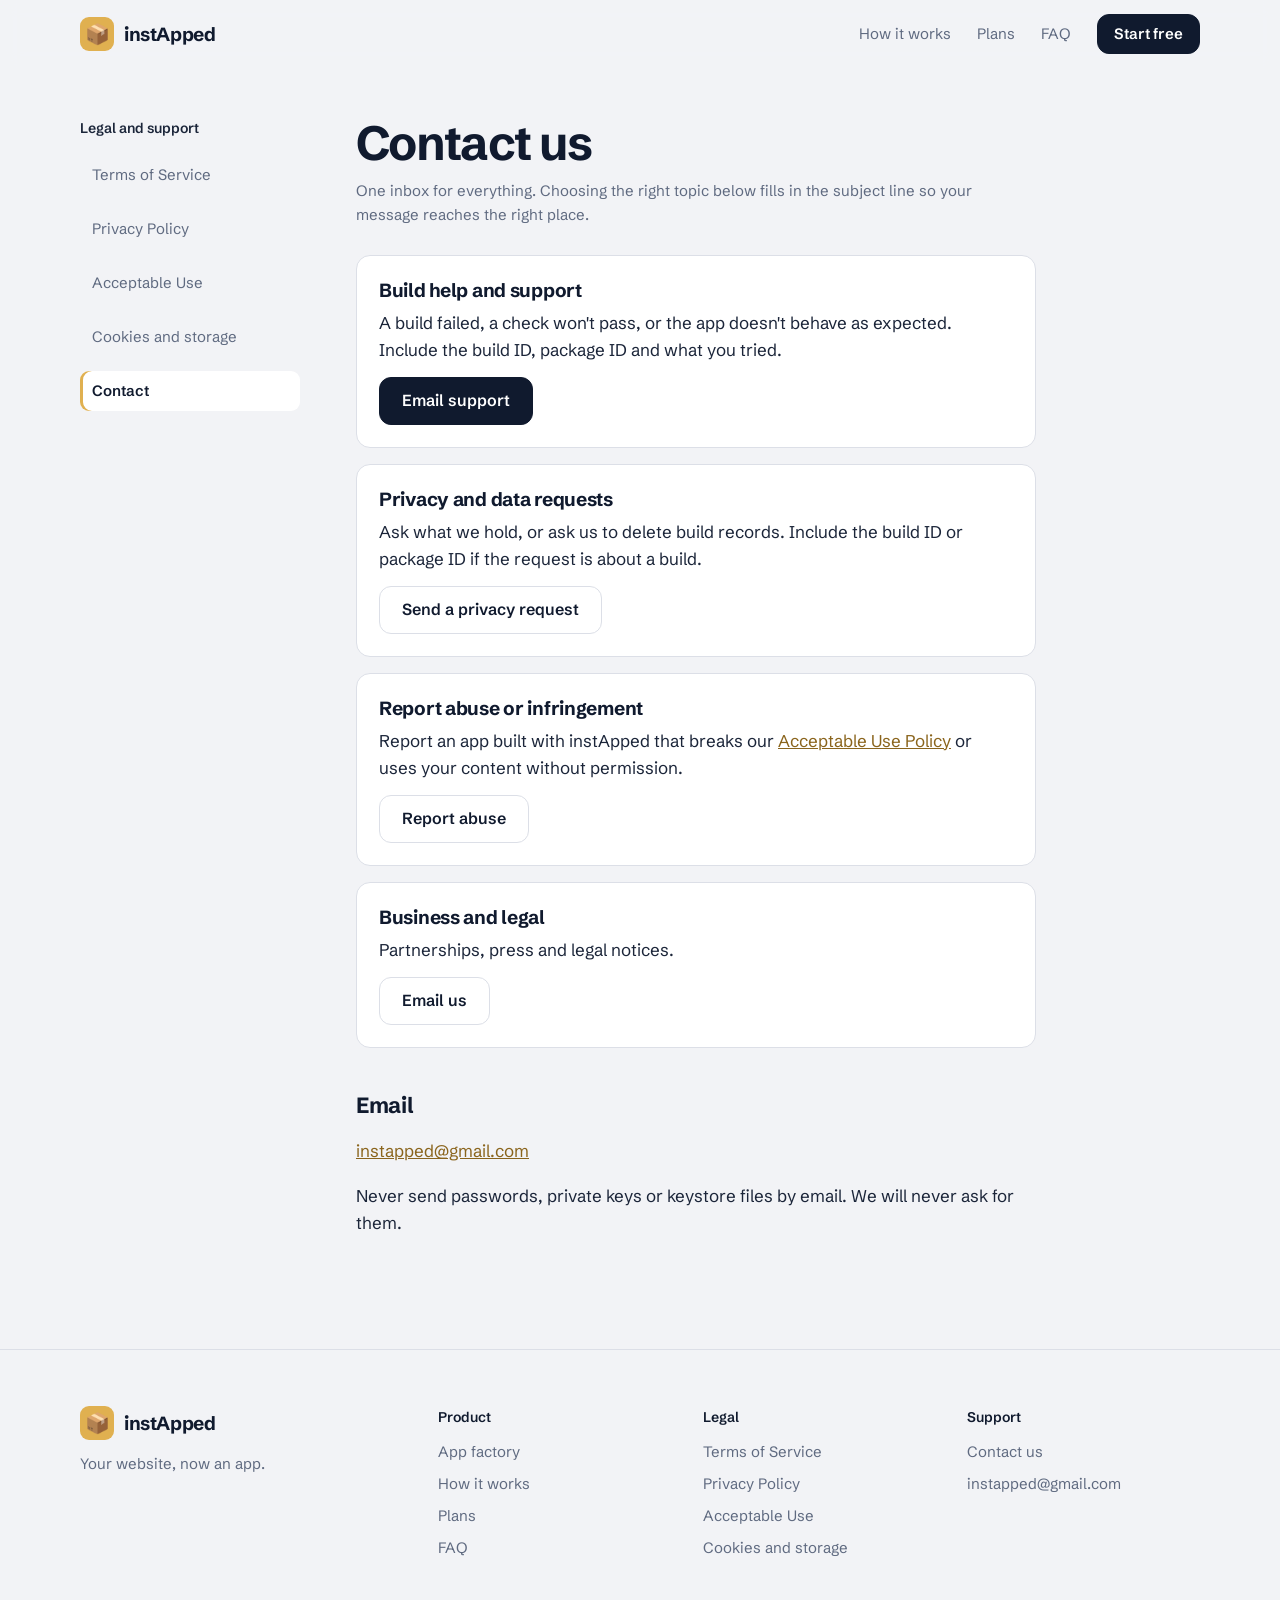
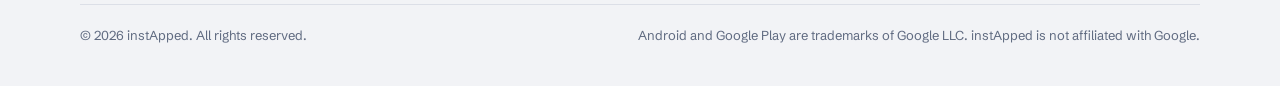
<file: site/contact.html>
<!doctype html>
<html lang="en">
<head>
<meta charset="utf-8">
<meta name="viewport" content="width=device-width,initial-scale=1,viewport-fit=cover">
<title>Contact — instApped</title>
<meta name="description" content="Get help with instApped, send a privacy request or report abuse.">
<meta name="theme-color" content="#101a2e">
<meta name="robots" content="index,follow">
<link rel="canonical" href="https://instapped.com/contact.html">
<link rel="icon" href="/assets/favicon.svg" type="image/svg+xml">
<link rel="preconnect" href="https://fonts.googleapis.com">
<link rel="preconnect" href="https://fonts.gstatic.com" crossorigin>
<link href="https://fonts.googleapis.com/css2?family=Schibsted+Grotesk:wght@400;500;600;700;800&display=swap" rel="stylesheet">
<link rel="stylesheet" href="/assets/site.css">
</head>
<body>
<a class="skip" href="#main">Skip to content</a>

<header class="site-head">
  <div class="wrap">
    <a class="brand" href="/" aria-label="instApped home"><span class="logo" aria-hidden="true">📦</span>instApped</a>
    <nav class="site-nav" aria-label="Main">
      <a href="/#how-it-works">How it works</a>
      <a href="/#plans">Plans</a>
      <a href="/#faq">FAQ</a>
      <a class="btn primary small" href="https://create.instapped.com/">Start free</a>
    </nav>
  </div>
</header>

<main id="main" class="wrap doc">
  <nav class="doc-nav" aria-label="Policies and support">
    <p>Legal and support</p>
    <ul>
      <li><a href="/terms.html">Terms of Service</a></li>
      <li><a href="/privacy-policy.html">Privacy Policy</a></li>
      <li><a href="/acceptable-use.html">Acceptable Use</a></li>
      <li><a href="/cookies.html">Cookies and storage</a></li>
      <li><a href="/contact.html" aria-current="page">Contact</a></li>
    </ul>
  </nav>
  <article>
<h1>Contact us</h1>
<p class="meta">One inbox for everything. Choosing the right topic below fills in the subject line so your message reaches the right place.</p>

<div class="contact-card">
  <h2>Build help and support</h2>
  <p>A build failed, a check won't pass, or the app doesn't behave as expected. Include the build ID, package ID and what you tried.</p>
  <a class="btn primary" href="mailto:instapped@gmail.com?subject=Support%3A%20&body=Build%20ID%3A%0APackage%20ID%3A%0AWhat%20happened%3A%0A">Email support</a>
</div>

<div class="contact-card">
  <h2>Privacy and data requests</h2>
  <p>Ask what we hold, or ask us to delete build records. Include the build ID or package ID if the request is about a build.</p>
  <a class="btn" href="mailto:instapped@gmail.com?subject=Privacy%20request">Send a privacy request</a>
</div>

<div class="contact-card">
  <h2>Report abuse or infringement</h2>
  <p>Report an app built with instApped that breaks our <a href="/acceptable-use.html">Acceptable Use Policy</a> or uses your content without permission.</p>
  <a class="btn" href="mailto:instapped@gmail.com?subject=Abuse%20report&body=App%20name%20or%20store%20link%3A%0APackage%20ID%3A%0AWhat%20is%20wrong%3A%0A">Report abuse</a>
</div>

<div class="contact-card">
  <h2>Business and legal</h2>
  <p>Partnerships, press and legal notices.</p>
  <a class="btn" href="mailto:instapped@gmail.com?subject=Business%20inquiry">Email us</a>
</div>

<h2>Email</h2>
<p><a href="mailto:instapped@gmail.com">instapped@gmail.com</a></p>
<p>Never send passwords, private keys or keystore files by email. We will never ask for them.</p>
  </article>
</main>

<footer class="site-foot">
  <div class="wrap">
    <div class="foot-grid">
      <div class="foot-about">
        <a class="brand" href="/"><span class="logo" aria-hidden="true">📦</span>instApped</a>
        <p>Your website, now an app.</p>
      </div>
      <div>
        <h2>Product</h2>
        <ul>
          <li><a href="https://create.instapped.com/">App factory</a></li>
          <li><a href="/#how-it-works">How it works</a></li>
          <li><a href="/#plans">Plans</a></li>
          <li><a href="/#faq">FAQ</a></li>
        </ul>
      </div>
      <div>
        <h2>Legal</h2>
        <ul>
          <li><a href="/terms.html">Terms of Service</a></li>
          <li><a href="/privacy-policy.html">Privacy Policy</a></li>
          <li><a href="/acceptable-use.html">Acceptable Use</a></li>
          <li><a href="/cookies.html">Cookies and storage</a></li>
        </ul>
      </div>
      <div>
        <h2>Support</h2>
        <ul>
          <li><a href="/contact.html">Contact us</a></li>
          <li><a href="mailto:instapped@gmail.com">instapped@gmail.com</a></li>
        </ul>
      </div>
    </div>
    <div class="foot-base">
      <p>© <span data-year>2026</span> instApped. All rights reserved.</p>
      <p>Android and Google Play are trademarks of Google LLC. instApped is not affiliated with Google.</p>
    </div>
  </div>
</footer>

<script>
document.querySelectorAll("[data-year]").forEach(e=>e.textContent=new Date().getFullYear());
const head=document.querySelector(".site-head");
const onScroll=()=>head.classList.toggle("scrolled",scrollY>8);
addEventListener("scroll",onScroll,{passive:true});onScroll();
</script>
</body>
</html>
</file>
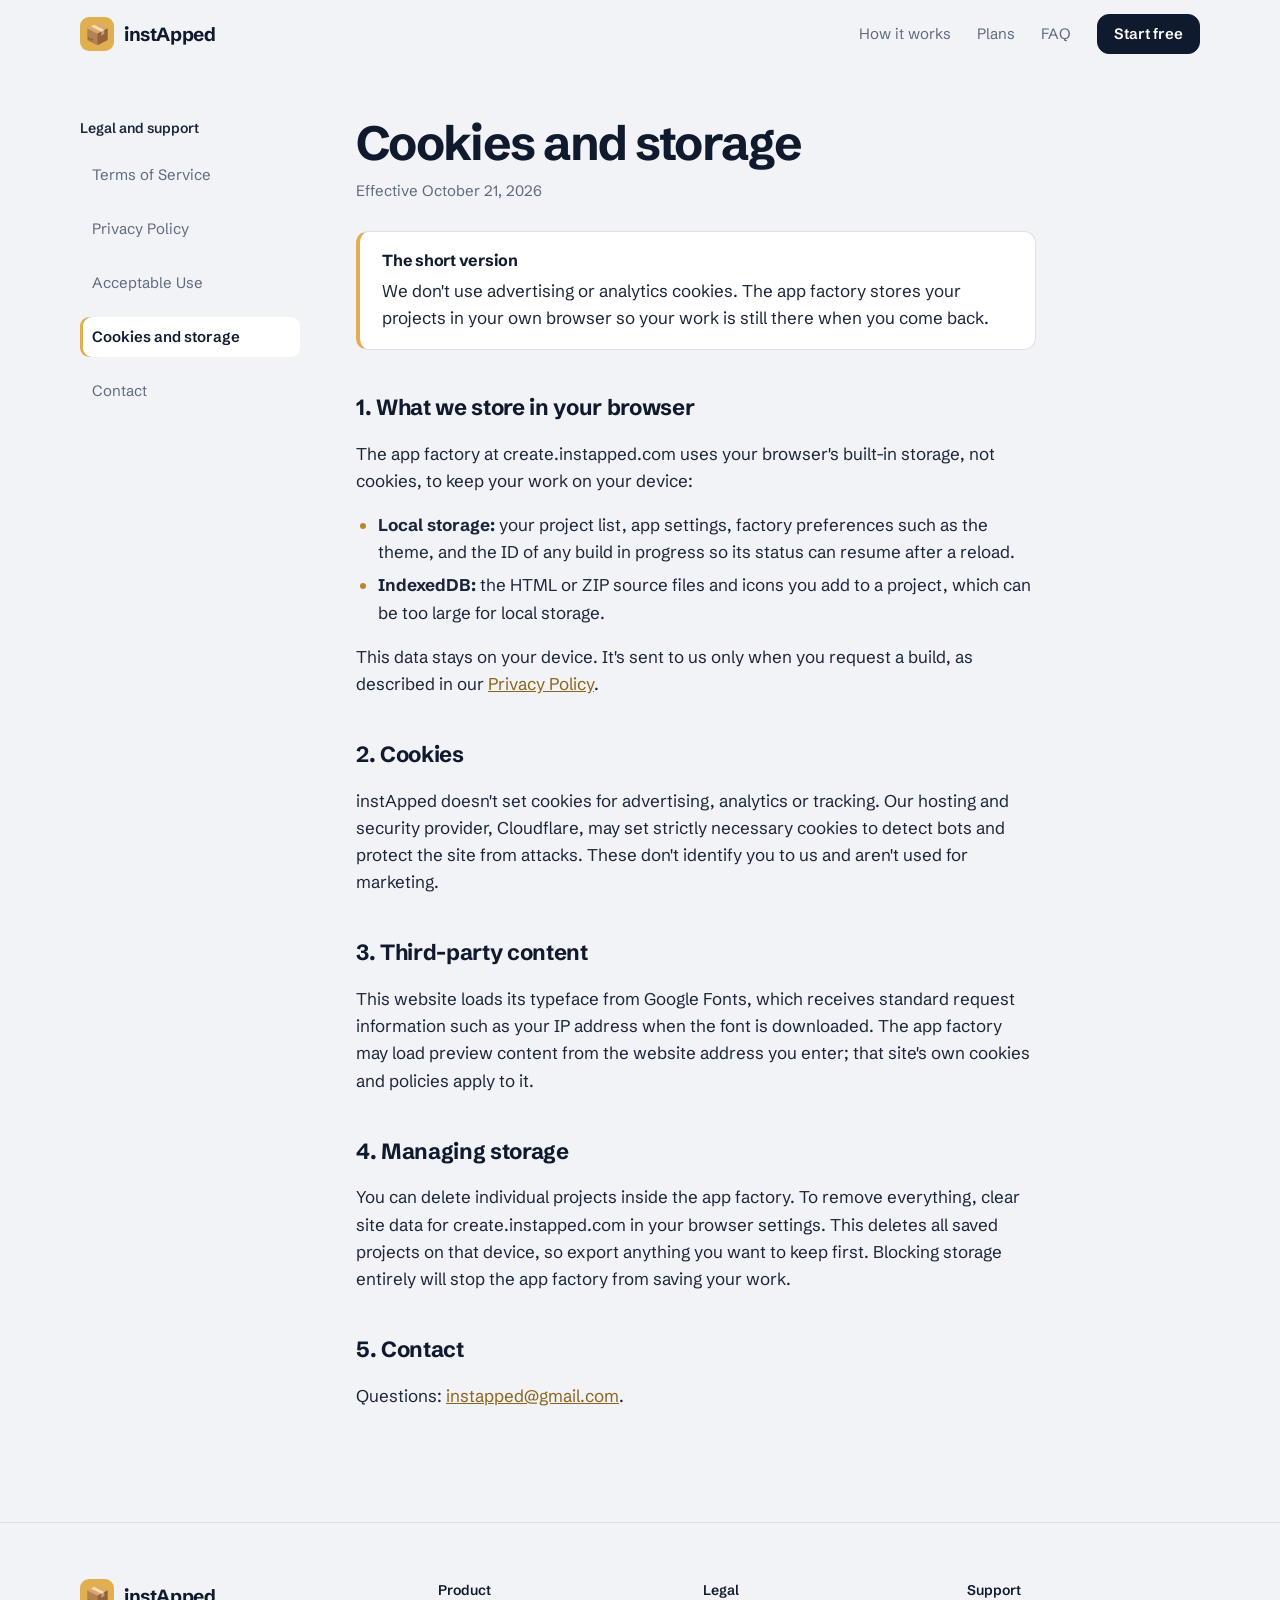
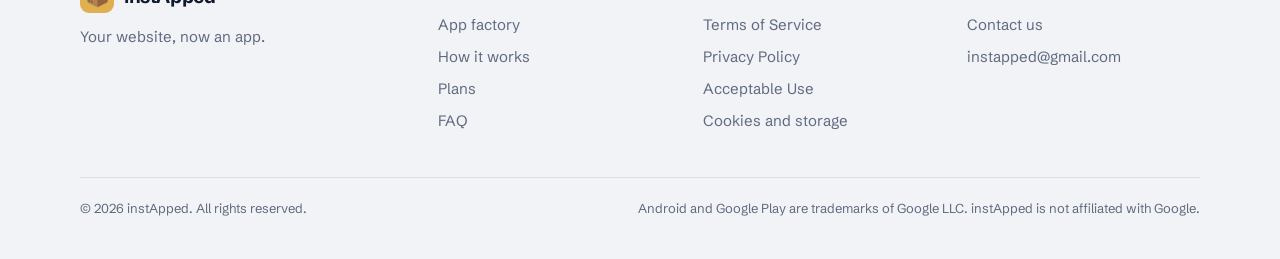
<file: site/cookies.html>
<!doctype html>
<html lang="en">
<head>
<meta charset="utf-8">
<meta name="viewport" content="width=device-width,initial-scale=1,viewport-fit=cover">
<title>Cookies and Storage — instApped</title>
<meta name="description" content="What instApped stores in your browser and why.">
<meta name="theme-color" content="#101a2e">
<meta name="robots" content="index,follow">
<link rel="canonical" href="https://instapped.com/cookies.html">
<link rel="icon" href="/assets/favicon.svg" type="image/svg+xml">
<link rel="preconnect" href="https://fonts.googleapis.com">
<link rel="preconnect" href="https://fonts.gstatic.com" crossorigin>
<link href="https://fonts.googleapis.com/css2?family=Schibsted+Grotesk:wght@400;500;600;700;800&display=swap" rel="stylesheet">
<link rel="stylesheet" href="/assets/site.css">
</head>
<body>
<a class="skip" href="#main">Skip to content</a>

<header class="site-head">
  <div class="wrap">
    <a class="brand" href="/" aria-label="instApped home"><span class="logo" aria-hidden="true">📦</span>instApped</a>
    <nav class="site-nav" aria-label="Main">
      <a href="/#how-it-works">How it works</a>
      <a href="/#plans">Plans</a>
      <a href="/#faq">FAQ</a>
      <a class="btn primary small" href="https://create.instapped.com/">Start free</a>
    </nav>
  </div>
</header>

<main id="main" class="wrap doc">
  <nav class="doc-nav" aria-label="Policies and support">
    <p>Legal and support</p>
    <ul>
      <li><a href="/terms.html">Terms of Service</a></li>
      <li><a href="/privacy-policy.html">Privacy Policy</a></li>
      <li><a href="/acceptable-use.html">Acceptable Use</a></li>
      <li><a href="/cookies.html" aria-current="page">Cookies and storage</a></li>
      <li><a href="/contact.html">Contact</a></li>
    </ul>
  </nav>
  <article>
<h1>Cookies and storage</h1>
<p class="meta">Effective October 21, 2026</p>

<div class="summary">
  <h2>The short version</h2>
  <p>We don't use advertising or analytics cookies. The app factory stores your projects in your own browser so your work is still there when you come back.</p>
</div>

<h2>1. What we store in your browser</h2>
<p>The app factory at create.instapped.com uses your browser's built-in storage, not cookies, to keep your work on your device:</p>
<ul>
  <li><strong>Local storage:</strong> your project list, app settings, factory preferences such as the theme, and the ID of any build in progress so its status can resume after a reload.</li>
  <li><strong>IndexedDB:</strong> the HTML or ZIP source files and icons you add to a project, which can be too large for local storage.</li>
</ul>
<p>This data stays on your device. It's sent to us only when you request a build, as described in our <a href="/privacy-policy.html">Privacy Policy</a>.</p>

<h2>2. Cookies</h2>
<p>instApped doesn't set cookies for advertising, analytics or tracking. Our hosting and security provider, Cloudflare, may set strictly necessary cookies to detect bots and protect the site from attacks. These don't identify you to us and aren't used for marketing.</p>

<h2>3. Third-party content</h2>
<p>This website loads its typeface from Google Fonts, which receives standard request information such as your IP address when the font is downloaded. The app factory may load preview content from the website address you enter; that site's own cookies and policies apply to it.</p>

<h2>4. Managing storage</h2>
<p>You can delete individual projects inside the app factory. To remove everything, clear site data for create.instapped.com in your browser settings. This deletes all saved projects on that device, so export anything you want to keep first. Blocking storage entirely will stop the app factory from saving your work.</p>

<h2>5. Contact</h2>
<p>Questions: <a href="mailto:instapped@gmail.com?subject=Cookies%20and%20storage">instapped@gmail.com</a>.</p>
  </article>
</main>

<footer class="site-foot">
  <div class="wrap">
    <div class="foot-grid">
      <div class="foot-about">
        <a class="brand" href="/"><span class="logo" aria-hidden="true">📦</span>instApped</a>
        <p>Your website, now an app.</p>
      </div>
      <div>
        <h2>Product</h2>
        <ul>
          <li><a href="https://create.instapped.com/">App factory</a></li>
          <li><a href="/#how-it-works">How it works</a></li>
          <li><a href="/#plans">Plans</a></li>
          <li><a href="/#faq">FAQ</a></li>
        </ul>
      </div>
      <div>
        <h2>Legal</h2>
        <ul>
          <li><a href="/terms.html">Terms of Service</a></li>
          <li><a href="/privacy-policy.html">Privacy Policy</a></li>
          <li><a href="/acceptable-use.html">Acceptable Use</a></li>
          <li><a href="/cookies.html">Cookies and storage</a></li>
        </ul>
      </div>
      <div>
        <h2>Support</h2>
        <ul>
          <li><a href="/contact.html">Contact us</a></li>
          <li><a href="mailto:instapped@gmail.com">instapped@gmail.com</a></li>
        </ul>
      </div>
    </div>
    <div class="foot-base">
      <p>© <span data-year>2026</span> instApped. All rights reserved.</p>
      <p>Android and Google Play are trademarks of Google LLC. instApped is not affiliated with Google.</p>
    </div>
  </div>
</footer>

<script>
document.querySelectorAll("[data-year]").forEach(e=>e.textContent=new Date().getFullYear());
const head=document.querySelector(".site-head");
const onScroll=()=>head.classList.toggle("scrolled",scrollY>8);
addEventListener("scroll",onScroll,{passive:true});onScroll();
</script>
</body>
</html>
</file>
<file: assets/site.css>
/* instApped — shared site theme (landing + legal pages)
   Brand: navy #101a2e, gold #e0b050 / #b8862b, box mark on a gold tile.
   Colors follow the factory's light and dark tokens. */

:root{
  --navy:#101a2e;
  --gold:#e0b050;
  --gold-deep:#b8862b;

  --bg:#f2f3f6;
  --surface:#ffffff;
  --surface-2:#e9ebf0;
  --line:#dcdfe7;
  --text:#101a2e;
  --muted:#5f6a80;
  --accent:#8a641c;          /* gold text that passes contrast on light */
  --btn:#101a2e;
  --btn-text:#ffffff;
  --ok:#17724f;
  --slip:#fffaf0;            /* packing slip paper */
  --slip-line:#e6dcc6;
  --shadow:0 1px 2px rgba(16,26,46,.06),0 12px 32px -12px rgba(16,26,46,.18);

  --font:"Schibsted Grotesk",system-ui,-apple-system,"Segoe UI",Roboto,sans-serif;
  --mono:ui-monospace,"SF Mono",Menlo,Consolas,monospace;
  --wrap:1120px;
  color-scheme:light;
}
@media (prefers-color-scheme:dark){
  :root{
    --bg:#0b101d;
    --surface:#141b2d;
    --surface-2:#1c2540;
    --line:#263050;
    --text:#e8ebf3;
    --muted:#9aa5bd;
    --accent:#e0b050;
    --btn:#e0b050;
    --btn-text:#1a1405;
    --ok:#5ccf9e;
    --slip:#f6efdf;
    --slip-line:#e2d6bb;
    --shadow:0 1px 2px rgba(0,0,0,.3),0 20px 50px -20px rgba(0,0,0,.6);
    color-scheme:dark;
  }
}

*{box-sizing:border-box}
html{-webkit-text-size-adjust:100%;scroll-behavior:smooth}
body{margin:0;background:var(--bg);color:var(--text);font:17px/1.6 var(--font);overflow-x:hidden;-webkit-tap-highlight-color:transparent}
img,svg{max-width:100%}
a{color:var(--accent)}
:focus-visible{outline:2px solid var(--gold-deep);outline-offset:3px;border-radius:4px}
.wrap{width:min(var(--wrap),100% - 32px);margin-inline:auto}
.skip{position:absolute;left:-999px;top:8px;background:var(--btn);color:var(--btn-text);padding:8px 14px;border-radius:8px;z-index:100}
.skip:focus{left:16px}

/* Header */
.site-head{position:sticky;top:0;z-index:20;background:color-mix(in srgb,var(--bg) 88%,transparent);backdrop-filter:saturate(1.4) blur(10px);-webkit-backdrop-filter:saturate(1.4) blur(10px);border-bottom:1px solid transparent;transition:border-color .2s}
.site-head.scrolled{border-bottom-color:var(--line)}
.site-head .wrap{display:flex;align-items:center;gap:20px;min-height:68px}
.brand{display:flex;align-items:center;gap:10px;text-decoration:none;color:var(--text);font-weight:700;font-size:19px;letter-spacing:-.02em}
.logo{width:34px;height:34px;border-radius:9px;background:var(--gold);display:grid;place-items:center;font-size:20px;line-height:1;flex:none}
.site-nav{display:flex;gap:26px;margin-left:auto;align-items:center}
.site-nav a{color:var(--muted);text-decoration:none;font-size:15px}
.site-nav a:hover{color:var(--text)}
.site-nav .btn{color:var(--btn-text)}

/* Buttons */
.btn{display:inline-flex;align-items:center;justify-content:center;gap:8px;min-height:48px;padding:12px 22px;border-radius:12px;font:600 16px/1.2 var(--font);text-decoration:none;border:1px solid var(--line);color:var(--text);background:var(--surface);transition:transform .15s,background .15s}
.btn:hover{background:var(--surface-2)}
.btn:active{transform:translateY(1px)}
.btn.primary{background:var(--btn);border-color:var(--btn);color:var(--btn-text)}
.btn.primary:hover{background:color-mix(in srgb,var(--btn) 88%,var(--text))}
.btn.small{min-height:40px;padding:8px 16px;font-size:15px}

/* Footer */
.site-foot{border-top:1px solid var(--line);margin-top:96px;padding:56px 0 40px;font-size:15px;color:var(--muted)}
.foot-grid{display:grid;grid-template-columns:1.4fr repeat(3,1fr);gap:32px}
.foot-grid h2{font-size:14px;font-weight:600;color:var(--text);margin:0 0 12px}
.foot-grid ul{list-style:none;margin:0;padding:0;display:grid;gap:8px}
.foot-grid a{color:var(--muted);text-decoration:none}
.foot-grid a:hover{color:var(--text);text-decoration:underline}
.foot-about p{margin:12px 0 0;max-width:30ch}
.foot-base{display:flex;flex-wrap:wrap;justify-content:space-between;gap:12px;margin-top:44px;padding-top:20px;border-top:1px solid var(--line);font-size:13px}
.foot-base p{margin:0}

/* Legal + support pages */
.doc{display:grid;grid-template-columns:220px minmax(0,1fr);gap:56px;padding-top:48px}
.doc-nav{position:sticky;top:96px;align-self:start}
.doc-nav p{font-size:14px;font-weight:600;margin:0 0 10px}
.doc-nav ul{list-style:none;margin:0;padding:0;display:grid;gap:2px}
.doc-nav a{display:block;padding:8px 12px;border-radius:9px;color:var(--muted);text-decoration:none;font-size:15px}
.doc-nav a:hover{background:var(--surface-2);color:var(--text)}
.doc-nav a[aria-current=page]{background:var(--surface);color:var(--text);font-weight:600;box-shadow:inset 3px 0 0 var(--gold)}
.doc article{max-width:68ch}
.doc h1{font-size:clamp(34px,5vw,48px);line-height:1.08;letter-spacing:-.035em;margin:0 0 10px}
.doc .meta{color:var(--muted);font-size:15px;margin:0 0 28px}
.doc h2{font-size:22px;line-height:1.3;letter-spacing:-.015em;margin:44px 0 10px;scroll-margin-top:96px}
.doc h3{font-size:17px;margin:24px 0 6px}
.doc p,.doc li{color:color-mix(in srgb,var(--text) 86%,var(--muted))}
.doc ul{padding-left:22px}
.doc li{margin:6px 0}
.doc li::marker{color:var(--gold-deep)}
.summary{background:var(--surface);border:1px solid var(--line);border-left:4px solid var(--gold);border-radius:12px;padding:18px 22px;margin:0 0 8px}
.summary h2{margin:0 0 6px;font-size:16px}
.summary ul{margin:0;padding-left:20px}
.summary p{margin:0}
.toc{margin:24px 0 0;padding:0;list-style:none;columns:2;column-gap:28px;font-size:15px}
.toc li{margin:0 0 6px;break-inside:avoid}
.toc a{color:var(--muted)}
.contact-card{background:var(--surface);border:1px solid var(--line);border-radius:14px;padding:22px;margin:16px 0}
.contact-card h2{margin:0 0 6px;font-size:19px}
.contact-card p{margin:0 0 14px}

@media (max-width:860px){
  .site-nav a:not(.btn){display:none}
  .doc{grid-template-columns:1fr;gap:20px;padding-top:24px}
  .doc-nav{position:static;margin:0 -16px;padding:0 16px;overflow-x:auto;scrollbar-width:none}
  .doc-nav p{display:none}
  .doc-nav ul{display:flex;gap:6px;width:max-content}
  .doc-nav a{border:1px solid var(--line);border-radius:99px;padding:7px 14px;white-space:nowrap;font-size:14px}
  .doc-nav a[aria-current=page]{box-shadow:none;border-color:var(--gold-deep)}
  .toc{columns:1}
  .foot-grid{grid-template-columns:1fr 1fr}
  .foot-about{grid-column:1/-1}
}
@media (prefers-reduced-motion:reduce){*,*::before,*::after{animation:none!important;transition:none!important}html{scroll-behavior:auto}}

/* Specificity fixes: keep doc-nav and footer brand out of article/list defaults */
.doc .doc-nav ul{padding:0}
.foot-grid .brand{color:var(--text)}
</file>
<file: test-inputs/sample-site/style.css>
body{font-family:system-ui,sans-serif;padding:2rem}button{padding:.7rem 1rem}
</file>
